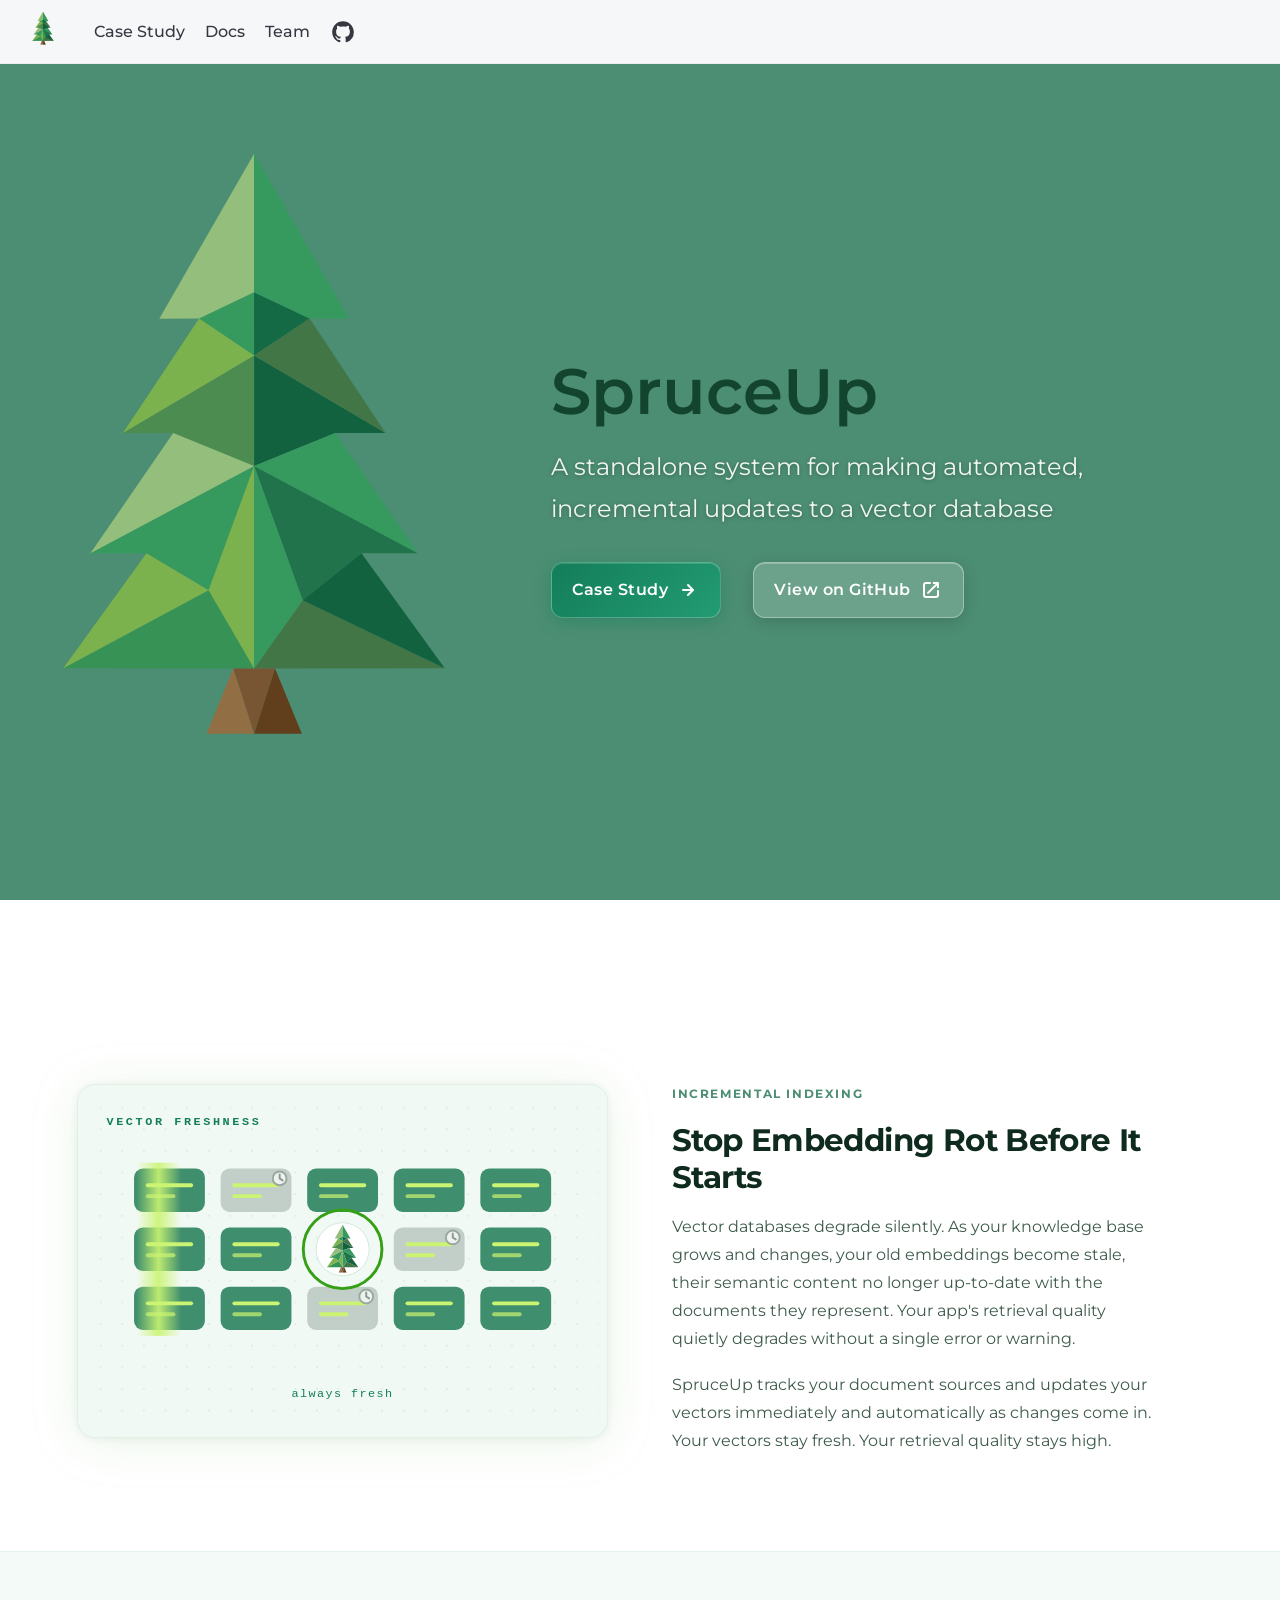
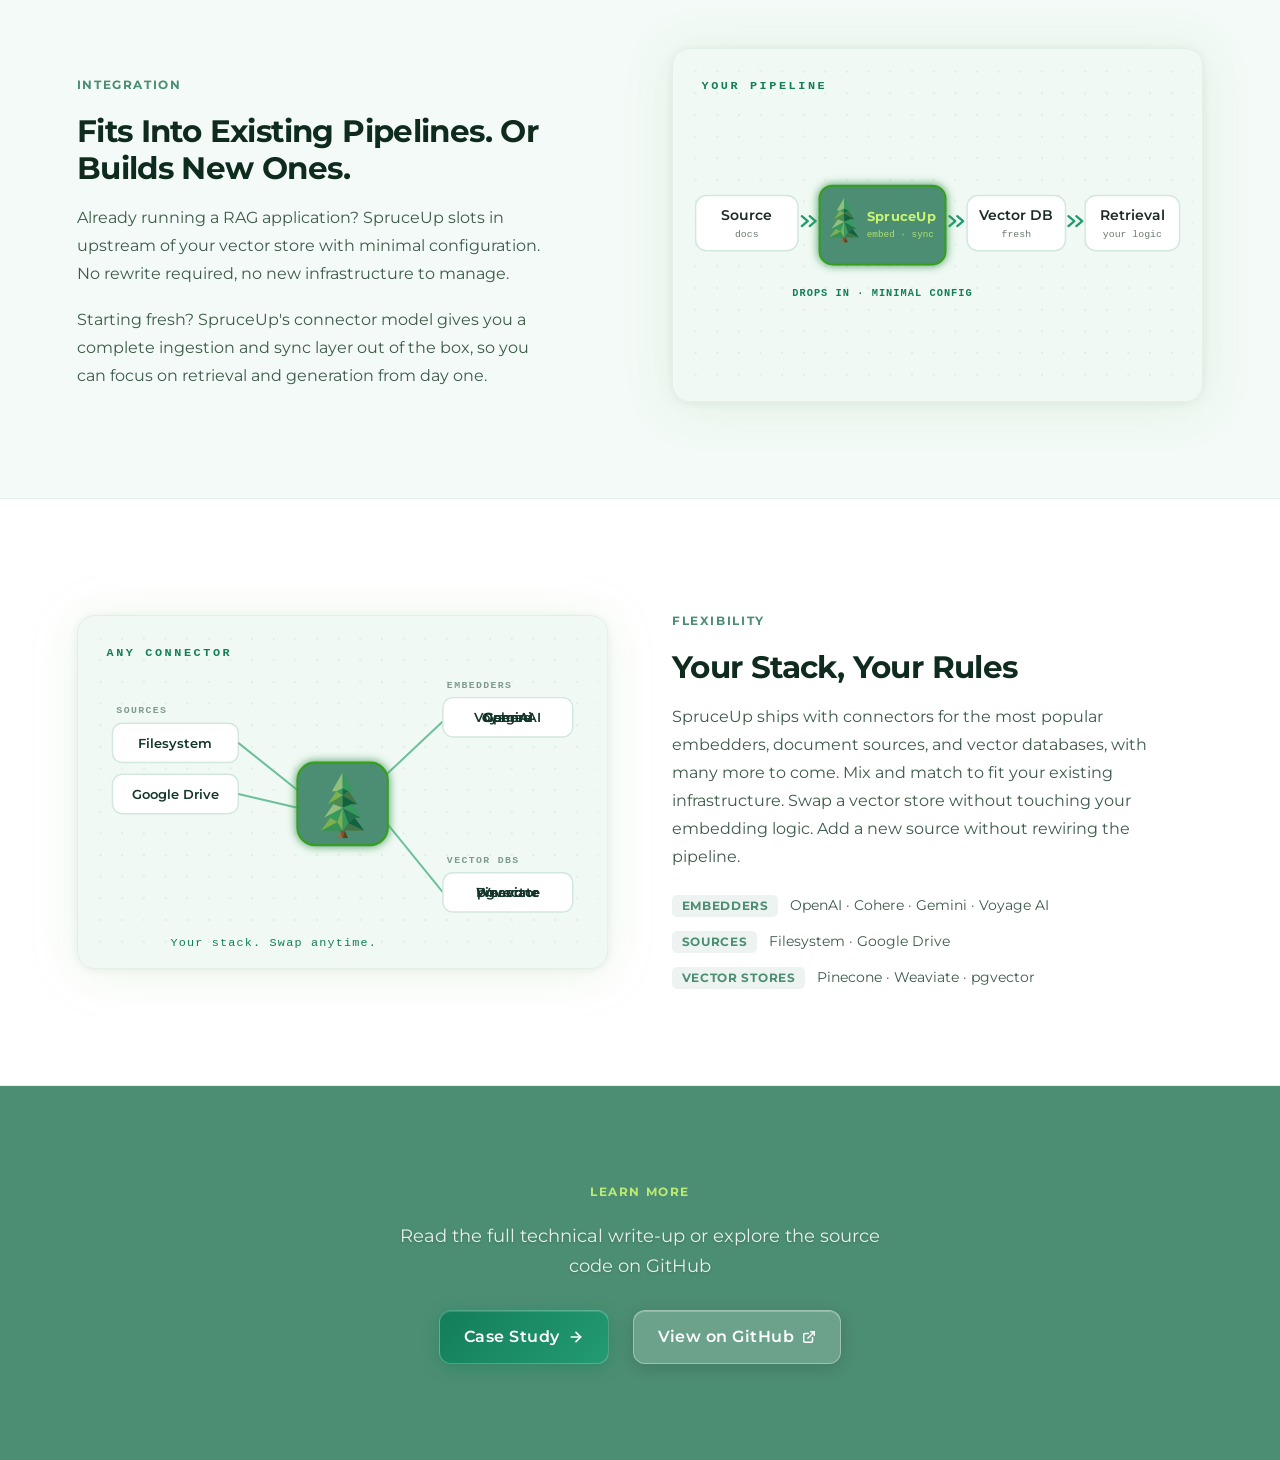
<file: index.html>
<!DOCTYPE html><html lang="en" dir="ltr" data-theme="dark" data-has-hero class="astro-bguv2lll"> <head><meta charset="utf-8"/><meta name="viewport" content="width=device-width, initial-scale=1"/><title>SpruceUp</title><link rel="canonical" href="https://spruceup-ai.github.io/"/><link rel="sitemap" href="/sitemap-index.xml"/><link rel="shortcut icon" href="/spruceup-logo-only-transparent.png" type="image/png"/><meta name="generator" content="Astro v6.4.4"/><meta name="generator" content="Starlight v0.39.3"/><meta property="og:title" content="SpruceUp"/><meta property="og:type" content="article"/><meta property="og:url" content="https://spruceup-ai.github.io/"/><meta property="og:locale" content="en"/><meta property="og:description" content="A standalone system for making automated, incremental updates to a vector database"/><meta property="og:site_name" content="SpruceUp"/><meta name="twitter:card" content="summary_large_image"/><meta name="description" content="A standalone system for making automated, incremental updates to a vector database"/><script>
	document.documentElement.dataset.theme = 'light';
</script><link rel="stylesheet" href="/_astro/print.DNXP8c50.css" media="print"><link rel="stylesheet" href="/_astro/common.BnS0pnOu.css"><script type="module" src="/_astro/page.B_tncCx8.js"></script><link rel="stylesheet" href="/_astro/index.CWJ2dgGS.css"></head> <body class="astro-bguv2lll"> <a href="#_top" class="astro-7q3lir66">Skip to content</a> <div class="page sl-flex astro-vrdttmbt"> <header class="header astro-vrdttmbt"><div class="header astro-3ef6ksr2"> <a href="/" class="logo-link astro-3ef6ksr2" aria-label="SpruceUp home"> <img src="/_astro/spruceup-logo-only-transparent.iL2BIKzi.png" width="1376" height="768" alt="" aria-hidden="true" class="logo-img astro-3ef6ksr2"> </a> <!-- Desktop nav --> <div class="sl-hidden md:sl-flex print:hidden right-group astro-3ef6ksr2"> <nav class="top-nav sl-flex astro-3ef6ksr2" aria-label="Site navigation"> <a href="/case-study/" class="nav-link astro-3ef6ksr2">Case Study</a><a href="/docs/" class="nav-link astro-3ef6ksr2">Docs</a><a href="/team/" class="nav-link astro-3ef6ksr2">Team</a> <a href="https://github.com/SpruceUp-ai/SpruceUp" class="nav-link github-link astro-3ef6ksr2" target="_blank" rel="noopener noreferrer" aria-label="GitHub"> <svg xmlns="http://www.w3.org/2000/svg" width="26" height="26" viewBox="0 0 24 24" fill="currentColor" aria-hidden="true" class="astro-3ef6ksr2"> <path d="M12 2C6.477 2 2 6.484 2 12.017c0 4.425 2.865 8.18 6.839 9.504.5.092.682-.217.682-.483 0-.237-.008-.868-.013-1.703-2.782.605-3.369-1.343-3.369-1.343-.454-1.158-1.11-1.466-1.11-1.466-.908-.62.069-.608.069-.608 1.003.07 1.531 1.032 1.531 1.032.892 1.53 2.341 1.088 2.91.832.092-.647.35-1.088.636-1.338-2.22-.253-4.555-1.113-4.555-4.951 0-1.093.39-1.988 1.029-2.688-.103-.253-.446-1.272.098-2.65 0 0 .84-.27 2.75 1.026A9.564 9.564 0 0112 6.844c.85.004 1.705.115 2.504.337 1.909-1.296 2.747-1.027 2.747-1.027.546 1.379.202 2.398.1 2.651.64.7 1.028 1.595 1.028 2.688 0 3.848-2.339 4.695-4.566 4.943.359.309.678.92.678 1.855 0 1.338-.012 2.419-.012 2.747 0 .268.18.58.688.482A10.019 10.019 0 0022 12.017C22 6.484 17.522 2 12 2z" class="astro-3ef6ksr2"></path> </svg> </a> </nav> </div> <!-- Mobile hamburger --> <details class="mobile-nav md:sl-hidden print:hidden astro-3ef6ksr2"> <summary aria-label="Open navigation menu" class="astro-3ef6ksr2"> <span class="bar astro-3ef6ksr2"></span> <span class="bar astro-3ef6ksr2"></span> <span class="bar astro-3ef6ksr2"></span> </summary> <nav class="mobile-menu astro-3ef6ksr2" aria-label="Mobile navigation"> <a href="/case-study/" class="mobile-nav-link astro-3ef6ksr2">Case Study</a><a href="/docs/" class="mobile-nav-link astro-3ef6ksr2">Docs</a><a href="/team/" class="mobile-nav-link astro-3ef6ksr2">Team</a> <a href="https://github.com/SpruceUp-ai/SpruceUp" class="mobile-nav-link astro-3ef6ksr2" target="_blank" rel="noopener noreferrer"> <svg xmlns="http://www.w3.org/2000/svg" width="18" height="18" viewBox="0 0 24 24" fill="currentColor" aria-hidden="true" class="astro-3ef6ksr2"> <path d="M12 2C6.477 2 2 6.484 2 12.017c0 4.425 2.865 8.18 6.839 9.504.5.092.682-.217.682-.483 0-.237-.008-.868-.013-1.703-2.782.605-3.369-1.343-3.369-1.343-.454-1.158-1.11-1.466-1.11-1.466-.908-.62.069-.608.069-.608 1.003.07 1.531 1.032 1.531 1.032.892 1.53 2.341 1.088 2.91.832.092-.647.35-1.088.636-1.338-2.22-.253-4.555-1.113-4.555-4.951 0-1.093.39-1.988 1.029-2.688-.103-.253-.446-1.272.098-2.65 0 0 .84-.27 2.75 1.026A9.564 9.564 0 0112 6.844c.85.004 1.705.115 2.504.337 1.909-1.296 2.747-1.027 2.747-1.027.546 1.379.202 2.398.1 2.651.64.7 1.028 1.595 1.028 2.688 0 3.848-2.339 4.695-4.566 4.943.359.309.678.92.678 1.855 0 1.338-.012 2.419-.012 2.747 0 .268.18.58.688.482A10.019 10.019 0 0022 12.017C22 6.484 17.522 2 12 2z" class="astro-3ef6ksr2"></path> </svg>
GitHub
</a> </nav> </details> </div> <script type="module">document.addEventListener("click",n=>{const e=document.querySelector(".mobile-nav");e?.open&&!e.contains(n.target)&&(e.open=!1)});</script></header>  <div class="main-frame astro-vrdttmbt">  <script type="module">const a=document.getElementById("starlight__sidebar"),n=a?.querySelector("sl-sidebar-state-persist"),o="sl-sidebar-state",i=()=>{let t=[];const e=n?.dataset.hash||"";try{const s=sessionStorage.getItem(o),r=JSON.parse(s||"{}");Array.isArray(r.open)&&r.hash===e&&(t=r.open)}catch{}return{hash:e,open:t,scroll:a?.scrollTop||0}},c=t=>{try{sessionStorage.setItem(o,JSON.stringify(t))}catch{}},d=()=>c(i()),l=(t,e)=>{const s=i();s.open[e]=t,c(s)};n?.addEventListener("click",t=>{if(!(t.target instanceof Element))return;const e=t.target.closest("summary")?.closest("details");if(!e)return;const s=e.querySelector("sl-sidebar-restore"),r=parseInt(s?.dataset.index||"");isNaN(r)||l(!e.open,r)});addEventListener("visibilitychange",()=>{document.visibilityState==="hidden"&&d()});addEventListener("pageHide",d);</script> <div class="toc-layout astro-2hkjwgzv">  <div class="main-pane astro-2hkjwgzv">  <main data-pagefind-body class="astro-bguv2lll" lang="en" dir="ltr">   <div class="content-panel astro-7nkwcw3z"> <div class="sl-container astro-7nkwcw3z"> <script type="module">"scrollRestoration"in history&&(history.scrollRestoration="manual");window.scrollTo(0,0);</script> <div class="hero astro-bbe6dxrz"> <img src="/_astro/spruceup-logo.BksP7Vha_Z1SMg9h.svg" loading="eager" decoding="async" alt="SpruceUp" width="800" height="800" class="astro-bbe6dxrz">   <div class="sl-flex stack astro-bbe6dxrz"> <div class="sl-flex copy astro-bbe6dxrz"> <h1 id="_top" data-page-title class="astro-bbe6dxrz">SpruceUp</h1>  <div class="tagline astro-bbe6dxrz">A standalone system for making automated, incremental updates to a vector database</div> </div> <div class="sl-flex actions astro-bbe6dxrz"> <a class="sl-link-button not-content primary astro-bbe6dxrz astro-xwgiixxa" href="/case-study/">  Case Study <svg aria-hidden="true" class="astro-xwgiixxa astro-c6vsoqas" width="16" height="16" viewBox="0 0 24 24" fill="currentColor" style="--sl-icon-size: 1.5rem;"><path d="M17.92 11.62a1.001 1.001 0 0 0-.21-.33l-5-5a1.003 1.003 0 1 0-1.42 1.42l3.3 3.29H7a1 1 0 0 0 0 2h7.59l-3.3 3.29a1.002 1.002 0 0 0 .325 1.639 1 1 0 0 0 1.095-.219l5-5a1 1 0 0 0 .21-.33 1 1 0 0 0 0-.76Z"/></svg> </a><a class="sl-link-button not-content minimal astro-bbe6dxrz astro-xwgiixxa" href="https://github.com/SpruceUp-ai/SpruceUp" target="_blank" rel="noopener noreferrer">  View on GitHub <svg aria-hidden="true" class="astro-xwgiixxa astro-c6vsoqas" width="16" height="16" viewBox="0 0 24 24" fill="currentColor" style="--sl-icon-size: 1.5rem;"><path d="M19.33 10.18a1 1 0 0 1-.77 0 1 1 0 0 1-.62-.93l.01-1.83-8.2 8.2a1 1 0 0 1-1.41-1.42l8.2-8.2H14.7a1 1 0 0 1 0-2h4.25a1 1 0 0 1 1 1v4.25a1 1 0 0 1-.62.93Z"/><path d="M11 4a1 1 0 1 1 0 2H7a1 1 0 0 0-1 1v10a1 1 0 0 0 1 1h10a1 1 0 0 0 1-1v-4a1 1 0 1 1 2 0v4a3 3 0 0 1-3 3H7a3 3 0 0 1-3-3V7a3 3 0 0 1 3-3h4Z"/></svg> </a> </div> </div> </div> <div class="sl-markdown-content"> <!-- Shared SVG defs: symbol, pattern, gradient, filter used by all three animations --><svg width="0" height="0" style="position:absolute" aria-hidden="true" class="astro-brwpwakl"> <defs class="astro-brwpwakl"> <symbol id="spruce" viewBox="16.69 7.51 162.17 246.80" class="astro-brwpwakl"> <path d="M 97.776461,66.450208 74.434216,77.68053 97.847257,93.404118 Z" fill="#369a5f" class="astro-brwpwakl"></path> <path d="m 97.776461,66.450208 0.0708,26.95391 23.568579,-15.735991 z" fill="#146a45" class="astro-brwpwakl"></path> <path d="M 97.847257,93.404118 42.036711,126.40469 h 21.398693 l 34.411853,13.98157 z" fill="#4d8c50" class="astro-brwpwakl"></path> <path d="m 97.847257,93.404118 v 46.982142 l 34.444413,-13.98157 h 21.43486 z" fill="#12623f" class="astro-brwpwakl"></path> <path d="M 97.847374,140.38626 28.262082,177.54714 H 52.08375 l 26.372335,15.77706 z" fill="#369a5f" class="astro-brwpwakl"></path> <path d="m 97.847374,140.38626 69.625606,37.16088 H 143.4633 l -25.00354,19.96075 z" fill="#20734a" class="astro-brwpwakl"></path> <path d="M 16.688174,226.49737 78.456085,193.3242 97.837954,226.56437 Z" fill="#369255" class="astro-brwpwakl"></path> <path d="M 178.85887,226.49737 118.45976,197.50789 97.837954,226.56437 Z" fill="#437646" class="astro-brwpwakl"></path> <path d="M 97.837952,226.56437 78.456085,193.3242 97.847374,140.38626 Z" fill="#7cb24d" class="astro-brwpwakl"></path> <path d="M 97.837952,226.56437 118.45976,197.50789 97.847374,140.38626 Z" fill="#369a5f" class="astro-brwpwakl"></path> <path d="M 178.85887,226.49737 143.4633,177.54714 118.45976,197.50789 Z" fill="#12623f" class="astro-brwpwakl"></path> <path d="M 16.688174,226.49737 78.456085,193.3242 52.08375,177.54714 Z" fill="#7cb24d" class="astro-brwpwakl"></path> <path d="M 28.262082,177.54714 97.847374,140.38626 63.435404,126.40469 Z" fill="#94be7b" class="astro-brwpwakl"></path> <path d="M 167.47298,177.54714 132.29167,126.40469 97.847374,140.38626 Z" fill="#369a5f" class="astro-brwpwakl"></path> <path d="M 153.72653,126.40469 121.41587,77.668286 97.847374,93.404017 Z" fill="#437646" class="astro-brwpwakl"></path> <path d="M 42.036711,126.40469 97.847374,93.404017 74.434059,77.680687 Z" fill="#7cb24d" class="astro-brwpwakl"></path> <path d="M 74.434059,77.680687 97.77646,66.450207 97.822577,7.5061232 57.510902,77.766859 Z" fill="#94be7b" class="astro-brwpwakl"></path> <path d="m 121.41584,77.668127 h 16.73619 L 97.822577,7.506123 97.77646,66.450207 Z" fill="#369a5f" class="astro-brwpwakl"></path> <path d="m 77.595025,254.3052 h 20.252346 l -8.86043,-27.74083 z" fill="#926e44" class="astro-brwpwakl"></path> <path d="M 97.847371,254.3052 106.7078,226.56437 H 88.986941 Z" fill="#785633" class="astro-brwpwakl"></path> <path d="m 97.847371,254.3052 8.860429,-27.74083 11.42866,27.74083 z" fill="#623f1c" class="astro-brwpwakl"></path> </symbol> <pattern id="dots" width="22" height="22" patternUnits="userSpaceOnUse" class="astro-brwpwakl"> <circle cx="2" cy="2" r="1.1" fill="#bfe0ce" class="astro-brwpwakl"></circle> </pattern> <linearGradient id="sweepGrad" x1="0" y1="0" x2="1" y2="0" class="astro-brwpwakl"> <stop offset="0" stop-color="#caf471" stop-opacity="0" class="astro-brwpwakl"></stop> <stop offset="0.5" stop-color="#caf471" stop-opacity="0.9" class="astro-brwpwakl"></stop> <stop offset="1" stop-color="#caf471" stop-opacity="0" class="astro-brwpwakl"></stop> </linearGradient> <filter id="softGlow" x="-50%" y="-50%" width="200%" height="200%" class="astro-brwpwakl"> <feGaussianBlur stdDeviation="5" result="b" class="astro-brwpwakl"></feGaussianBlur> <feMerge class="astro-brwpwakl"><feMergeNode in="b" class="astro-brwpwakl"></feMergeNode><feMergeNode in="SourceGraphic" class="astro-brwpwakl"></feMergeNode></feMerge> </filter> </defs> </svg> <div class="features-root astro-brwpwakl"> <!-- ── Section 1: Embedding Rot ─────────────────────────────── --> <section class="fs-section fs-white astro-brwpwakl"> <div class="fs-inner astro-brwpwakl"> <div class="fs-row astro-brwpwakl"> <figure class="fs-visual astro-brwpwakl" aria-hidden="true"> <svg viewBox="0 0 540 360" width="540" height="360" class="ph-img astro-brwpwakl"> <rect width="540" height="360" rx="18" fill="#f1f9f5" class="astro-brwpwakl"></rect> <rect x="10" y="10" width="520" height="340" rx="13" fill="url(#dots)" opacity="0.5" class="astro-brwpwakl"></rect> <rect x="0.5" y="0.5" width="539" height="359" rx="18" fill="none" stroke="#e0efe7" class="astro-brwpwakl"></rect> <text x="30" y="42" style="font-family:'Spline Sans Mono',monospace;font-size:12px;font-weight:600;letter-spacing:.22em;" fill="#137e59" class="astro-brwpwakl">VECTOR FRESHNESS</text> <g class="astro-brwpwakl"> <!-- row 1: stale at col 2 --> <g transform="translate(58,86)" class="astro-brwpwakl"><rect width="72" height="44" rx="9" fill="#3f8f6e" class="astro-brwpwakl"></rect><rect x="12" y="15" width="48" height="4" rx="2" fill="#caf471" class="astro-brwpwakl"></rect><rect x="12" y="26" width="30" height="4" rx="2" fill="#caf471" opacity="0.7" class="astro-brwpwakl"></rect></g> <g transform="translate(146,86)" class="astro-brwpwakl"><rect width="72" height="44" rx="9" fill="#c2cfc8" style="animation:staleCell1 5s ease-in-out infinite" class="astro-brwpwakl"></rect><rect x="12" y="15" width="48" height="4" rx="2" fill="#caf471" style="animation:staleAccent1 5s ease-in-out infinite" class="astro-brwpwakl"></rect><rect x="12" y="26" width="30" height="4" rx="2" fill="#caf471" style="animation:staleAccent1 5s ease-in-out infinite" class="astro-brwpwakl"></rect></g> <g transform="translate(234,86)" class="astro-brwpwakl"><rect width="72" height="44" rx="9" fill="#3f8f6e" class="astro-brwpwakl"></rect><rect x="12" y="15" width="48" height="4" rx="2" fill="#caf471" class="astro-brwpwakl"></rect><rect x="12" y="26" width="30" height="4" rx="2" fill="#caf471" opacity="0.7" class="astro-brwpwakl"></rect></g> <g transform="translate(322,86)" class="astro-brwpwakl"><rect width="72" height="44" rx="9" fill="#3f8f6e" class="astro-brwpwakl"></rect><rect x="12" y="15" width="48" height="4" rx="2" fill="#caf471" class="astro-brwpwakl"></rect><rect x="12" y="26" width="30" height="4" rx="2" fill="#caf471" opacity="0.7" class="astro-brwpwakl"></rect></g> <g transform="translate(410,86)" class="astro-brwpwakl"><rect width="72" height="44" rx="9" fill="#3f8f6e" class="astro-brwpwakl"></rect><rect x="12" y="15" width="48" height="4" rx="2" fill="#caf471" class="astro-brwpwakl"></rect><rect x="12" y="26" width="30" height="4" rx="2" fill="#caf471" opacity="0.7" class="astro-brwpwakl"></rect></g> <!-- row 2: stale at col 4 --> <g transform="translate(58,146)" class="astro-brwpwakl"><rect width="72" height="44" rx="9" fill="#3f8f6e" class="astro-brwpwakl"></rect><rect x="12" y="15" width="48" height="4" rx="2" fill="#caf471" class="astro-brwpwakl"></rect><rect x="12" y="26" width="30" height="4" rx="2" fill="#caf471" opacity="0.7" class="astro-brwpwakl"></rect></g> <g transform="translate(146,146)" class="astro-brwpwakl"><rect width="72" height="44" rx="9" fill="#3f8f6e" class="astro-brwpwakl"></rect><rect x="12" y="15" width="48" height="4" rx="2" fill="#caf471" class="astro-brwpwakl"></rect><rect x="12" y="26" width="30" height="4" rx="2" fill="#caf471" opacity="0.7" class="astro-brwpwakl"></rect></g> <g transform="translate(322,146)" class="astro-brwpwakl"><rect width="72" height="44" rx="9" fill="#c2cfc8" style="animation:staleCell2 5s ease-in-out infinite" class="astro-brwpwakl"></rect><rect x="12" y="15" width="48" height="4" rx="2" fill="#caf471" style="animation:staleAccent2 5s ease-in-out infinite" class="astro-brwpwakl"></rect><rect x="12" y="26" width="30" height="4" rx="2" fill="#caf471" style="animation:staleAccent2 5s ease-in-out infinite" class="astro-brwpwakl"></rect></g> <g transform="translate(410,146)" class="astro-brwpwakl"><rect width="72" height="44" rx="9" fill="#3f8f6e" class="astro-brwpwakl"></rect><rect x="12" y="15" width="48" height="4" rx="2" fill="#caf471" class="astro-brwpwakl"></rect><rect x="12" y="26" width="30" height="4" rx="2" fill="#caf471" opacity="0.7" class="astro-brwpwakl"></rect></g> <!-- row 3: stale at col 3 --> <g transform="translate(58,206)" class="astro-brwpwakl"><rect width="72" height="44" rx="9" fill="#3f8f6e" class="astro-brwpwakl"></rect><rect x="12" y="15" width="48" height="4" rx="2" fill="#caf471" class="astro-brwpwakl"></rect><rect x="12" y="26" width="30" height="4" rx="2" fill="#caf471" opacity="0.7" class="astro-brwpwakl"></rect></g> <g transform="translate(146,206)" class="astro-brwpwakl"><rect width="72" height="44" rx="9" fill="#3f8f6e" class="astro-brwpwakl"></rect><rect x="12" y="15" width="48" height="4" rx="2" fill="#caf471" class="astro-brwpwakl"></rect><rect x="12" y="26" width="30" height="4" rx="2" fill="#caf471" opacity="0.7" class="astro-brwpwakl"></rect></g> <g transform="translate(234,206)" class="astro-brwpwakl"><rect width="72" height="44" rx="9" fill="#c2cfc8" style="animation:staleCell3 5s ease-in-out infinite" class="astro-brwpwakl"></rect><rect x="12" y="15" width="48" height="4" rx="2" fill="#caf471" style="animation:staleAccent3 5s ease-in-out infinite" class="astro-brwpwakl"></rect><rect x="12" y="26" width="30" height="4" rx="2" fill="#caf471" style="animation:staleAccent3 5s ease-in-out infinite" class="astro-brwpwakl"></rect></g> <g transform="translate(322,206)" class="astro-brwpwakl"><rect width="72" height="44" rx="9" fill="#3f8f6e" class="astro-brwpwakl"></rect><rect x="12" y="15" width="48" height="4" rx="2" fill="#caf471" class="astro-brwpwakl"></rect><rect x="12" y="26" width="30" height="4" rx="2" fill="#caf471" opacity="0.7" class="astro-brwpwakl"></rect></g> <g transform="translate(410,206)" class="astro-brwpwakl"><rect width="72" height="44" rx="9" fill="#3f8f6e" class="astro-brwpwakl"></rect><rect x="12" y="15" width="48" height="4" rx="2" fill="#caf471" class="astro-brwpwakl"></rect><rect x="12" y="26" width="30" height="4" rx="2" fill="#caf471" opacity="0.7" class="astro-brwpwakl"></rect></g> </g> <!-- stale clock badges --> <g style="animation:staleClock1 5s ease-in-out infinite" fill="none" stroke="#8a9a90" stroke-width="2" stroke-linecap="round" class="astro-brwpwakl"> <g transform="translate(206,96)" class="astro-brwpwakl"><circle r="7" fill="#eef2ef" stroke="#9aa89f" class="astro-brwpwakl"></circle><path d="M0,-4 L0,0 L3,2" class="astro-brwpwakl"></path></g> </g> <g style="animation:staleClock2 5s ease-in-out infinite" fill="none" stroke="#8a9a90" stroke-width="2" stroke-linecap="round" class="astro-brwpwakl"> <g transform="translate(382,156)" class="astro-brwpwakl"><circle r="7" fill="#eef2ef" stroke="#9aa89f" class="astro-brwpwakl"></circle><path d="M0,-4 L0,0 L3,2" class="astro-brwpwakl"></path></g> </g> <g style="animation:staleClock3 5s ease-in-out infinite" fill="none" stroke="#8a9a90" stroke-width="2" stroke-linecap="round" class="astro-brwpwakl"> <g transform="translate(294,216)" class="astro-brwpwakl"><circle r="7" fill="#eef2ef" stroke="#9aa89f" class="astro-brwpwakl"></circle><path d="M0,-4 L0,0 L3,2" class="astro-brwpwakl"></path></g> </g> <!-- lime refresh sweep --> <rect x="60" y="80" width="46" height="176" fill="url(#sweepGrad)" style="animation:sweepX 5s ease-in-out infinite" class="astro-brwpwakl"></rect> <!-- SpruceUp hub + refresh ring --> <circle cx="270" cy="168" r="40" fill="none" stroke="#35a016" stroke-width="3" style="transform-box:fill-box;transform-origin:center;animation:ring 5s ease-in-out infinite" class="astro-brwpwakl"></circle> <circle cx="270" cy="168" r="27" fill="#ffffff" stroke="#d3e8dd" class="astro-brwpwakl"></circle> <g style="transform-box:fill-box;transform-origin:center;animation:logoPulse 5s ease-in-out infinite" class="astro-brwpwakl"><use href="#spruce" x="254" y="143" width="32" height="49" class="astro-brwpwakl"></use></g> <text x="270" y="318" text-anchor="middle" style="font-family:'Spline Sans Mono',monospace;font-size:12px;font-weight:500;letter-spacing:.12em;" fill="#137e59" class="astro-brwpwakl">always fresh</text> </svg> </figure> <div class="fs-copy astro-brwpwakl"> <p class="fs-eyebrow astro-brwpwakl">Incremental Indexing</p> <h2 class="fs-heading astro-brwpwakl">Stop Embedding Rot Before It Starts</h2> <p class="fs-body astro-brwpwakl">
Vector databases degrade silently. As your knowledge base grows and changes, your old embeddings become
            stale, their semantic content no longer up-to-date with the documents they represent. Your app's retrieval quality quietly degrades without a single error or warning.
</p> <p class="fs-body astro-brwpwakl">
SpruceUp tracks your document sources and updates your vectors immediately and automatically as changes come in. Your vectors stay fresh. Your retrieval quality stays high.
</p> </div> </div> </div> </section> <!-- ── Section 2: RAG Integration ───────────────────────────── --> <section class="fs-section fs-tint astro-brwpwakl"> <div class="fs-inner astro-brwpwakl"> <div class="fs-row fs-row--flip astro-brwpwakl"> <figure class="fs-visual astro-brwpwakl" aria-hidden="true"> <svg viewBox="0 0 540 360" width="540" height="360" class="ph-img astro-brwpwakl"> <rect width="540" height="360" rx="18" fill="#f1f9f5" class="astro-brwpwakl"></rect> <rect x="10" y="10" width="520" height="340" rx="13" fill="url(#dots)" opacity="0.5" class="astro-brwpwakl"></rect> <rect x="0.5" y="0.5" width="539" height="359" rx="18" fill="none" stroke="#e0efe7" class="astro-brwpwakl"></rect> <text x="30" y="42" style="font-family:'Spline Sans Mono',monospace;font-size:12px;font-weight:600;letter-spacing:.22em;" fill="#137e59" class="astro-brwpwakl">YOUR PIPELINE</text> <g style="font-family:'Montserrat',sans-serif" class="astro-brwpwakl"> <rect x="24" y="150" width="104" height="56" rx="11" fill="#ffffff" stroke="#d3e8dd" stroke-width="1.5" class="astro-brwpwakl"></rect> <text x="76" y="175" text-anchor="middle" font-size="14" font-weight="600" fill="#1b2b22" class="astro-brwpwakl">Source</text> <text x="76" y="192" text-anchor="middle" style="font-family:'Spline Sans Mono',monospace" font-size="10" fill="#6a7a70" class="astro-brwpwakl">docs</text> <rect x="300" y="150" width="100" height="56" rx="11" fill="#ffffff" stroke="#d3e8dd" stroke-width="1.5" class="astro-brwpwakl"></rect> <text x="350" y="175" text-anchor="middle" font-size="14" font-weight="600" fill="#1b2b22" class="astro-brwpwakl">Vector DB</text> <text x="350" y="192" text-anchor="middle" style="font-family:'Spline Sans Mono',monospace" font-size="10" fill="#6a7a70" class="astro-brwpwakl">fresh</text> <rect x="420" y="150" width="96" height="56" rx="11" fill="#ffffff" stroke="#d3e8dd" stroke-width="1.5" class="astro-brwpwakl"></rect> <text x="468" y="175" text-anchor="middle" font-size="14" font-weight="600" fill="#1b2b22" class="astro-brwpwakl">Retrieval</text> <text x="468" y="192" text-anchor="middle" style="font-family:'Spline Sans Mono',monospace" font-size="10" fill="#6a7a70" class="astro-brwpwakl">your logic</text> </g> <rect x="150" y="140" width="128" height="80" rx="13" fill="#eaf6ef" stroke="#35a016" stroke-width="1.6" stroke-dasharray="5 5" opacity="0.8" class="astro-brwpwakl"></rect> <polyline points="132,171 138,176 132,181" fill="none" stroke="#239b72" stroke-width="2.4" stroke-linecap="round" stroke-linejoin="round" style="animation:tick 1.2s linear infinite;animation-delay:-0.6s" class="astro-brwpwakl"></polyline> <polyline points="140,171 146,176 140,181" fill="none" stroke="#239b72" stroke-width="2.4" stroke-linecap="round" stroke-linejoin="round" style="animation:tick 1.2s linear infinite;animation-delay:-0.3s" class="astro-brwpwakl"></polyline> <polyline points="282,171 288,176 282,181" fill="none" stroke="#239b72" stroke-width="2.4" stroke-linecap="round" stroke-linejoin="round" style="animation:tick 1.2s linear infinite;animation-delay:-0.6s" class="astro-brwpwakl"></polyline> <polyline points="290,171 296,176 290,181" fill="none" stroke="#239b72" stroke-width="2.4" stroke-linecap="round" stroke-linejoin="round" style="animation:tick 1.2s linear infinite;animation-delay:-0.3s" class="astro-brwpwakl"></polyline> <polyline points="403,171 409,176 403,181" fill="none" stroke="#239b72" stroke-width="2.4" stroke-linecap="round" stroke-linejoin="round" style="animation:tick 1.2s linear infinite;animation-delay:-0.6s" class="astro-brwpwakl"></polyline> <polyline points="411,171 417,176 411,181" fill="none" stroke="#239b72" stroke-width="2.4" stroke-linecap="round" stroke-linejoin="round" style="animation:tick 1.2s linear infinite;animation-delay:-0.3s" class="astro-brwpwakl"></polyline> <g style="transform-box:fill-box;transform-origin:center;animation:dropIn 5.5s ease-in-out infinite" class="astro-brwpwakl"> <rect x="150" y="140" width="128" height="80" rx="13" fill="#4c8e73" stroke="#35a016" stroke-width="2" filter="url(#softGlow)" class="astro-brwpwakl"></rect> <use href="#spruce" x="160" y="152" width="30" height="46" class="astro-brwpwakl"></use> <text x="198" y="176" font-size="13" font-weight="700" style="font-family:'Montserrat',sans-serif" letter-spacing="0.02em" fill="#caf471" class="astro-brwpwakl">SpruceUp</text> <text x="198" y="192" font-size="9.5" style="font-family:'Spline Sans Mono',monospace" fill="#caf471" opacity="0.8" class="astro-brwpwakl">embed · sync</text> </g> <text x="214" y="252" text-anchor="middle" style="font-family:'Spline Sans Mono',monospace;font-size:10.5px;font-weight:600;letter-spacing:.1em;" fill="#137e59" class="astro-brwpwakl">DROPS IN · MINIMAL CONFIG</text> </svg> </figure> <div class="fs-copy astro-brwpwakl"> <p class="fs-eyebrow astro-brwpwakl">Integration</p> <h2 class="fs-heading astro-brwpwakl">Fits Into Existing Pipelines. Or Builds New Ones.</h2> <p class="fs-body astro-brwpwakl">
Already running a RAG application? SpruceUp slots in upstream of your vector store with
            minimal configuration. No rewrite required, no new infrastructure to manage.
</p> <p class="fs-body astro-brwpwakl">
Starting fresh? SpruceUp's connector model gives you a complete
            ingestion and sync layer out of the box, so you can focus on retrieval and generation
            from day one.
</p> </div> </div> </div> </section> <!-- ── Section 3: Ecosystem-Agnostic ────────────────────────── --> <section class="fs-section fs-white astro-brwpwakl"> <div class="fs-inner astro-brwpwakl"> <div class="fs-row astro-brwpwakl"> <figure class="fs-visual astro-brwpwakl" aria-hidden="true"> <svg viewBox="0 0 540 360" width="540" height="360" class="ph-img astro-brwpwakl"> <rect width="540" height="360" rx="18" fill="#f1f9f5" class="astro-brwpwakl"></rect> <rect x="10" y="10" width="520" height="340" rx="13" fill="url(#dots)" opacity="0.5" class="astro-brwpwakl"></rect> <rect x="0.5" y="0.5" width="539" height="359" rx="18" fill="none" stroke="#e0efe7" class="astro-brwpwakl"></rect> <text x="30" y="42" style="font-family:'Spline Sans Mono',monospace;font-size:12px;font-weight:600;letter-spacing:.22em;" fill="#137e59" class="astro-brwpwakl">ANY CONNECTOR</text> <!-- SOURCES --> <text x="40" y="100" style="font-family:'Spline Sans Mono',monospace;font-size:10px;font-weight:600;letter-spacing:.14em;" fill="#7f9b8d" class="astro-brwpwakl">SOURCES</text> <rect x="36" y="110" width="128" height="40" rx="10" fill="#ffffff" stroke="#d3e8dd" stroke-width="1.5" class="astro-brwpwakl"></rect> <text x="100" y="135" text-anchor="middle" font-size="13" font-weight="600" style="font-family:'Montserrat',sans-serif" fill="#14352a" class="astro-brwpwakl">Filesystem</text> <!-- second source appears mid-loop --> <g style="animation:src2Appear 6s ease-in-out infinite" class="astro-brwpwakl"> <rect x="36" y="162" width="128" height="40" rx="10" fill="#ffffff" stroke="#d3e8dd" stroke-width="1.5" class="astro-brwpwakl"></rect> <text x="100" y="187" text-anchor="middle" font-size="13" font-weight="600" style="font-family:'Montserrat',sans-serif" fill="#14352a" class="astro-brwpwakl">Google Drive</text> <line x1="164" y1="182" x2="224" y2="196" stroke="#6cc09a" stroke-width="2" class="astro-brwpwakl"></line> </g> <!-- connection lines --> <line x1="164" y1="130" x2="224" y2="178" stroke="#6cc09a" stroke-width="2" style="animation:linePulse 2.2s ease-in-out infinite" class="astro-brwpwakl"></line> <line x1="372" y1="108" x2="304" y2="172" stroke="#6cc09a" stroke-width="2" style="animation:linePulse 2.2s ease-in-out infinite;animation-delay:-0.7s" class="astro-brwpwakl"></line> <line x1="372" y1="282" x2="312" y2="208" stroke="#6cc09a" stroke-width="2" style="animation:linePulse 2.2s ease-in-out infinite;animation-delay:-1.4s" class="astro-brwpwakl"></line> <!-- hub --> <g style="transform-box:fill-box;transform-origin:center;animation:logoPulse 6s ease-in-out infinite" class="astro-brwpwakl"> <rect x="224" y="150" width="92" height="84" rx="18" fill="#4c8e73" stroke="#35a016" stroke-width="2" filter="url(#softGlow)" class="astro-brwpwakl"></rect> <use href="#spruce" x="248" y="160" width="44" height="67" class="astro-brwpwakl"></use> </g> <!-- EMBEDDERS --> <text x="376" y="74" style="font-family:'Spline Sans Mono',monospace;font-size:10px;font-weight:600;letter-spacing:.14em;" fill="#7f9b8d" class="astro-brwpwakl">EMBEDDERS</text> <rect x="372" y="84" width="132" height="40" rx="10" fill="#ffffff" stroke="#d3e8dd" stroke-width="1.5" class="astro-brwpwakl"></rect> <g style="font-family:'Montserrat',sans-serif;font-size:13px;font-weight:600" fill="#14352a" text-anchor="middle" class="astro-brwpwakl"> <text x="438" y="109" style="animation:swap4 6s ease-in-out infinite" class="astro-brwpwakl">OpenAI</text> <text x="438" y="109" style="animation:swap4 6s ease-in-out infinite;animation-delay:-1.5s" class="astro-brwpwakl">Cohere</text> <text x="438" y="109" style="animation:swap4 6s ease-in-out infinite;animation-delay:-3s" class="astro-brwpwakl">Gemini</text> <text x="438" y="109" style="animation:swap4 6s ease-in-out infinite;animation-delay:-4.5s" class="astro-brwpwakl">Voyage AI</text> </g> <!-- VECTOR DBS --> <text x="376" y="252" style="font-family:'Spline Sans Mono',monospace;font-size:10px;font-weight:600;letter-spacing:.14em;" fill="#7f9b8d" class="astro-brwpwakl">VECTOR DBS</text> <rect x="372" y="262" width="132" height="40" rx="10" fill="#ffffff" stroke="#d3e8dd" stroke-width="1.5" class="astro-brwpwakl"></rect> <g style="font-family:'Montserrat',sans-serif;font-size:13px;font-weight:600" fill="#14352a" text-anchor="middle" class="astro-brwpwakl"> <text x="438" y="287" style="animation:swap3 6s ease-in-out infinite" class="astro-brwpwakl">Pinecone</text> <text x="438" y="287" style="animation:swap3 6s ease-in-out infinite;animation-delay:-2s" class="astro-brwpwakl">Weaviate</text> <text x="438" y="287" style="animation:swap3 6s ease-in-out infinite;animation-delay:-4s" class="astro-brwpwakl">pgvector</text> </g> <text x="200" y="336" text-anchor="middle" style="font-family:'Spline Sans Mono',monospace;font-size:12px;font-weight:500;letter-spacing:.1em;" fill="#137e59" class="astro-brwpwakl">Your stack. Swap anytime.</text> </svg> </figure> <div class="fs-copy astro-brwpwakl"> <p class="fs-eyebrow astro-brwpwakl">Flexibility</p> <h2 class="fs-heading astro-brwpwakl">Your Stack, Your Rules</h2> <p class="fs-body astro-brwpwakl">
SpruceUp ships with connectors for the most popular embedders, document sources, and vector
            databases, with many more to come. Mix and match to fit your existing infrastructure. Swap a vector store
            without touching your embedding logic. Add a new source without rewiring the pipeline.
</p> <ul class="fs-connector-list astro-brwpwakl"> <li class="astro-brwpwakl"> <span class="cl-label astro-brwpwakl">Embedders</span>
OpenAI · Cohere · Gemini · Voyage AI
</li> <li class="astro-brwpwakl"> <span class="cl-label astro-brwpwakl">Sources</span>
Filesystem · Google Drive
</li> <li class="astro-brwpwakl"> <span class="cl-label astro-brwpwakl">Vector Stores</span>
Pinecone · Weaviate · pgvector
</li> </ul> </div> </div> </div> </section> </div>
<div class="cta-root astro-frbqrhml"> <section class="cta-section astro-frbqrhml"> <div class="cta-inner astro-frbqrhml"> <p class="cta-eyebrow astro-frbqrhml">Learn More</p> <p class="cta-body astro-frbqrhml">
Read the full technical write-up or explore the source code on GitHub
</p> <div class="cta-actions astro-frbqrhml"> <a href="/case-study/" class="cta-btn cta-btn--primary astro-frbqrhml">
Case Study
<svg xmlns="http://www.w3.org/2000/svg" width="16" height="16" viewBox="0 0 24 24" fill="none" stroke="currentColor" stroke-width="2.5" stroke-linecap="round" stroke-linejoin="round" aria-hidden="true" class="astro-frbqrhml"><line x1="5" y1="12" x2="19" y2="12" class="astro-frbqrhml"></line><polyline points="12 5 19 12 12 19" class="astro-frbqrhml"></polyline></svg> </a> <a href="https://github.com/SpruceUp-ai/SpruceUp" class="cta-btn cta-btn--ghost astro-frbqrhml" target="_blank" rel="noopener noreferrer">
View on GitHub
<svg xmlns="http://www.w3.org/2000/svg" width="14" height="14" viewBox="0 0 24 24" fill="none" stroke="currentColor" stroke-width="2.5" stroke-linecap="round" stroke-linejoin="round" aria-hidden="true" class="astro-frbqrhml"><path d="M18 13v6a2 2 0 0 1-2 2H5a2 2 0 0 1-2-2V8a2 2 0 0 1 2-2h6" class="astro-frbqrhml"></path><polyline points="15 3 21 3 21 9" class="astro-frbqrhml"></polyline><line x1="10" y1="14" x2="21" y2="3" class="astro-frbqrhml"></line></svg> </a> </div> </div> </section> </div>  <script type="module">const e=document.querySelector(".cta-inner");if(e){const n=new IntersectionObserver(([s])=>{s.isIntersecting&&(e.classList.add("in-view"),n.disconnect())},{threshold:.25});n.observe(e)}</script> </div>  </div> </div> </main> </div> </div> </div> </div> </body></html>
</file>
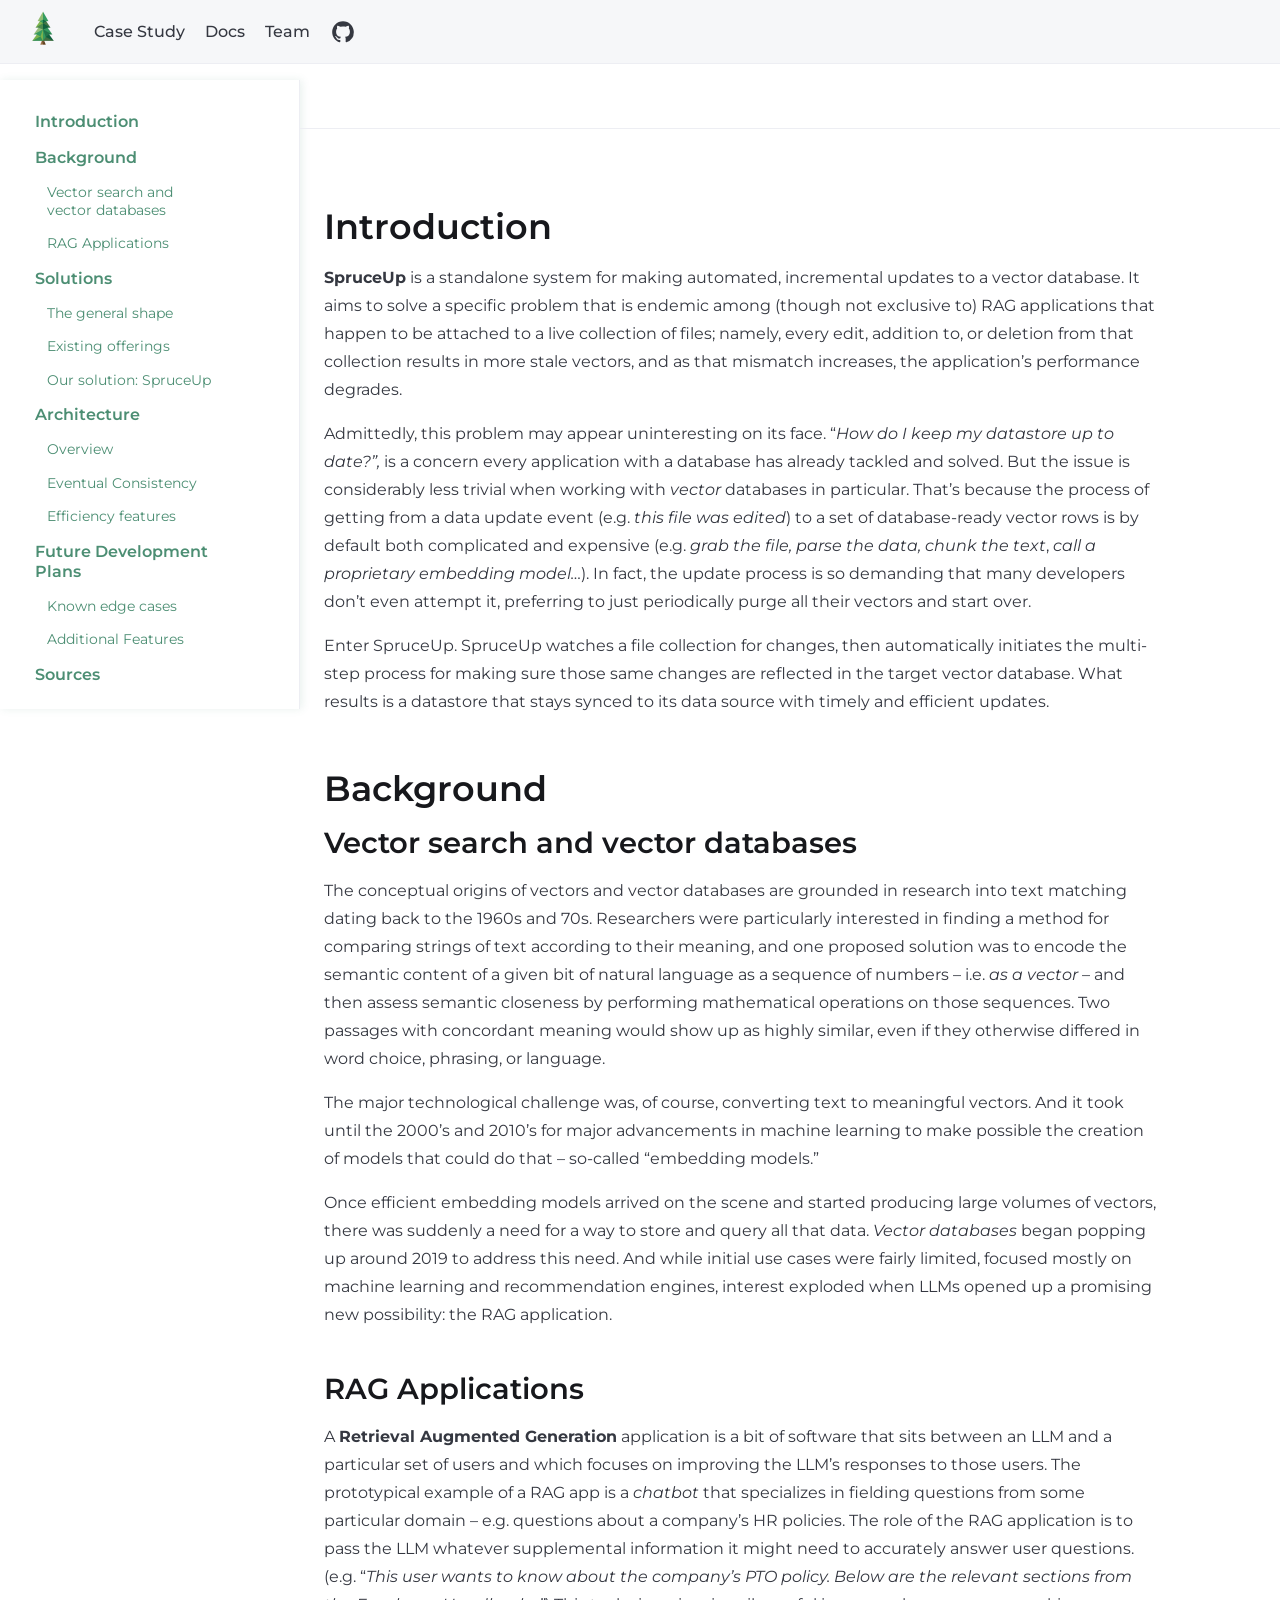
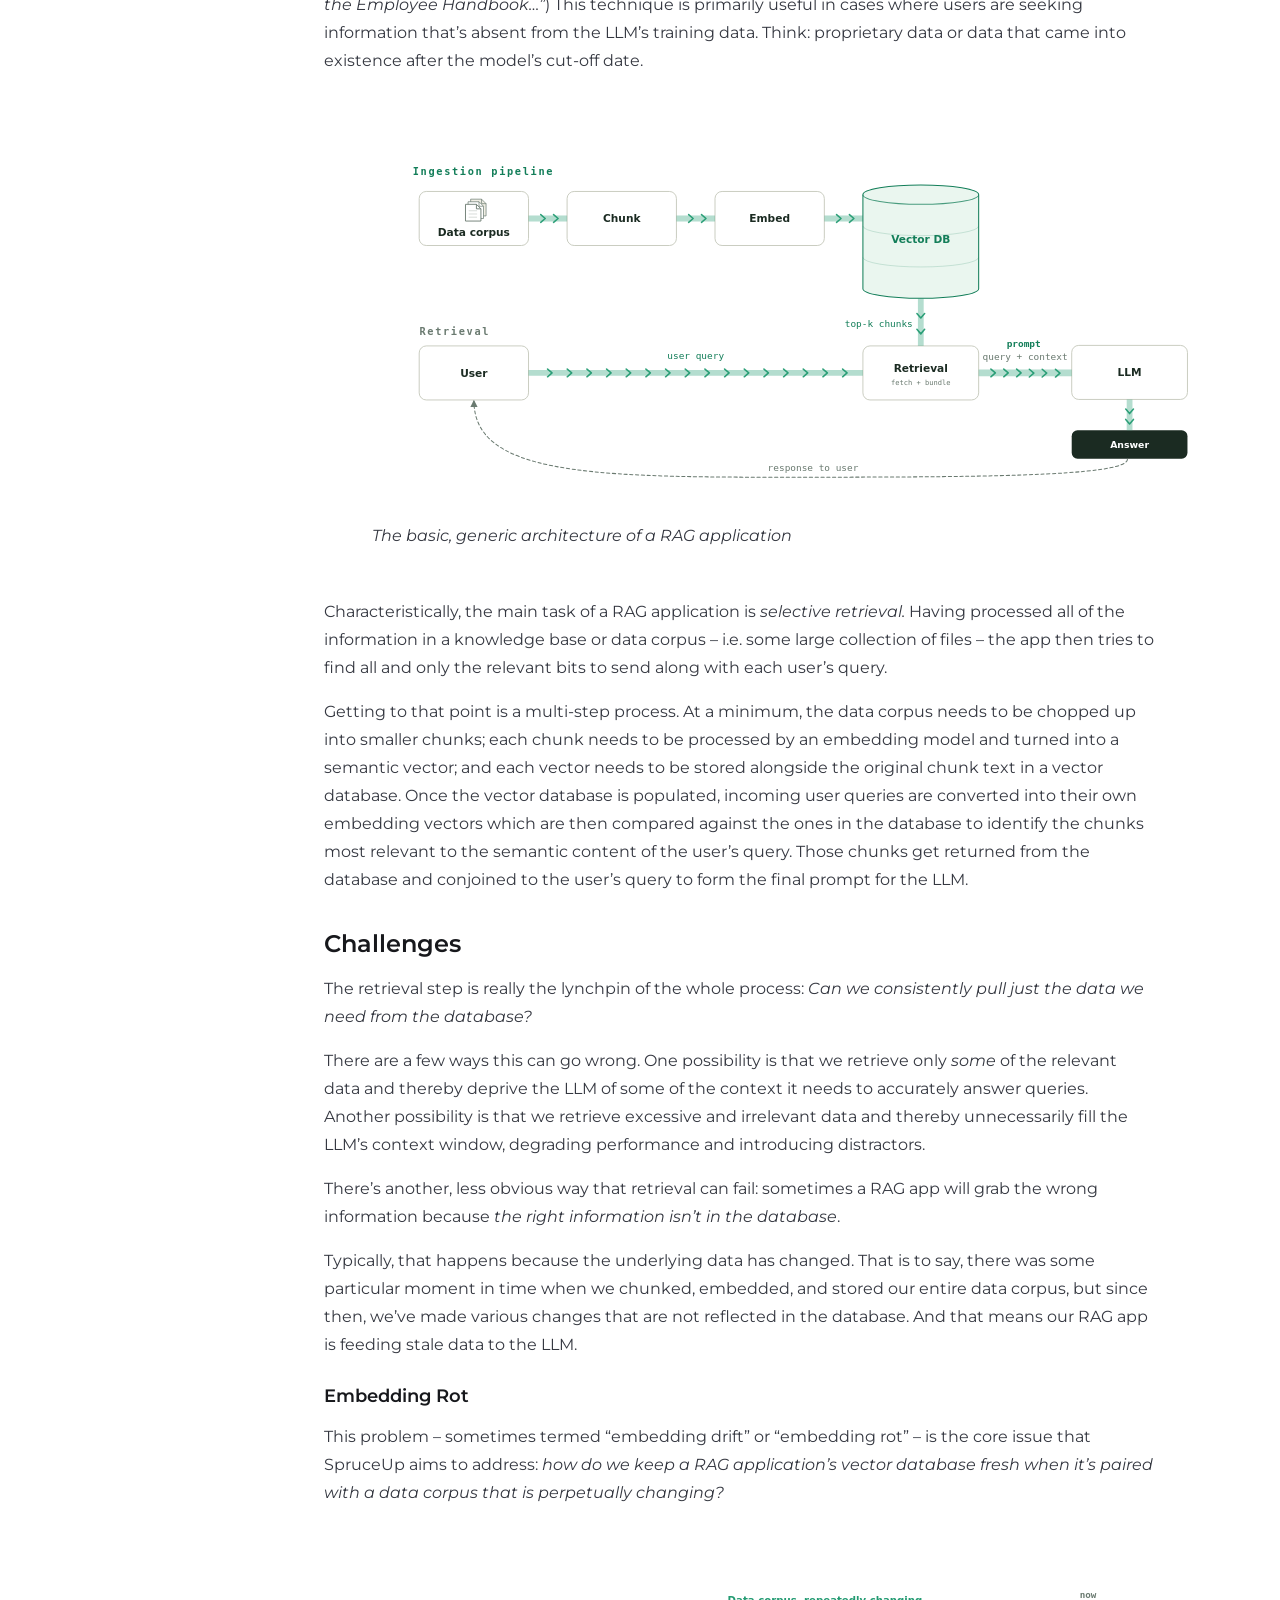
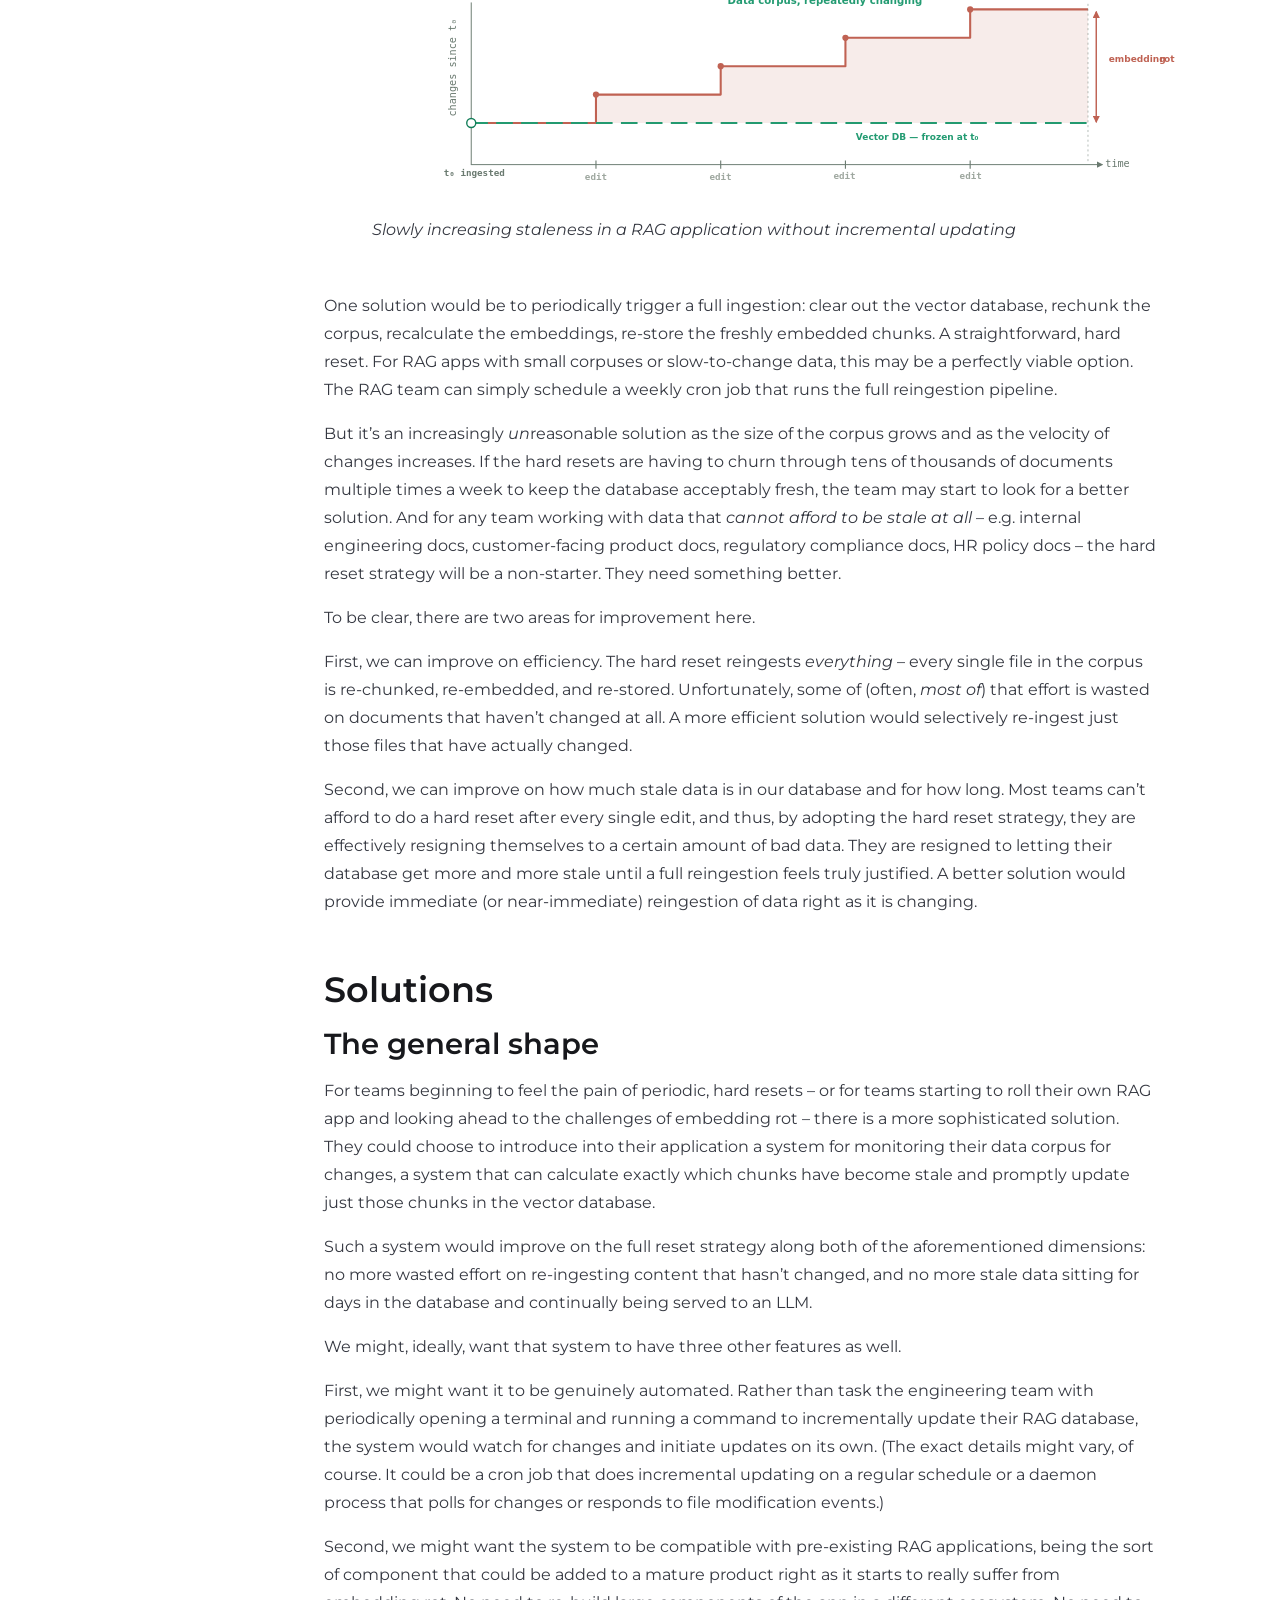
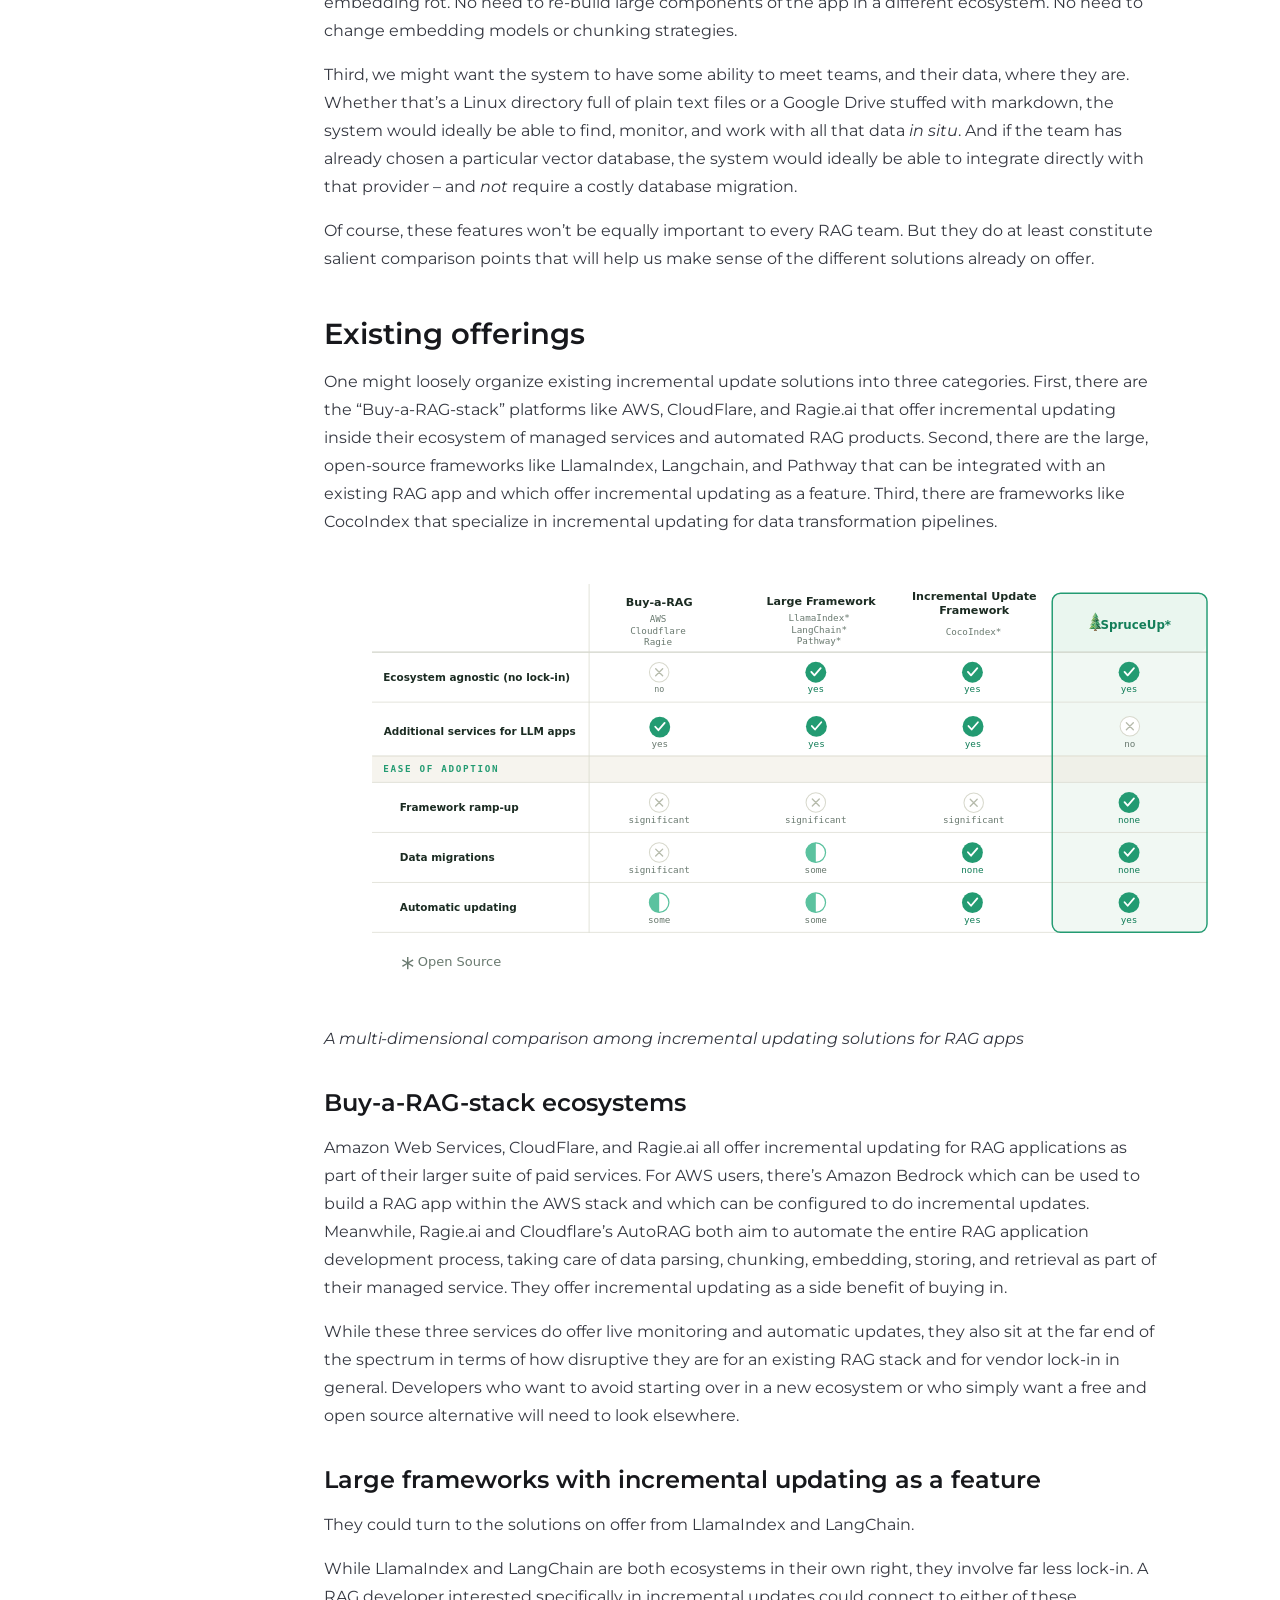
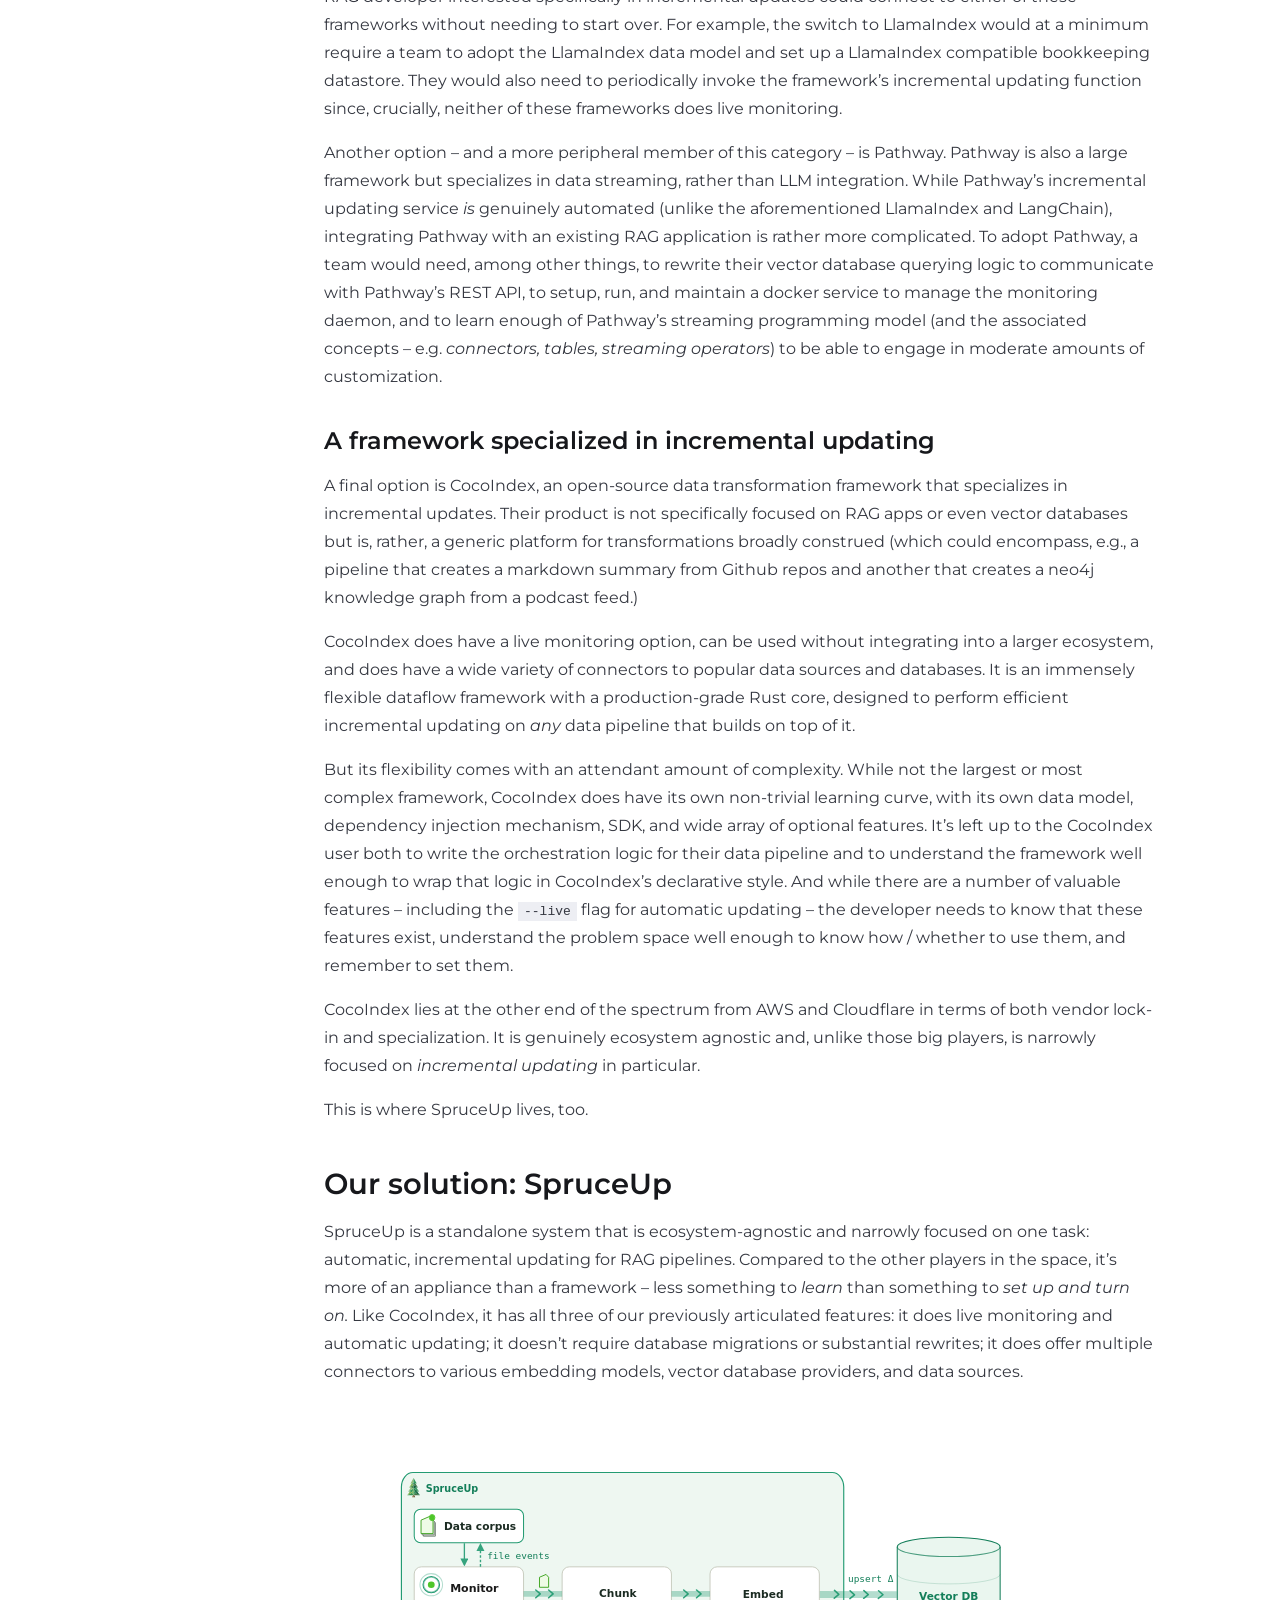
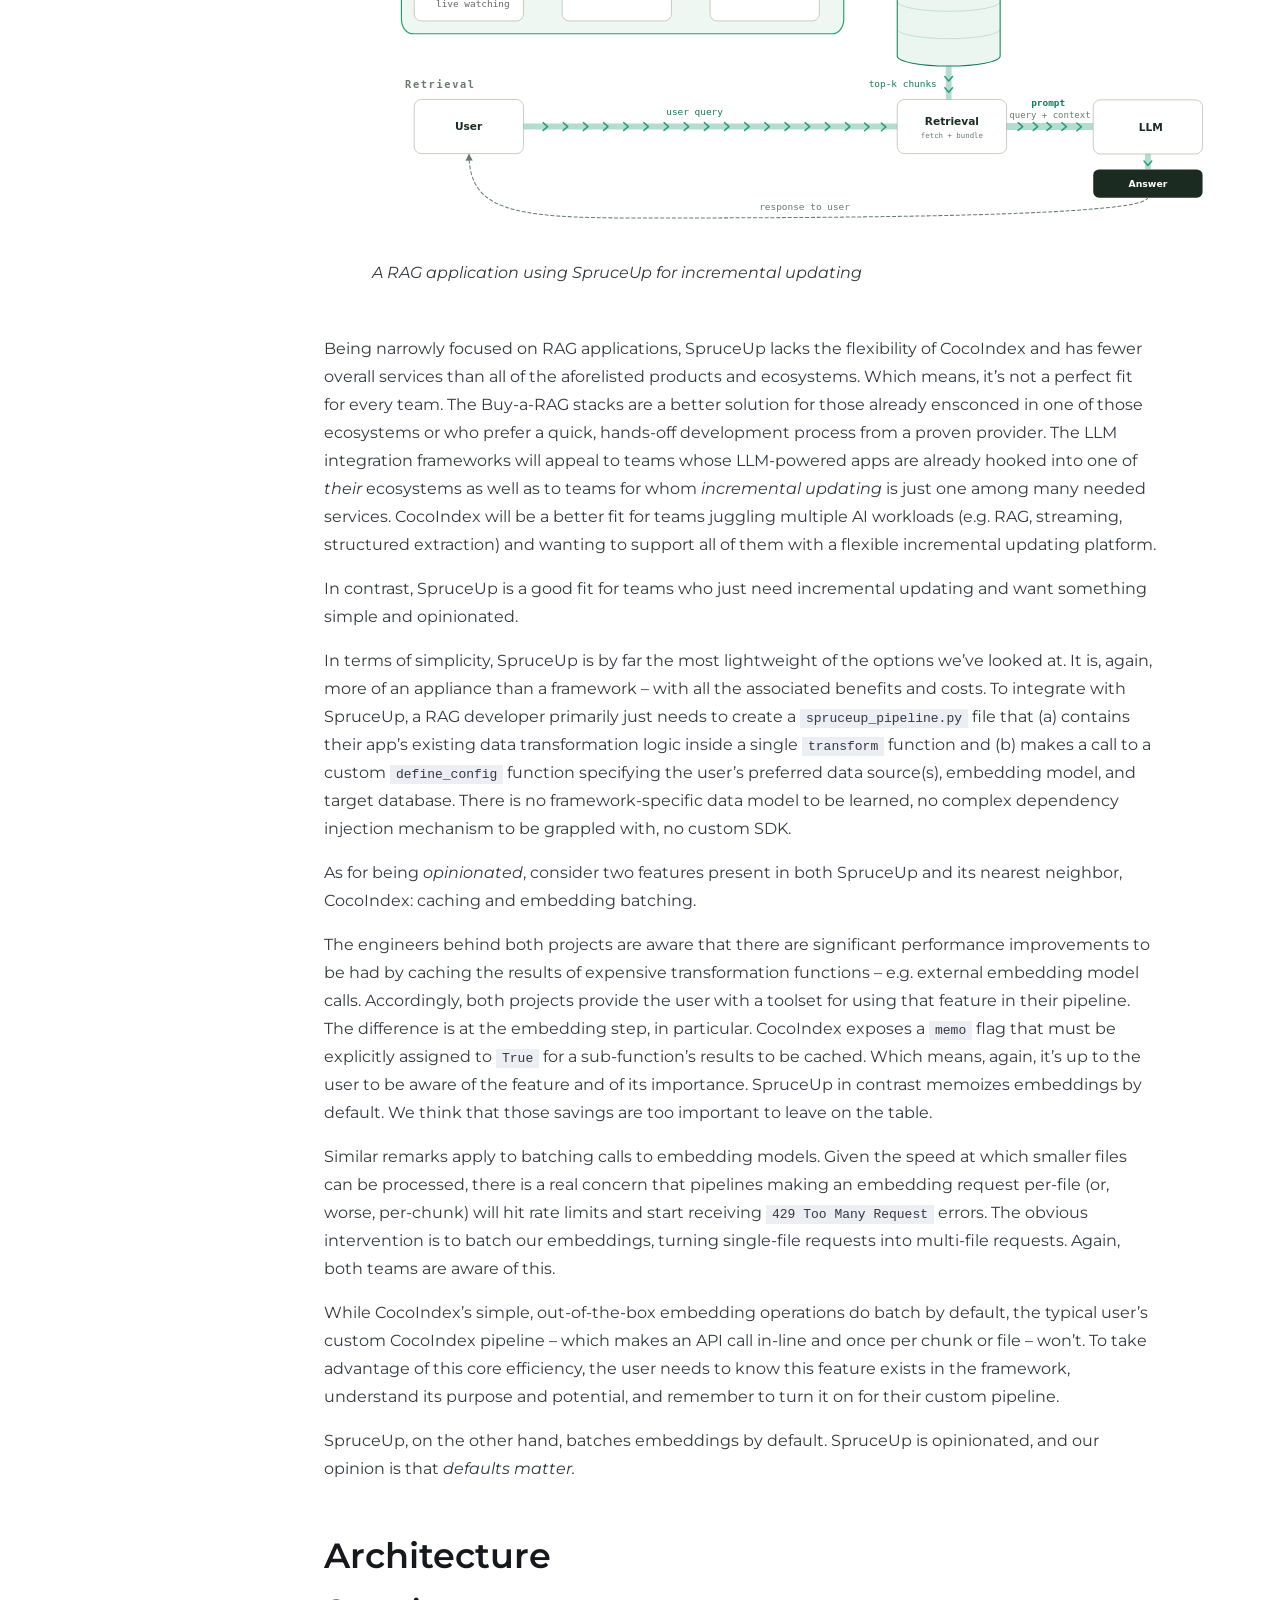
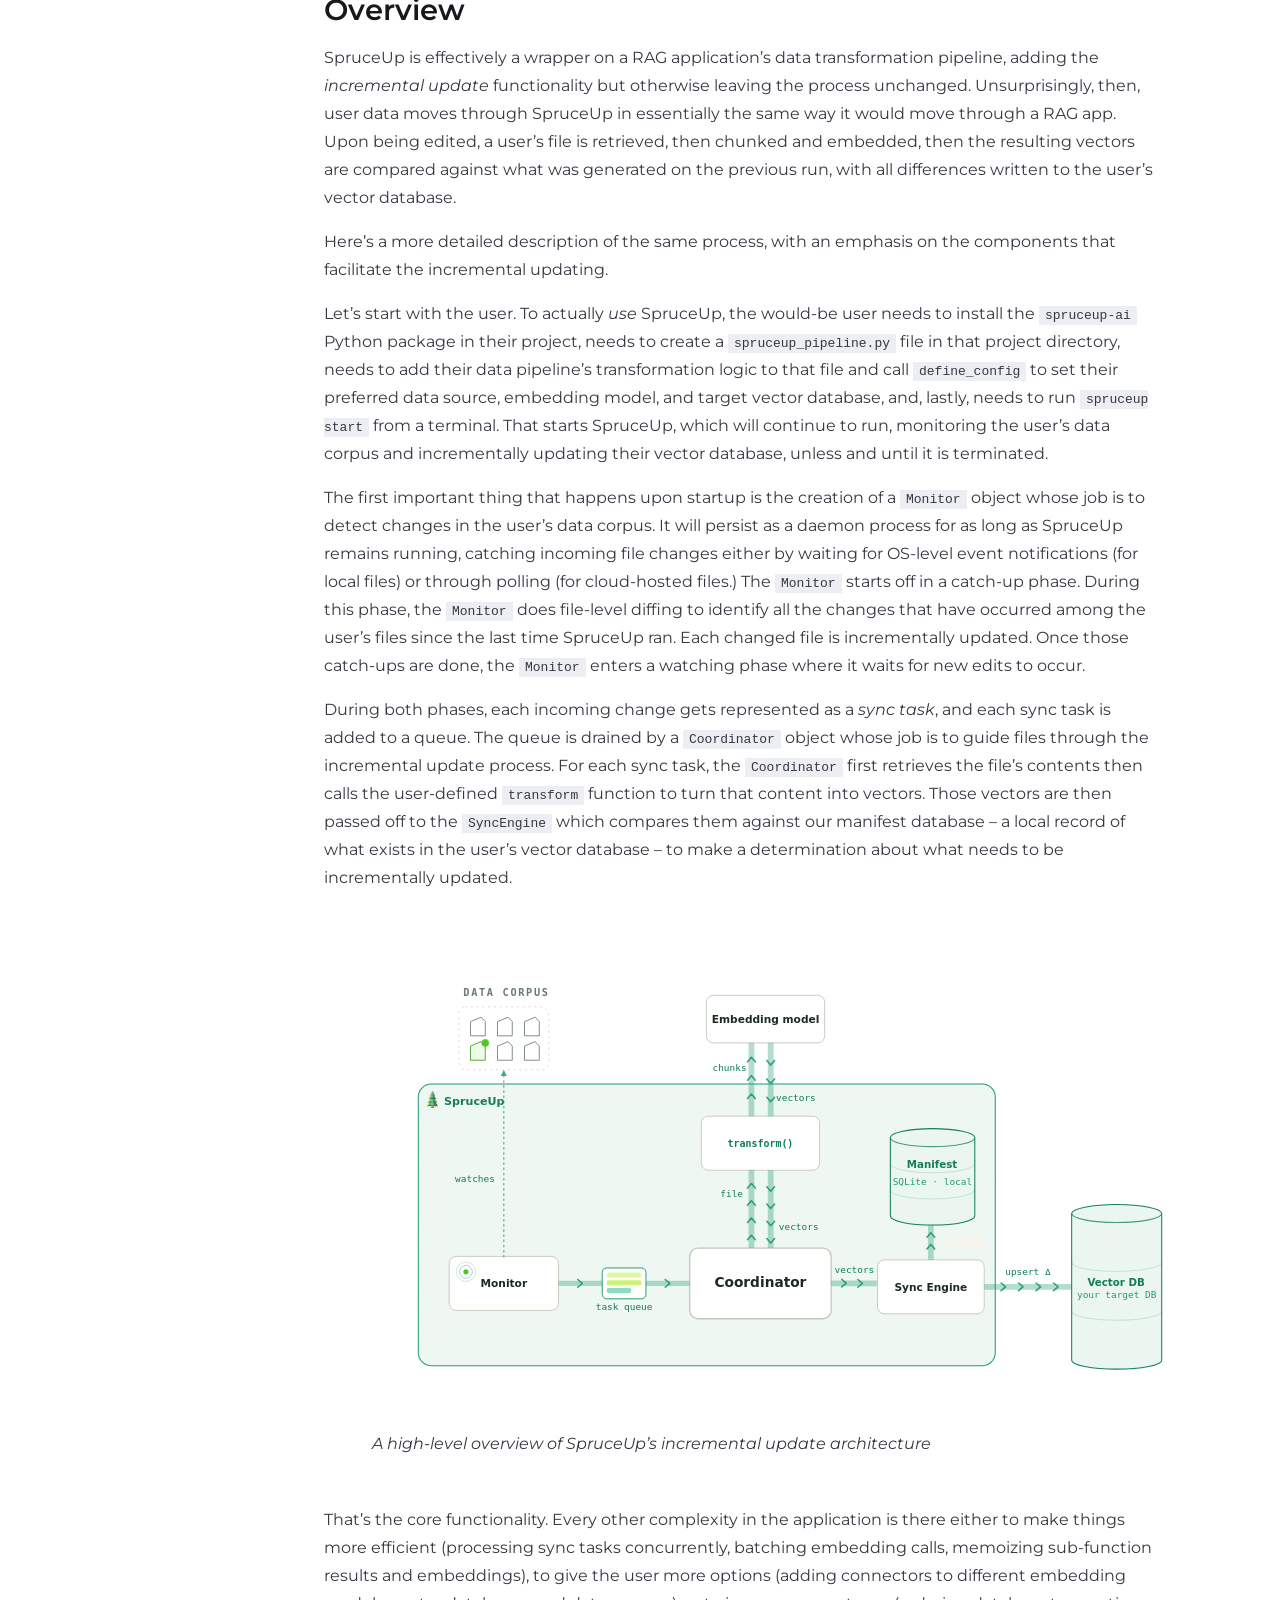
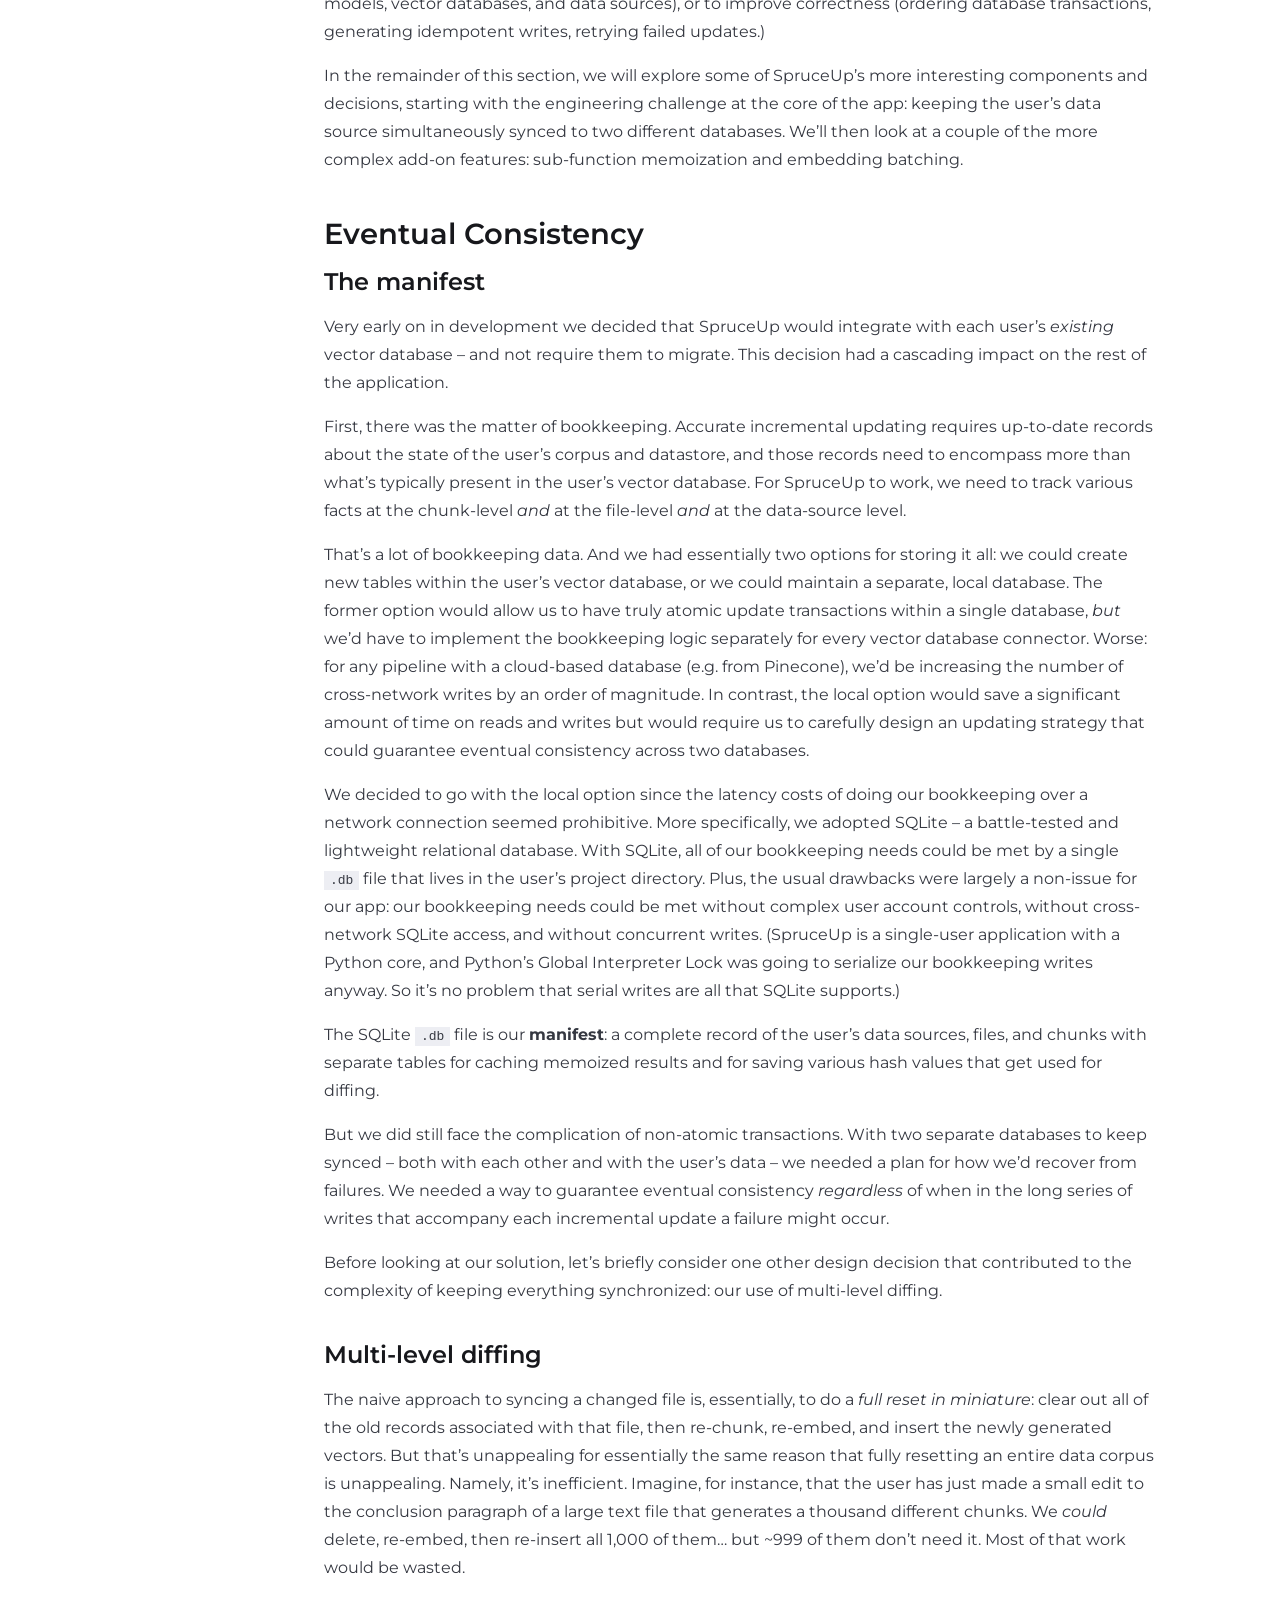
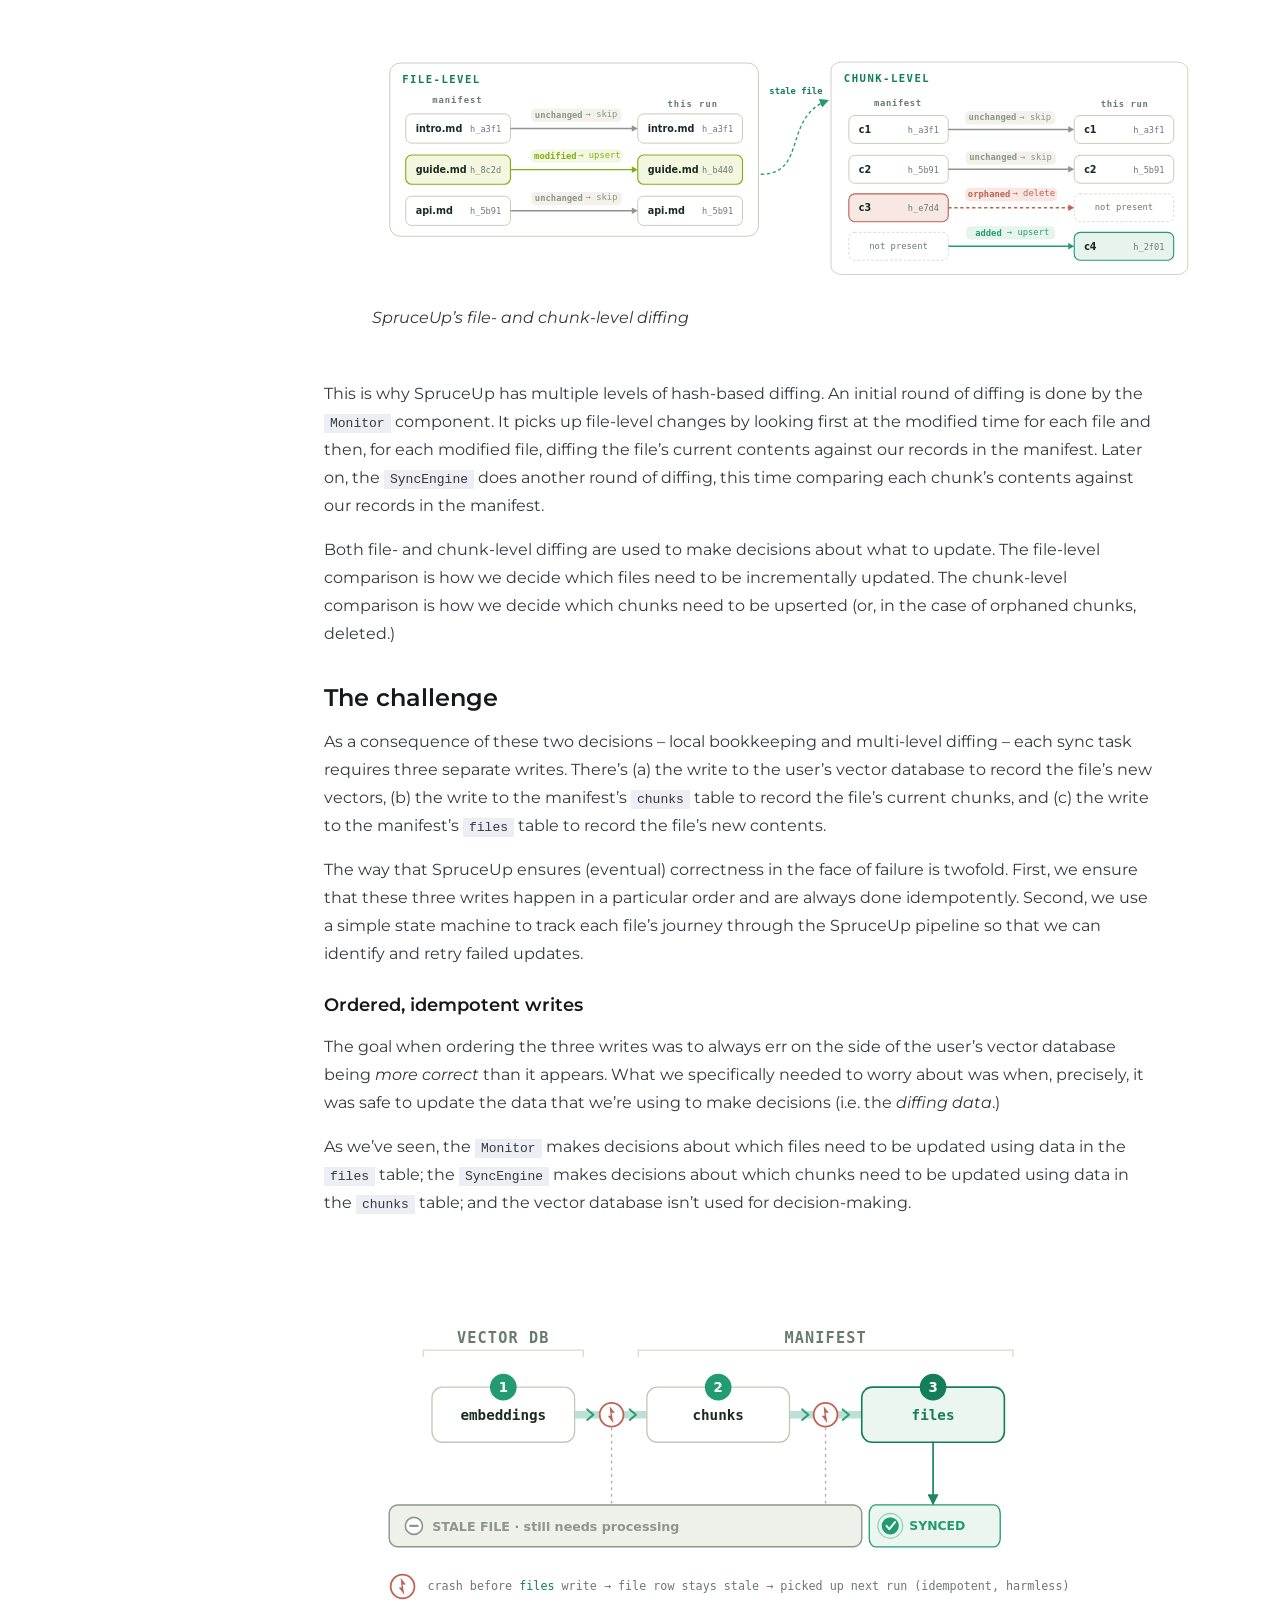
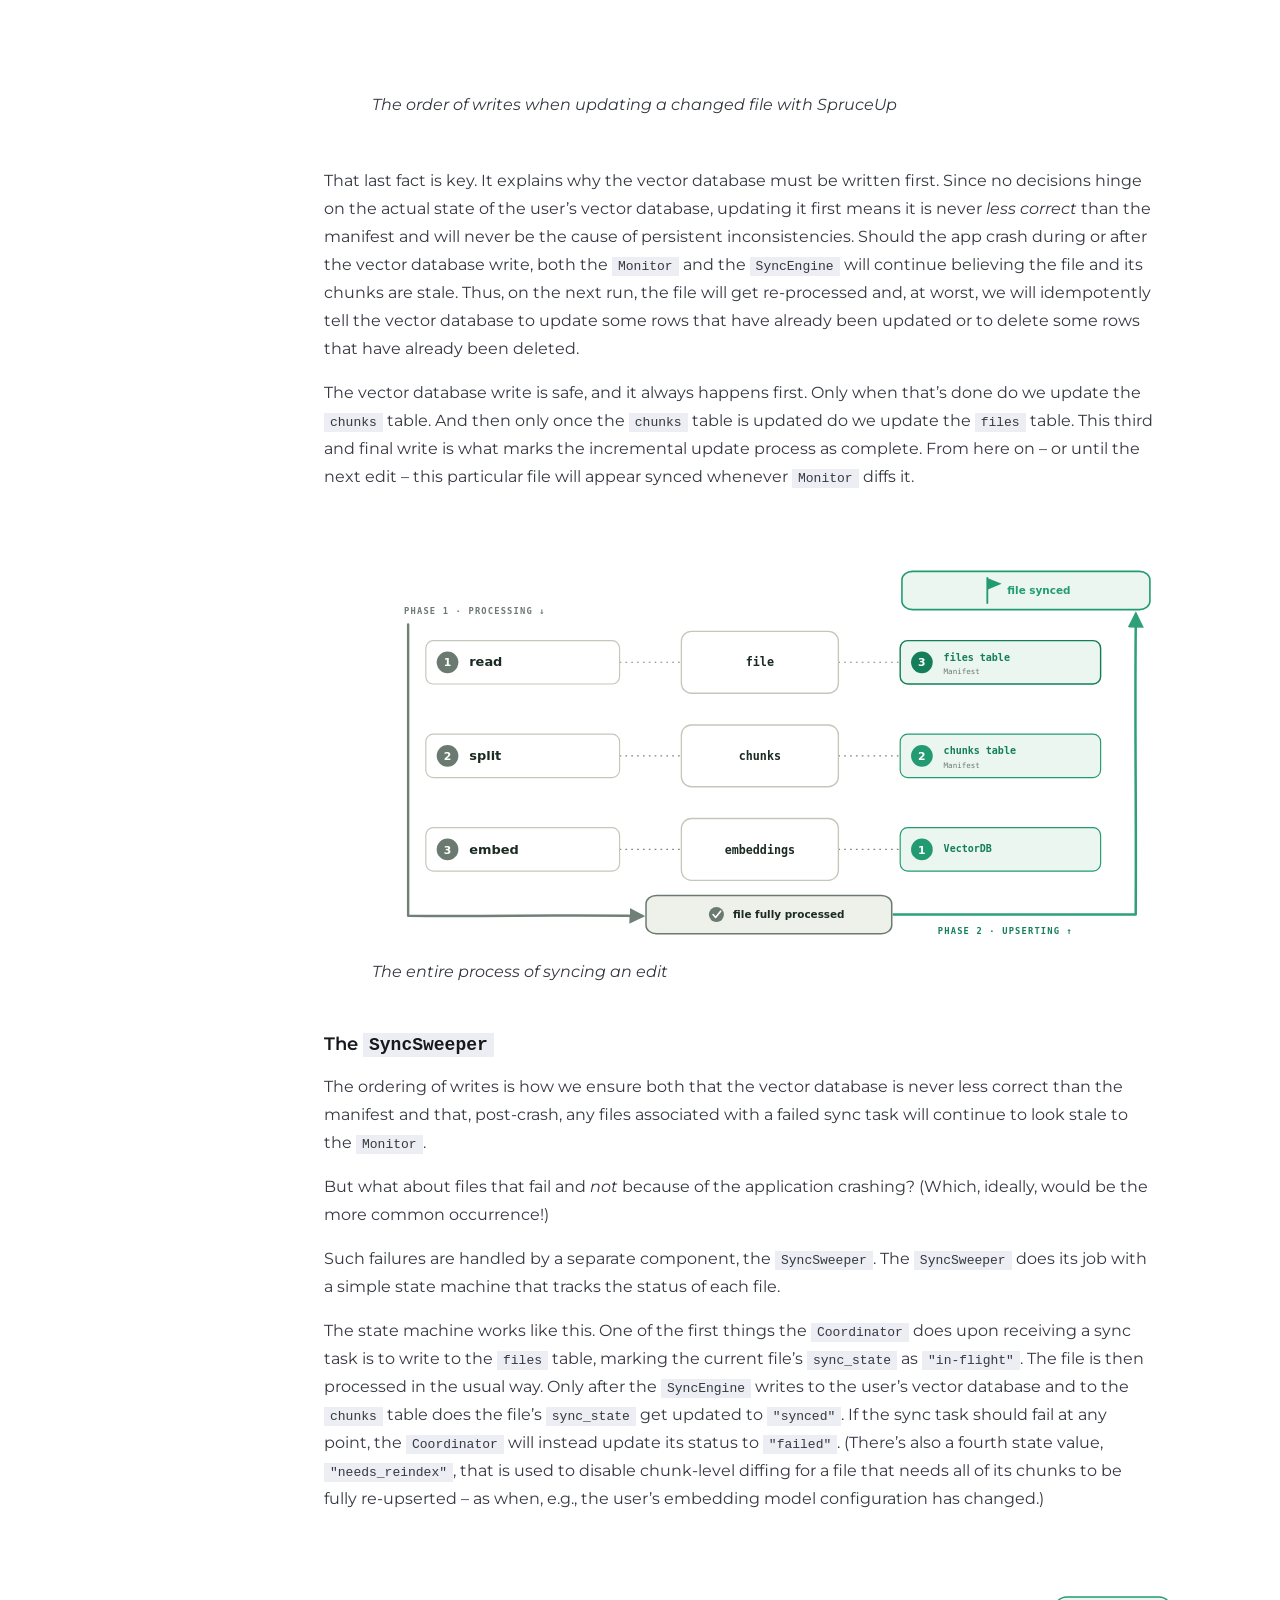
<file: case-study/index.html>
<!DOCTYPE html><html lang="en" dir="ltr" data-theme="dark" data-has-toc data-has-sidebar class="astro-bguv2lll"> <head><meta charset="utf-8"/><meta name="viewport" content="width=device-width, initial-scale=1"/><title>Case Study | SpruceUp</title><link rel="canonical" href="https://spruceup-ai.github.io/case-study/"/><link rel="sitemap" href="/sitemap-index.xml"/><link rel="shortcut icon" href="/spruceup-logo-only-transparent.png" type="image/png"/><meta name="generator" content="Astro v6.4.4"/><meta name="generator" content="Starlight v0.39.3"/><meta property="og:title" content="Case Study"/><meta property="og:type" content="article"/><meta property="og:url" content="https://spruceup-ai.github.io/case-study/"/><meta property="og:locale" content="en"/><meta property="og:site_name" content="SpruceUp"/><meta name="twitter:card" content="summary_large_image"/><script>
	document.documentElement.dataset.theme = 'light';
</script><link rel="stylesheet" href="/_astro/print.DNXP8c50.css" media="print"><link rel="stylesheet" href="/_astro/common.BnS0pnOu.css"><script type="module" src="/_astro/page.B_tncCx8.js"></script><style>figcaption:where(.astro-ibaejvhb){font-style:italic}
</style></head> <body class="astro-bguv2lll"> <a href="#_top" class="astro-7q3lir66">Skip to content</a> <div class="page sl-flex astro-vrdttmbt"> <header class="header astro-vrdttmbt"><div class="header astro-3ef6ksr2"> <a href="/" class="logo-link astro-3ef6ksr2" aria-label="SpruceUp home"> <img src="/_astro/spruceup-logo-only-transparent.iL2BIKzi.png" width="1376" height="768" alt="" aria-hidden="true" class="logo-img astro-3ef6ksr2"> </a> <!-- Desktop nav --> <div class="sl-hidden md:sl-flex print:hidden right-group astro-3ef6ksr2"> <nav class="top-nav sl-flex astro-3ef6ksr2" aria-label="Site navigation"> <a href="/case-study/" class="nav-link astro-3ef6ksr2">Case Study</a><a href="/docs/" class="nav-link astro-3ef6ksr2">Docs</a><a href="/team/" class="nav-link astro-3ef6ksr2">Team</a> <a href="https://github.com/SpruceUp-ai/SpruceUp" class="nav-link github-link astro-3ef6ksr2" target="_blank" rel="noopener noreferrer" aria-label="GitHub"> <svg xmlns="http://www.w3.org/2000/svg" width="26" height="26" viewBox="0 0 24 24" fill="currentColor" aria-hidden="true" class="astro-3ef6ksr2"> <path d="M12 2C6.477 2 2 6.484 2 12.017c0 4.425 2.865 8.18 6.839 9.504.5.092.682-.217.682-.483 0-.237-.008-.868-.013-1.703-2.782.605-3.369-1.343-3.369-1.343-.454-1.158-1.11-1.466-1.11-1.466-.908-.62.069-.608.069-.608 1.003.07 1.531 1.032 1.531 1.032.892 1.53 2.341 1.088 2.91.832.092-.647.35-1.088.636-1.338-2.22-.253-4.555-1.113-4.555-4.951 0-1.093.39-1.988 1.029-2.688-.103-.253-.446-1.272.098-2.65 0 0 .84-.27 2.75 1.026A9.564 9.564 0 0112 6.844c.85.004 1.705.115 2.504.337 1.909-1.296 2.747-1.027 2.747-1.027.546 1.379.202 2.398.1 2.651.64.7 1.028 1.595 1.028 2.688 0 3.848-2.339 4.695-4.566 4.943.359.309.678.92.678 1.855 0 1.338-.012 2.419-.012 2.747 0 .268.18.58.688.482A10.019 10.019 0 0022 12.017C22 6.484 17.522 2 12 2z" class="astro-3ef6ksr2"></path> </svg> </a> </nav> </div> <!-- Mobile hamburger --> <details class="mobile-nav md:sl-hidden print:hidden astro-3ef6ksr2"> <summary aria-label="Open navigation menu" class="astro-3ef6ksr2"> <span class="bar astro-3ef6ksr2"></span> <span class="bar astro-3ef6ksr2"></span> <span class="bar astro-3ef6ksr2"></span> </summary> <nav class="mobile-menu astro-3ef6ksr2" aria-label="Mobile navigation"> <a href="/case-study/" class="mobile-nav-link astro-3ef6ksr2">Case Study</a><a href="/docs/" class="mobile-nav-link astro-3ef6ksr2">Docs</a><a href="/team/" class="mobile-nav-link astro-3ef6ksr2">Team</a> <a href="https://github.com/SpruceUp-ai/SpruceUp" class="mobile-nav-link astro-3ef6ksr2" target="_blank" rel="noopener noreferrer"> <svg xmlns="http://www.w3.org/2000/svg" width="18" height="18" viewBox="0 0 24 24" fill="currentColor" aria-hidden="true" class="astro-3ef6ksr2"> <path d="M12 2C6.477 2 2 6.484 2 12.017c0 4.425 2.865 8.18 6.839 9.504.5.092.682-.217.682-.483 0-.237-.008-.868-.013-1.703-2.782.605-3.369-1.343-3.369-1.343-.454-1.158-1.11-1.466-1.11-1.466-.908-.62.069-.608.069-.608 1.003.07 1.531 1.032 1.531 1.032.892 1.53 2.341 1.088 2.91.832.092-.647.35-1.088.636-1.338-2.22-.253-4.555-1.113-4.555-4.951 0-1.093.39-1.988 1.029-2.688-.103-.253-.446-1.272.098-2.65 0 0 .84-.27 2.75 1.026A9.564 9.564 0 0112 6.844c.85.004 1.705.115 2.504.337 1.909-1.296 2.747-1.027 2.747-1.027.546 1.379.202 2.398.1 2.651.64.7 1.028 1.595 1.028 2.688 0 3.848-2.339 4.695-4.566 4.943.359.309.678.92.678 1.855 0 1.338-.012 2.419-.012 2.747 0 .268.18.58.688.482A10.019 10.019 0 0022 12.017C22 6.484 17.522 2 12 2z" class="astro-3ef6ksr2"></path> </svg>
GitHub
</a> </nav> </details> </div> <script type="module">document.addEventListener("click",n=>{const e=document.querySelector(".mobile-nav");e?.open&&!e.contains(n.target)&&(e.open=!1)});</script></header> <nav class="sidebar print:hidden astro-vrdttmbt" aria-label="Main">  <div id="starlight__sidebar" class="sidebar-pane astro-vrdttmbt"> <div class="sidebar-content sl-flex astro-vrdttmbt"> <sl-sidebar-state-persist data-hash="0000000" class="astro-kku4brbg"> <script aria-hidden="true">
		(() => {
			try {
				if (!matchMedia('(min-width: 50em)').matches) return;
				/** @type {HTMLElement | null} */
				const target = document.querySelector('sl-sidebar-state-persist');
				const state = JSON.parse(sessionStorage.getItem('sl-sidebar-state') || '0');
				if (!target || !state || target.dataset.hash !== state.hash) return;
				window._starlightScrollRestore = state.scroll;
				customElements.define(
					'sl-sidebar-restore',
					class SidebarRestore extends HTMLElement {
						connectedCallback() {
							try {
								const idx = parseInt(this.dataset.index || '');
								const details = this.closest('details');
								if (details && typeof state.open[idx] === 'boolean') details.open = state.open[idx];
							} catch {}
						}
					}
				);
			} catch {}
		})();
	</script>  <ul class="top-level astro-3ii7xxms">  </ul>  <script aria-hidden="true">
		(() => {
			const scroller = document.getElementById('starlight__sidebar');
			if (!window._starlightScrollRestore || !scroller) return;
			scroller.scrollTop = window._starlightScrollRestore;
			delete window._starlightScrollRestore;
		})();
	</script> </sl-sidebar-state-persist> <div class="md:sl-hidden"> <div class="mobile-preferences sl-flex astro-wu23bvmt"> <div class="social-icons astro-wu23bvmt">  </div>  <script type="module">class s extends HTMLElement{constructor(){super();const e=this.querySelector("select");e&&(e.addEventListener("change",t=>{t.currentTarget instanceof HTMLSelectElement&&(window.location.pathname=t.currentTarget.value)}),window.addEventListener("pageshow",t=>{if(!t.persisted)return;const n=e.querySelector("option[selected]")?.index;n!==e.selectedIndex&&(e.selectedIndex=n??0)}))}}customElements.define("starlight-lang-select",s);</script> </div> </div> </div> </div> </nav> <div class="main-frame astro-vrdttmbt">  <script type="module">const a=document.getElementById("starlight__sidebar"),n=a?.querySelector("sl-sidebar-state-persist"),o="sl-sidebar-state",i=()=>{let t=[];const e=n?.dataset.hash||"";try{const s=sessionStorage.getItem(o),r=JSON.parse(s||"{}");Array.isArray(r.open)&&r.hash===e&&(t=r.open)}catch{}return{hash:e,open:t,scroll:a?.scrollTop||0}},c=t=>{try{sessionStorage.setItem(o,JSON.stringify(t))}catch{}},d=()=>c(i()),l=(t,e)=>{const s=i();s.open[e]=t,c(s)};n?.addEventListener("click",t=>{if(!(t.target instanceof Element))return;const e=t.target.closest("summary")?.closest("details");if(!e)return;const s=e.querySelector("sl-sidebar-restore"),r=parseInt(s?.dataset.index||"");isNaN(r)||l(!e.open,r)});addEventListener("visibilitychange",()=>{document.visibilityState==="hidden"&&d()});addEventListener("pageHide",d);</script> <div class="toc-layout astro-2hkjwgzv"> <aside class="toc-sidebar-container print:hidden astro-2hkjwgzv"> <div class="toc-sidebar astro-2hkjwgzv"> <div class="lg:sl-hidden astro-pb3aqygn"></div><div class="right-sidebar-panel sl-hidden lg:sl-block astro-pb3aqygn"><div class="sl-container astro-pb3aqygn"><starlight-toc data-min-h="2" data-max-h="3"><nav aria-labelledby="starlight__on-this-page"><h2 id="starlight__on-this-page">On this page</h2><ul class="astro-gnoq344e" style="--depth: 0;"> <li class="astro-gnoq344e" style="--depth: 0;"> <a href="#_top" class="astro-gnoq344e" style="--depth: 0;"> <span class="astro-gnoq344e" style="--depth: 0;">Overview</span> </a>  </li><li class="astro-gnoq344e" style="--depth: 0;"> <a href="#introduction" class="astro-gnoq344e" style="--depth: 0;"> <span class="astro-gnoq344e" style="--depth: 0;">Introduction</span> </a>  </li><li class="astro-gnoq344e" style="--depth: 0;"> <a href="#background" class="astro-gnoq344e" style="--depth: 0;"> <span class="astro-gnoq344e" style="--depth: 0;">Background</span> </a> <ul class="astro-gnoq344e" style="--depth: 1;"> <li class="astro-gnoq344e" style="--depth: 1;"> <a href="#vector-search-and-vector-databases" class="astro-gnoq344e" style="--depth: 1;"> <span class="astro-gnoq344e" style="--depth: 1;">Vector search and vector databases</span> </a>  </li><li class="astro-gnoq344e" style="--depth: 1;"> <a href="#rag-applications" class="astro-gnoq344e" style="--depth: 1;"> <span class="astro-gnoq344e" style="--depth: 1;">RAG Applications</span> </a>  </li> </ul> </li><li class="astro-gnoq344e" style="--depth: 0;"> <a href="#solutions" class="astro-gnoq344e" style="--depth: 0;"> <span class="astro-gnoq344e" style="--depth: 0;">Solutions</span> </a> <ul class="astro-gnoq344e" style="--depth: 1;"> <li class="astro-gnoq344e" style="--depth: 1;"> <a href="#the-general-shape" class="astro-gnoq344e" style="--depth: 1;"> <span class="astro-gnoq344e" style="--depth: 1;">The general shape</span> </a>  </li><li class="astro-gnoq344e" style="--depth: 1;"> <a href="#existing-offerings" class="astro-gnoq344e" style="--depth: 1;"> <span class="astro-gnoq344e" style="--depth: 1;">Existing offerings</span> </a>  </li><li class="astro-gnoq344e" style="--depth: 1;"> <a href="#our-solution-spruceup" class="astro-gnoq344e" style="--depth: 1;"> <span class="astro-gnoq344e" style="--depth: 1;">Our solution: SpruceUp</span> </a>  </li> </ul> </li><li class="astro-gnoq344e" style="--depth: 0;"> <a href="#architecture" class="astro-gnoq344e" style="--depth: 0;"> <span class="astro-gnoq344e" style="--depth: 0;">Architecture</span> </a> <ul class="astro-gnoq344e" style="--depth: 1;"> <li class="astro-gnoq344e" style="--depth: 1;"> <a href="#overview" class="astro-gnoq344e" style="--depth: 1;"> <span class="astro-gnoq344e" style="--depth: 1;">Overview</span> </a>  </li><li class="astro-gnoq344e" style="--depth: 1;"> <a href="#eventual-consistency" class="astro-gnoq344e" style="--depth: 1;"> <span class="astro-gnoq344e" style="--depth: 1;">Eventual Consistency</span> </a>  </li><li class="astro-gnoq344e" style="--depth: 1;"> <a href="#efficiency-features" class="astro-gnoq344e" style="--depth: 1;"> <span class="astro-gnoq344e" style="--depth: 1;">Efficiency features</span> </a>  </li> </ul> </li><li class="astro-gnoq344e" style="--depth: 0;"> <a href="#future-development-plans" class="astro-gnoq344e" style="--depth: 0;"> <span class="astro-gnoq344e" style="--depth: 0;">Future Development Plans</span> </a> <ul class="astro-gnoq344e" style="--depth: 1;"> <li class="astro-gnoq344e" style="--depth: 1;"> <a href="#known-edge-cases" class="astro-gnoq344e" style="--depth: 1;"> <span class="astro-gnoq344e" style="--depth: 1;">Known edge cases</span> </a>  </li><li class="astro-gnoq344e" style="--depth: 1;"> <a href="#additional-features" class="astro-gnoq344e" style="--depth: 1;"> <span class="astro-gnoq344e" style="--depth: 1;">Additional Features</span> </a>  </li> </ul> </li><li class="astro-gnoq344e" style="--depth: 0;"> <a href="#sources" class="astro-gnoq344e" style="--depth: 0;"> <span class="astro-gnoq344e" style="--depth: 0;">Sources</span> </a>  </li> </ul></nav></starlight-toc><script type="module">const m="_top";class H extends HTMLElement{constructor(){super(),this._current=this.querySelector('a[aria-current="true"]'),this.minH=parseInt(this.dataset.minH||"2",10),this.maxH=parseInt(this.dataset.maxH||"3",10),this.tocHeadingSelector=`h1#${m},:where(${[...Array.from({length:1+this.maxH-this.minH}).map((e,n)=>`h${this.minH+n}`)].join()})[id]`,this.onIdle=e=>(window.requestIdleCallback||(n=>setTimeout(n,1)))(e),this.init=()=>{const e=[...this.querySelectorAll("a")],n=t=>t.matches(this.tocHeadingSelector),i=t=>{if(!t)return null;const h=t;for(;t;){if(t.matches(".sl-markdown-content, main > *"))return document.getElementById(m);if(n(t))return t;const s=t.querySelector(this.tocHeadingSelector);if(s)return s;for(t=t.previousElementSibling;t?.lastElementChild;)t=t.lastElementChild;const o=i(t);if(o)return o}return i(h.parentElement)},c=t=>{for(const{isIntersecting:h,target:s}of t){if(!h)continue;const o=i(s);if(!o)continue;const l=e.find(g=>g.hash==="#"+encodeURIComponent(o.id));if(l){this.current=l;break}}},a=document.querySelectorAll([`main :where(${this.tocHeadingSelector})`,`main :where(${this.tocHeadingSelector}, .sl-heading-wrapper) ~ *:not(:has(${this.tocHeadingSelector}))`,`main .sl-markdown-content > *:not(:has(${this.tocHeadingSelector}))`,`main > *:not(:has(${this.tocHeadingSelector}))`].join());let r;const u=()=>{r||(r=new IntersectionObserver(c,{rootMargin:this.getRootMargin()}),a.forEach(t=>r.observe(t)))};u();let d;window.addEventListener("resize",()=>{r&&(r.disconnect(),r=void 0),clearTimeout(d),d=setTimeout(()=>this.onIdle(u),200)})},this.onIdle(()=>this.init())}set current(e){e!==this._current&&(this._current&&this._current.removeAttribute("aria-current"),e.setAttribute("aria-current","true"),this._current=e)}getRootMargin(){const e=document.querySelector("header")?.getBoundingClientRect().height||0,n=this.querySelector("summary")?.getBoundingClientRect().height||0,i=e+n+32,c=i+53,a=document.documentElement.clientHeight;return`-${i}px 0% ${c-a}px`}}customElements.define("starlight-toc",H);</script></div></div> </div> </aside> <div class="main-pane astro-2hkjwgzv">  <main data-pagefind-body class="astro-bguv2lll" lang="en" dir="ltr">    <div class="content-panel astro-7nkwcw3z"> <div class="sl-container astro-7nkwcw3z">  </div> </div> <div class="content-panel astro-7nkwcw3z"> <div class="sl-container astro-7nkwcw3z"> <div class="sl-markdown-content"> <div class="case-study-page"></div>
<div class="sl-heading-wrapper level-h2"><h2 id="introduction">Introduction</h2><a class="sl-anchor-link" href="#introduction"><span aria-hidden="true" class="sl-anchor-icon"><svg width="16" height="16" viewBox="0 0 24 24"><path fill="currentcolor" d="m12.11 15.39-3.88 3.88a2.52 2.52 0 0 1-3.5 0 2.47 2.47 0 0 1 0-3.5l3.88-3.88a1 1 0 0 0-1.42-1.42l-3.88 3.89a4.48 4.48 0 0 0 6.33 6.33l3.89-3.88a1 1 0 1 0-1.42-1.42Zm8.58-12.08a4.49 4.49 0 0 0-6.33 0l-3.89 3.88a1 1 0 0 0 1.42 1.42l3.88-3.88a2.52 2.52 0 0 1 3.5 0 2.47 2.47 0 0 1 0 3.5l-3.88 3.88a1 1 0 1 0 1.42 1.42l3.88-3.89a4.49 4.49 0 0 0 0-6.33ZM8.83 15.17a1 1 0 0 0 1.1.22 1 1 0 0 0 .32-.22l4.92-4.92a1 1 0 0 0-1.42-1.42l-4.92 4.92a1 1 0 0 0 0 1.42Z"></path></svg></span><span class="sr-only" data-pagefind-ignore>Section titled “Introduction”</span></a></div>
<p><strong>SpruceUp</strong> is a standalone system for making automated, incremental updates to a vector database. It aims to solve a specific problem that is endemic among (though not exclusive to) RAG applications that happen to be attached to a live collection of files; namely, every edit, addition to, or deletion from that collection results in more stale vectors, and as that mismatch increases, the application’s performance degrades.</p>
<p>Admittedly, this problem may appear uninteresting on its face. “<em>How do I keep my datastore up to date?”,</em> is a concern every application with a database has already tackled and solved. But the issue is considerably less trivial when working with <em>vector</em> databases in particular. That’s because the process of getting from a data update event (e.g. <em>this file was edited</em>) to a set of database-ready vector rows is by default both complicated and expensive (e.g. <em>grab the file, parse the data, chunk the text</em>, <em>call a proprietary embedding model…</em>). In fact, the update process is so demanding that many developers don’t even attempt it, preferring to just periodically purge all their vectors and start over.</p>
<p>Enter SpruceUp. SpruceUp watches a file collection for changes, then automatically initiates the multi-step process for making sure those same changes are reflected in the target vector database. What results is a datastore that stays synced to its data source with timely and efficient updates.</p>
<div class="sl-heading-wrapper level-h2"><h2 id="background">Background</h2><a class="sl-anchor-link" href="#background"><span aria-hidden="true" class="sl-anchor-icon"><svg width="16" height="16" viewBox="0 0 24 24"><path fill="currentcolor" d="m12.11 15.39-3.88 3.88a2.52 2.52 0 0 1-3.5 0 2.47 2.47 0 0 1 0-3.5l3.88-3.88a1 1 0 0 0-1.42-1.42l-3.88 3.89a4.48 4.48 0 0 0 6.33 6.33l3.89-3.88a1 1 0 1 0-1.42-1.42Zm8.58-12.08a4.49 4.49 0 0 0-6.33 0l-3.89 3.88a1 1 0 0 0 1.42 1.42l3.88-3.88a2.52 2.52 0 0 1 3.5 0 2.47 2.47 0 0 1 0 3.5l-3.88 3.88a1 1 0 1 0 1.42 1.42l3.88-3.89a4.49 4.49 0 0 0 0-6.33ZM8.83 15.17a1 1 0 0 0 1.1.22 1 1 0 0 0 .32-.22l4.92-4.92a1 1 0 0 0-1.42-1.42l-4.92 4.92a1 1 0 0 0 0 1.42Z"></path></svg></span><span class="sr-only" data-pagefind-ignore>Section titled “Background”</span></a></div>
<div class="sl-heading-wrapper level-h3"><h3 id="vector-search-and-vector-databases">Vector search and vector databases</h3><a class="sl-anchor-link" href="#vector-search-and-vector-databases"><span aria-hidden="true" class="sl-anchor-icon"><svg width="16" height="16" viewBox="0 0 24 24"><path fill="currentcolor" d="m12.11 15.39-3.88 3.88a2.52 2.52 0 0 1-3.5 0 2.47 2.47 0 0 1 0-3.5l3.88-3.88a1 1 0 0 0-1.42-1.42l-3.88 3.89a4.48 4.48 0 0 0 6.33 6.33l3.89-3.88a1 1 0 1 0-1.42-1.42Zm8.58-12.08a4.49 4.49 0 0 0-6.33 0l-3.89 3.88a1 1 0 0 0 1.42 1.42l3.88-3.88a2.52 2.52 0 0 1 3.5 0 2.47 2.47 0 0 1 0 3.5l-3.88 3.88a1 1 0 1 0 1.42 1.42l3.88-3.89a4.49 4.49 0 0 0 0-6.33ZM8.83 15.17a1 1 0 0 0 1.1.22 1 1 0 0 0 .32-.22l4.92-4.92a1 1 0 0 0-1.42-1.42l-4.92 4.92a1 1 0 0 0 0 1.42Z"></path></svg></span><span class="sr-only" data-pagefind-ignore>Section titled “Vector search and vector databases”</span></a></div>
<p>The conceptual origins of vectors and vector databases are grounded in research into text matching dating back to the 1960s and 70s. Researchers were particularly interested in finding a method for comparing strings of text according to their meaning, and one proposed solution was to encode the semantic content of a given bit of natural language as a sequence of numbers – i.e. <em>as a vector</em> – and then assess semantic closeness by performing mathematical operations on those sequences. Two passages with concordant meaning would show up as highly similar, even if they otherwise differed in word choice, phrasing, or language.</p>
<p>The major technological challenge was, of course, converting text to meaningful vectors. And it took until the 2000’s and 2010’s for major advancements in machine learning to make possible the creation of models that could do that – so-called “embedding models.”</p>
<p>Once efficient embedding models arrived on the scene and started producing large volumes of vectors, there was suddenly a need for a way to store and query all that data. <em>Vector databases</em> began popping up around 2019 to address this need. And while initial use cases were fairly limited, focused mostly on machine learning and recommendation engines, interest exploded when LLMs opened up a promising new possibility: the RAG application.</p>
<div class="sl-heading-wrapper level-h3"><h3 id="rag-applications">RAG Applications</h3><a class="sl-anchor-link" href="#rag-applications"><span aria-hidden="true" class="sl-anchor-icon"><svg width="16" height="16" viewBox="0 0 24 24"><path fill="currentcolor" d="m12.11 15.39-3.88 3.88a2.52 2.52 0 0 1-3.5 0 2.47 2.47 0 0 1 0-3.5l3.88-3.88a1 1 0 0 0-1.42-1.42l-3.88 3.89a4.48 4.48 0 0 0 6.33 6.33l3.89-3.88a1 1 0 1 0-1.42-1.42Zm8.58-12.08a4.49 4.49 0 0 0-6.33 0l-3.89 3.88a1 1 0 0 0 1.42 1.42l3.88-3.88a2.52 2.52 0 0 1 3.5 0 2.47 2.47 0 0 1 0 3.5l-3.88 3.88a1 1 0 1 0 1.42 1.42l3.88-3.89a4.49 4.49 0 0 0 0-6.33ZM8.83 15.17a1 1 0 0 0 1.1.22 1 1 0 0 0 .32-.22l4.92-4.92a1 1 0 0 0-1.42-1.42l-4.92 4.92a1 1 0 0 0 0 1.42Z"></path></svg></span><span class="sr-only" data-pagefind-ignore>Section titled “RAG Applications”</span></a></div>
<p>A <strong>Retrieval Augmented Generation</strong> application is a bit of software that sits between an LLM and a particular set of users and which focuses on improving the LLM’s responses to those users. The prototypical example of a RAG app is a <em>chatbot</em> that specializes in fielding questions from some particular domain – e.g. questions about a company’s HR policies. The role of the RAG application is to pass the LLM whatever supplemental information it might need to accurately answer user questions. (e.g. “<em>This user wants to know about the company’s PTO policy. Below are the relevant sections from the Employee Handbook…”</em>) This technique is primarily useful in cases where users are seeking information that’s absent from the LLM’s training data. Think: proprietary data or data that came into existence after the model’s cut-off date.</p>
<p><img src="/_astro/i-RAG_Basics.j089_Phg_EdM2y.svg" alt="alt text" loading="lazy" decoding="async" width="1300" height="620">
<em>The basic, generic architecture of a RAG application</em></p>
<p>Characteristically, the main task of a RAG application is <em>selective retrieval.</em> Having processed all of the information in a knowledge base or data corpus – i.e. some large collection of files – the app then tries to find all and only the relevant bits to send along with each user’s query.</p>
<p>Getting to that point is a multi-step process. At a minimum, the data corpus needs to be chopped up into smaller chunks; each chunk needs to be processed by an embedding model and turned into a semantic vector; and each vector needs to be stored alongside the original chunk text in a vector database. Once the vector database is populated, incoming user queries are converted into their own embedding vectors which are then compared against the ones in the database to identify the chunks most relevant to the semantic content of the user’s query. Those chunks get returned from the database and conjoined to the user’s query to form the final prompt for the LLM.</p>
<div class="sl-heading-wrapper level-h4"><h4 id="challenges">Challenges</h4><a class="sl-anchor-link" href="#challenges"><span aria-hidden="true" class="sl-anchor-icon"><svg width="16" height="16" viewBox="0 0 24 24"><path fill="currentcolor" d="m12.11 15.39-3.88 3.88a2.52 2.52 0 0 1-3.5 0 2.47 2.47 0 0 1 0-3.5l3.88-3.88a1 1 0 0 0-1.42-1.42l-3.88 3.89a4.48 4.48 0 0 0 6.33 6.33l3.89-3.88a1 1 0 1 0-1.42-1.42Zm8.58-12.08a4.49 4.49 0 0 0-6.33 0l-3.89 3.88a1 1 0 0 0 1.42 1.42l3.88-3.88a2.52 2.52 0 0 1 3.5 0 2.47 2.47 0 0 1 0 3.5l-3.88 3.88a1 1 0 1 0 1.42 1.42l3.88-3.89a4.49 4.49 0 0 0 0-6.33ZM8.83 15.17a1 1 0 0 0 1.1.22 1 1 0 0 0 .32-.22l4.92-4.92a1 1 0 0 0-1.42-1.42l-4.92 4.92a1 1 0 0 0 0 1.42Z"></path></svg></span><span class="sr-only" data-pagefind-ignore>Section titled “Challenges”</span></a></div>
<p>The retrieval step is really the lynchpin of the whole process: <em>Can we consistently pull just the data we need from the database?</em></p>
<p>There are a few ways this can go wrong. One possibility is that we retrieve only <em>some</em> of the relevant data and thereby deprive the LLM of some of the context it needs to accurately answer queries. Another possibility is that we retrieve excessive and irrelevant data and thereby unnecessarily fill the LLM’s context window, degrading performance and introducing distractors.</p>
<p>There’s another, less obvious way that retrieval can fail: sometimes a RAG app will grab the wrong information because <em>the right information</em> <em>isn’t in the database</em>.</p>
<p>Typically, that happens because the underlying data has changed. That is to say, there was some particular moment in time when we chunked, embedded, and stored our entire data corpus, but since then, we’ve made various changes that are not reflected in the database. And that means our RAG app is feeding stale data to the LLM.</p>
<div class="sl-heading-wrapper level-h5"><h5 id="embedding-rot">Embedding Rot</h5><a class="sl-anchor-link" href="#embedding-rot"><span aria-hidden="true" class="sl-anchor-icon"><svg width="16" height="16" viewBox="0 0 24 24"><path fill="currentcolor" d="m12.11 15.39-3.88 3.88a2.52 2.52 0 0 1-3.5 0 2.47 2.47 0 0 1 0-3.5l3.88-3.88a1 1 0 0 0-1.42-1.42l-3.88 3.89a4.48 4.48 0 0 0 6.33 6.33l3.89-3.88a1 1 0 1 0-1.42-1.42Zm8.58-12.08a4.49 4.49 0 0 0-6.33 0l-3.89 3.88a1 1 0 0 0 1.42 1.42l3.88-3.88a2.52 2.52 0 0 1 3.5 0 2.47 2.47 0 0 1 0 3.5l-3.88 3.88a1 1 0 1 0 1.42 1.42l3.88-3.89a4.49 4.49 0 0 0 0-6.33ZM8.83 15.17a1 1 0 0 0 1.1.22 1 1 0 0 0 .32-.22l4.92-4.92a1 1 0 0 0-1.42-1.42l-4.92 4.92a1 1 0 0 0 0 1.42Z"></path></svg></span><span class="sr-only" data-pagefind-ignore>Section titled “Embedding Rot”</span></a></div>
<p>This problem – sometimes termed “embedding drift” or “embedding rot” – is the core issue that SpruceUp aims to address: <em>how do we keep a RAG application’s vector database fresh when it’s paired with a data corpus that is perpetually changing?</em></p>
<p><img src="/_astro/x-Embedding_Rot.Dst97DMc_kXs04.svg" alt="alt text" loading="lazy" decoding="async" width="1206" height="377">
<em>Slowly increasing staleness in a RAG application without incremental updating</em></p>
<p>One solution would be to periodically trigger a full ingestion: clear out the vector database, rechunk the corpus, recalculate the embeddings, re-store the freshly embedded chunks. A straightforward, hard reset. For RAG apps with small corpuses or slow-to-change data, this may be a perfectly viable option. The RAG team can simply schedule a weekly cron job that runs the full reingestion pipeline.</p>
<p>But it’s an increasingly <em>un</em>reasonable solution as the size of the corpus grows and as the velocity of changes increases. If the hard resets are having to churn through tens of thousands of documents multiple times a week to keep the database acceptably fresh, the team may start to look for a better solution. And for any team working with data that <em>cannot afford to be stale at all</em> – e.g. internal engineering docs, customer-facing product docs, regulatory compliance docs, HR policy docs – the hard reset strategy will be a non-starter. They need something better.</p>
<p>To be clear, there are two areas for improvement here.</p>
<p>First, we can improve on efficiency. The hard reset reingests <em>everything</em> – every single file in the corpus is re-chunked, re-embedded, and re-stored. Unfortunately, some of (often, <em>most of</em>) that effort is wasted on documents that haven’t changed at all. A more efficient solution would selectively re-ingest just those files that have actually changed.</p>
<p>Second, we can improve on how much stale data is in our database and for how long. Most teams can’t afford to do a hard reset after every single edit, and thus, by adopting the hard reset strategy, they are effectively resigning themselves to a certain amount of bad data. They are resigned to letting their database get more and more stale until a full reingestion feels truly justified. A better solution would provide immediate (or near-immediate) reingestion of data right as it is changing.</p>
<div class="sl-heading-wrapper level-h2"><h2 id="solutions">Solutions</h2><a class="sl-anchor-link" href="#solutions"><span aria-hidden="true" class="sl-anchor-icon"><svg width="16" height="16" viewBox="0 0 24 24"><path fill="currentcolor" d="m12.11 15.39-3.88 3.88a2.52 2.52 0 0 1-3.5 0 2.47 2.47 0 0 1 0-3.5l3.88-3.88a1 1 0 0 0-1.42-1.42l-3.88 3.89a4.48 4.48 0 0 0 6.33 6.33l3.89-3.88a1 1 0 1 0-1.42-1.42Zm8.58-12.08a4.49 4.49 0 0 0-6.33 0l-3.89 3.88a1 1 0 0 0 1.42 1.42l3.88-3.88a2.52 2.52 0 0 1 3.5 0 2.47 2.47 0 0 1 0 3.5l-3.88 3.88a1 1 0 1 0 1.42 1.42l3.88-3.89a4.49 4.49 0 0 0 0-6.33ZM8.83 15.17a1 1 0 0 0 1.1.22 1 1 0 0 0 .32-.22l4.92-4.92a1 1 0 0 0-1.42-1.42l-4.92 4.92a1 1 0 0 0 0 1.42Z"></path></svg></span><span class="sr-only" data-pagefind-ignore>Section titled “Solutions”</span></a></div>
<div class="sl-heading-wrapper level-h3"><h3 id="the-general-shape">The general shape</h3><a class="sl-anchor-link" href="#the-general-shape"><span aria-hidden="true" class="sl-anchor-icon"><svg width="16" height="16" viewBox="0 0 24 24"><path fill="currentcolor" d="m12.11 15.39-3.88 3.88a2.52 2.52 0 0 1-3.5 0 2.47 2.47 0 0 1 0-3.5l3.88-3.88a1 1 0 0 0-1.42-1.42l-3.88 3.89a4.48 4.48 0 0 0 6.33 6.33l3.89-3.88a1 1 0 1 0-1.42-1.42Zm8.58-12.08a4.49 4.49 0 0 0-6.33 0l-3.89 3.88a1 1 0 0 0 1.42 1.42l3.88-3.88a2.52 2.52 0 0 1 3.5 0 2.47 2.47 0 0 1 0 3.5l-3.88 3.88a1 1 0 1 0 1.42 1.42l3.88-3.89a4.49 4.49 0 0 0 0-6.33ZM8.83 15.17a1 1 0 0 0 1.1.22 1 1 0 0 0 .32-.22l4.92-4.92a1 1 0 0 0-1.42-1.42l-4.92 4.92a1 1 0 0 0 0 1.42Z"></path></svg></span><span class="sr-only" data-pagefind-ignore>Section titled “The general shape”</span></a></div>
<p>For teams beginning to feel the pain of periodic, hard resets – or for teams starting to roll their own RAG app and looking ahead to the challenges of embedding rot – there is a more sophisticated solution. They could choose to introduce into their application a system for monitoring their data corpus for changes, a system that can calculate exactly which chunks have become stale and promptly update just those chunks in the vector database.</p>
<p>Such a system would improve on the full reset strategy along both of the aforementioned dimensions: no more wasted effort on re-ingesting content that hasn’t changed, and no more stale data sitting for days in the database and continually being served to an LLM.</p>
<p>We might, ideally, want that system to have three other features as well.</p>
<p>First, we might want it to be genuinely automated. Rather than task the engineering team with periodically opening a terminal and running a command to incrementally update their RAG database, the system would watch for changes and initiate updates on its own. (The exact details might vary, of course. It could be a cron job that does incremental updating on a regular schedule or a daemon process that polls for changes or responds to file modification events.)</p>
<p>Second, we might want the system to be compatible with pre-existing RAG applications, being the sort of component that could be added to a mature product right as it starts to really suffer from embedding rot. No need to re-build large components of the app in a different ecosystem. No need to change embedding models or chunking strategies.</p>
<p>Third, we might want the system to have some ability to meet teams, and their data, where they are. Whether that’s a Linux directory full of plain text files or a Google Drive stuffed with markdown, the system would ideally be able to find, monitor, and work with all that data <em>in situ</em>. And if the team has already chosen a particular vector database, the system would ideally be able to integrate directly with that provider – and <em>not</em> require a costly database migration.</p>
<p>Of course, these features won’t be equally important to every RAG team. But they do at least constitute salient comparison points that will help us make sense of the different solutions already on offer.</p>
<div class="sl-heading-wrapper level-h3"><h3 id="existing-offerings">Existing offerings</h3><a class="sl-anchor-link" href="#existing-offerings"><span aria-hidden="true" class="sl-anchor-icon"><svg width="16" height="16" viewBox="0 0 24 24"><path fill="currentcolor" d="m12.11 15.39-3.88 3.88a2.52 2.52 0 0 1-3.5 0 2.47 2.47 0 0 1 0-3.5l3.88-3.88a1 1 0 0 0-1.42-1.42l-3.88 3.89a4.48 4.48 0 0 0 6.33 6.33l3.89-3.88a1 1 0 1 0-1.42-1.42Zm8.58-12.08a4.49 4.49 0 0 0-6.33 0l-3.89 3.88a1 1 0 0 0 1.42 1.42l3.88-3.88a2.52 2.52 0 0 1 3.5 0 2.47 2.47 0 0 1 0 3.5l-3.88 3.88a1 1 0 1 0 1.42 1.42l3.88-3.89a4.49 4.49 0 0 0 0-6.33ZM8.83 15.17a1 1 0 0 0 1.1.22 1 1 0 0 0 .32-.22l4.92-4.92a1 1 0 0 0-1.42-1.42l-4.92 4.92a1 1 0 0 0 0 1.42Z"></path></svg></span><span class="sr-only" data-pagefind-ignore>Section titled “Existing offerings”</span></a></div>
<p>One might loosely organize existing incremental update solutions into three categories. First, there are the “Buy-a-RAG-stack” platforms like AWS, CloudFlare, and Ragie.ai that offer incremental updating inside their ecosystem of managed services and automated RAG products. Second, there are the large, open-source frameworks like LlamaIndex, Langchain, and Pathway that can be integrated with an existing RAG app and which offer incremental updating as a feature. Third, there are frameworks like CocoIndex that specialize in incremental updating for data transformation pipelines.</p>
<p><img src="/_astro/iii-Comparison_Table.B6af70xy_1jJeDq.svg" alt="alt text" loading="lazy" decoding="async" width="1201" height="566"></p>
<p><em>A multi-dimensional comparison among incremental updating solutions for RAG apps</em></p>
<div class="sl-heading-wrapper level-h4"><h4 id="buy-a-rag-stack-ecosystems">Buy-a-RAG-stack ecosystems</h4><a class="sl-anchor-link" href="#buy-a-rag-stack-ecosystems"><span aria-hidden="true" class="sl-anchor-icon"><svg width="16" height="16" viewBox="0 0 24 24"><path fill="currentcolor" d="m12.11 15.39-3.88 3.88a2.52 2.52 0 0 1-3.5 0 2.47 2.47 0 0 1 0-3.5l3.88-3.88a1 1 0 0 0-1.42-1.42l-3.88 3.89a4.48 4.48 0 0 0 6.33 6.33l3.89-3.88a1 1 0 1 0-1.42-1.42Zm8.58-12.08a4.49 4.49 0 0 0-6.33 0l-3.89 3.88a1 1 0 0 0 1.42 1.42l3.88-3.88a2.52 2.52 0 0 1 3.5 0 2.47 2.47 0 0 1 0 3.5l-3.88 3.88a1 1 0 1 0 1.42 1.42l3.88-3.89a4.49 4.49 0 0 0 0-6.33ZM8.83 15.17a1 1 0 0 0 1.1.22 1 1 0 0 0 .32-.22l4.92-4.92a1 1 0 0 0-1.42-1.42l-4.92 4.92a1 1 0 0 0 0 1.42Z"></path></svg></span><span class="sr-only" data-pagefind-ignore>Section titled “Buy-a-RAG-stack ecosystems”</span></a></div>
<p>Amazon Web Services, CloudFlare, and Ragie.ai all offer incremental updating for RAG applications as part of their larger suite of paid services. For AWS users, there’s Amazon Bedrock which can be used to build a RAG app within the AWS stack and which can be configured to do incremental updates. Meanwhile, Ragie.ai and Cloudflare’s AutoRAG both aim to automate the entire RAG application development process, taking care of data parsing, chunking, embedding, storing, and retrieval as part of their managed service. They offer incremental updating as a side benefit of buying in.</p>
<p>While these three services do offer live monitoring and automatic updates, they also sit at the far end of the spectrum in terms of how disruptive they are for an existing RAG stack and for vendor lock-in in general. Developers who want to avoid starting over in a new ecosystem or who simply want a free and open source alternative will need to look elsewhere.</p>
<div class="sl-heading-wrapper level-h4"><h4 id="large-frameworks-with-incremental-updating-as-a-feature">Large frameworks with incremental updating as a feature</h4><a class="sl-anchor-link" href="#large-frameworks-with-incremental-updating-as-a-feature"><span aria-hidden="true" class="sl-anchor-icon"><svg width="16" height="16" viewBox="0 0 24 24"><path fill="currentcolor" d="m12.11 15.39-3.88 3.88a2.52 2.52 0 0 1-3.5 0 2.47 2.47 0 0 1 0-3.5l3.88-3.88a1 1 0 0 0-1.42-1.42l-3.88 3.89a4.48 4.48 0 0 0 6.33 6.33l3.89-3.88a1 1 0 1 0-1.42-1.42Zm8.58-12.08a4.49 4.49 0 0 0-6.33 0l-3.89 3.88a1 1 0 0 0 1.42 1.42l3.88-3.88a2.52 2.52 0 0 1 3.5 0 2.47 2.47 0 0 1 0 3.5l-3.88 3.88a1 1 0 1 0 1.42 1.42l3.88-3.89a4.49 4.49 0 0 0 0-6.33ZM8.83 15.17a1 1 0 0 0 1.1.22 1 1 0 0 0 .32-.22l4.92-4.92a1 1 0 0 0-1.42-1.42l-4.92 4.92a1 1 0 0 0 0 1.42Z"></path></svg></span><span class="sr-only" data-pagefind-ignore>Section titled “Large frameworks with incremental updating as a feature”</span></a></div>
<p>They could turn to the solutions on offer from LlamaIndex and LangChain.</p>
<p>While LlamaIndex and LangChain are both ecosystems in their own right, they involve far less lock-in. A RAG developer interested specifically in incremental updates could connect to either of these frameworks without needing to start over. For example, the switch to LlamaIndex would at a minimum require a team to adopt the LlamaIndex data model and set up a LlamaIndex compatible bookkeeping datastore. They would also need to periodically invoke the framework’s incremental updating function since, crucially, neither of these frameworks does live monitoring.</p>
<p>Another option – and a more peripheral member of this category – is Pathway. Pathway is also a large framework but specializes in data streaming, rather than LLM integration. While Pathway’s incremental updating service <em>is</em> genuinely automated (unlike the aforementioned LlamaIndex and LangChain), integrating Pathway with an existing RAG application is rather more complicated. To adopt Pathway, a team would need, among other things, to rewrite their vector database querying logic to communicate with Pathway’s REST API, to setup, run, and maintain a docker service to manage the monitoring daemon, and to learn enough of Pathway’s streaming programming model (and the associated concepts – e.g. <em>connectors, tables, streaming operators</em>) to be able to engage in moderate amounts of customization.</p>
<div class="sl-heading-wrapper level-h4"><h4 id="a-framework-specialized-in-incremental-updating">A framework specialized in incremental updating</h4><a class="sl-anchor-link" href="#a-framework-specialized-in-incremental-updating"><span aria-hidden="true" class="sl-anchor-icon"><svg width="16" height="16" viewBox="0 0 24 24"><path fill="currentcolor" d="m12.11 15.39-3.88 3.88a2.52 2.52 0 0 1-3.5 0 2.47 2.47 0 0 1 0-3.5l3.88-3.88a1 1 0 0 0-1.42-1.42l-3.88 3.89a4.48 4.48 0 0 0 6.33 6.33l3.89-3.88a1 1 0 1 0-1.42-1.42Zm8.58-12.08a4.49 4.49 0 0 0-6.33 0l-3.89 3.88a1 1 0 0 0 1.42 1.42l3.88-3.88a2.52 2.52 0 0 1 3.5 0 2.47 2.47 0 0 1 0 3.5l-3.88 3.88a1 1 0 1 0 1.42 1.42l3.88-3.89a4.49 4.49 0 0 0 0-6.33ZM8.83 15.17a1 1 0 0 0 1.1.22 1 1 0 0 0 .32-.22l4.92-4.92a1 1 0 0 0-1.42-1.42l-4.92 4.92a1 1 0 0 0 0 1.42Z"></path></svg></span><span class="sr-only" data-pagefind-ignore>Section titled “A framework specialized in incremental updating”</span></a></div>
<p>A final option is CocoIndex, an open-source data transformation framework that specializes in incremental updates. Their product is not specifically focused on RAG apps or even vector databases but is, rather, a generic platform for transformations broadly construed (which could encompass, e.g., a pipeline that creates a markdown summary from Github repos and another that creates a neo4j knowledge graph from a podcast feed.)</p>
<p>CocoIndex does have a live monitoring option, can be used without integrating into a larger ecosystem, and does have a wide variety of connectors to popular data sources and databases. It is an immensely flexible dataflow framework with a production-grade Rust core, designed to perform efficient incremental updating on <em>any</em> data pipeline that builds on top of it.</p>
<p>But its flexibility comes with an attendant amount of complexity. While not the largest or most complex framework, CocoIndex does have its own non-trivial learning curve, with its own data model, dependency injection mechanism, SDK, and wide array of optional features. It’s left up to the CocoIndex user both to write the orchestration logic for their data pipeline and to understand the framework well enough to wrap that logic in CocoIndex’s declarative style. And while there are a number of valuable features – including the <code dir="auto">--live</code> flag for automatic updating – the developer needs to know that these features exist, understand the problem space well enough to know how / whether to use them, and remember to set them.</p>
<p>CocoIndex lies at the other end of the spectrum from AWS and Cloudflare in terms of both vendor lock-in and specialization. It is genuinely ecosystem agnostic and, unlike those big players, is narrowly focused on <em>incremental updating</em> in particular.</p>
<p>This is where SpruceUp lives, too.</p>
<div class="sl-heading-wrapper level-h3"><h3 id="our-solution-spruceup">Our solution: SpruceUp</h3><a class="sl-anchor-link" href="#our-solution-spruceup"><span aria-hidden="true" class="sl-anchor-icon"><svg width="16" height="16" viewBox="0 0 24 24"><path fill="currentcolor" d="m12.11 15.39-3.88 3.88a2.52 2.52 0 0 1-3.5 0 2.47 2.47 0 0 1 0-3.5l3.88-3.88a1 1 0 0 0-1.42-1.42l-3.88 3.89a4.48 4.48 0 0 0 6.33 6.33l3.89-3.88a1 1 0 1 0-1.42-1.42Zm8.58-12.08a4.49 4.49 0 0 0-6.33 0l-3.89 3.88a1 1 0 0 0 1.42 1.42l3.88-3.88a2.52 2.52 0 0 1 3.5 0 2.47 2.47 0 0 1 0 3.5l-3.88 3.88a1 1 0 1 0 1.42 1.42l3.88-3.89a4.49 4.49 0 0 0 0-6.33ZM8.83 15.17a1 1 0 0 0 1.1.22 1 1 0 0 0 .32-.22l4.92-4.92a1 1 0 0 0-1.42-1.42l-4.92 4.92a1 1 0 0 0 0 1.42Z"></path></svg></span><span class="sr-only" data-pagefind-ignore>Section titled “Our solution: SpruceUp”</span></a></div>
<p>SpruceUp is a standalone system that is ecosystem-agnostic and narrowly focused on one task: automatic, incremental updating for RAG pipelines. Compared to the other players in the space, it’s more of an appliance than a framework – less something to <em>learn</em> than something to <em>set up and turn on.</em> Like CocoIndex, it has all three of our previously articulated features: it does live monitoring and automatic updating; it doesn’t require database migrations or substantial rewrites; it does offer multiple connectors to various embedding models, vector database providers, and data sources.</p>
<p><img src="/_astro/ii-RAG_with_SpruceUp.XgKOIiMC_1me6oy.svg" alt="alt text" loading="lazy" decoding="async" width="1300" height="660">
<em>A RAG application using SpruceUp for incremental updating</em></p>
<p>Being narrowly focused on RAG applications, SpruceUp lacks the flexibility of CocoIndex and has fewer overall services than all of the aforelisted products and ecosystems. Which means, it’s not a perfect fit for every team. The Buy-a-RAG stacks are a better solution for those already ensconced in one of those ecosystems or who prefer a quick, hands-off development process from a proven provider. The LLM integration frameworks will appeal to teams whose LLM-powered apps are already hooked into one of <em>their</em> ecosystems as well as to teams for whom <em>incremental updating</em> is just one among many needed services. CocoIndex will be a better fit for teams juggling multiple AI workloads (e.g. RAG, streaming, structured extraction) and wanting to support all of them with a flexible incremental updating platform.</p>
<p>In contrast, SpruceUp is a good fit for teams who just need incremental updating and want something simple and opinionated.</p>
<p>In terms of simplicity, SpruceUp is by far the most lightweight of the options we’ve looked at. It is, again, more of an appliance than a framework – with all the associated benefits and costs. To integrate with SpruceUp, a RAG developer primarily just needs to create a <code dir="auto">spruceup_pipeline.py</code> file that (a) contains their app’s existing data transformation logic inside a single <code dir="auto">transform</code> function and (b) makes a call to a custom <code dir="auto">define_config</code> function specifying the user’s preferred data source(s), embedding model, and target database. There is no framework-specific data model to be learned, no complex dependency injection mechanism to be grappled with, no custom SDK.</p>
<p>As for being <em>opinionated</em>, consider two features present in both SpruceUp and its nearest neighbor, CocoIndex: caching and embedding batching.</p>
<p>The engineers behind both projects are aware that there are significant performance improvements to be had by caching the results of expensive transformation functions – e.g. external embedding model calls. Accordingly, both projects provide the user with a toolset for using that feature in their pipeline. The difference is at the embedding step, in particular. CocoIndex exposes a <code dir="auto">memo</code> flag that must be explicitly assigned to <code dir="auto">True</code> for a sub-function’s results to be cached. Which means, again, it’s up to the user to be aware of the feature and of its importance. SpruceUp in contrast memoizes embeddings by default. We think that those savings are too important to leave on the table.</p>
<p>Similar remarks apply to batching calls to embedding models. Given the speed at which smaller files can be processed, there is a real concern that pipelines making an embedding request per-file (or, worse, per-chunk) will hit rate limits and start receiving <code dir="auto">429 Too Many Request</code> errors. The obvious intervention is to batch our embeddings, turning single-file requests into multi-file requests. Again, both teams are aware of this.</p>
<p>While CocoIndex’s simple, out-of-the-box embedding operations do batch by default, the typical user’s custom CocoIndex pipeline – which makes an API call in-line and once per chunk or file – won’t. To take advantage of this core efficiency, the user needs to know this feature exists in the framework, understand its purpose and potential, and remember to turn it on for their custom pipeline.</p>
<p>SpruceUp, on the other hand, batches embeddings by default. SpruceUp is opinionated, and our opinion is that <em>defaults matter.</em></p>
<div class="sl-heading-wrapper level-h2"><h2 id="architecture">Architecture</h2><a class="sl-anchor-link" href="#architecture"><span aria-hidden="true" class="sl-anchor-icon"><svg width="16" height="16" viewBox="0 0 24 24"><path fill="currentcolor" d="m12.11 15.39-3.88 3.88a2.52 2.52 0 0 1-3.5 0 2.47 2.47 0 0 1 0-3.5l3.88-3.88a1 1 0 0 0-1.42-1.42l-3.88 3.89a4.48 4.48 0 0 0 6.33 6.33l3.89-3.88a1 1 0 1 0-1.42-1.42Zm8.58-12.08a4.49 4.49 0 0 0-6.33 0l-3.89 3.88a1 1 0 0 0 1.42 1.42l3.88-3.88a2.52 2.52 0 0 1 3.5 0 2.47 2.47 0 0 1 0 3.5l-3.88 3.88a1 1 0 1 0 1.42 1.42l3.88-3.89a4.49 4.49 0 0 0 0-6.33ZM8.83 15.17a1 1 0 0 0 1.1.22 1 1 0 0 0 .32-.22l4.92-4.92a1 1 0 0 0-1.42-1.42l-4.92 4.92a1 1 0 0 0 0 1.42Z"></path></svg></span><span class="sr-only" data-pagefind-ignore>Section titled “Architecture”</span></a></div>
<div class="sl-heading-wrapper level-h3"><h3 id="overview">Overview</h3><a class="sl-anchor-link" href="#overview"><span aria-hidden="true" class="sl-anchor-icon"><svg width="16" height="16" viewBox="0 0 24 24"><path fill="currentcolor" d="m12.11 15.39-3.88 3.88a2.52 2.52 0 0 1-3.5 0 2.47 2.47 0 0 1 0-3.5l3.88-3.88a1 1 0 0 0-1.42-1.42l-3.88 3.89a4.48 4.48 0 0 0 6.33 6.33l3.89-3.88a1 1 0 1 0-1.42-1.42Zm8.58-12.08a4.49 4.49 0 0 0-6.33 0l-3.89 3.88a1 1 0 0 0 1.42 1.42l3.88-3.88a2.52 2.52 0 0 1 3.5 0 2.47 2.47 0 0 1 0 3.5l-3.88 3.88a1 1 0 1 0 1.42 1.42l3.88-3.89a4.49 4.49 0 0 0 0-6.33ZM8.83 15.17a1 1 0 0 0 1.1.22 1 1 0 0 0 .32-.22l4.92-4.92a1 1 0 0 0-1.42-1.42l-4.92 4.92a1 1 0 0 0 0 1.42Z"></path></svg></span><span class="sr-only" data-pagefind-ignore>Section titled “Overview”</span></a></div>
<p>SpruceUp is effectively a wrapper on a RAG application’s data transformation pipeline, adding the <em>incremental update</em> functionality but otherwise leaving the process unchanged. Unsurprisingly, then, user data moves through SpruceUp in essentially the same way it would move through a RAG app. Upon being edited, a user’s file is retrieved, then chunked and embedded, then the resulting vectors are compared against what was generated on the previous run, with all differences written to the user’s vector database.</p>
<p>Here’s a more detailed description of the same process, with an emphasis on the components that facilitate the incremental updating.</p>
<p>Let’s start with the user. To actually <em>use</em> SpruceUp, the would-be user needs to install the <code dir="auto">spruceup-ai</code> Python package in their project, needs to create a <code dir="auto">spruceup_pipeline.py</code> file in that project directory, needs to add their data pipeline’s transformation logic to that file and call <code dir="auto">define_config</code> to set their preferred data source, embedding model, and target vector database, and, lastly, needs to run <code dir="auto">spruceup start</code> from a terminal. That starts SpruceUp, which will continue to run, monitoring the user’s data corpus and incrementally updating their vector database, unless and until it is terminated.</p>
<p>The first important thing that happens upon startup is the creation of a <code dir="auto">Monitor</code> object whose job is to detect changes in the user’s data corpus. It will persist as a daemon process for as long as SpruceUp remains running, catching incoming file changes either by waiting for OS-level event notifications (for local files) or through polling (for cloud-hosted files.) The <code dir="auto">Monitor</code> starts off in a catch-up phase. During this phase, the <code dir="auto">Monitor</code> does file-level diffing to identify all the changes that have occurred among the user’s files since the last time SpruceUp ran. Each changed file is incrementally updated. Once those catch-ups are done, the <code dir="auto">Monitor</code> enters a watching phase where it waits for new edits to occur.</p>
<p>During both phases, each incoming change gets represented as a <em>sync task</em>, and each sync task is added to a queue. The queue is drained by a <code dir="auto">Coordinator</code> object whose job is to guide files through the incremental update process. For each sync task, the <code dir="auto">Coordinator</code> first retrieves the file’s contents then calls the user-defined <code dir="auto">transform</code> function to turn that content into vectors. Those vectors are then passed off to the <code dir="auto">SyncEngine</code> which compares them against our manifest database – a local record of what exists in the user’s vector database – to make a determination about what needs to be incrementally updated.</p>
<p><img src="/_astro/iv-Architecture_Overview.DU2DUw--_2cwy6g.svg" alt="alt text" loading="lazy" decoding="async" width="1300" height="762">
<em>A high-level overview of SpruceUp’s incremental update architecture</em></p>
<p>That’s the core functionality. Every other complexity in the application is there either to make things more efficient (processing sync tasks concurrently, batching embedding calls, memoizing sub-function results and embeddings), to give the user more options (adding connectors to different embedding models, vector databases, and data sources), or to improve correctness (ordering database transactions, generating idempotent writes, retrying failed updates.)</p>
<p>In the remainder of this section, we will explore some of SpruceUp’s more interesting components and decisions, starting with the engineering challenge at the core of the app: keeping the user’s data source simultaneously synced to two different databases. We’ll then look at a couple of the more complex add-on features: sub-function memoization and embedding batching.</p>
<div class="sl-heading-wrapper level-h3"><h3 id="eventual-consistency">Eventual Consistency</h3><a class="sl-anchor-link" href="#eventual-consistency"><span aria-hidden="true" class="sl-anchor-icon"><svg width="16" height="16" viewBox="0 0 24 24"><path fill="currentcolor" d="m12.11 15.39-3.88 3.88a2.52 2.52 0 0 1-3.5 0 2.47 2.47 0 0 1 0-3.5l3.88-3.88a1 1 0 0 0-1.42-1.42l-3.88 3.89a4.48 4.48 0 0 0 6.33 6.33l3.89-3.88a1 1 0 1 0-1.42-1.42Zm8.58-12.08a4.49 4.49 0 0 0-6.33 0l-3.89 3.88a1 1 0 0 0 1.42 1.42l3.88-3.88a2.52 2.52 0 0 1 3.5 0 2.47 2.47 0 0 1 0 3.5l-3.88 3.88a1 1 0 1 0 1.42 1.42l3.88-3.89a4.49 4.49 0 0 0 0-6.33ZM8.83 15.17a1 1 0 0 0 1.1.22 1 1 0 0 0 .32-.22l4.92-4.92a1 1 0 0 0-1.42-1.42l-4.92 4.92a1 1 0 0 0 0 1.42Z"></path></svg></span><span class="sr-only" data-pagefind-ignore>Section titled “Eventual Consistency”</span></a></div>
<div class="sl-heading-wrapper level-h4"><h4 id="the-manifest">The manifest</h4><a class="sl-anchor-link" href="#the-manifest"><span aria-hidden="true" class="sl-anchor-icon"><svg width="16" height="16" viewBox="0 0 24 24"><path fill="currentcolor" d="m12.11 15.39-3.88 3.88a2.52 2.52 0 0 1-3.5 0 2.47 2.47 0 0 1 0-3.5l3.88-3.88a1 1 0 0 0-1.42-1.42l-3.88 3.89a4.48 4.48 0 0 0 6.33 6.33l3.89-3.88a1 1 0 1 0-1.42-1.42Zm8.58-12.08a4.49 4.49 0 0 0-6.33 0l-3.89 3.88a1 1 0 0 0 1.42 1.42l3.88-3.88a2.52 2.52 0 0 1 3.5 0 2.47 2.47 0 0 1 0 3.5l-3.88 3.88a1 1 0 1 0 1.42 1.42l3.88-3.89a4.49 4.49 0 0 0 0-6.33ZM8.83 15.17a1 1 0 0 0 1.1.22 1 1 0 0 0 .32-.22l4.92-4.92a1 1 0 0 0-1.42-1.42l-4.92 4.92a1 1 0 0 0 0 1.42Z"></path></svg></span><span class="sr-only" data-pagefind-ignore>Section titled “The manifest”</span></a></div>
<p>Very early on in development we decided that SpruceUp would integrate with each user’s <em>existing</em> vector database – and not require them to migrate. This decision had a cascading impact on the rest of the application.</p>
<p>First, there was the matter of bookkeeping. Accurate incremental updating requires up-to-date records about the state of the user’s corpus and datastore, and those records need to encompass more than what’s typically present in the user’s vector database. For SpruceUp to work, we need to track various facts at the chunk-level <em>and</em> at the file-level <em>and</em> at the data-source level.</p>
<p>That’s a lot of bookkeeping data. And we had essentially two options for storing it all: we could create new tables within the user’s vector database, or we could maintain a separate, local database. The former option would allow us to have truly atomic update transactions within a single database, <em>but</em> we’d have to implement the bookkeeping logic separately for every vector database connector. Worse: for any pipeline with a cloud-based database (e.g. from Pinecone), we’d be increasing the number of cross-network writes by an order of magnitude. In contrast, the local option would save a significant amount of time on reads and writes but would require us to carefully design an updating strategy that could guarantee eventual consistency across two databases.</p>
<p>We decided to go with the local option since the latency costs of doing our bookkeeping over a network connection seemed prohibitive. More specifically, we adopted SQLite – a battle-tested and lightweight relational database. With SQLite, all of our bookkeeping needs could be met by a single <code dir="auto">.db</code> file that lives in the user’s project directory. Plus, the usual drawbacks were largely a non-issue for our app: our bookkeeping needs could be met without complex user account controls, without cross-network SQLite access, and without concurrent writes. (SpruceUp is a single-user application with a Python core, and Python’s Global Interpreter Lock was going to serialize our bookkeeping writes anyway. So it’s no problem that serial writes are all that SQLite supports.)</p>
<p>The SQLite <code dir="auto">.db</code> file is our <strong>manifest</strong>: a complete record of the user’s data sources, files, and chunks with separate tables for caching memoized results and for saving various hash values that get used for diffing.</p>
<p>But we did still face the complication of non-atomic transactions. With two separate databases to keep synced – both with each other and with the user’s data – we needed a plan for how we’d recover from failures. We needed a way to guarantee eventual consistency <em>regardless</em> of when in the long series of writes that accompany each incremental update a failure might occur.</p>
<p>Before looking at our solution, let’s briefly consider one other design decision that contributed to the complexity of keeping everything synchronized: our use of multi-level diffing.</p>
<div class="sl-heading-wrapper level-h4"><h4 id="multi-level-diffing">Multi-level diffing</h4><a class="sl-anchor-link" href="#multi-level-diffing"><span aria-hidden="true" class="sl-anchor-icon"><svg width="16" height="16" viewBox="0 0 24 24"><path fill="currentcolor" d="m12.11 15.39-3.88 3.88a2.52 2.52 0 0 1-3.5 0 2.47 2.47 0 0 1 0-3.5l3.88-3.88a1 1 0 0 0-1.42-1.42l-3.88 3.89a4.48 4.48 0 0 0 6.33 6.33l3.89-3.88a1 1 0 1 0-1.42-1.42Zm8.58-12.08a4.49 4.49 0 0 0-6.33 0l-3.89 3.88a1 1 0 0 0 1.42 1.42l3.88-3.88a2.52 2.52 0 0 1 3.5 0 2.47 2.47 0 0 1 0 3.5l-3.88 3.88a1 1 0 1 0 1.42 1.42l3.88-3.89a4.49 4.49 0 0 0 0-6.33ZM8.83 15.17a1 1 0 0 0 1.1.22 1 1 0 0 0 .32-.22l4.92-4.92a1 1 0 0 0-1.42-1.42l-4.92 4.92a1 1 0 0 0 0 1.42Z"></path></svg></span><span class="sr-only" data-pagefind-ignore>Section titled “Multi-level diffing”</span></a></div>
<p>The naive approach to syncing a changed file is, essentially, to do a <em>full reset in miniature</em>: clear out all of the old records associated with that file, then re-chunk, re-embed, and insert the newly generated vectors. But that’s unappealing for essentially the same reason that fully resetting an entire data corpus is unappealing. Namely, it’s inefficient. Imagine, for instance, that the user has just made a small edit to the conclusion paragraph of a large text file that generates a thousand different chunks. We <em>could</em> delete, re-embed, then re-insert all 1,000 of them… but ~999 of them don’t need it. Most of that work would be wasted.</p>
<p><img src="/_astro/v-Multilevel_Diffing.I80MGOEC_Z2kkOwv.svg" alt="alt text" loading="lazy" decoding="async" width="1261" height="413">
<em>SpruceUp’s file- and chunk-level diffing</em></p>
<p>This is why SpruceUp has multiple levels of hash-based diffing. An initial round of diffing is done by the <code dir="auto">Monitor</code> component. It picks up file-level changes by looking first at the modified time for each file and then, for each modified file, diffing the file’s current contents against our records in the manifest. Later on, the <code dir="auto">SyncEngine</code> does another round of diffing, this time comparing each chunk’s contents against our records in the manifest.</p>
<p>Both file- and chunk-level diffing are used to make decisions about what to update. The file-level comparison is how we decide which files need to be incrementally updated. The chunk-level comparison is how we decide which chunks need to be upserted (or, in the case of orphaned chunks, deleted.)</p>
<div class="sl-heading-wrapper level-h4"><h4 id="the-challenge">The challenge</h4><a class="sl-anchor-link" href="#the-challenge"><span aria-hidden="true" class="sl-anchor-icon"><svg width="16" height="16" viewBox="0 0 24 24"><path fill="currentcolor" d="m12.11 15.39-3.88 3.88a2.52 2.52 0 0 1-3.5 0 2.47 2.47 0 0 1 0-3.5l3.88-3.88a1 1 0 0 0-1.42-1.42l-3.88 3.89a4.48 4.48 0 0 0 6.33 6.33l3.89-3.88a1 1 0 1 0-1.42-1.42Zm8.58-12.08a4.49 4.49 0 0 0-6.33 0l-3.89 3.88a1 1 0 0 0 1.42 1.42l3.88-3.88a2.52 2.52 0 0 1 3.5 0 2.47 2.47 0 0 1 0 3.5l-3.88 3.88a1 1 0 1 0 1.42 1.42l3.88-3.89a4.49 4.49 0 0 0 0-6.33ZM8.83 15.17a1 1 0 0 0 1.1.22 1 1 0 0 0 .32-.22l4.92-4.92a1 1 0 0 0-1.42-1.42l-4.92 4.92a1 1 0 0 0 0 1.42Z"></path></svg></span><span class="sr-only" data-pagefind-ignore>Section titled “The challenge”</span></a></div>
<p>As a consequence of these two decisions – local bookkeeping and multi-level diffing – each sync task requires three separate writes. There’s (a) the write to the user’s vector database to record the file’s new vectors, (b) the write to the manifest’s <code dir="auto">chunks</code> table to record the file’s current chunks, and (c) the write to the manifest’s <code dir="auto">files</code> table to record the file’s new contents.</p>
<p>The way that SpruceUp ensures (eventual) correctness in the face of failure is twofold. First, we ensure that these three writes happen in a particular order and are always done idempotently. Second, we use a simple state machine to track each file’s journey through the SpruceUp pipeline so that we can identify and retry failed updates.</p>
<div class="sl-heading-wrapper level-h5"><h5 id="ordered-idempotent-writes">Ordered, idempotent writes</h5><a class="sl-anchor-link" href="#ordered-idempotent-writes"><span aria-hidden="true" class="sl-anchor-icon"><svg width="16" height="16" viewBox="0 0 24 24"><path fill="currentcolor" d="m12.11 15.39-3.88 3.88a2.52 2.52 0 0 1-3.5 0 2.47 2.47 0 0 1 0-3.5l3.88-3.88a1 1 0 0 0-1.42-1.42l-3.88 3.89a4.48 4.48 0 0 0 6.33 6.33l3.89-3.88a1 1 0 1 0-1.42-1.42Zm8.58-12.08a4.49 4.49 0 0 0-6.33 0l-3.89 3.88a1 1 0 0 0 1.42 1.42l3.88-3.88a2.52 2.52 0 0 1 3.5 0 2.47 2.47 0 0 1 0 3.5l-3.88 3.88a1 1 0 1 0 1.42 1.42l3.88-3.89a4.49 4.49 0 0 0 0-6.33ZM8.83 15.17a1 1 0 0 0 1.1.22 1 1 0 0 0 .32-.22l4.92-4.92a1 1 0 0 0-1.42-1.42l-4.92 4.92a1 1 0 0 0 0 1.42Z"></path></svg></span><span class="sr-only" data-pagefind-ignore>Section titled “Ordered, idempotent writes”</span></a></div>
<p>The goal when ordering the three writes was to always err on the side of the user’s vector database being <em>more correct</em> than it appears. What we specifically needed to worry about was when, precisely, it was safe to update the data that we’re using to make decisions (i.e. the <em>diffing data</em>.)</p>
<p>As we’ve seen, the <code dir="auto">Monitor</code> makes decisions about which files need to be updated using data in the <code dir="auto">files</code> table; the <code dir="auto">SyncEngine</code> makes decisions about which chunks need to be updated using data in the <code dir="auto">chunks</code> table; and the vector database isn’t used for decision-making.</p>
<p><img src="/_astro/vi-Ordered_Idempotent_Writes.CpfxoZ5c_FpF15.svg" alt="alt text" loading="lazy" decoding="async" width="879" height="448">
<em>The order of writes when updating a changed file with SpruceUp</em></p>
<p>That last fact is key. It explains why the vector database must be written first. Since no decisions hinge on the actual state of the user’s vector database, updating it first means it is never <em>less correct</em> than the manifest and will never be the cause of persistent inconsistencies. Should the app crash during or after the vector database write, both the <code dir="auto">Monitor</code> and the <code dir="auto">SyncEngine</code> will continue believing the file and its chunks are stale. Thus, on the next run, the file will get re-processed and, at worst, we will idempotently tell the vector database to update some rows that have already been updated or to delete some rows that have already been deleted.</p>
<p>The vector database write is safe, and it always happens first. Only when that’s done do we update the <code dir="auto">chunks</code> table. And then only once the <code dir="auto">chunks</code> table is updated do we update the <code dir="auto">files</code> table. This third and final write is what marks the incremental update process as complete. From here on – or until the next edit – this particular file will appear synced whenever <code dir="auto">Monitor</code> diffs it.</p>
<p><img src="/_astro/xii-Sync_Cycle.PcNq62tn_2jNybJ.svg" alt="alt text" loading="lazy" decoding="async" width="1001" height="502">
<em>The entire process of syncing an edit</em></p>
<div class="sl-heading-wrapper level-h5"><h5 id="the-syncsweeper">The <code dir="auto">SyncSweeper</code></h5><a class="sl-anchor-link" href="#the-syncsweeper"><span aria-hidden="true" class="sl-anchor-icon"><svg width="16" height="16" viewBox="0 0 24 24"><path fill="currentcolor" d="m12.11 15.39-3.88 3.88a2.52 2.52 0 0 1-3.5 0 2.47 2.47 0 0 1 0-3.5l3.88-3.88a1 1 0 0 0-1.42-1.42l-3.88 3.89a4.48 4.48 0 0 0 6.33 6.33l3.89-3.88a1 1 0 1 0-1.42-1.42Zm8.58-12.08a4.49 4.49 0 0 0-6.33 0l-3.89 3.88a1 1 0 0 0 1.42 1.42l3.88-3.88a2.52 2.52 0 0 1 3.5 0 2.47 2.47 0 0 1 0 3.5l-3.88 3.88a1 1 0 1 0 1.42 1.42l3.88-3.89a4.49 4.49 0 0 0 0-6.33ZM8.83 15.17a1 1 0 0 0 1.1.22 1 1 0 0 0 .32-.22l4.92-4.92a1 1 0 0 0-1.42-1.42l-4.92 4.92a1 1 0 0 0 0 1.42Z"></path></svg></span><span class="sr-only" data-pagefind-ignore>Section titled “The SyncSweeper”</span></a></div>
<p>The ordering of writes is how we ensure both that the vector database is never less correct than the manifest and that, post-crash, any files associated with a failed sync task will continue to look stale to the <code dir="auto">Monitor</code>.</p>
<p>But what about files that fail and <em>not</em> because of the application crashing? (Which, ideally, would be the more common occurrence!)</p>
<p>Such failures are handled by a separate component, the <code dir="auto">SyncSweeper</code>. The <code dir="auto">SyncSweeper</code> does its job with a simple state machine that tracks the status of each file.</p>
<p>The state machine works like this. One of the first things the <code dir="auto">Coordinator</code> does upon receiving a sync task is to write to the <code dir="auto">files</code> table, marking the current file’s <code dir="auto">sync_state</code> as <code dir="auto">"in-flight"</code>. The file is then processed in the usual way. Only after the <code dir="auto">SyncEngine</code> writes to the user’s vector database and to the <code dir="auto">chunks</code> table does the file’s <code dir="auto">sync_state</code> get updated to <code dir="auto">"synced"</code>. If the sync task should fail at any point, the <code dir="auto">Coordinator</code> will instead update its status to <code dir="auto">"failed"</code>. (There’s also a fourth state value, <code dir="auto">"needs_reindex"</code>, that is used to disable chunk-level diffing for a file that needs all of its chunks to be fully re-upserted – as when, e.g., the user’s embedding model configuration has changed.)</p>
<p><img src="/_astro/xiii-SyncSweeper.C3UGNJtg_1vo1Gu.svg" alt="alt text" loading="lazy" decoding="async" width="1300" height="590">
<em>The SyncSweeper’s state machine</em></p>
<p>It’s the <code dir="auto">SyncSweeper</code>’s job to handle those <code dir="auto">"failed"</code> files. It’s set to wake up once a minute as well as every time the task queue drains. The <code dir="auto">SyncSweeper</code> scans the state machine for failures then pushes any it finds back into the task queue to be retried. This mechanism ensures that transient, non-terminal failures are quickly addressed and don’t cause the databases to drift apart from the actual data corpus.</p>
<p>After a <em>terminal</em> failure, of course, any files that were in the midst of being processed when SpruceUp crashed will still be marked as <code dir="auto">"in-flight"</code>. To address this, SpruceUp’s main application logic includes a startup sweep that changes all <code dir="auto">"in-flight"</code> files to <code dir="auto">"failed"</code>.</p>
<div class="sl-heading-wrapper level-h5"><h5 id="the-catch-up-phase-buffer">The catch-up phase buffer</h5><a class="sl-anchor-link" href="#the-catch-up-phase-buffer"><span aria-hidden="true" class="sl-anchor-icon"><svg width="16" height="16" viewBox="0 0 24 24"><path fill="currentcolor" d="m12.11 15.39-3.88 3.88a2.52 2.52 0 0 1-3.5 0 2.47 2.47 0 0 1 0-3.5l3.88-3.88a1 1 0 0 0-1.42-1.42l-3.88 3.89a4.48 4.48 0 0 0 6.33 6.33l3.89-3.88a1 1 0 1 0-1.42-1.42Zm8.58-12.08a4.49 4.49 0 0 0-6.33 0l-3.89 3.88a1 1 0 0 0 1.42 1.42l3.88-3.88a2.52 2.52 0 0 1 3.5 0 2.47 2.47 0 0 1 0 3.5l-3.88 3.88a1 1 0 1 0 1.42 1.42l3.88-3.89a4.49 4.49 0 0 0 0-6.33ZM8.83 15.17a1 1 0 0 0 1.1.22 1 1 0 0 0 .32-.22l4.92-4.92a1 1 0 0 0-1.42-1.42l-4.92 4.92a1 1 0 0 0 0 1.42Z"></path></svg></span><span class="sr-only" data-pagefind-ignore>Section titled “The catch-up phase buffer”</span></a></div>
<p>There is one final consistency detail worth mentioning.</p>
<p>As previously discussed, SpruceUp’s execution has two phases: a catch-up phase where edits made since the last run are applied and a live monitoring phase. But this design creates two interconnected issues. First, how do we ensure that we are properly detecting edits while the catch-up phase is running? And, second, supposing we <em>are</em> detecting those edits, how do we prevent a race condition? (e.g. imagine two incoming edits to <code dir="auto">README.md</code>: one done while SpruceUp was down and another done during catch up. How do we ensure that those two sync tasks complete in the order in which the edits occurred?)</p>
<figure class="astro-ibaejvhb"> <?xml version="1.0" encoding="UTF-8" standalone="no"?>
<svg
   viewBox="0 0 1100 440"
   width="1100"
   height="440"
   font-family="'Montserrat',system-ui,sans-serif"
   version="1.1"
   id="svg29"
   sodipodi:docname="xv-Buffer_flush_animated.svg"
   inkscape:version="1.4.4 (dcaf3e7d9e, 2026-05-05)"
   xmlns:inkscape="http://www.inkscape.org/namespaces/inkscape"
   xmlns:sodipodi="http://sodipodi.sourceforge.net/DTD/sodipodi-0.dtd"
   xmlns="http://www.w3.org/2000/svg"
   xmlns:svg="http://www.w3.org/2000/svg">
  <sodipodi:namedview
     id="namedview29"
     pagecolor="#505050"
     bordercolor="#eeeeee"
     borderopacity="1"
     inkscape:showpageshadow="0"
     inkscape:pageopacity="0"
     inkscape:pagecheckerboard="0"
     inkscape:deskcolor="#505050"
     inkscape:zoom="1.0638743"
     inkscape:cx="798.02661"
     inkscape:cy="196.45178"
     inkscape:window-width="1854"
     inkscape:window-height="1011"
     inkscape:window-x="0"
     inkscape:window-y="0"
     inkscape:window-maximized="1"
     inkscape:current-layer="svg29" />
  <defs
     id="defs4">
    <pattern
       id="kgrid"
       width="28"
       height="28"
       patternUnits="userSpaceOnUse">
      <path
         d="M28 0H0V28"
         fill="none"
         stroke="#1b2b22"
         stroke-width="1"
         opacity="0.035"
         id="path1" />
    </pattern>
    <marker
       id="mD"
       viewBox="0 0 10 10"
       refX="8"
       refY="5"
       markerWidth="6.5"
       markerHeight="6.5"
       orient="auto-start-reverse">
      <path
         d="M0,0 L10,5 L0,10 z"
         fill="#137e59"
         id="path2" />
    </marker>
    <marker
       id="mE"
       viewBox="0 0 10 10"
       refX="8"
       refY="5"
       markerWidth="6.5"
       markerHeight="6.5"
       orient="auto-start-reverse">
      <path
         d="M0,0 L10,5 L0,10 z"
         fill="#2f74c0"
         id="path3" />
    </marker>
    <marker
       id="mI"
       viewBox="0 0 10 10"
       refX="8"
       refY="5"
       markerWidth="6.5"
       markerHeight="6.5"
       orient="auto-start-reverse">
      <path
         d="M0,0 L10,5 L0,10 z"
         fill="#6a7a70"
         id="path4" />
    </marker>
  </defs>
  <rect
     x="0"
     y="0"
     width="1100"
     height="440"
     rx="0"
     ry="0"
     fill="#f5f3ec"
     id="rect4"
     style="display:none" />
  <rect
     x="0"
     y="0"
     width="1100"
     height="440"
     fill="url(#kgrid)"
     id="rect5"
     style="display:none" />
  <text
     x="188"
     y="260"
     font-size="11"
     font-weight="600"
     fill="#137e59"
     text-anchor="start"
     font-family="'Spline Sans Mono',ui-monospace,monospace"
     letter-spacing="1.4"
     id="text5">QUEUE · main task queue, drains to the right →</text>
  <rect
     x="180"
     y="272"
     width="680"
     height="56"
     rx="12"
     ry="12"
     fill="#fff"
     stroke="#239b72"
     stroke-width="1.8"
     id="rect6" />
  <rect
     x="890"
     y="272"
     width="150"
     height="56"
     rx="10"
     ry="10"
     fill="#ffffff"
     stroke="#c4c8ba"
     stroke-width="1.4"
     id="rect7" />
  <text
     x="965"
     y="298"
     font-size="15"
     font-weight="700"
     fill="#1b2b22"
     text-anchor="middle"
     id="text7">Coordinator</text>
  <text
     x="965"
     y="316"
     font-size="10"
     font-weight="400"
     fill="#6a7a70"
     text-anchor="middle"
     font-family="'Spline Sans Mono',ui-monospace,monospace"
     id="text8">consumes tasks</text>
  <path
     d="M862,300 L888,300"
     fill="none"
     stroke="#137e59"
     stroke-width="1.8"
     stroke-linecap="round"
     stroke-linejoin="round"
     marker-end="url(#mD)"
     opacity="0.95"
     id="path8" />
  <text
     x="206"
     y="108"
     font-size="11"
     font-weight="600"
     fill="#2f74c0"
     text-anchor="start"
     font-family="'Spline Sans Mono',ui-monospace,monospace"
     letter-spacing="1.4"
     id="text9">BUFFER · secondary queue</text>
  <rect
     x="200"
     y="116"
     width="320"
     height="52"
     rx="12"
     ry="12"
     fill="#e7eff8"
     stroke="#2f74c0"
     stroke-width="1.6"
     id="rect9" />
  <circle
     cx="612"
     cy="54"
     r="13"
     fill="none"
     stroke="#2f74c0"
     stroke-width="1.6"
     opacity="0.5"
     id="circle9">
    <animate
       attributeName="opacity"
       dur="13s"
       repeatCount="indefinite"
       calcMode="linear"
       keyTimes="0;0.5;1"
       values="0.5;0.1;0.5" />
  </circle>
  <circle
     cx="612"
     cy="54"
     r="6"
     fill="#2f74c0"
     id="circle10" />
  <circle
     cx="612"
     cy="54"
     r="2.3"
     fill="#fff"
     id="circle11" />
  <text
     x="612"
     y="30"
     font-size="10.5"
     font-weight="600"
     fill="#2f74c0"
     text-anchor="middle"
     font-family="'Spline Sans Mono',ui-monospace,monospace"
     id="text11">live edits</text>
  <path
     d="M600,62 L420,116"
     fill="none"
     stroke="#2f74c0"
     stroke-width="1.5"
     stroke-dasharray="3 4"
     stroke-linecap="round"
     stroke-linejoin="round"
     marker-end="url(#mE)"
     opacity="0.6"
     id="path11" />
  <g
     id="g12">
    <rect
       x="403.89999"
       y="81"
       width="164.2"
       height="18"
       rx="6"
       fill="#f5f3ec"
       opacity="0.94"
       id="rect11"
       style="display:none" />
    <text
       x="486"
       y="93.5"
       font-size="10.5"
       font-weight="500"
       fill="#2f74c0"
       text-anchor="middle"
       font-family="'Spline Sans Mono',ui-monospace,monospace"
       id="text12">during catch-up → buffer</text>
  </g>
  <path
     d="M622,62 L622,272"
     fill="none"
     stroke="#2f74c0"
     stroke-width="1.5"
     stroke-dasharray="3 4"
     stroke-linecap="round"
     stroke-linejoin="round"
     marker-end="url(#mE)"
     opacity="0.6"
     id="path12" />
  <g
     id="g13">
    <rect
       x="555.59998"
       y="141"
       width="132.7"
       height="18"
       rx="6"
       fill="#f5f3ec"
       opacity="0.94"
       id="rect12"
       style="display:none" />
    <text
       x="622"
       y="153.5"
       font-size="10.5"
       font-weight="500"
       fill="#2f74c0"
       text-anchor="middle"
       font-family="'Spline Sans Mono',ui-monospace,monospace"
       id="text13">during live → Queue</text>
  </g>
  <g
     transform="translate(800,300)"
     opacity="1"
     id="g14">
    <animateTransform
       attributeName="transform"
       type="translate"
       dur="13s"
       repeatCount="indefinite"
       calcMode="linear"
       keyTimes="0;0.06;0.11;0.12;0.95;0.96;1"
       values="800 300;800 300;872 300;872 300;872 300;800 300;800 300" />
    <animate
       attributeName="opacity"
       dur="13s"
       repeatCount="indefinite"
       calcMode="linear"
       keyTimes="0;0.06;0.11;0.12;0.95;0.96;1"
       values="1;1;1;0;0;0;1" />
    <rect
       x="-13"
       y="-13"
       width="26"
       height="26"
       rx="6"
       fill="#eaf6ef"
       stroke="#239b72"
       stroke-width="1.7"
       id="rect13" />
  </g>
  <g
     transform="translate(720,300)"
     opacity="1"
     id="g15">
    <animateTransform
       attributeName="transform"
       type="translate"
       dur="13s"
       repeatCount="indefinite"
       calcMode="linear"
       keyTimes="0;0.14;0.19;0.2;0.95;0.96;1"
       values="720 300;720 300;872 300;872 300;872 300;720 300;720 300" />
    <animate
       attributeName="opacity"
       dur="13s"
       repeatCount="indefinite"
       calcMode="linear"
       keyTimes="0;0.14;0.19;0.2;0.95;0.96;1"
       values="1;1;1;0;0;0;1" />
    <rect
       x="-13"
       y="-13"
       width="26"
       height="26"
       rx="6"
       fill="#eaf6ef"
       stroke="#239b72"
       stroke-width="1.7"
       id="rect14" />
  </g>
  <g
     transform="translate(640,300)"
     opacity="1"
     id="g16">
    <animateTransform
       attributeName="transform"
       type="translate"
       dur="13s"
       repeatCount="indefinite"
       calcMode="linear"
       keyTimes="0;0.22;0.27;0.28;0.95;0.96;1"
       values="640 300;640 300;872 300;872 300;872 300;640 300;640 300" />
    <animate
       attributeName="opacity"
       dur="13s"
       repeatCount="indefinite"
       calcMode="linear"
       keyTimes="0;0.22;0.27;0.28;0.95;0.96;1"
       values="1;1;1;0;0;0;1" />
    <rect
       x="-13"
       y="-13"
       width="26"
       height="26"
       rx="6"
       fill="#eaf6ef"
       stroke="#239b72"
       stroke-width="1.7"
       id="rect15" />
  </g>
  <g
     transform="translate(560,300)"
     opacity="1"
     id="g17">
    <animateTransform
       attributeName="transform"
       type="translate"
       dur="13s"
       repeatCount="indefinite"
       calcMode="linear"
       keyTimes="0;0.3;0.35;0.36;0.95;0.96;1"
       values="560 300;560 300;872 300;872 300;872 300;560 300;560 300" />
    <animate
       attributeName="opacity"
       dur="13s"
       repeatCount="indefinite"
       calcMode="linear"
       keyTimes="0;0.3;0.35;0.36;0.95;0.96;1"
       values="1;1;1;0;0;0;1" />
    <rect
       x="-13"
       y="-13"
       width="26"
       height="26"
       rx="6"
       fill="#eaf6ef"
       stroke="#239b72"
       stroke-width="1.7"
       id="rect16" />
  </g>
  <g
     transform="translate(612,54)"
     opacity="0"
     id="g18">
    <animateTransform
       attributeName="transform"
       type="translate"
       dur="13s"
       repeatCount="indefinite"
       calcMode="linear"
       keyTimes="0;0.07;0.09;0.16;0.39;0.46;0.56;0.62;0.63;0.99;1"
       values="612 54;612 54;612 54;300 142;300 142;360 300;360 300;872 300;872 300;872 300;612 54" />
    <animate
       attributeName="opacity"
       dur="13s"
       repeatCount="indefinite"
       calcMode="linear"
       keyTimes="0;0.07;0.09;0.16;0.39;0.46;0.56;0.62;0.63;0.99;1"
       values="0;0;1;1;1;1;1;1;0;0;0" />
    <rect
       x="-13"
       y="-13"
       width="26"
       height="26"
       rx="6"
       fill="#e7eff8"
       stroke="#2f74c0"
       stroke-width="1.7"
       id="rect17" />
  </g>
  <g
     transform="translate(612,54)"
     opacity="0"
     id="g19">
    <animateTransform
       attributeName="transform"
       type="translate"
       dur="13s"
       repeatCount="indefinite"
       calcMode="linear"
       keyTimes="0;0.12;0.14;0.21;0.41;0.49;0.59;0.67;0.68;0.99;1"
       values="612 54;612 54;612 54;400 142;400 142;460 300;460 300;872 300;872 300;872 300;612 54" />
    <animate
       attributeName="opacity"
       dur="13s"
       repeatCount="indefinite"
       calcMode="linear"
       keyTimes="0;0.12;0.14;0.21;0.41;0.49;0.59;0.67;0.68;0.99;1"
       values="0;0;1;1;1;1;1;1;0;0;0" />
    <rect
       x="-13"
       y="-13"
       width="26"
       height="26"
       rx="6"
       fill="#e7eff8"
       stroke="#2f74c0"
       stroke-width="1.7"
       id="rect18" />
  </g>
  <g
     transform="translate(612,54)"
     opacity="0"
     id="g20">
    <animateTransform
       attributeName="transform"
       type="translate"
       dur="13s"
       repeatCount="indefinite"
       calcMode="linear"
       keyTimes="0;0.55;0.57;0.64;0.73;0.8;0.81;1"
       values="612 54;612 54;612 54;622 300;622 300;872 300;872 300;612 54" />
    <animate
       attributeName="opacity"
       dur="13s"
       repeatCount="indefinite"
       calcMode="linear"
       keyTimes="0;0.55;0.57;0.64;0.73;0.8;0.81;1"
       values="0;0;1;1;1;1;0;0" />
    <rect
       x="-13"
       y="-13"
       width="26"
       height="26"
       rx="6"
       fill="#e7eff8"
       stroke="#2f74c0"
       stroke-width="1.7"
       id="rect19" />
  </g>
  <g
     transform="translate(612,54)"
     opacity="0"
     id="g21">
    <animateTransform
       attributeName="transform"
       type="translate"
       dur="13s"
       repeatCount="indefinite"
       calcMode="linear"
       keyTimes="0;0.66;0.68;0.75;0.85;0.92;0.93;1"
       values="612 54;612 54;612 54;545 300;545 300;872 300;872 300;612 54" />
    <animate
       attributeName="opacity"
       dur="13s"
       repeatCount="indefinite"
       calcMode="linear"
       keyTimes="0;0.66;0.68;0.75;0.85;0.92;0.93;1"
       values="0;0;1;1;1;1;0;0" />
    <rect
       x="-13"
       y="-13"
       width="26"
       height="26"
       rx="6"
       fill="#e7eff8"
       stroke="#2f74c0"
       stroke-width="1.7"
       id="rect20" />
  </g>
  <rect
     x="60"
     y="375"
     width="372.4"
     height="18"
     rx="5"
     ry="5"
     fill="#eef0ea"
     stroke="#d8d9cd"
     stroke-width="1"
     id="rect21" />
  <rect
     x="432.4"
     y="375"
     width="137.20000000000005"
     height="18"
     rx="5"
     ry="5"
     fill="#eef0ea"
     stroke="#d8d9cd"
     stroke-width="1"
     id="rect22" />
  <rect
     x="569.6"
     y="375"
     width="470.4"
     height="18"
     rx="5"
     ry="5"
     fill="#eef0ea"
     stroke="#d8d9cd"
     stroke-width="1"
     id="rect23" />
  <rect
     x="60"
     y="375"
     width="372.4"
     height="18"
     rx="5"
     ry="5"
     fill="#5bc29f"
     opacity="0.5"
     id="rect24">
    <animate
       attributeName="opacity"
       dur="13s"
       repeatCount="indefinite"
       calcMode="linear"
       keyTimes="0;0.05;0.36;0.4;0.99;1"
       values="0.5;0.22;0.22;0;0;0.5" />
  </rect>
  <rect
     x="432.4"
     y="375"
     width="137.20000000000005"
     height="18"
     rx="5"
     ry="5"
     fill="#239b72"
     opacity="0"
     id="rect25">
    <animate
       attributeName="opacity"
       dur="13s"
       repeatCount="indefinite"
       calcMode="linear"
       keyTimes="0;0.36;0.38;0.43;0.5;0.54;1"
       values="0;0;0.62;0.32;0.32;0;0" />
  </rect>
  <rect
     x="569.6"
     y="375"
     width="470.4"
     height="18"
     rx="5"
     ry="5"
     fill="#2f74c0"
     opacity="0"
     id="rect26">
    <animate
       attributeName="opacity"
       dur="13s"
       repeatCount="indefinite"
       calcMode="linear"
       keyTimes="0;0.5;0.52;0.57;0.95;0.98;1"
       values="0;0;0.55;0.26;0.26;0;0" />
  </rect>
  <text
     x="246.2"
     y="412"
     font-size="10"
     font-weight="600"
     fill="#6a7a70"
     text-anchor="middle"
     font-family="'Spline Sans Mono',ui-monospace,monospace"
     id="text26">CATCH-UP · drain backlog, fill buffer</text>
  <text
     x="501"
     y="412"
     font-size="10"
     font-weight="700"
     fill="#137e59"
     text-anchor="middle"
     font-family="'Spline Sans Mono',ui-monospace,monospace"
     id="text27">FLUSH</text>
  <text
     x="804.8"
     y="412"
     font-size="10"
     font-weight="600"
     fill="#2f74c0"
     text-anchor="middle"
     font-family="'Spline Sans Mono',ui-monospace,monospace"
     id="text28">LIVE · edits straight to the Queue</text>
  <line
     x1="432.4"
     y1="338"
     x2="432.4"
     y2="358"
     stroke="#137e59"
     stroke-width="2"
     stroke-linecap="round"
     id="line28" />
  <path
     d="M432.4,339 L446.4,343.5 L432.4,348 Z"
     fill="#137e59"
     id="path28" />
  <line
     x1="432.4"
     y1="372"
     x2="432.4"
     y2="396"
     stroke="#137e59"
     stroke-width="1.4"
     stroke-dasharray="3 3"
     id="line29" />
  <text
     x="452.4"
     y="352"
     font-size="10"
     font-weight="700"
     fill="#137e59"
     text-anchor="start"
     font-family="'Spline Sans Mono',ui-monospace,monospace"
     id="text29">catch-up complete</text>
</svg>
 <figcaption class="astro-ibaejvhb">Buffer queue captures live edits until catch-up completes</figcaption></figure>
<p>Our solution is to launch the <code dir="auto">Monitor</code> and set it to tracking edits <em>immediately</em> on startup. During catch-up, it writes incoming sync tasks to a secondary buffer queue. Only after the phase transition does the buffer get flushed into the main task queue.</p>
<div class="sl-heading-wrapper level-h3"><h3 id="efficiency-features">Efficiency features</h3><a class="sl-anchor-link" href="#efficiency-features"><span aria-hidden="true" class="sl-anchor-icon"><svg width="16" height="16" viewBox="0 0 24 24"><path fill="currentcolor" d="m12.11 15.39-3.88 3.88a2.52 2.52 0 0 1-3.5 0 2.47 2.47 0 0 1 0-3.5l3.88-3.88a1 1 0 0 0-1.42-1.42l-3.88 3.89a4.48 4.48 0 0 0 6.33 6.33l3.89-3.88a1 1 0 1 0-1.42-1.42Zm8.58-12.08a4.49 4.49 0 0 0-6.33 0l-3.89 3.88a1 1 0 0 0 1.42 1.42l3.88-3.88a2.52 2.52 0 0 1 3.5 0 2.47 2.47 0 0 1 0 3.5l-3.88 3.88a1 1 0 1 0 1.42 1.42l3.88-3.89a4.49 4.49 0 0 0 0-6.33ZM8.83 15.17a1 1 0 0 0 1.1.22 1 1 0 0 0 .32-.22l4.92-4.92a1 1 0 0 0-1.42-1.42l-4.92 4.92a1 1 0 0 0 0 1.42Z"></path></svg></span><span class="sr-only" data-pagefind-ignore>Section titled “Efficiency features”</span></a></div>
<p>Besides freshness, the other major motivation for creating an incremental updating system is <em>efficiency</em>. And that remained an important consideration when deciding how to build SpruceUp; indeed, a number of its more complex sub-systems were added solely in the name of efficiency. We address two of those systems below: caching and embedding batching.</p>
<div class="sl-heading-wrapper level-h4"><h4 id="caching">Caching</h4><a class="sl-anchor-link" href="#caching"><span aria-hidden="true" class="sl-anchor-icon"><svg width="16" height="16" viewBox="0 0 24 24"><path fill="currentcolor" d="m12.11 15.39-3.88 3.88a2.52 2.52 0 0 1-3.5 0 2.47 2.47 0 0 1 0-3.5l3.88-3.88a1 1 0 0 0-1.42-1.42l-3.88 3.89a4.48 4.48 0 0 0 6.33 6.33l3.89-3.88a1 1 0 1 0-1.42-1.42Zm8.58-12.08a4.49 4.49 0 0 0-6.33 0l-3.89 3.88a1 1 0 0 0 1.42 1.42l3.88-3.88a2.52 2.52 0 0 1 3.5 0 2.47 2.47 0 0 1 0 3.5l-3.88 3.88a1 1 0 1 0 1.42 1.42l3.88-3.89a4.49 4.49 0 0 0 0-6.33ZM8.83 15.17a1 1 0 0 0 1.1.22 1 1 0 0 0 .32-.22l4.92-4.92a1 1 0 0 0-1.42-1.42l-4.92 4.92a1 1 0 0 0 0 1.42Z"></path></svg></span><span class="sr-only" data-pagefind-ignore>Section titled “Caching”</span></a></div>
<p>Unsurprisingly, the locations we identified as the most likely targets for efficiency gains were the steps with the highest latency (and monetary) costs: file retrieval, embedding generation, and user-defined cross-network transformations.</p>
<p>Embedding generation and file retrieval are non-negotiable RAG steps. Every pipeline needs them, and both are potentially expensive. Every embedding step and many file retrieval steps – the ones for cloud-hosted files – will incur the full latency cost of a roundtrip network request, in addition to the actual monetary cost associated with calling an embedding model. Beyond those non-negotiables, a user can also introduce any number of other custom transformation steps with their own significant costs. (Imagine, for instance, a pipeline that asks an LLM to generate a short summary for each file.)</p>
<p>A bare-bones incremental updating system would leave those per-file costs in place. Each edited file would need to be re-downloaded, re-embedded, and re-transformed. Every time, every edit. Yet much of that work would often end up being unnecessary.</p>
<p>SpruceUp is designed to avoid redundant per-file work by means of <em>caching</em>, which happens in three separate layers. There’s a <code dir="auto">@memoize</code> decorator layer that lets the user decide what to cache. There’s a layer that automatically saves embeddings. And there’s an optional layer that can store each file’s contents in the manifest.</p>
<div class="sl-heading-wrapper level-h5"><h5 id="the-memoize-decorator">The <code dir="auto">@memoize</code> decorator</h5><a class="sl-anchor-link" href="#the-memoize-decorator"><span aria-hidden="true" class="sl-anchor-icon"><svg width="16" height="16" viewBox="0 0 24 24"><path fill="currentcolor" d="m12.11 15.39-3.88 3.88a2.52 2.52 0 0 1-3.5 0 2.47 2.47 0 0 1 0-3.5l3.88-3.88a1 1 0 0 0-1.42-1.42l-3.88 3.89a4.48 4.48 0 0 0 6.33 6.33l3.89-3.88a1 1 0 1 0-1.42-1.42Zm8.58-12.08a4.49 4.49 0 0 0-6.33 0l-3.89 3.88a1 1 0 0 0 1.42 1.42l3.88-3.88a2.52 2.52 0 0 1 3.5 0 2.47 2.47 0 0 1 0 3.5l-3.88 3.88a1 1 0 1 0 1.42 1.42l3.88-3.89a4.49 4.49 0 0 0 0-6.33ZM8.83 15.17a1 1 0 0 0 1.1.22 1 1 0 0 0 .32-.22l4.92-4.92a1 1 0 0 0-1.42-1.42l-4.92 4.92a1 1 0 0 0 0 1.42Z"></path></svg></span><span class="sr-only" data-pagefind-ignore>Section titled “The @memoize decorator”</span></a></div>
<p>The first caching layer is user-facing and optional.</p>
<p><img src="/_astro/xiv-Memoize_Code.Cfc_qOSt_Z1TGV2j.svg" alt="alt text" loading="lazy" decoding="async" width="745" height="629">
<em>Example of a memoized sub-function</em></p>
<p>Each user’s custom transformation function can include any number of data manipulation steps, including high-latency network requests, computationally expensive conversions, or pricey LLM calls. We can’t anticipate each user’s needs nor pre-determine which parts of their pipeline are expensive and slow. Instead, we turn that decision over to the user, exposing an optional <code dir="auto">@memoize</code> decorator that they can deploy as-needed to turn on caching. To use it, a user needs to extract each expensive step into a separate helper function and then wrap that function in the decorator. SpruceUp will then take charge of caching the function’s results, saving them in SQLite, and serving them back on subsequent runs, as appropriate. (It’s <em>appropriate</em> to return the cached results for a memoized sub-function when and only when the same file is being re-processed and the same sub-function is being re-invoked with the same arguments.)</p>
<div class="sl-heading-wrapper level-h5"><h5 id="embedding-caching">Embedding caching</h5><a class="sl-anchor-link" href="#embedding-caching"><span aria-hidden="true" class="sl-anchor-icon"><svg width="16" height="16" viewBox="0 0 24 24"><path fill="currentcolor" d="m12.11 15.39-3.88 3.88a2.52 2.52 0 0 1-3.5 0 2.47 2.47 0 0 1 0-3.5l3.88-3.88a1 1 0 0 0-1.42-1.42l-3.88 3.89a4.48 4.48 0 0 0 6.33 6.33l3.89-3.88a1 1 0 1 0-1.42-1.42Zm8.58-12.08a4.49 4.49 0 0 0-6.33 0l-3.89 3.88a1 1 0 0 0 1.42 1.42l3.88-3.88a2.52 2.52 0 0 1 3.5 0 2.47 2.47 0 0 1 0 3.5l-3.88 3.88a1 1 0 1 0 1.42 1.42l3.88-3.89a4.49 4.49 0 0 0 0-6.33ZM8.83 15.17a1 1 0 0 0 1.1.22 1 1 0 0 0 .32-.22l4.92-4.92a1 1 0 0 0-1.42-1.42l-4.92 4.92a1 1 0 0 0 0 1.42Z"></path></svg></span><span class="sr-only" data-pagefind-ignore>Section titled “Embedding caching”</span></a></div>
<p>SpruceUp also caches embeddings.</p>
<p>In our testing, the embedding step could sometimes occupy as much as 85% of the wall-clock time when doing an initial ingestion on a simple user pipeline. (That percentage declines if the user’s files are mostly cloud-hosted, if the user’s vector database is non-local, or if there are other expensive steps present in the user’s transformation function, but it remains significant – often in the 40-50% range.)</p>
<p>Accordingly, this is likely the most important caching efficiency in a typical RAG app, and we don’t expose it as a user-facing toggle. Rather, SpruceUp simply checks the embedding cache every time the embedder gets called during a transform. If there’s a hit  – i.e. if the chunk belongs to a file with the same <code dir="auto">file_id</code>, and has exactly the same content hash as before – we return the previous embedding and skip the expensive network call.</p>
<p><img src="/_astro/ix-Transform_Caching_Checkpoints.BjqJ48mF_Z1NWWYB.svg" alt="alt text" loading="lazy" decoding="async" width="1300" height="466">
<em>Caching for the both user sub-function transforms and embeddings</em></p>
<p>One complication that arises for embeddings in particular is that seemingly minor changes in the user’s pipeline can spoil both the cache and vector database. If a user changes their embedding model or even alters the exact number of dimensions per vector, all of their existing embeddings are invalidated. That’s because vectors from different models as well as vectors of different sizes are fundamentally incompatible with one another. They should not be co-present in a vector database.</p>
<p>To address this possibility, SpruceUp does a check on each startup to see whether the user has changed models or dimensions. Either change will trip the <code dir="auto">force_reindex</code> flag, which causes both the cache and the vector database to be cleaned out, followed by a re-run of the entire pipeline from scratch.</p>
<div class="sl-heading-wrapper level-h5"><h5 id="file-content-caching">File content caching</h5><a class="sl-anchor-link" href="#file-content-caching"><span aria-hidden="true" class="sl-anchor-icon"><svg width="16" height="16" viewBox="0 0 24 24"><path fill="currentcolor" d="m12.11 15.39-3.88 3.88a2.52 2.52 0 0 1-3.5 0 2.47 2.47 0 0 1 0-3.5l3.88-3.88a1 1 0 0 0-1.42-1.42l-3.88 3.89a4.48 4.48 0 0 0 6.33 6.33l3.89-3.88a1 1 0 1 0-1.42-1.42Zm8.58-12.08a4.49 4.49 0 0 0-6.33 0l-3.89 3.88a1 1 0 0 0 1.42 1.42l3.88-3.88a2.52 2.52 0 0 1 3.5 0 2.47 2.47 0 0 1 0 3.5l-3.88 3.88a1 1 0 1 0 1.42 1.42l3.88-3.89a4.49 4.49 0 0 0 0-6.33ZM8.83 15.17a1 1 0 0 0 1.1.22 1 1 0 0 0 .32-.22l4.92-4.92a1 1 0 0 0-1.42-1.42l-4.92 4.92a1 1 0 0 0 0 1.42Z"></path></svg></span><span class="sr-only" data-pagefind-ignore>Section titled “File content caching”</span></a></div>
<p>Those are not the only two events that can trigger a full reset. The <code dir="auto">force_reindex</code> flag can also be thrown should the user change their vector database configuration (including the provider or table schema) or edit their <code dir="auto">transform</code> function (including any memoized sub-functions.) Any of these changes must be treated as invalidating the user’s existing vector database and should cause a full reset.</p>
<p>Full resets are, however, the most expensive operation SpruceUp can perform. This is where our third layer of caching comes in.</p>
<p>To avoid the need to retrieve <em>everything</em> from disk during a force reindex, a user can also cache the raw bytes for each file. This cache has no effect on incremental updates – since, by definition, an incremental task is working on an altered file – but it does help with full resets. For a large corpus on a cloud-mounted volume, having a local cache of each file’s contents can double the speed of a full reindex.</p>
<p>That said, the obvious downside is that file caching duplicates the user’s data corpus inside of the manifest. A large corpus means a large manifest, and a large manifest can start to press against the upper bounds of SQLite’s high-performance region. At some point, the efficiency gains from faster reindexing may not offset the efficiency losses (to say nothing of other reasons for wanting to preserve disk space.) Moreover, users with primarily local files as well as those who tend to leave their <code dir="auto">transform</code> alone (thus, never triggering a full reindex) will receive no benefit at all. For this reason, file caching is off by default but can easily be turned with the optional <code dir="auto">cache_files=True</code> argument in a user’s <code dir="auto">define_config</code> function.</p>
<div class="sl-heading-wrapper level-h4"><h4 id="concurrent-co-routines-and-embedding-batching">Concurrent co-routines and embedding batching</h4><a class="sl-anchor-link" href="#concurrent-co-routines-and-embedding-batching"><span aria-hidden="true" class="sl-anchor-icon"><svg width="16" height="16" viewBox="0 0 24 24"><path fill="currentcolor" d="m12.11 15.39-3.88 3.88a2.52 2.52 0 0 1-3.5 0 2.47 2.47 0 0 1 0-3.5l3.88-3.88a1 1 0 0 0-1.42-1.42l-3.88 3.89a4.48 4.48 0 0 0 6.33 6.33l3.89-3.88a1 1 0 1 0-1.42-1.42Zm8.58-12.08a4.49 4.49 0 0 0-6.33 0l-3.89 3.88a1 1 0 0 0 1.42 1.42l3.88-3.88a2.52 2.52 0 0 1 3.5 0 2.47 2.47 0 0 1 0 3.5l-3.88 3.88a1 1 0 1 0 1.42 1.42l3.88-3.89a4.49 4.49 0 0 0 0-6.33ZM8.83 15.17a1 1 0 0 0 1.1.22 1 1 0 0 0 .32-.22l4.92-4.92a1 1 0 0 0-1.42-1.42l-4.92 4.92a1 1 0 0 0 0 1.42Z"></path></svg></span><span class="sr-only" data-pagefind-ignore>Section titled “Concurrent co-routines and embedding batching”</span></a></div>
<p>Beyond caching, the most significant efficiency features in SpruceUp are embedding batching and concurrent processing of sync tasks. Both were implemented to reduce the latency generated by the embedding step – which is the largest source of lag in the typical user pipeline.</p>
<p>Rather than let SpruceUp sit idle while waiting for responses to come in from the model provider, we organize our sync tasks as concurrent co-routines, using Python’s <code dir="auto">asyncio</code> library, which allows the app to efficiently task-switch. With <code dir="auto">asyncio</code>, the <code dir="auto">Coordinator</code> can have multiple sync tasks in-progress at the same time and can seamlessly move the main execution thread between them as individual routines hit a stopping point (like, for instance, <code dir="auto">await</code>-ing a response from an embedding model.) Even without true multiprocessing, SpruceUp’s <code dir="auto">async</code> concurrency is a huge efficiency bump – our load testing suggests the application runs roughly ten times faster with concurrency turned on.</p>
<p>The other efficiency feature that was added to address the high latency of embedding calls is embedding batching.</p>
<p>The typical RAG pipeline is going to make a call to an embedding model either once per chunk or once per file – either of which is much too frequent to avoid rate limiting from embedding model providers. Thus, instead of letting the user call an embedding model directly, we expose an <code dir="auto">embed</code> method that <em>appears</em> to call the model once per file but actually routes the request to an <code dir="auto">EmbeddingBatcher</code> object. That object first checks the embedding cache, and upon a cache miss, it pools together all of the incoming chunks – often from multiple files – before sending them off in large batches to the embedding model.</p>
<p><img src="/_astro/viii-Embedding_Batching.OOk1ejQ0_Z2uHKcd.svg" alt="alt text" loading="lazy" decoding="async" width="1261" height="427">
<em>Cross-file embedding batching</em></p>
<p>The entire process works like this. The user’s transform function receives as input both the raw data from a given file and the aforementioned <code dir="auto">embed</code> method. Once they’ve turned their file into a list of chunks, they pass those chunks into an <code dir="auto">embed</code> call and <code dir="auto">await</code> the embeddings. Under the hood, the <code dir="auto">embed</code> call is actually an alias for a <code dir="auto">process_chunks</code> method defined on the <code dir="auto">EmbeddingBatcher</code>. It first checks the embedding cache for each of the passed-in chunks, and on a cache miss does three additional things.</p>
<p>First, it creates an in-memory <code dir="auto">future</code> – i.e. a promise to attempt to complete some work at a later point in time – for each pending chunk. In this case, the promise is that the <code dir="auto">EmbeddingBatcher</code> will retrieve an embedding for that chunk. Second, the <code dir="auto">EmbeddingBatcher</code> adds the current file’s chunks to a common pool, which is, essentially, a waiting room for chunks that still need embeddings. Third, the <code dir="auto">EmbeddingBatcher</code> wakes up an event-driven flusher process to check on the pool of waiting chunks. If the pool has grown large enough <em>or</em> if enough time (100 ms) has passed, the flusher splits the pool into large batches and sends each batch off to the embedding model. (The pool is “large enough” when it contains at least as many chunks as the <code dir="auto">max_batch_size</code> allowed by the user’s embedding model provider.) The flusher then goes back to sleep and execution passes to some other co-routine.</p>
<p>When the embeddings finally come back from the provider, the <code dir="auto">EmbeddingBatcher</code> distributes them back out to the individual chunks, thereby resolving each chunk’s <code dir="auto">future</code>. A list of embeddings are passed back to the user when (and only when) every <code dir="auto">future</code> for every chunk in a particular file has been resolved. At that point, the sync task for that file unfreezes and can continue processing the user’s <code dir="auto">transform</code> function, embeddings in hand.</p>
<p>If, on the other hand, any steps taken inside of the <code dir="auto">EmbeddingBatcher</code> fail, all affected files have their <code dir="auto">sync_state</code> set to <code dir="auto">"failed"</code> and all affected chunks have their <code dir="auto">future</code>s marked as <em>done</em> and set with an exception.</p>
<div class="sl-heading-wrapper level-h2"><h2 id="future-development-plans">Future Development Plans</h2><a class="sl-anchor-link" href="#future-development-plans"><span aria-hidden="true" class="sl-anchor-icon"><svg width="16" height="16" viewBox="0 0 24 24"><path fill="currentcolor" d="m12.11 15.39-3.88 3.88a2.52 2.52 0 0 1-3.5 0 2.47 2.47 0 0 1 0-3.5l3.88-3.88a1 1 0 0 0-1.42-1.42l-3.88 3.89a4.48 4.48 0 0 0 6.33 6.33l3.89-3.88a1 1 0 1 0-1.42-1.42Zm8.58-12.08a4.49 4.49 0 0 0-6.33 0l-3.89 3.88a1 1 0 0 0 1.42 1.42l3.88-3.88a2.52 2.52 0 0 1 3.5 0 2.47 2.47 0 0 1 0 3.5l-3.88 3.88a1 1 0 1 0 1.42 1.42l3.88-3.89a4.49 4.49 0 0 0 0-6.33ZM8.83 15.17a1 1 0 0 0 1.1.22 1 1 0 0 0 .32-.22l4.92-4.92a1 1 0 0 0-1.42-1.42l-4.92 4.92a1 1 0 0 0 0 1.42Z"></path></svg></span><span class="sr-only" data-pagefind-ignore>Section titled “Future Development Plans”</span></a></div>
<p>Our future plans to build-out SpruceUp encompass fixing a few tough edge cases and adding a handful of valuable features.</p>
<div class="sl-heading-wrapper level-h3"><h3 id="known-edge-cases">Known edge cases</h3><a class="sl-anchor-link" href="#known-edge-cases"><span aria-hidden="true" class="sl-anchor-icon"><svg width="16" height="16" viewBox="0 0 24 24"><path fill="currentcolor" d="m12.11 15.39-3.88 3.88a2.52 2.52 0 0 1-3.5 0 2.47 2.47 0 0 1 0-3.5l3.88-3.88a1 1 0 0 0-1.42-1.42l-3.88 3.89a4.48 4.48 0 0 0 6.33 6.33l3.89-3.88a1 1 0 1 0-1.42-1.42Zm8.58-12.08a4.49 4.49 0 0 0-6.33 0l-3.89 3.88a1 1 0 0 0 1.42 1.42l3.88-3.88a2.52 2.52 0 0 1 3.5 0 2.47 2.47 0 0 1 0 3.5l-3.88 3.88a1 1 0 1 0 1.42 1.42l3.88-3.89a4.49 4.49 0 0 0 0-6.33ZM8.83 15.17a1 1 0 0 0 1.1.22 1 1 0 0 0 .32-.22l4.92-4.92a1 1 0 0 0-1.42-1.42l-4.92 4.92a1 1 0 0 0 0 1.42Z"></path></svg></span><span class="sr-only" data-pagefind-ignore>Section titled “Known edge cases”</span></a></div>
<p>One existing edge case that we’d like to tackle more gracefully is failure handling for updates on corrupted files. Currently, every attempt to update a corrupted file results in the associated sync task being marked as <code dir="auto">failed</code>, logged to the console, and then picked up by the <code dir="auto">SyncSweeper</code> to be re-added to the task queue. (At which point it fails again, logs again, and so on.) We’d like to implement some dead letter state tracking for corrupted files to prevent this sort of infinite retry loop.</p>
<p>A second known edge case involves a specific race condition that can occur for certain pipeline set-ups with more than one data source of a particular type. Suppose a user has pointed SpruceUp at two separate Google Drive directories and both are synced to their database. Then the user moves a file from one directory to the other, generating two separate sync tasks: a deletion from source A and an upsert to source B. Currently, the two tasks may end up racing. Depending on a series of timings, things could either turn out fine, data could go missing, or data could be duplicated. Fixing this will require adjustments both to our manifest schema and to the debounce logic in our task queue.</p>
<div class="sl-heading-wrapper level-h3"><h3 id="additional-features">Additional Features</h3><a class="sl-anchor-link" href="#additional-features"><span aria-hidden="true" class="sl-anchor-icon"><svg width="16" height="16" viewBox="0 0 24 24"><path fill="currentcolor" d="m12.11 15.39-3.88 3.88a2.52 2.52 0 0 1-3.5 0 2.47 2.47 0 0 1 0-3.5l3.88-3.88a1 1 0 0 0-1.42-1.42l-3.88 3.89a4.48 4.48 0 0 0 6.33 6.33l3.89-3.88a1 1 0 1 0-1.42-1.42Zm8.58-12.08a4.49 4.49 0 0 0-6.33 0l-3.89 3.88a1 1 0 0 0 1.42 1.42l3.88-3.88a2.52 2.52 0 0 1 3.5 0 2.47 2.47 0 0 1 0 3.5l-3.88 3.88a1 1 0 1 0 1.42 1.42l3.88-3.89a4.49 4.49 0 0 0 0-6.33ZM8.83 15.17a1 1 0 0 0 1.1.22 1 1 0 0 0 .32-.22l4.92-4.92a1 1 0 0 0-1.42-1.42l-4.92 4.92a1 1 0 0 0 0 1.42Z"></path></svg></span><span class="sr-only" data-pagefind-ignore>Section titled “Additional Features”</span></a></div>
<p>The top priority for feature development is adding more connectors – to more embedding model providers, to more vector databases, to more data sources.</p>
<p>We currently have connectors to four different embedding providers (OpenAI, Voyage, Cohere, Gemini); however, all of these providers are remote and proprietary, meaning we have no way to support a RAG application that generates its embeddings from a self-hosted, open-source model. That’s the next priority for this connector type.</p>
<p>We currently have connectors for three different vector databases (<code dir="auto">pgvector</code>, Pinecone, and Weaviate), but there are a number of other large players in the space like Qdrant and Milvus that we’d like to support.</p>
<p>Most critically, we currently have connectors for only two different data sources (local drives and Google Drive). And while source connectors are the hardest to build, they also add the most value to our connector library. At a minimum, we’d like to add connectors for Notion, Github, Dropbox, and OneDrive.</p>
<p>Another direction for future development is adding support for RAG applications that use hybrid-search across both sparse and dense vectors. (In this context, “dense vector” is just a more specific name for the same data structure we’ve been talking about this whole time: a list of numbers that represents the semantic content of a bit of natural language. A <em>sparse vector,</em> in contrast, is a list of numbers that represents the <em>lexical</em> content of a bit of language, capturing the particular words present and their individual frequencies.) While the current version of SpruceUp was designed with only dense vectors in mind, hybrid search is becoming more popular and is increasingly regarded as a best practice for RAG apps.</p>
<p>Finally, we’d like to add some out-of-the-box transformation functions that a SpruceUp user could drag and drop into their <code dir="auto">transform</code>, as an accessibility feature. (Think, e.g., functions that implement basic parsing and chunking strategies.) That’s a lower-priority addition, but it would help us lean into SpruceUp’s positioning as the <em>lightweight option</em> in the incremental update space.</p>
<div class="sl-heading-wrapper level-h2"><h2 id="sources">Sources</h2><a class="sl-anchor-link" href="#sources"><span aria-hidden="true" class="sl-anchor-icon"><svg width="16" height="16" viewBox="0 0 24 24"><path fill="currentcolor" d="m12.11 15.39-3.88 3.88a2.52 2.52 0 0 1-3.5 0 2.47 2.47 0 0 1 0-3.5l3.88-3.88a1 1 0 0 0-1.42-1.42l-3.88 3.89a4.48 4.48 0 0 0 6.33 6.33l3.89-3.88a1 1 0 1 0-1.42-1.42Zm8.58-12.08a4.49 4.49 0 0 0-6.33 0l-3.89 3.88a1 1 0 0 0 1.42 1.42l3.88-3.88a2.52 2.52 0 0 1 3.5 0 2.47 2.47 0 0 1 0 3.5l-3.88 3.88a1 1 0 1 0 1.42 1.42l3.88-3.89a4.49 4.49 0 0 0 0-6.33ZM8.83 15.17a1 1 0 0 0 1.1.22 1 1 0 0 0 .32-.22l4.92-4.92a1 1 0 0 0-1.42-1.42l-4.92 4.92a1 1 0 0 0 0 1.42Z"></path></svg></span><span class="sr-only" data-pagefind-ignore>Section titled “Sources”</span></a></div>
<ul>
<li>
<p>On the history of vector dbs: <a href="https://mnemonic.ai/research/learn/vector-databases/">https://mnemonic.ai/research/learn/vector-databases/</a></p>
</li>
<li>
<p>More history of vector dbs: <a href="https://sw2.beehiiv.com/p/search-history-vector-database">https://sw2.beehiiv.com/p/search-history-vector-database</a></p>
</li>
<li>
<p>Ragie.ai — <a href="https://www.ragie.ai">https://www.ragie.ai /</a> <a href="https://docs.ragie.ai/docs/connections">https://docs.ragie.ai/docs/connections</a></p>
</li>
<li>
<p>LangChain Indexing API: <a href="https://python.langchain.com/docs/how_to/indexing/">https://python.langchain.com/docs/how_to/indexing/</a></p>
</li>
<li>
<p>LlamaIndex Ingestion Pipeline: <a href="https://docs.llamaindex.ai/en/stable/module_guides/loading/ingestion_pipeline/">https://docs.llamaindex.ai/en/stable/module_guides/loading/ingestion_pipeline/</a></p>
</li>
<li>
<p>Pathway LLM App:  <a href="https://github.com/pathwaycom/llm-app">https://github.com/pathwaycom/llm-app</a></p>
</li>
<li>
<p>CocoIndex: <a href="https://cocoindex.io/docs/getting_started/overview/">https://cocoindex.io/docs/getting_started/overview/</a></p>
</li>
<li>
<p>On hybrid RAG search: <a href="https://arxiv.org/pdf/2503.23013">https://arxiv.org/pdf/2503.23013</a></p>
</li>
</ul> </div>  </div> </div>  </main> </div> </div> </div> </div> </body></html>
</file>
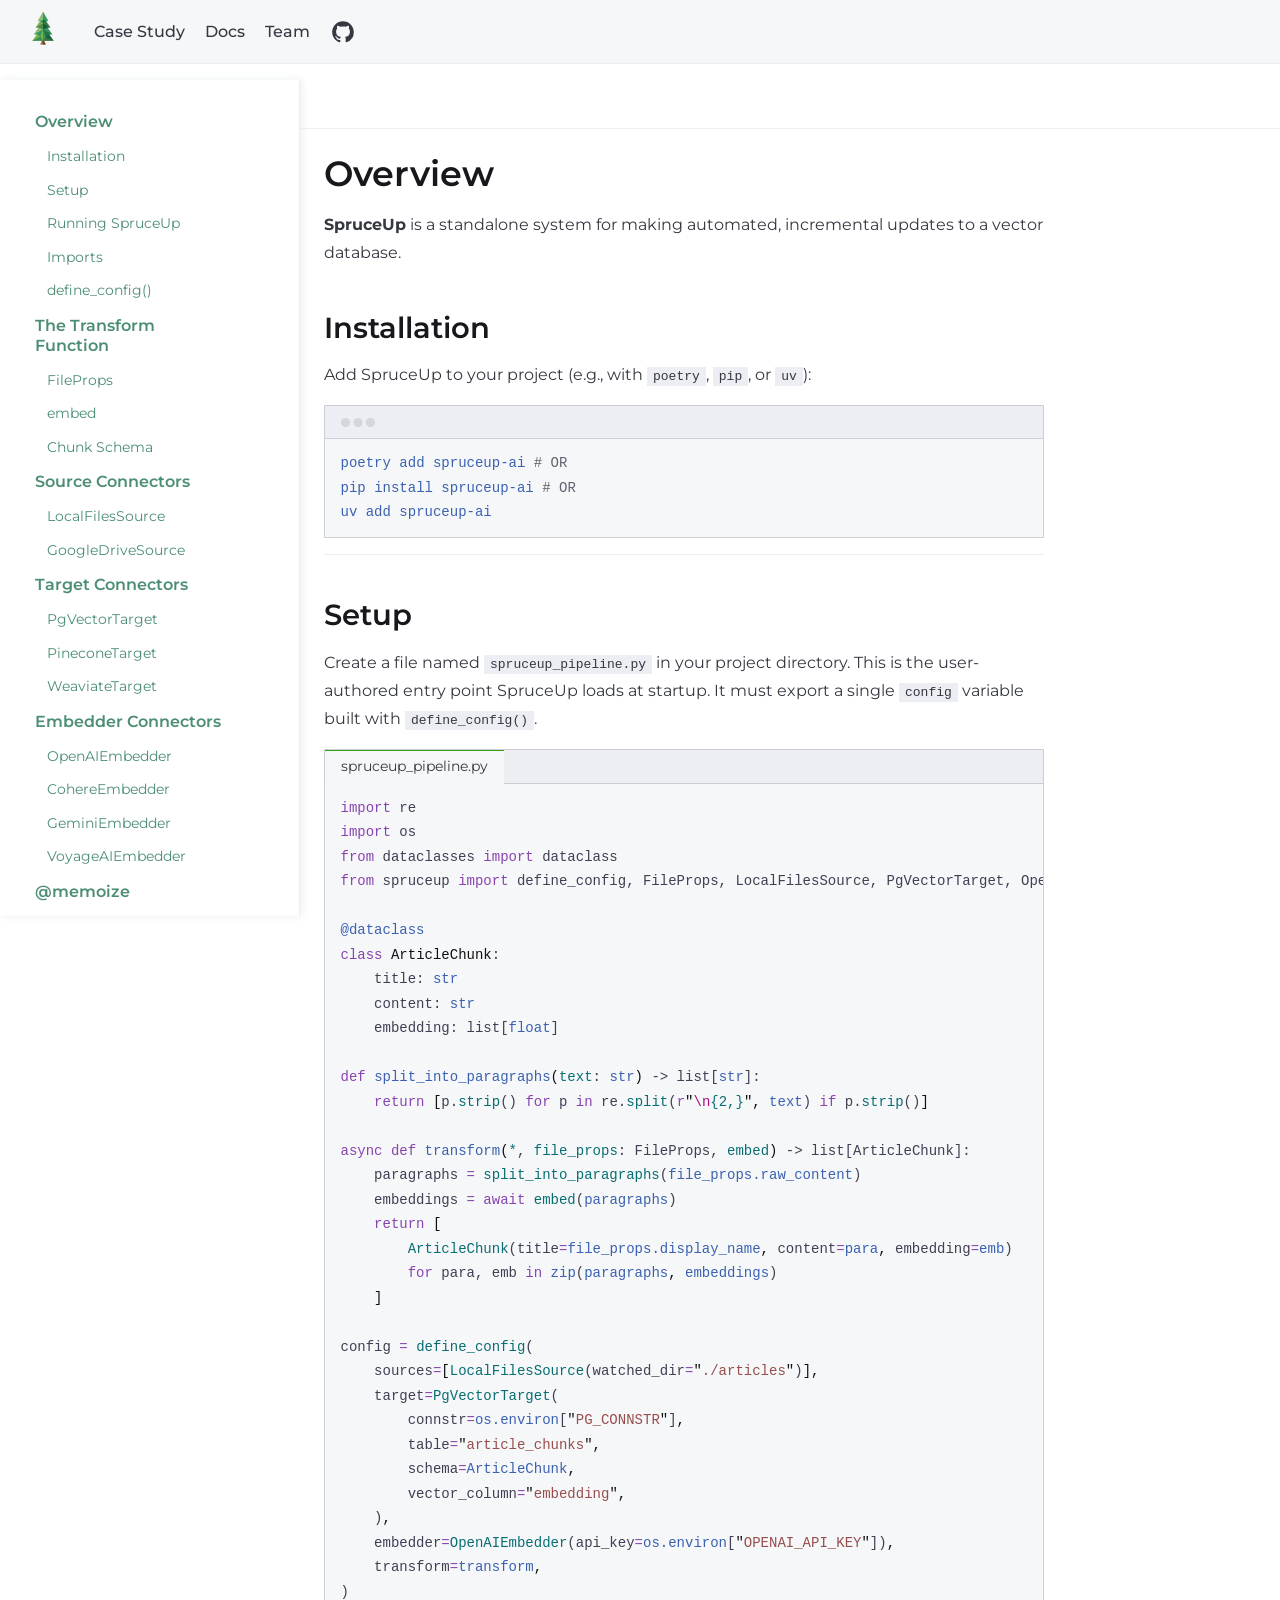
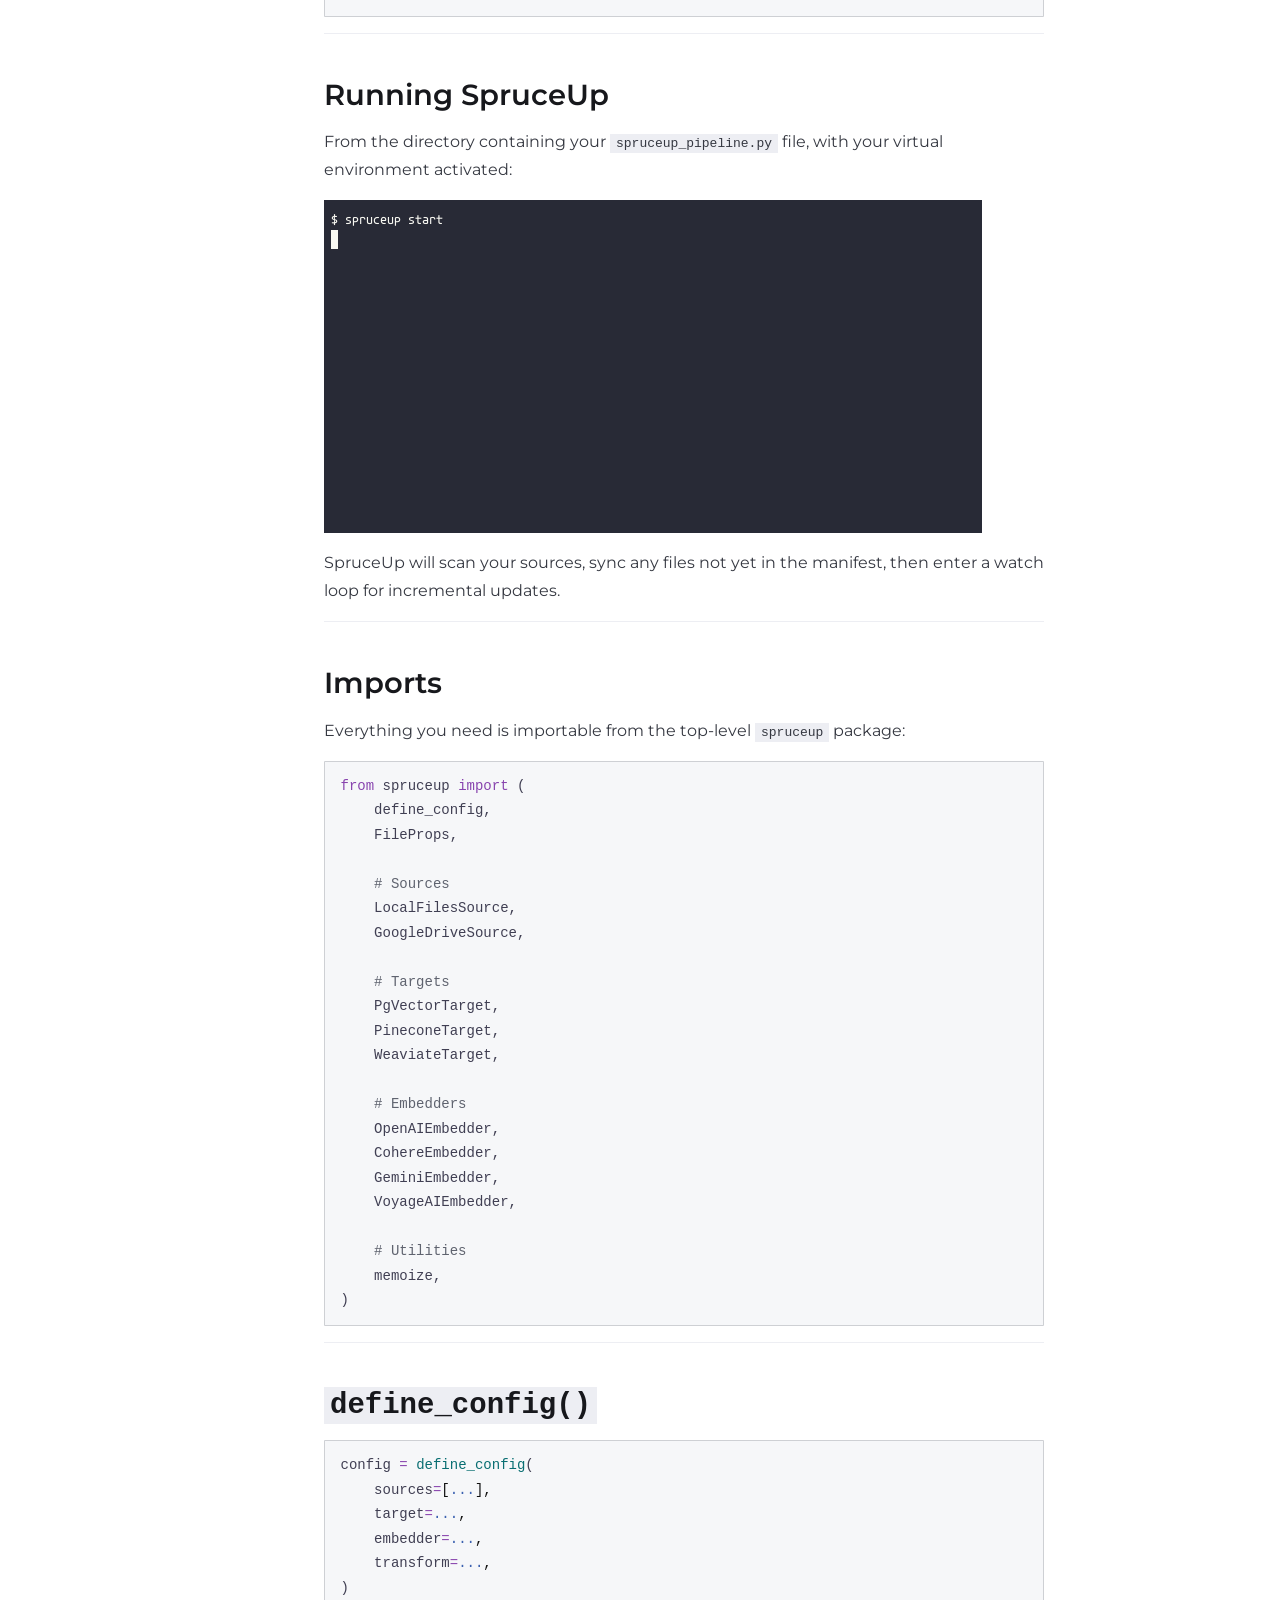
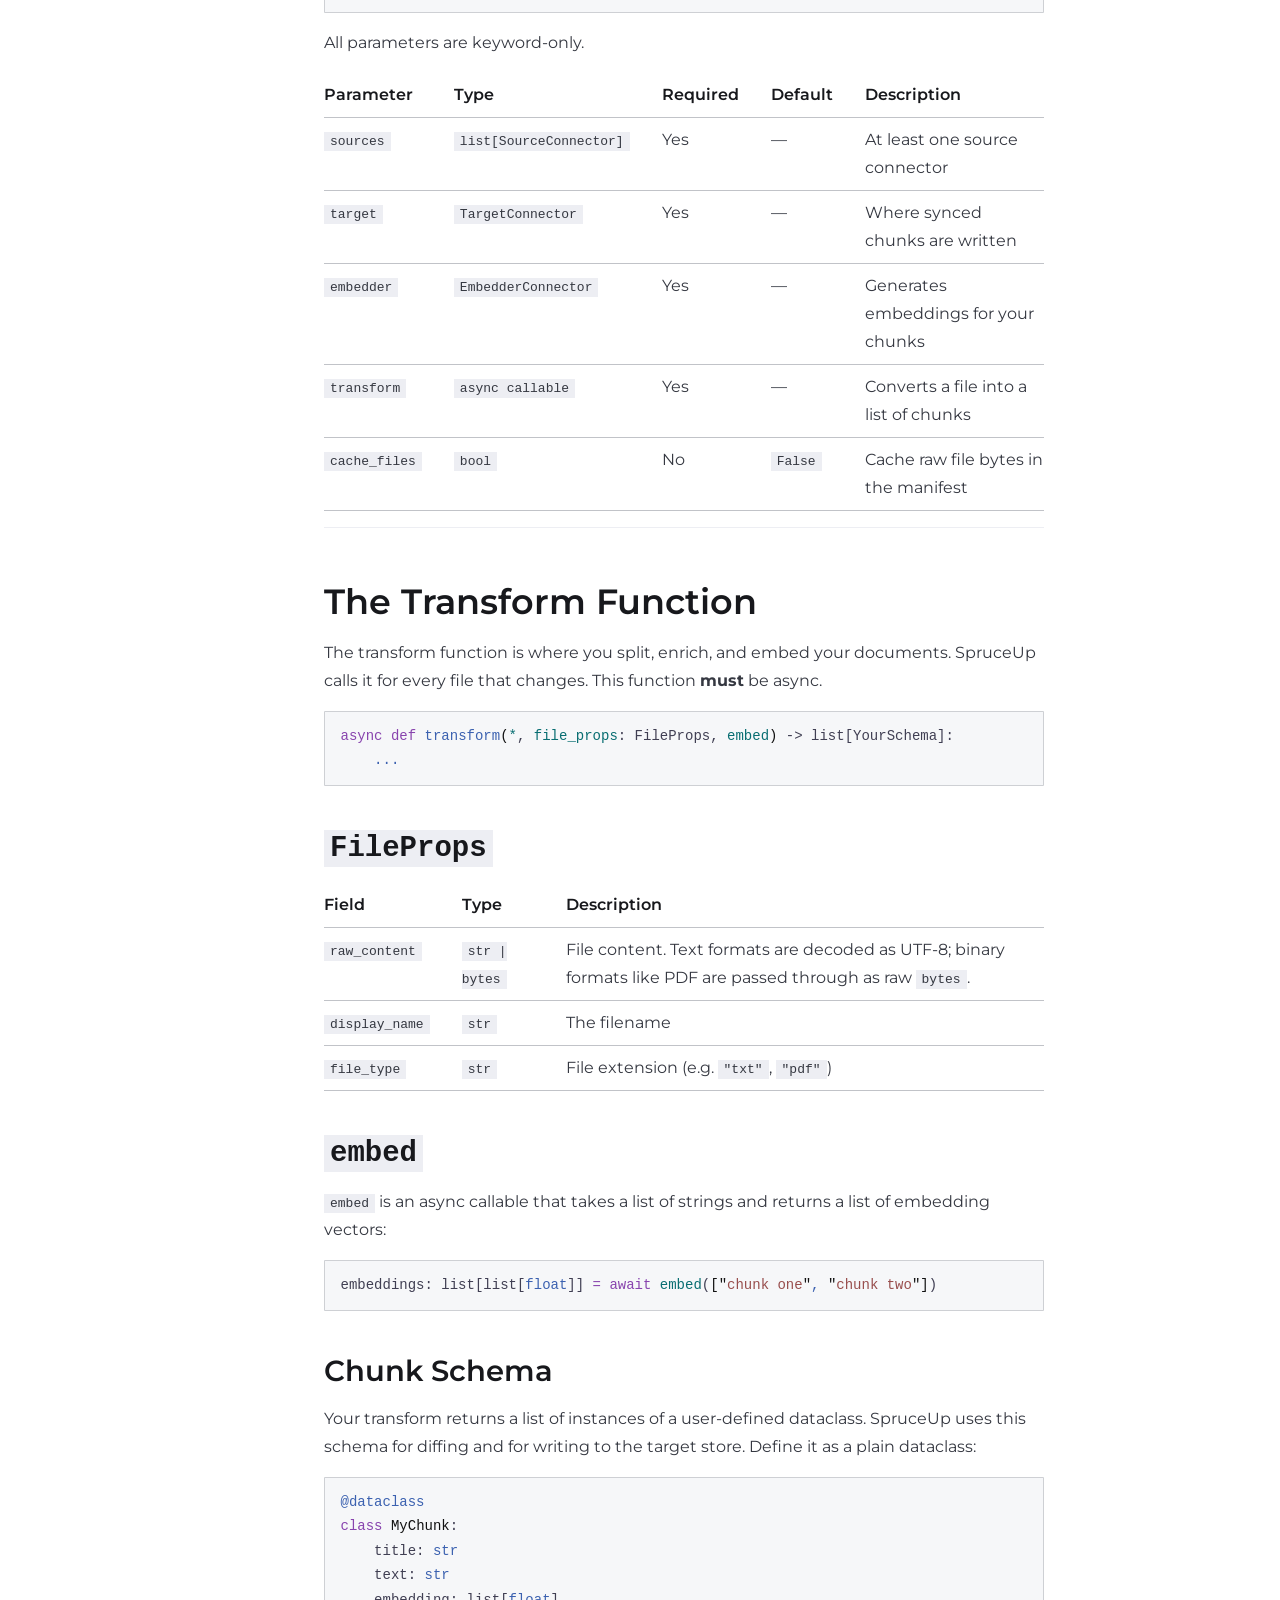
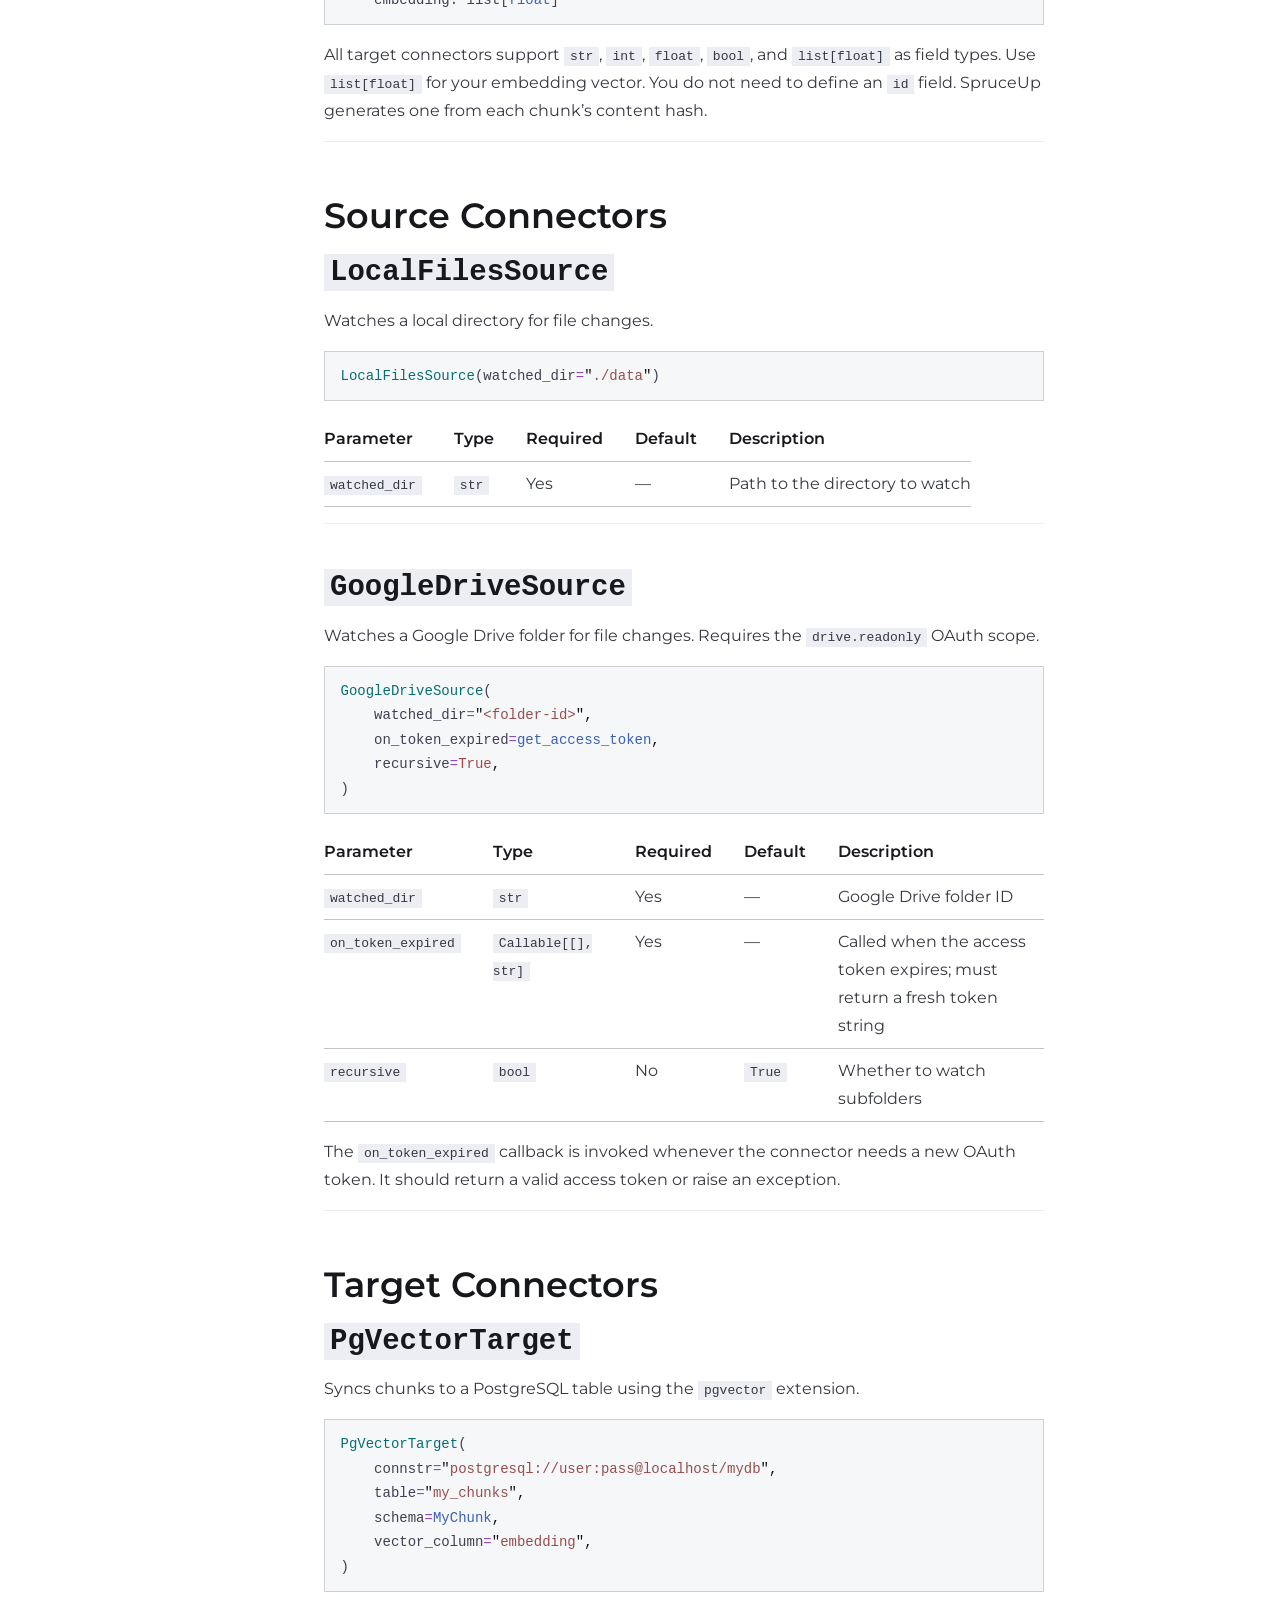
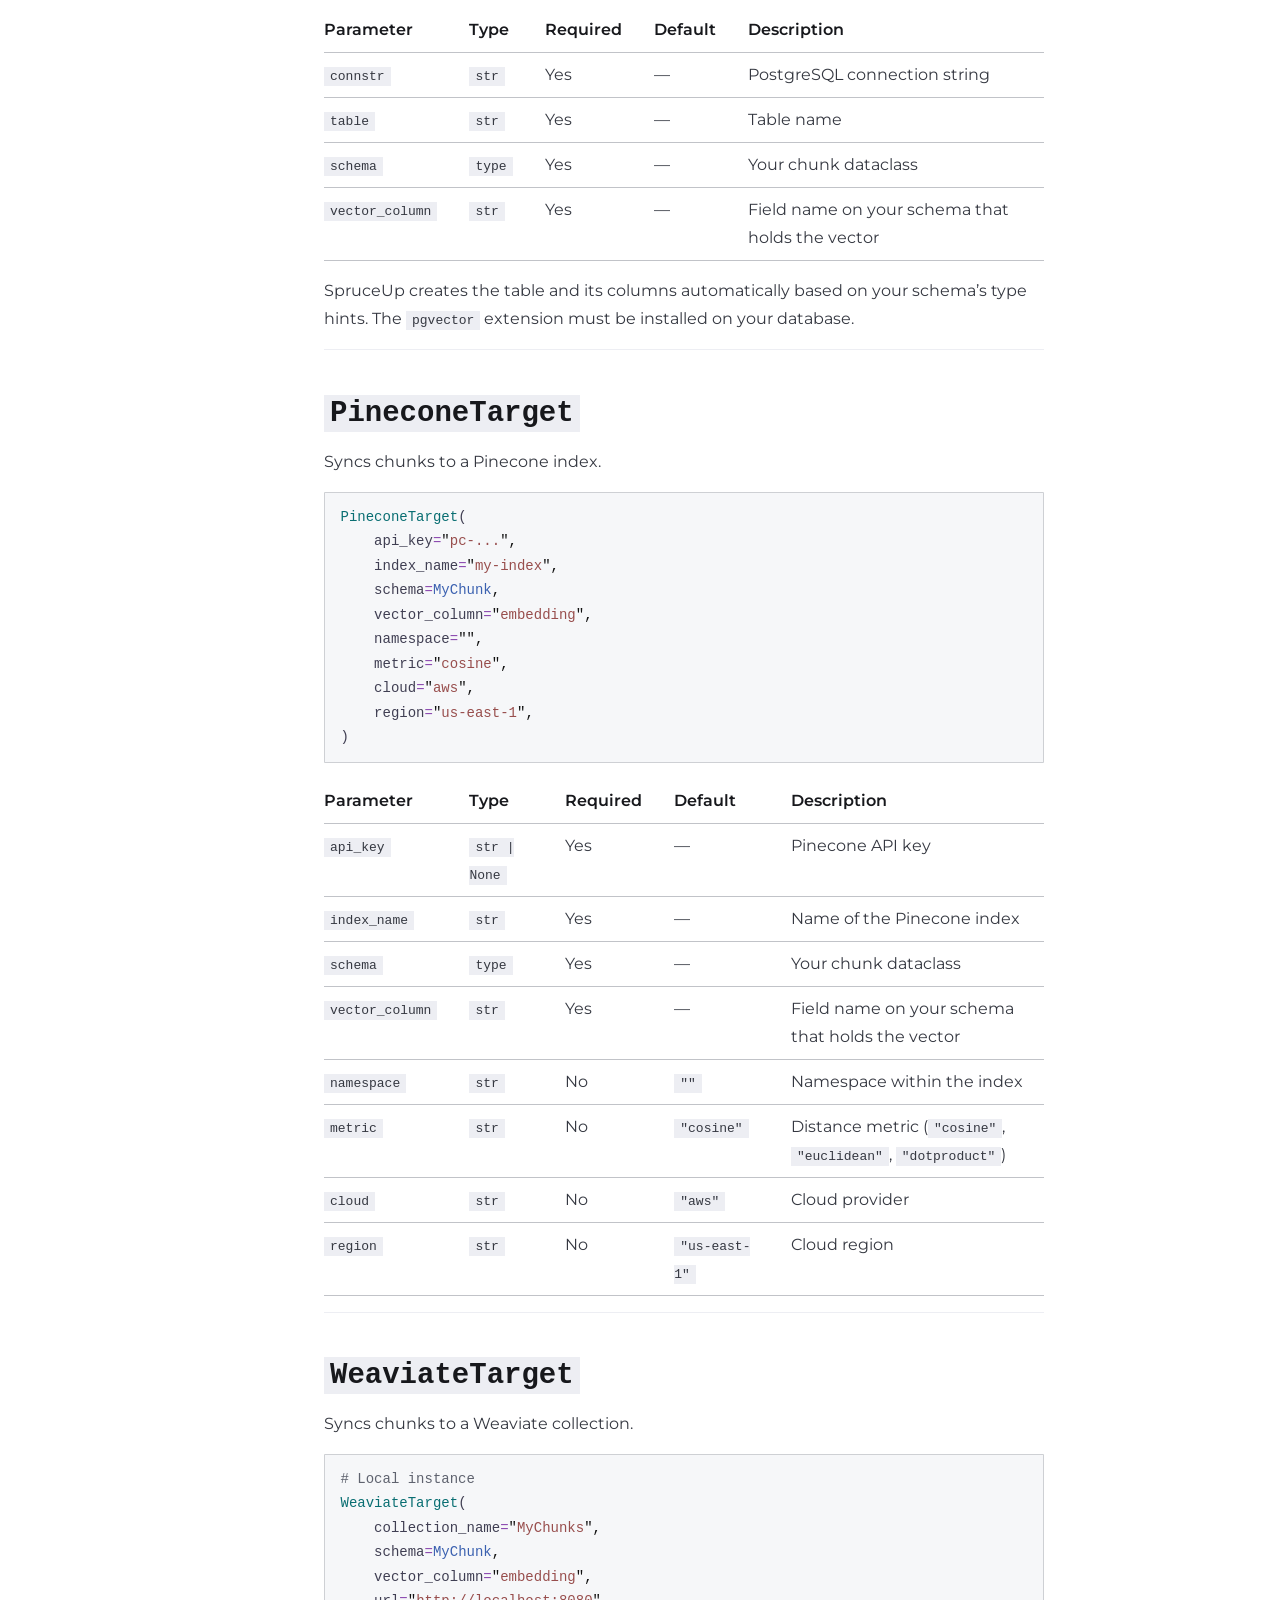
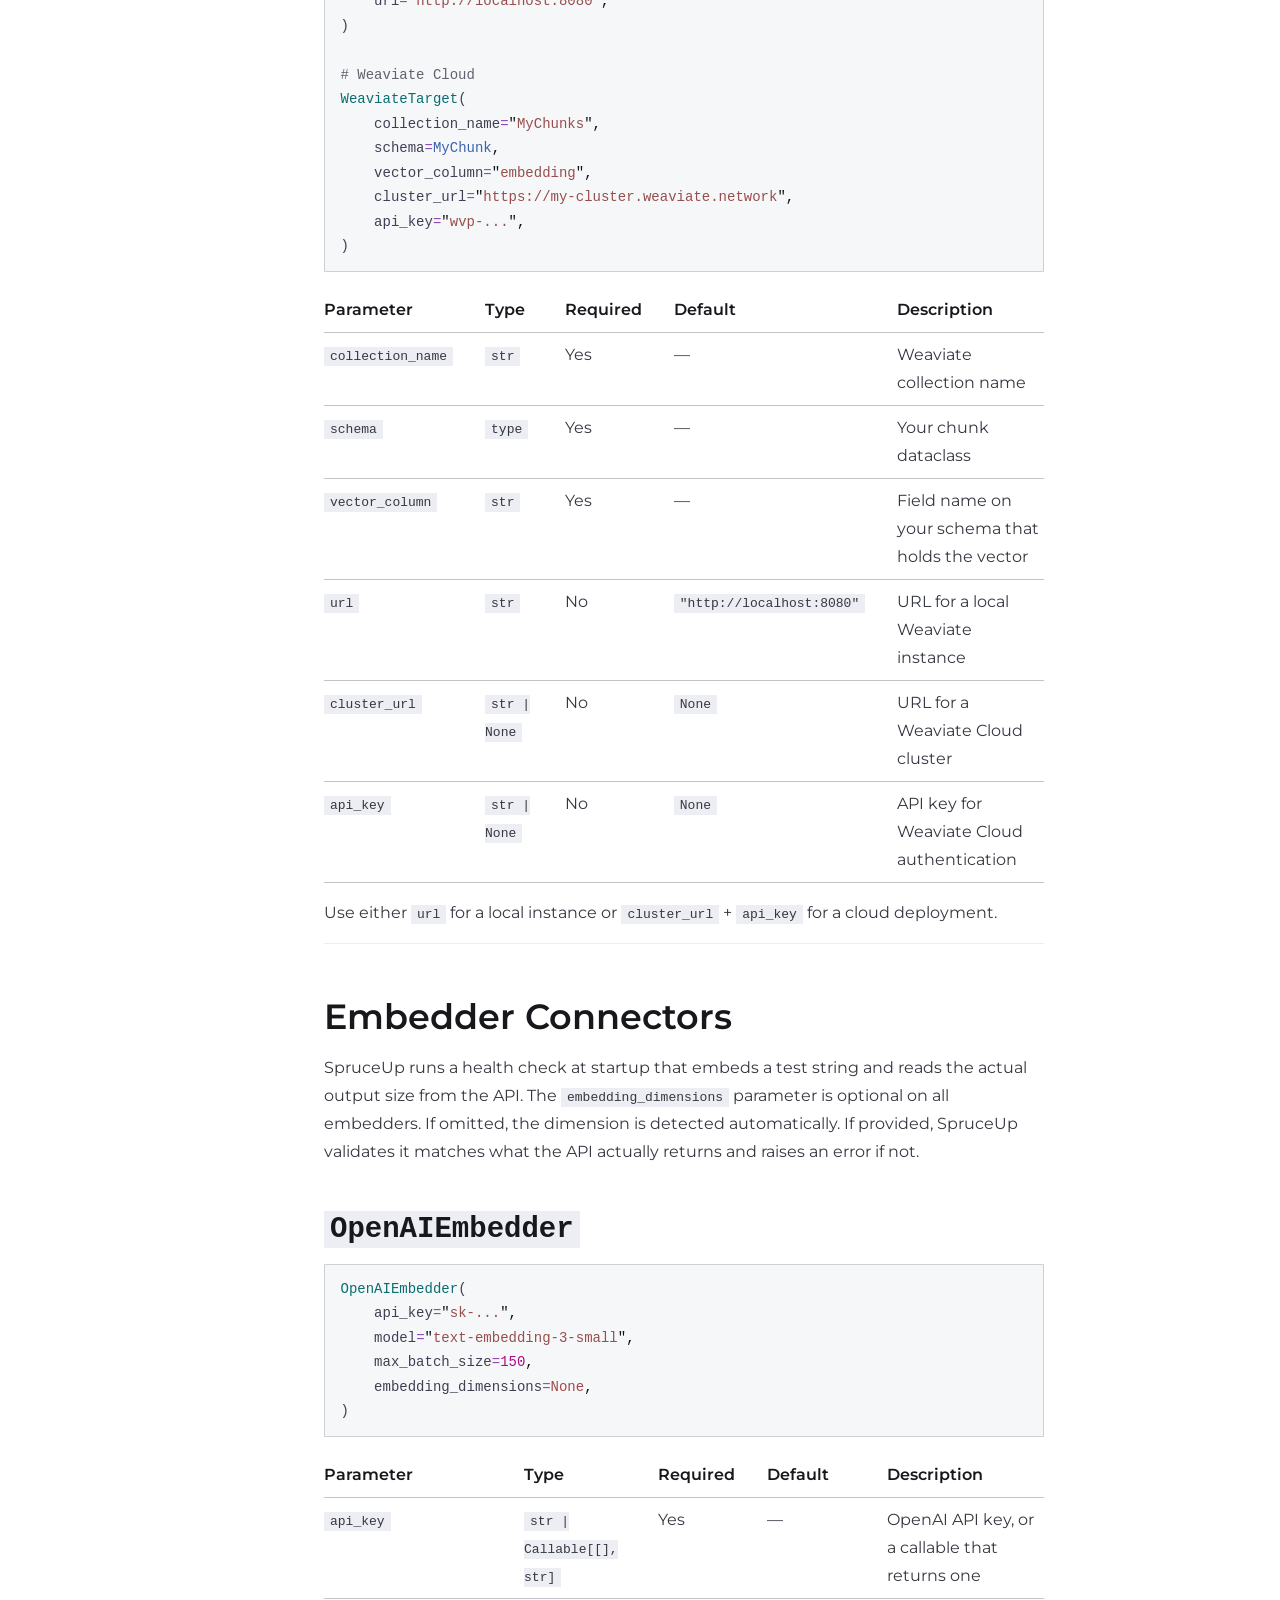
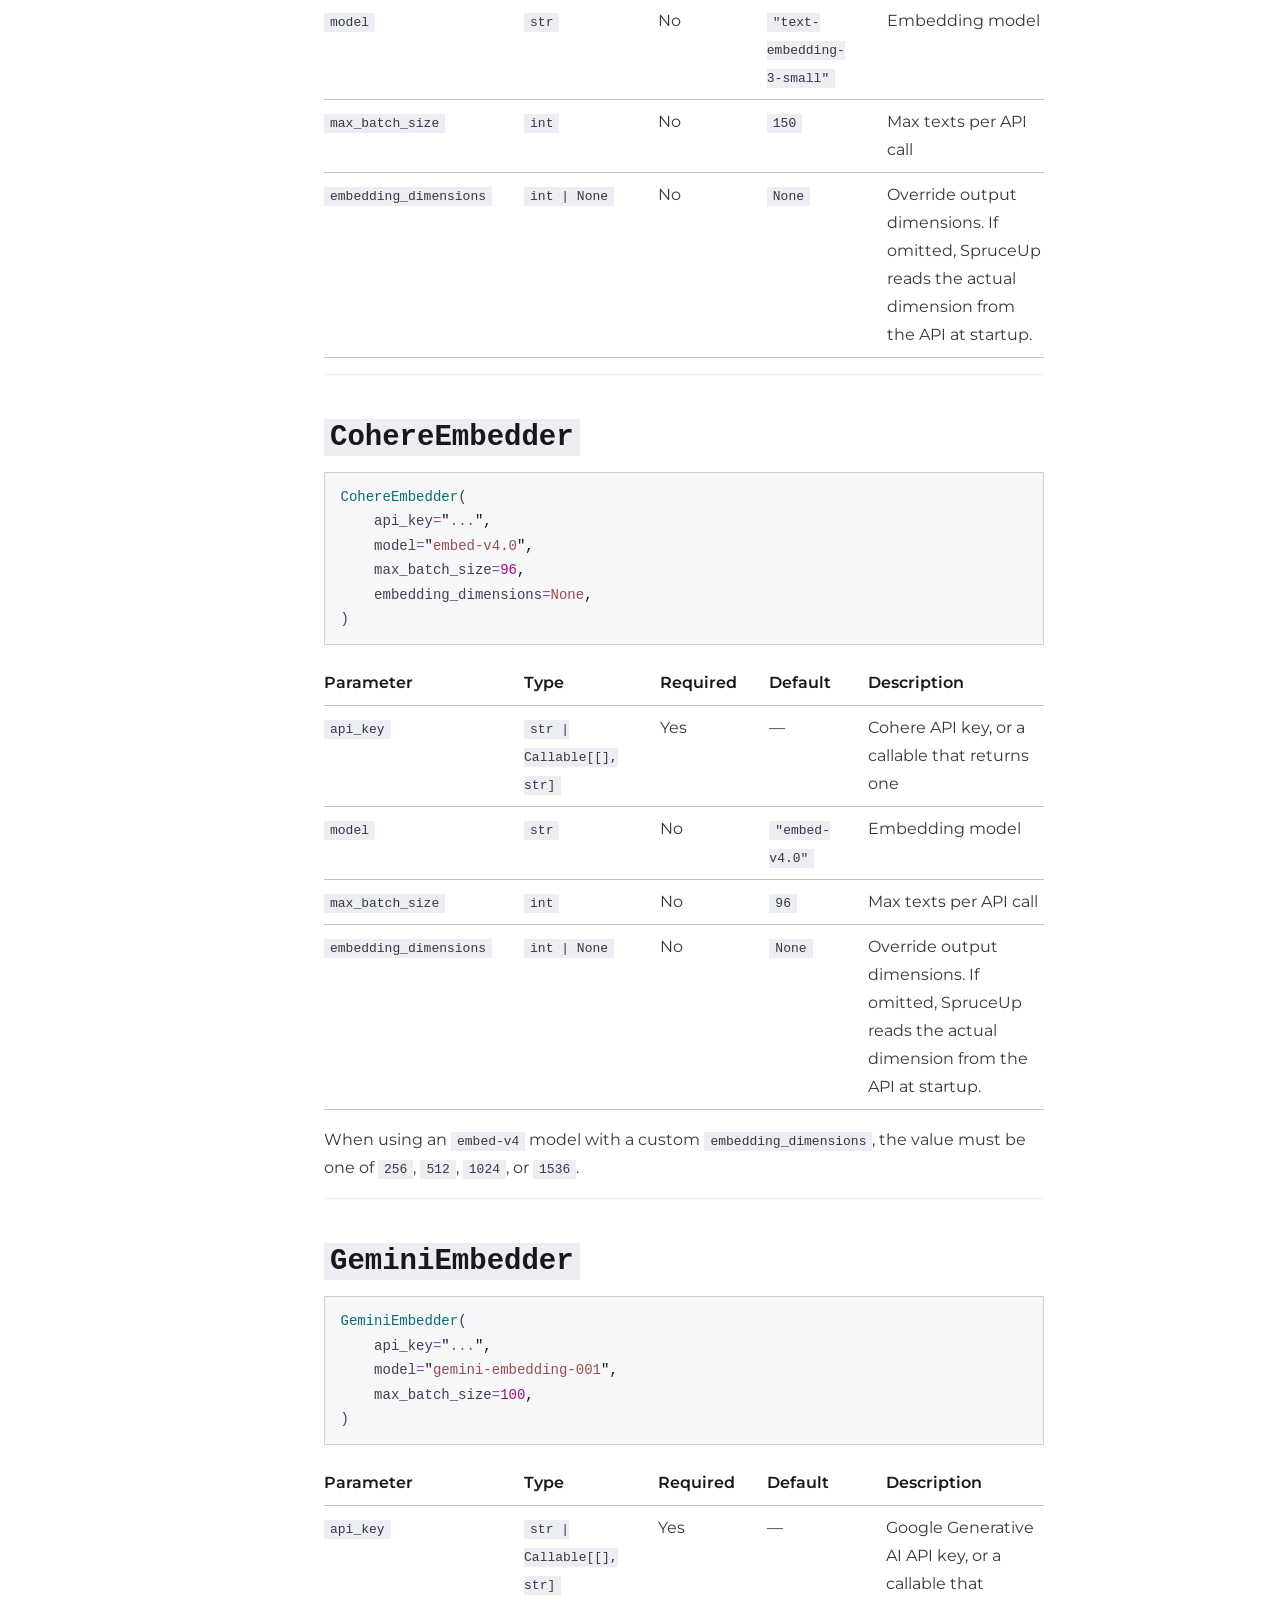
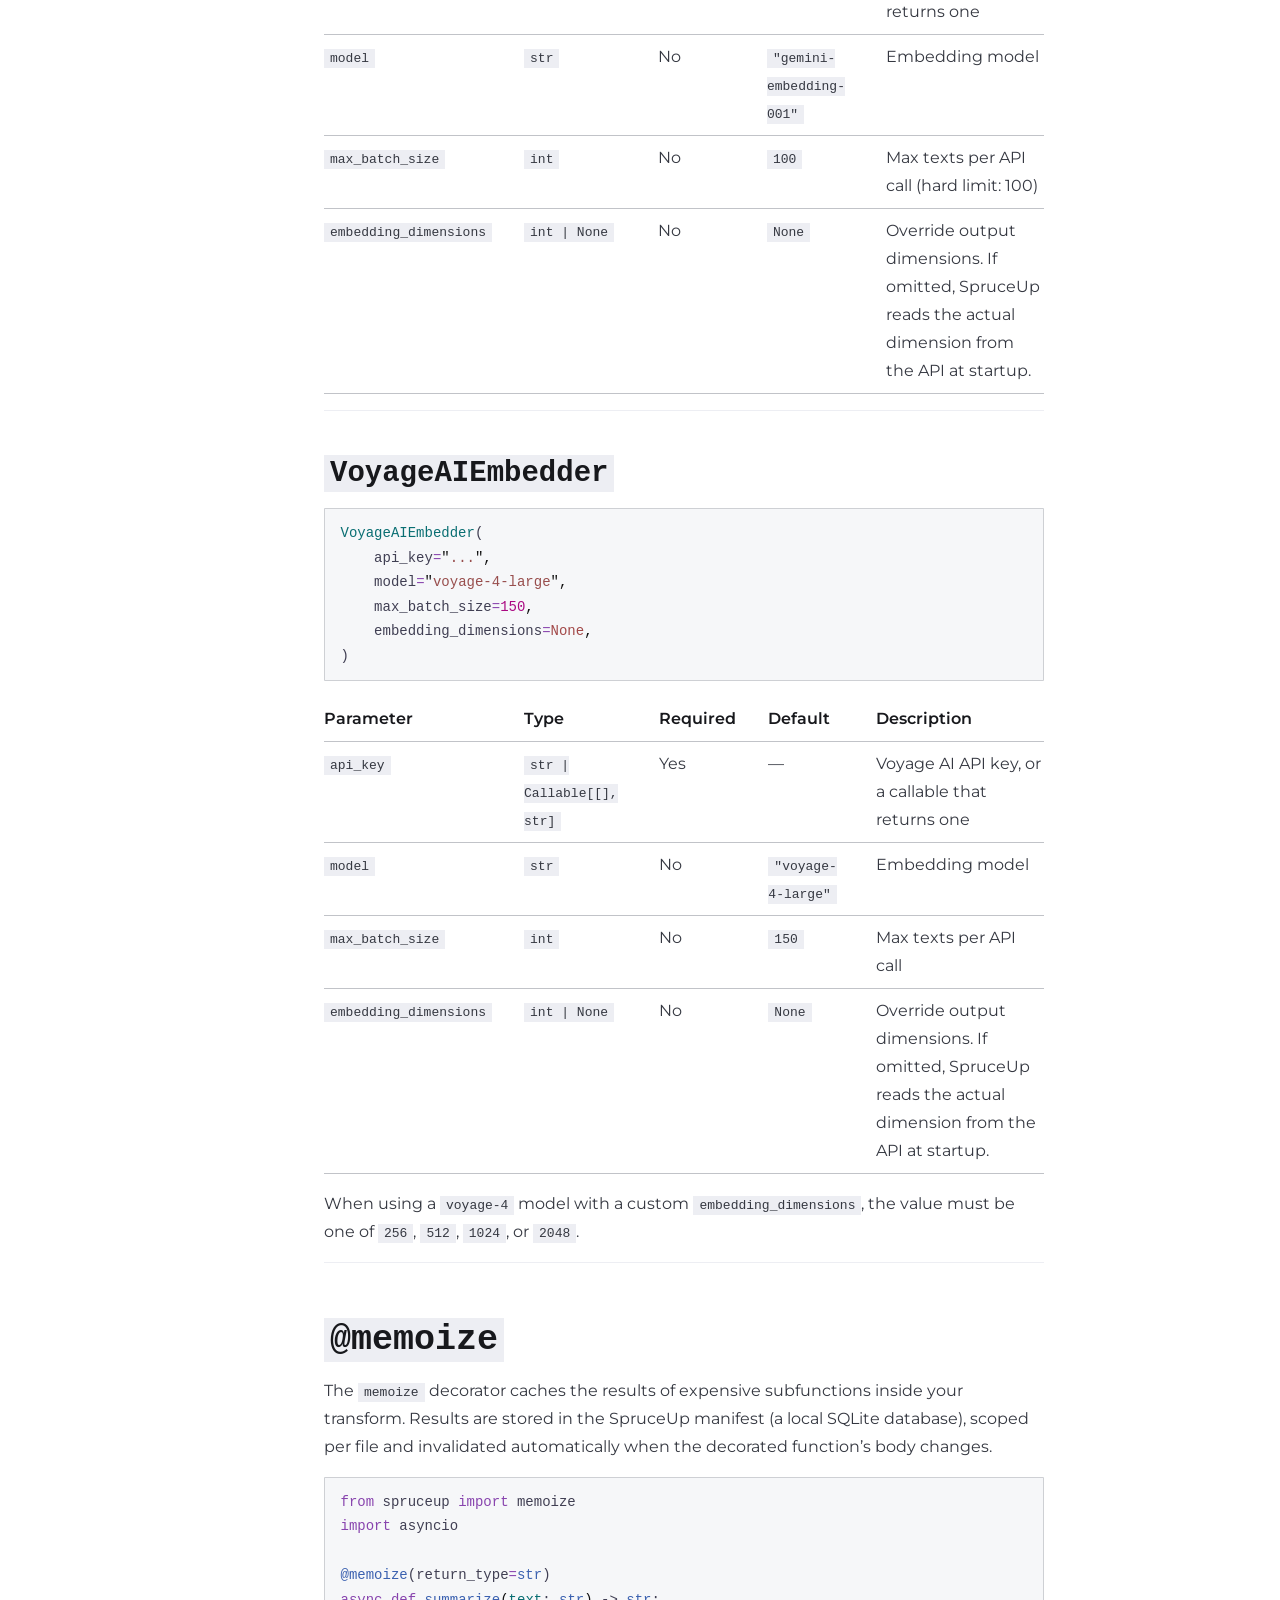
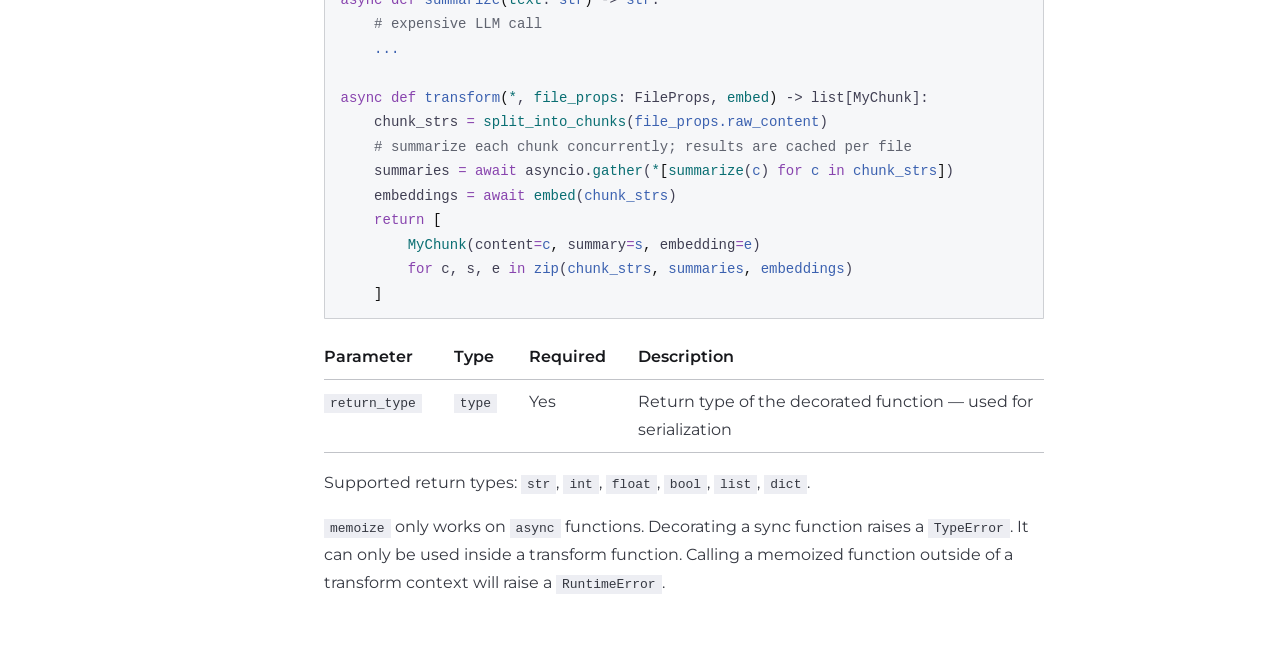
<file: docs/index.html>
<!DOCTYPE html><html lang="en" dir="ltr" data-theme="dark" data-has-toc data-has-sidebar class="astro-bguv2lll"> <head><meta charset="utf-8"/><meta name="viewport" content="width=device-width, initial-scale=1"/><title>Docs | SpruceUp</title><link rel="canonical" href="https://spruceup-ai.github.io/docs/"/><link rel="sitemap" href="/sitemap-index.xml"/><link rel="shortcut icon" href="/spruceup-logo-only-transparent.png" type="image/png"/><meta name="generator" content="Astro v6.4.4"/><meta name="generator" content="Starlight v0.39.3"/><meta property="og:title" content="Docs"/><meta property="og:type" content="article"/><meta property="og:url" content="https://spruceup-ai.github.io/docs/"/><meta property="og:locale" content="en"/><meta property="og:description" content="SpruceUp technical documentation and guides."/><meta property="og:site_name" content="SpruceUp"/><meta name="twitter:card" content="summary_large_image"/><meta name="description" content="SpruceUp technical documentation and guides."/><script>
	document.documentElement.dataset.theme = 'light';
</script><link rel="stylesheet" href="/_astro/print.DNXP8c50.css" media="print"><link rel="stylesheet" href="/_astro/common.BnS0pnOu.css"><script type="module" src="/_astro/page.B_tncCx8.js"></script></head> <body class="astro-bguv2lll"> <a href="#_top" class="astro-7q3lir66">Skip to content</a> <div class="page sl-flex astro-vrdttmbt"> <header class="header astro-vrdttmbt"><div class="header astro-3ef6ksr2"> <a href="/" class="logo-link astro-3ef6ksr2" aria-label="SpruceUp home"> <img src="/_astro/spruceup-logo-only-transparent.iL2BIKzi.png" width="1376" height="768" alt="" aria-hidden="true" class="logo-img astro-3ef6ksr2"> </a> <!-- Desktop nav --> <div class="sl-hidden md:sl-flex print:hidden right-group astro-3ef6ksr2"> <nav class="top-nav sl-flex astro-3ef6ksr2" aria-label="Site navigation"> <a href="/case-study/" class="nav-link astro-3ef6ksr2">Case Study</a><a href="/docs/" class="nav-link astro-3ef6ksr2">Docs</a><a href="/team/" class="nav-link astro-3ef6ksr2">Team</a> <a href="https://github.com/SpruceUp-ai/SpruceUp" class="nav-link github-link astro-3ef6ksr2" target="_blank" rel="noopener noreferrer" aria-label="GitHub"> <svg xmlns="http://www.w3.org/2000/svg" width="26" height="26" viewBox="0 0 24 24" fill="currentColor" aria-hidden="true" class="astro-3ef6ksr2"> <path d="M12 2C6.477 2 2 6.484 2 12.017c0 4.425 2.865 8.18 6.839 9.504.5.092.682-.217.682-.483 0-.237-.008-.868-.013-1.703-2.782.605-3.369-1.343-3.369-1.343-.454-1.158-1.11-1.466-1.11-1.466-.908-.62.069-.608.069-.608 1.003.07 1.531 1.032 1.531 1.032.892 1.53 2.341 1.088 2.91.832.092-.647.35-1.088.636-1.338-2.22-.253-4.555-1.113-4.555-4.951 0-1.093.39-1.988 1.029-2.688-.103-.253-.446-1.272.098-2.65 0 0 .84-.27 2.75 1.026A9.564 9.564 0 0112 6.844c.85.004 1.705.115 2.504.337 1.909-1.296 2.747-1.027 2.747-1.027.546 1.379.202 2.398.1 2.651.64.7 1.028 1.595 1.028 2.688 0 3.848-2.339 4.695-4.566 4.943.359.309.678.92.678 1.855 0 1.338-.012 2.419-.012 2.747 0 .268.18.58.688.482A10.019 10.019 0 0022 12.017C22 6.484 17.522 2 12 2z" class="astro-3ef6ksr2"></path> </svg> </a> </nav> </div> <!-- Mobile hamburger --> <details class="mobile-nav md:sl-hidden print:hidden astro-3ef6ksr2"> <summary aria-label="Open navigation menu" class="astro-3ef6ksr2"> <span class="bar astro-3ef6ksr2"></span> <span class="bar astro-3ef6ksr2"></span> <span class="bar astro-3ef6ksr2"></span> </summary> <nav class="mobile-menu astro-3ef6ksr2" aria-label="Mobile navigation"> <a href="/case-study/" class="mobile-nav-link astro-3ef6ksr2">Case Study</a><a href="/docs/" class="mobile-nav-link astro-3ef6ksr2">Docs</a><a href="/team/" class="mobile-nav-link astro-3ef6ksr2">Team</a> <a href="https://github.com/SpruceUp-ai/SpruceUp" class="mobile-nav-link astro-3ef6ksr2" target="_blank" rel="noopener noreferrer"> <svg xmlns="http://www.w3.org/2000/svg" width="18" height="18" viewBox="0 0 24 24" fill="currentColor" aria-hidden="true" class="astro-3ef6ksr2"> <path d="M12 2C6.477 2 2 6.484 2 12.017c0 4.425 2.865 8.18 6.839 9.504.5.092.682-.217.682-.483 0-.237-.008-.868-.013-1.703-2.782.605-3.369-1.343-3.369-1.343-.454-1.158-1.11-1.466-1.11-1.466-.908-.62.069-.608.069-.608 1.003.07 1.531 1.032 1.531 1.032.892 1.53 2.341 1.088 2.91.832.092-.647.35-1.088.636-1.338-2.22-.253-4.555-1.113-4.555-4.951 0-1.093.39-1.988 1.029-2.688-.103-.253-.446-1.272.098-2.65 0 0 .84-.27 2.75 1.026A9.564 9.564 0 0112 6.844c.85.004 1.705.115 2.504.337 1.909-1.296 2.747-1.027 2.747-1.027.546 1.379.202 2.398.1 2.651.64.7 1.028 1.595 1.028 2.688 0 3.848-2.339 4.695-4.566 4.943.359.309.678.92.678 1.855 0 1.338-.012 2.419-.012 2.747 0 .268.18.58.688.482A10.019 10.019 0 0022 12.017C22 6.484 17.522 2 12 2z" class="astro-3ef6ksr2"></path> </svg>
GitHub
</a> </nav> </details> </div> <script type="module">document.addEventListener("click",n=>{const e=document.querySelector(".mobile-nav");e?.open&&!e.contains(n.target)&&(e.open=!1)});</script></header> <nav class="sidebar print:hidden astro-vrdttmbt" aria-label="Main">  <div id="starlight__sidebar" class="sidebar-pane astro-vrdttmbt"> <div class="sidebar-content sl-flex astro-vrdttmbt"> <sl-sidebar-state-persist data-hash="0000000" class="astro-kku4brbg"> <script aria-hidden="true">
		(() => {
			try {
				if (!matchMedia('(min-width: 50em)').matches) return;
				/** @type {HTMLElement | null} */
				const target = document.querySelector('sl-sidebar-state-persist');
				const state = JSON.parse(sessionStorage.getItem('sl-sidebar-state') || '0');
				if (!target || !state || target.dataset.hash !== state.hash) return;
				window._starlightScrollRestore = state.scroll;
				customElements.define(
					'sl-sidebar-restore',
					class SidebarRestore extends HTMLElement {
						connectedCallback() {
							try {
								const idx = parseInt(this.dataset.index || '');
								const details = this.closest('details');
								if (details && typeof state.open[idx] === 'boolean') details.open = state.open[idx];
							} catch {}
						}
					}
				);
			} catch {}
		})();
	</script>  <ul class="top-level astro-3ii7xxms">  </ul>  <script aria-hidden="true">
		(() => {
			const scroller = document.getElementById('starlight__sidebar');
			if (!window._starlightScrollRestore || !scroller) return;
			scroller.scrollTop = window._starlightScrollRestore;
			delete window._starlightScrollRestore;
		})();
	</script> </sl-sidebar-state-persist> <div class="md:sl-hidden"> <div class="mobile-preferences sl-flex astro-wu23bvmt"> <div class="social-icons astro-wu23bvmt">  </div>  <script type="module">class s extends HTMLElement{constructor(){super();const e=this.querySelector("select");e&&(e.addEventListener("change",t=>{t.currentTarget instanceof HTMLSelectElement&&(window.location.pathname=t.currentTarget.value)}),window.addEventListener("pageshow",t=>{if(!t.persisted)return;const n=e.querySelector("option[selected]")?.index;n!==e.selectedIndex&&(e.selectedIndex=n??0)}))}}customElements.define("starlight-lang-select",s);</script> </div> </div> </div> </div> </nav> <div class="main-frame astro-vrdttmbt">  <script type="module">const a=document.getElementById("starlight__sidebar"),n=a?.querySelector("sl-sidebar-state-persist"),o="sl-sidebar-state",i=()=>{let t=[];const e=n?.dataset.hash||"";try{const s=sessionStorage.getItem(o),r=JSON.parse(s||"{}");Array.isArray(r.open)&&r.hash===e&&(t=r.open)}catch{}return{hash:e,open:t,scroll:a?.scrollTop||0}},c=t=>{try{sessionStorage.setItem(o,JSON.stringify(t))}catch{}},d=()=>c(i()),l=(t,e)=>{const s=i();s.open[e]=t,c(s)};n?.addEventListener("click",t=>{if(!(t.target instanceof Element))return;const e=t.target.closest("summary")?.closest("details");if(!e)return;const s=e.querySelector("sl-sidebar-restore"),r=parseInt(s?.dataset.index||"");isNaN(r)||l(!e.open,r)});addEventListener("visibilitychange",()=>{document.visibilityState==="hidden"&&d()});addEventListener("pageHide",d);</script> <div class="toc-layout astro-2hkjwgzv"> <aside class="toc-sidebar-container print:hidden astro-2hkjwgzv"> <div class="toc-sidebar astro-2hkjwgzv"> <div class="lg:sl-hidden astro-pb3aqygn"></div><div class="right-sidebar-panel sl-hidden lg:sl-block astro-pb3aqygn"><div class="sl-container astro-pb3aqygn"><starlight-toc data-min-h="2" data-max-h="3"><nav aria-labelledby="starlight__on-this-page"><h2 id="starlight__on-this-page">On this page</h2><ul class="astro-gnoq344e" style="--depth: 0;"> <li class="astro-gnoq344e" style="--depth: 0;"> <a href="#_top" class="astro-gnoq344e" style="--depth: 0;"> <span class="astro-gnoq344e" style="--depth: 0;">Overview</span> </a>  </li><li class="astro-gnoq344e" style="--depth: 0;"> <a href="#overview" class="astro-gnoq344e" style="--depth: 0;"> <span class="astro-gnoq344e" style="--depth: 0;">Overview</span> </a> <ul class="astro-gnoq344e" style="--depth: 1;"> <li class="astro-gnoq344e" style="--depth: 1;"> <a href="#installation" class="astro-gnoq344e" style="--depth: 1;"> <span class="astro-gnoq344e" style="--depth: 1;">Installation</span> </a>  </li><li class="astro-gnoq344e" style="--depth: 1;"> <a href="#setup" class="astro-gnoq344e" style="--depth: 1;"> <span class="astro-gnoq344e" style="--depth: 1;">Setup</span> </a>  </li><li class="astro-gnoq344e" style="--depth: 1;"> <a href="#running-spruceup" class="astro-gnoq344e" style="--depth: 1;"> <span class="astro-gnoq344e" style="--depth: 1;">Running SpruceUp</span> </a>  </li><li class="astro-gnoq344e" style="--depth: 1;"> <a href="#imports" class="astro-gnoq344e" style="--depth: 1;"> <span class="astro-gnoq344e" style="--depth: 1;">Imports</span> </a>  </li><li class="astro-gnoq344e" style="--depth: 1;"> <a href="#define_config" class="astro-gnoq344e" style="--depth: 1;"> <span class="astro-gnoq344e" style="--depth: 1;">define_config()</span> </a>  </li> </ul> </li><li class="astro-gnoq344e" style="--depth: 0;"> <a href="#the-transform-function" class="astro-gnoq344e" style="--depth: 0;"> <span class="astro-gnoq344e" style="--depth: 0;">The Transform Function</span> </a> <ul class="astro-gnoq344e" style="--depth: 1;"> <li class="astro-gnoq344e" style="--depth: 1;"> <a href="#fileprops" class="astro-gnoq344e" style="--depth: 1;"> <span class="astro-gnoq344e" style="--depth: 1;">FileProps</span> </a>  </li><li class="astro-gnoq344e" style="--depth: 1;"> <a href="#embed" class="astro-gnoq344e" style="--depth: 1;"> <span class="astro-gnoq344e" style="--depth: 1;">embed</span> </a>  </li><li class="astro-gnoq344e" style="--depth: 1;"> <a href="#chunk-schema" class="astro-gnoq344e" style="--depth: 1;"> <span class="astro-gnoq344e" style="--depth: 1;">Chunk Schema</span> </a>  </li> </ul> </li><li class="astro-gnoq344e" style="--depth: 0;"> <a href="#source-connectors" class="astro-gnoq344e" style="--depth: 0;"> <span class="astro-gnoq344e" style="--depth: 0;">Source Connectors</span> </a> <ul class="astro-gnoq344e" style="--depth: 1;"> <li class="astro-gnoq344e" style="--depth: 1;"> <a href="#localfilessource" class="astro-gnoq344e" style="--depth: 1;"> <span class="astro-gnoq344e" style="--depth: 1;">LocalFilesSource</span> </a>  </li><li class="astro-gnoq344e" style="--depth: 1;"> <a href="#googledrivesource" class="astro-gnoq344e" style="--depth: 1;"> <span class="astro-gnoq344e" style="--depth: 1;">GoogleDriveSource</span> </a>  </li> </ul> </li><li class="astro-gnoq344e" style="--depth: 0;"> <a href="#target-connectors" class="astro-gnoq344e" style="--depth: 0;"> <span class="astro-gnoq344e" style="--depth: 0;">Target Connectors</span> </a> <ul class="astro-gnoq344e" style="--depth: 1;"> <li class="astro-gnoq344e" style="--depth: 1;"> <a href="#pgvectortarget" class="astro-gnoq344e" style="--depth: 1;"> <span class="astro-gnoq344e" style="--depth: 1;">PgVectorTarget</span> </a>  </li><li class="astro-gnoq344e" style="--depth: 1;"> <a href="#pineconetarget" class="astro-gnoq344e" style="--depth: 1;"> <span class="astro-gnoq344e" style="--depth: 1;">PineconeTarget</span> </a>  </li><li class="astro-gnoq344e" style="--depth: 1;"> <a href="#weaviatetarget" class="astro-gnoq344e" style="--depth: 1;"> <span class="astro-gnoq344e" style="--depth: 1;">WeaviateTarget</span> </a>  </li> </ul> </li><li class="astro-gnoq344e" style="--depth: 0;"> <a href="#embedder-connectors" class="astro-gnoq344e" style="--depth: 0;"> <span class="astro-gnoq344e" style="--depth: 0;">Embedder Connectors</span> </a> <ul class="astro-gnoq344e" style="--depth: 1;"> <li class="astro-gnoq344e" style="--depth: 1;"> <a href="#openaiembedder" class="astro-gnoq344e" style="--depth: 1;"> <span class="astro-gnoq344e" style="--depth: 1;">OpenAIEmbedder</span> </a>  </li><li class="astro-gnoq344e" style="--depth: 1;"> <a href="#cohereembedder" class="astro-gnoq344e" style="--depth: 1;"> <span class="astro-gnoq344e" style="--depth: 1;">CohereEmbedder</span> </a>  </li><li class="astro-gnoq344e" style="--depth: 1;"> <a href="#geminiembedder" class="astro-gnoq344e" style="--depth: 1;"> <span class="astro-gnoq344e" style="--depth: 1;">GeminiEmbedder</span> </a>  </li><li class="astro-gnoq344e" style="--depth: 1;"> <a href="#voyageaiembedder" class="astro-gnoq344e" style="--depth: 1;"> <span class="astro-gnoq344e" style="--depth: 1;">VoyageAIEmbedder</span> </a>  </li> </ul> </li><li class="astro-gnoq344e" style="--depth: 0;"> <a href="#memoize" class="astro-gnoq344e" style="--depth: 0;"> <span class="astro-gnoq344e" style="--depth: 0;">@memoize</span> </a>  </li> </ul></nav></starlight-toc><script type="module">const m="_top";class H extends HTMLElement{constructor(){super(),this._current=this.querySelector('a[aria-current="true"]'),this.minH=parseInt(this.dataset.minH||"2",10),this.maxH=parseInt(this.dataset.maxH||"3",10),this.tocHeadingSelector=`h1#${m},:where(${[...Array.from({length:1+this.maxH-this.minH}).map((e,n)=>`h${this.minH+n}`)].join()})[id]`,this.onIdle=e=>(window.requestIdleCallback||(n=>setTimeout(n,1)))(e),this.init=()=>{const e=[...this.querySelectorAll("a")],n=t=>t.matches(this.tocHeadingSelector),i=t=>{if(!t)return null;const h=t;for(;t;){if(t.matches(".sl-markdown-content, main > *"))return document.getElementById(m);if(n(t))return t;const s=t.querySelector(this.tocHeadingSelector);if(s)return s;for(t=t.previousElementSibling;t?.lastElementChild;)t=t.lastElementChild;const o=i(t);if(o)return o}return i(h.parentElement)},c=t=>{for(const{isIntersecting:h,target:s}of t){if(!h)continue;const o=i(s);if(!o)continue;const l=e.find(g=>g.hash==="#"+encodeURIComponent(o.id));if(l){this.current=l;break}}},a=document.querySelectorAll([`main :where(${this.tocHeadingSelector})`,`main :where(${this.tocHeadingSelector}, .sl-heading-wrapper) ~ *:not(:has(${this.tocHeadingSelector}))`,`main .sl-markdown-content > *:not(:has(${this.tocHeadingSelector}))`,`main > *:not(:has(${this.tocHeadingSelector}))`].join());let r;const u=()=>{r||(r=new IntersectionObserver(c,{rootMargin:this.getRootMargin()}),a.forEach(t=>r.observe(t)))};u();let d;window.addEventListener("resize",()=>{r&&(r.disconnect(),r=void 0),clearTimeout(d),d=setTimeout(()=>this.onIdle(u),200)})},this.onIdle(()=>this.init())}set current(e){e!==this._current&&(this._current&&this._current.removeAttribute("aria-current"),e.setAttribute("aria-current","true"),this._current=e)}getRootMargin(){const e=document.querySelector("header")?.getBoundingClientRect().height||0,n=this.querySelector("summary")?.getBoundingClientRect().height||0,i=e+n+32,c=i+53,a=document.documentElement.clientHeight;return`-${i}px 0% ${c-a}px`}}customElements.define("starlight-toc",H);</script></div></div> </div> </aside> <div class="main-pane astro-2hkjwgzv">  <main data-pagefind-body class="astro-bguv2lll" lang="en" dir="ltr">    <div class="content-panel astro-7nkwcw3z"> <div class="sl-container astro-7nkwcw3z">  </div> </div> <div class="content-panel astro-7nkwcw3z"> <div class="sl-container astro-7nkwcw3z"> <div class="sl-markdown-content"> <div class="sl-heading-wrapper level-h2"><h2 id="overview">Overview</h2><a class="sl-anchor-link" href="#overview"><span aria-hidden="true" class="sl-anchor-icon"><svg width="16" height="16" viewBox="0 0 24 24"><path fill="currentcolor" d="m12.11 15.39-3.88 3.88a2.52 2.52 0 0 1-3.5 0 2.47 2.47 0 0 1 0-3.5l3.88-3.88a1 1 0 0 0-1.42-1.42l-3.88 3.89a4.48 4.48 0 0 0 6.33 6.33l3.89-3.88a1 1 0 1 0-1.42-1.42Zm8.58-12.08a4.49 4.49 0 0 0-6.33 0l-3.89 3.88a1 1 0 0 0 1.42 1.42l3.88-3.88a2.52 2.52 0 0 1 3.5 0 2.47 2.47 0 0 1 0 3.5l-3.88 3.88a1 1 0 1 0 1.42 1.42l3.88-3.89a4.49 4.49 0 0 0 0-6.33ZM8.83 15.17a1 1 0 0 0 1.1.22 1 1 0 0 0 .32-.22l4.92-4.92a1 1 0 0 0-1.42-1.42l-4.92 4.92a1 1 0 0 0 0 1.42Z"></path></svg></span><span class="sr-only" data-pagefind-ignore="">Section titled “Overview”</span></a></div>
<p><strong>SpruceUp</strong> is a standalone system for making automated, incremental updates to a vector database.</p>
<div class="sl-heading-wrapper level-h3"><h3 id="installation">Installation</h3><a class="sl-anchor-link" href="#installation"><span aria-hidden="true" class="sl-anchor-icon"><svg width="16" height="16" viewBox="0 0 24 24"><path fill="currentcolor" d="m12.11 15.39-3.88 3.88a2.52 2.52 0 0 1-3.5 0 2.47 2.47 0 0 1 0-3.5l3.88-3.88a1 1 0 0 0-1.42-1.42l-3.88 3.89a4.48 4.48 0 0 0 6.33 6.33l3.89-3.88a1 1 0 1 0-1.42-1.42Zm8.58-12.08a4.49 4.49 0 0 0-6.33 0l-3.89 3.88a1 1 0 0 0 1.42 1.42l3.88-3.88a2.52 2.52 0 0 1 3.5 0 2.47 2.47 0 0 1 0 3.5l-3.88 3.88a1 1 0 1 0 1.42 1.42l3.88-3.89a4.49 4.49 0 0 0 0-6.33ZM8.83 15.17a1 1 0 0 0 1.1.22 1 1 0 0 0 .32-.22l4.92-4.92a1 1 0 0 0-1.42-1.42l-4.92 4.92a1 1 0 0 0 0 1.42Z"></path></svg></span><span class="sr-only" data-pagefind-ignore="">Section titled “Installation”</span></a></div>
<p>Add SpruceUp to your project (e.g., with <code dir="auto">poetry</code>, <code dir="auto">pip</code>, or <code dir="auto">uv</code>):</p>
<div class="expressive-code"><link rel="stylesheet" href="/_astro/ec.v4551.css"><script type="module" src="/_astro/ec.0vx5m.js"></script><figure class="frame is-terminal not-content"><figcaption class="header"><span class="title"></span><span class="sr-only">Terminal window</span></figcaption><pre data-language="bash"><code><div class="ec-line"><div class="code"><span style="--0:#82AAFF;--1:#3B61B0">poetry</span><span style="--0:#D6DEEB;--1:#403F53"> </span><span style="--0:#ECC48D;--1:#3B61B0">add</span><span style="--0:#D6DEEB;--1:#403F53"> </span><span style="--0:#ECC48D;--1:#3B61B0">spruceup-ai</span><span style="--0:#D6DEEB;--1:#403F53"> </span><span style="--0:#919F9F;--1:#5F636F"># OR</span></div></div><div class="ec-line"><div class="code"><span style="--0:#82AAFF;--1:#3B61B0">pip</span><span style="--0:#D6DEEB;--1:#403F53"> </span><span style="--0:#ECC48D;--1:#3B61B0">install</span><span style="--0:#D6DEEB;--1:#403F53"> </span><span style="--0:#ECC48D;--1:#3B61B0">spruceup-ai</span><span style="--0:#D6DEEB;--1:#403F53"> </span><span style="--0:#919F9F;--1:#5F636F"># OR</span></div></div><div class="ec-line"><div class="code"><span style="--0:#82AAFF;--1:#3B61B0">uv</span><span style="--0:#D6DEEB;--1:#403F53"> </span><span style="--0:#ECC48D;--1:#3B61B0">add</span><span style="--0:#D6DEEB;--1:#403F53"> </span><span style="--0:#ECC48D;--1:#3B61B0">spruceup-ai</span></div></div></code></pre><div class="copy"><div aria-live="polite"></div><button title="Copy to clipboard" data-copied="Copied!" data-code="poetry add spruceup-ai # ORpip install spruceup-ai # ORuv add spruceup-ai"><div></div></button></div></figure></div>
<hr>
<div class="sl-heading-wrapper level-h3"><h3 id="setup">Setup</h3><a class="sl-anchor-link" href="#setup"><span aria-hidden="true" class="sl-anchor-icon"><svg width="16" height="16" viewBox="0 0 24 24"><path fill="currentcolor" d="m12.11 15.39-3.88 3.88a2.52 2.52 0 0 1-3.5 0 2.47 2.47 0 0 1 0-3.5l3.88-3.88a1 1 0 0 0-1.42-1.42l-3.88 3.89a4.48 4.48 0 0 0 6.33 6.33l3.89-3.88a1 1 0 1 0-1.42-1.42Zm8.58-12.08a4.49 4.49 0 0 0-6.33 0l-3.89 3.88a1 1 0 0 0 1.42 1.42l3.88-3.88a2.52 2.52 0 0 1 3.5 0 2.47 2.47 0 0 1 0 3.5l-3.88 3.88a1 1 0 1 0 1.42 1.42l3.88-3.89a4.49 4.49 0 0 0 0-6.33ZM8.83 15.17a1 1 0 0 0 1.1.22 1 1 0 0 0 .32-.22l4.92-4.92a1 1 0 0 0-1.42-1.42l-4.92 4.92a1 1 0 0 0 0 1.42Z"></path></svg></span><span class="sr-only" data-pagefind-ignore="">Section titled “Setup”</span></a></div>
<p>Create a file named <code dir="auto">spruceup_pipeline.py</code> in your project directory. This is the user-authored entry point SpruceUp loads at startup. It must export a single <code dir="auto">config</code> variable built with <code dir="auto">define_config()</code>.</p>
<div class="expressive-code"><figure class="frame has-title not-content"><figcaption class="header"><span class="title">spruceup_pipeline.py</span></figcaption><pre data-language="python"><code><div class="ec-line"><div class="code"><span style="--0:#C792EA;--1:#8844AE">import</span><span style="--0:#D6DEEB;--1:#403F53"> re</span></div></div><div class="ec-line"><div class="code"><span style="--0:#C792EA;--1:#8844AE">import</span><span style="--0:#D6DEEB;--1:#403F53"> os</span></div></div><div class="ec-line"><div class="code"><span style="--0:#C792EA;--1:#8844AE">from</span><span style="--0:#D6DEEB;--1:#403F53"> dataclasses </span><span style="--0:#C792EA;--1:#8844AE">import</span><span style="--0:#D6DEEB;--1:#403F53"> dataclass</span></div></div><div class="ec-line"><div class="code"><span style="--0:#C792EA;--1:#8844AE">from</span><span style="--0:#D6DEEB;--1:#403F53"> spruceup </span><span style="--0:#C792EA;--1:#8844AE">import</span><span style="--0:#D6DEEB;--1:#403F53"> define_config, FileProps, LocalFilesSource, PgVectorTarget, OpenAIEmbedder</span></div></div><div class="ec-line"><div class="code">
</div></div><div class="ec-line"><div class="code"><span style="--0:#C5E478;--1:#3B61B0">@dataclass</span></div></div><div class="ec-line"><div class="code"><span style="--0:#C792EA;--1:#8844AE">class</span><span style="--0:#D6DEEB;--1:#403F53"> </span><span style="--0:#FFCB8B;--1:#111111">ArticleChunk</span><span style="--0:#D6DEEB;--1:#403F53">:</span></div></div><div class="ec-line"><div class="code"><span class="indent"><span style="--0:#D6DEEB;--1:#403F53">    </span></span><span style="--0:#D6DEEB;--1:#403F53">title: </span><span style="--0:#C5E478;--1:#3B61B0">str</span></div></div><div class="ec-line"><div class="code"><span class="indent"><span style="--0:#D6DEEB;--1:#403F53">    </span></span><span style="--0:#D6DEEB;--1:#403F53">content: </span><span style="--0:#C5E478;--1:#3B61B0">str</span></div></div><div class="ec-line"><div class="code"><span class="indent"><span style="--0:#D6DEEB;--1:#403F53">    </span></span><span style="--0:#D6DEEB;--1:#403F53">embedding: list[</span><span style="--0:#C5E478;--1:#3B61B0">float</span><span style="--0:#D6DEEB;--1:#403F53">]</span></div></div><div class="ec-line"><div class="code">
</div></div><div class="ec-line"><div class="code"><span style="--0:#C792EA;--1:#8844AE">def</span><span style="--0:#D6DEEB;--1:#403F53"> </span><span style="--0:#82AAFF;--1:#3B61B0">split_into_paragraphs</span><span style="--0:#D9F5DD;--1:#111111">(</span><span style="--0:#7FDBCA;--1:#096E72">text</span><span style="--0:#D6DEEB;--1:#403F53">: </span><span style="--0:#C5E478;--1:#3B61B0">str</span><span style="--0:#D9F5DD;--1:#111111">)</span><span style="--0:#D6DEEB;--1:#403F53"> -> list[</span><span style="--0:#C5E478;--1:#3B61B0">str</span><span style="--0:#D6DEEB;--1:#403F53">]:</span></div></div><div class="ec-line"><div class="code"><span class="indent">    </span><span style="--0:#C792EA;--1:#8844AE">return</span><span style="--0:#D6DEEB;--1:#403F53"> </span><span style="--0:#D9F5DD;--1:#111111">[</span><span style="--0:#D6DEEB;--1:#403F53">p.</span><span style="--0:#B2CCD6;--1:#096E72">strip</span><span style="--0:#D6DEEB;--1:#403F53">() </span><span style="--0:#C792EA;--1:#8844AE">for</span><span style="--0:#D6DEEB;--1:#403F53"> p </span><span style="--0:#C792EA;--1:#8844AE">in</span><span style="--0:#D6DEEB;--1:#403F53"> re.</span><span style="--0:#B2CCD6;--1:#096E72">split</span><span style="--0:#D6DEEB;--1:#403F53">(</span><span style="--0:#C792EA;--1:#8844AE">r</span><span style="--0:#D9F5DD;--1:#111111">"</span><span style="--0:#F78C6C;--1:#AA0982">\n</span><span style="--0:#7FDBCA;--1:#096E72">{2,}</span><span style="--0:#D9F5DD;--1:#111111">"</span><span style="--0:#D9F5DD;--1:#111111">,</span><span style="--0:#82AAFF;--1:#3B61B0"> text</span><span style="--0:#D6DEEB;--1:#403F53">) </span><span style="--0:#C792EA;--1:#8844AE">if</span><span style="--0:#D6DEEB;--1:#403F53"> p.</span><span style="--0:#B2CCD6;--1:#096E72">strip</span><span style="--0:#D6DEEB;--1:#403F53">()</span><span style="--0:#D9F5DD;--1:#111111">]</span></div></div><div class="ec-line"><div class="code">
</div></div><div class="ec-line"><div class="code"><span style="--0:#C792EA;--1:#8844AE">async</span><span style="--0:#D6DEEB;--1:#403F53"> </span><span style="--0:#C792EA;--1:#8844AE">def</span><span style="--0:#D6DEEB;--1:#403F53"> </span><span style="--0:#82AAFF;--1:#3B61B0">transform</span><span style="--0:#D9F5DD;--1:#111111">(</span><span style="--0:#7FDBCA;--1:#096E72">*</span><span style="--0:#D6DEEB;--1:#403F53">, </span><span style="--0:#7FDBCA;--1:#096E72">file_props</span><span style="--0:#D6DEEB;--1:#403F53">: FileProps, </span><span style="--0:#7FDBCA;--1:#096E72">embed</span><span style="--0:#D9F5DD;--1:#111111">)</span><span style="--0:#D6DEEB;--1:#403F53"> -> list[ArticleChunk]:</span></div></div><div class="ec-line"><div class="code"><span class="indent"><span style="--0:#D6DEEB;--1:#403F53">    </span></span><span style="--0:#D6DEEB;--1:#403F53">paragraphs </span><span style="--0:#C792EA;--1:#8844AE">=</span><span style="--0:#D6DEEB;--1:#403F53"> </span><span style="--0:#B2CCD6;--1:#096E72">split_into_paragraphs</span><span style="--0:#D6DEEB;--1:#403F53">(</span><span style="--0:#82AAFF;--1:#3B61B0">file_props.raw_content</span><span style="--0:#D6DEEB;--1:#403F53">)</span></div></div><div class="ec-line"><div class="code"><span class="indent"><span style="--0:#D6DEEB;--1:#403F53">    </span></span><span style="--0:#D6DEEB;--1:#403F53">embeddings </span><span style="--0:#C792EA;--1:#8844AE">=</span><span style="--0:#D6DEEB;--1:#403F53"> </span><span style="--0:#C792EA;--1:#8844AE">await</span><span style="--0:#D6DEEB;--1:#403F53"> </span><span style="--0:#B2CCD6;--1:#096E72">embed</span><span style="--0:#D6DEEB;--1:#403F53">(</span><span style="--0:#82AAFF;--1:#3B61B0">paragraphs</span><span style="--0:#D6DEEB;--1:#403F53">)</span></div></div><div class="ec-line"><div class="code"><span class="indent">    </span><span style="--0:#C792EA;--1:#8844AE">return</span><span style="--0:#D6DEEB;--1:#403F53"> </span><span style="--0:#D9F5DD;--1:#111111">[</span></div></div><div class="ec-line"><div class="code"><span class="indent">        </span><span style="--0:#B2CCD6;--1:#096E72">ArticleChunk</span><span style="--1:#403F53"><span style="--0:#D6DEEB">(</span><span style="--0:#D7DBE0">title</span></span><span style="--0:#C792EA;--1:#8844AE">=</span><span style="--0:#82AAFF;--1:#3B61B0">file_props.display_name</span><span style="--0:#D9F5DD;--1:#111111">,</span><span style="--0:#82AAFF;--1:#3B61B0"> </span><span style="--0:#D7DBE0;--1:#403F53">content</span><span style="--0:#C792EA;--1:#8844AE">=</span><span style="--0:#82AAFF;--1:#3B61B0">para</span><span style="--0:#D9F5DD;--1:#111111">,</span><span style="--0:#82AAFF;--1:#3B61B0"> </span><span style="--0:#D7DBE0;--1:#403F53">embedding</span><span style="--0:#C792EA;--1:#8844AE">=</span><span style="--0:#82AAFF;--1:#3B61B0">emb</span><span style="--0:#D6DEEB;--1:#403F53">)</span></div></div><div class="ec-line"><div class="code"><span class="indent">        </span><span style="--0:#C792EA;--1:#8844AE">for</span><span style="--0:#D6DEEB;--1:#403F53"> para, emb </span><span style="--0:#C792EA;--1:#8844AE">in</span><span style="--0:#D6DEEB;--1:#403F53"> </span><span style="--0:#C5E478;--1:#3B61B0">zip</span><span style="--0:#D6DEEB;--1:#403F53">(</span><span style="--0:#82AAFF;--1:#3B61B0">paragraphs</span><span style="--0:#D9F5DD;--1:#111111">,</span><span style="--0:#82AAFF;--1:#3B61B0"> embeddings</span><span style="--0:#D6DEEB;--1:#403F53">)</span></div></div><div class="ec-line"><div class="code"><span class="indent">    </span><span style="--0:#D9F5DD;--1:#111111">]</span></div></div><div class="ec-line"><div class="code">
</div></div><div class="ec-line"><div class="code"><span style="--0:#D6DEEB;--1:#403F53">config </span><span style="--0:#C792EA;--1:#8844AE">=</span><span style="--0:#D6DEEB;--1:#403F53"> </span><span style="--0:#B2CCD6;--1:#096E72">define_config</span><span style="--0:#D6DEEB;--1:#403F53">(</span></div></div><div class="ec-line"><div class="code"><span class="indent">    </span><span style="--0:#D7DBE0;--1:#403F53">sources</span><span style="--0:#C792EA;--1:#8844AE">=</span><span style="--0:#D9F5DD;--1:#111111">[</span><span style="--0:#B2CCD6;--1:#096E72">LocalFilesSource</span><span style="--1:#403F53"><span style="--0:#D6DEEB">(</span><span style="--0:#D7DBE0">watched_dir</span></span><span style="--0:#C792EA;--1:#8844AE">=</span><span style="--0:#D9F5DD;--1:#111111">"</span><span style="--0:#ECC48D;--1:#984E4D">./articles</span><span style="--0:#D9F5DD;--1:#111111">"</span><span style="--0:#D6DEEB;--1:#403F53">)</span><span style="--0:#D9F5DD;--1:#111111">],</span></div></div><div class="ec-line"><div class="code"><span class="indent">    </span><span style="--0:#D7DBE0;--1:#403F53">target</span><span style="--0:#C792EA;--1:#8844AE">=</span><span style="--0:#B2CCD6;--1:#096E72">PgVectorTarget</span><span style="--0:#D6DEEB;--1:#403F53">(</span></div></div><div class="ec-line"><div class="code"><span class="indent">        </span><span style="--0:#D7DBE0;--1:#403F53">connstr</span><span style="--0:#C792EA;--1:#8844AE">=</span><span style="--0:#82AAFF;--1:#3B61B0">os.environ</span><span style="--0:#D6DEEB;--1:#403F53">[</span><span style="--0:#D9F5DD;--1:#111111">"</span><span style="--0:#ECC48D;--1:#984E4D">PG_CONNSTR</span><span style="--0:#D9F5DD;--1:#111111">"</span><span style="--0:#D6DEEB;--1:#403F53">]</span><span style="--0:#D9F5DD;--1:#111111">,</span></div></div><div class="ec-line"><div class="code"><span class="indent">        </span><span style="--0:#D7DBE0;--1:#403F53">table</span><span style="--0:#C792EA;--1:#8844AE">=</span><span style="--0:#D9F5DD;--1:#111111">"</span><span style="--0:#ECC48D;--1:#984E4D">article_chunks</span><span style="--0:#D9F5DD;--1:#111111">"</span><span style="--0:#D9F5DD;--1:#111111">,</span></div></div><div class="ec-line"><div class="code"><span class="indent">        </span><span style="--0:#D7DBE0;--1:#403F53">schema</span><span style="--0:#C792EA;--1:#8844AE">=</span><span style="--0:#82AAFF;--1:#3B61B0">ArticleChunk</span><span style="--0:#D9F5DD;--1:#111111">,</span></div></div><div class="ec-line"><div class="code"><span class="indent">        </span><span style="--0:#D7DBE0;--1:#403F53">vector_column</span><span style="--0:#C792EA;--1:#8844AE">=</span><span style="--0:#D9F5DD;--1:#111111">"</span><span style="--0:#ECC48D;--1:#984E4D">embedding</span><span style="--0:#D9F5DD;--1:#111111">"</span><span style="--0:#D9F5DD;--1:#111111">,</span></div></div><div class="ec-line"><div class="code"><span class="indent">    </span><span style="--0:#D6DEEB;--1:#403F53">)</span><span style="--0:#D9F5DD;--1:#111111">,</span></div></div><div class="ec-line"><div class="code"><span class="indent">    </span><span style="--0:#D7DBE0;--1:#403F53">embedder</span><span style="--0:#C792EA;--1:#8844AE">=</span><span style="--0:#B2CCD6;--1:#096E72">OpenAIEmbedder</span><span style="--1:#403F53"><span style="--0:#D6DEEB">(</span><span style="--0:#D7DBE0">api_key</span></span><span style="--0:#C792EA;--1:#8844AE">=</span><span style="--0:#82AAFF;--1:#3B61B0">os.environ</span><span style="--0:#D6DEEB;--1:#403F53">[</span><span style="--0:#D9F5DD;--1:#111111">"</span><span style="--0:#ECC48D;--1:#984E4D">OPENAI_API_KEY</span><span style="--0:#D9F5DD;--1:#111111">"</span><span style="--0:#D6DEEB;--1:#403F53">])</span><span style="--0:#D9F5DD;--1:#111111">,</span></div></div><div class="ec-line"><div class="code"><span class="indent">    </span><span style="--0:#D7DBE0;--1:#403F53">transform</span><span style="--0:#C792EA;--1:#8844AE">=</span><span style="--0:#82AAFF;--1:#3B61B0">transform</span><span style="--0:#D9F5DD;--1:#111111">,</span></div></div><div class="ec-line"><div class="code"><span style="--0:#D6DEEB;--1:#403F53">)</span></div></div></code></pre><div class="copy"><div aria-live="polite"></div><button title="Copy to clipboard" data-copied="Copied!" data-code="import reimport osfrom dataclasses import dataclassfrom spruceup import define_config, FileProps, LocalFilesSource, PgVectorTarget, OpenAIEmbedder@dataclassclass ArticleChunk:    title: str    content: str    embedding: list[float]def split_into_paragraphs(text: str) -> list[str]:    return [p.strip() for p in re.split(r&#x22;\n{2,}&#x22;, text) if p.strip()]async def transform(*, file_props: FileProps, embed) -> list[ArticleChunk]:    paragraphs = split_into_paragraphs(file_props.raw_content)    embeddings = await embed(paragraphs)    return [        ArticleChunk(title=file_props.display_name, content=para, embedding=emb)        for para, emb in zip(paragraphs, embeddings)    ]config = define_config(    sources=[LocalFilesSource(watched_dir=&#x22;./articles&#x22;)],    target=PgVectorTarget(        connstr=os.environ[&#x22;PG_CONNSTR&#x22;],        table=&#x22;article_chunks&#x22;,        schema=ArticleChunk,        vector_column=&#x22;embedding&#x22;,    ),    embedder=OpenAIEmbedder(api_key=os.environ[&#x22;OPENAI_API_KEY&#x22;]),    transform=transform,)"><div></div></button></div></figure></div>
<hr>
<div class="sl-heading-wrapper level-h3"><h3 id="running-spruceup">Running SpruceUp</h3><a class="sl-anchor-link" href="#running-spruceup"><span aria-hidden="true" class="sl-anchor-icon"><svg width="16" height="16" viewBox="0 0 24 24"><path fill="currentcolor" d="m12.11 15.39-3.88 3.88a2.52 2.52 0 0 1-3.5 0 2.47 2.47 0 0 1 0-3.5l3.88-3.88a1 1 0 0 0-1.42-1.42l-3.88 3.89a4.48 4.48 0 0 0 6.33 6.33l3.89-3.88a1 1 0 1 0-1.42-1.42Zm8.58-12.08a4.49 4.49 0 0 0-6.33 0l-3.89 3.88a1 1 0 0 0 1.42 1.42l3.88-3.88a2.52 2.52 0 0 1 3.5 0 2.47 2.47 0 0 1 0 3.5l-3.88 3.88a1 1 0 1 0 1.42 1.42l3.88-3.89a4.49 4.49 0 0 0 0-6.33ZM8.83 15.17a1 1 0 0 0 1.1.22 1 1 0 0 0 .32-.22l4.92-4.92a1 1 0 0 0-1.42-1.42l-4.92 4.92a1 1 0 0 0 0 1.42Z"></path></svg></span><span class="sr-only" data-pagefind-ignore="">Section titled “Running SpruceUp”</span></a></div>
<p>From the directory containing your <code dir="auto">spruceup_pipeline.py</code> file, with your virtual environment activated:</p>
<p><img src="/spruceup.gif" alt="Running SpruceUp"></p>
<p>SpruceUp will scan your sources, sync any files not yet in the manifest, then enter a watch loop for incremental updates.</p>
<hr>
<div class="sl-heading-wrapper level-h3"><h3 id="imports">Imports</h3><a class="sl-anchor-link" href="#imports"><span aria-hidden="true" class="sl-anchor-icon"><svg width="16" height="16" viewBox="0 0 24 24"><path fill="currentcolor" d="m12.11 15.39-3.88 3.88a2.52 2.52 0 0 1-3.5 0 2.47 2.47 0 0 1 0-3.5l3.88-3.88a1 1 0 0 0-1.42-1.42l-3.88 3.89a4.48 4.48 0 0 0 6.33 6.33l3.89-3.88a1 1 0 1 0-1.42-1.42Zm8.58-12.08a4.49 4.49 0 0 0-6.33 0l-3.89 3.88a1 1 0 0 0 1.42 1.42l3.88-3.88a2.52 2.52 0 0 1 3.5 0 2.47 2.47 0 0 1 0 3.5l-3.88 3.88a1 1 0 1 0 1.42 1.42l3.88-3.89a4.49 4.49 0 0 0 0-6.33ZM8.83 15.17a1 1 0 0 0 1.1.22 1 1 0 0 0 .32-.22l4.92-4.92a1 1 0 0 0-1.42-1.42l-4.92 4.92a1 1 0 0 0 0 1.42Z"></path></svg></span><span class="sr-only" data-pagefind-ignore="">Section titled “Imports”</span></a></div>
<p>Everything you need is importable from the top-level <code dir="auto">spruceup</code> package:</p>
<div class="expressive-code"><figure class="frame not-content"><figcaption class="header"></figcaption><pre data-language="python"><code><div class="ec-line"><div class="code"><span style="--0:#C792EA;--1:#8844AE">from</span><span style="--0:#D6DEEB;--1:#403F53"> spruceup </span><span style="--0:#C792EA;--1:#8844AE">import</span><span style="--0:#D6DEEB;--1:#403F53"> (</span></div></div><div class="ec-line"><div class="code"><span class="indent"><span style="--0:#D6DEEB;--1:#403F53">    </span></span><span style="--0:#D6DEEB;--1:#403F53">define_config,</span></div></div><div class="ec-line"><div class="code"><span class="indent"><span style="--0:#D6DEEB;--1:#403F53">    </span></span><span style="--0:#D6DEEB;--1:#403F53">FileProps,</span></div></div><div class="ec-line"><div class="code">
</div></div><div class="ec-line"><div class="code"><span class="indent">    </span><span style="--0:#919F9F;--1:#5F636F"># Sources</span></div></div><div class="ec-line"><div class="code"><span class="indent"><span style="--0:#D6DEEB;--1:#403F53">    </span></span><span style="--0:#D6DEEB;--1:#403F53">LocalFilesSource,</span></div></div><div class="ec-line"><div class="code"><span class="indent"><span style="--0:#D6DEEB;--1:#403F53">    </span></span><span style="--0:#D6DEEB;--1:#403F53">GoogleDriveSource,</span></div></div><div class="ec-line"><div class="code">
</div></div><div class="ec-line"><div class="code"><span class="indent">    </span><span style="--0:#919F9F;--1:#5F636F"># Targets</span></div></div><div class="ec-line"><div class="code"><span class="indent"><span style="--0:#D6DEEB;--1:#403F53">    </span></span><span style="--0:#D6DEEB;--1:#403F53">PgVectorTarget,</span></div></div><div class="ec-line"><div class="code"><span class="indent"><span style="--0:#D6DEEB;--1:#403F53">    </span></span><span style="--0:#D6DEEB;--1:#403F53">PineconeTarget,</span></div></div><div class="ec-line"><div class="code"><span class="indent"><span style="--0:#D6DEEB;--1:#403F53">    </span></span><span style="--0:#D6DEEB;--1:#403F53">WeaviateTarget,</span></div></div><div class="ec-line"><div class="code">
</div></div><div class="ec-line"><div class="code"><span class="indent">    </span><span style="--0:#919F9F;--1:#5F636F"># Embedders</span></div></div><div class="ec-line"><div class="code"><span class="indent"><span style="--0:#D6DEEB;--1:#403F53">    </span></span><span style="--0:#D6DEEB;--1:#403F53">OpenAIEmbedder,</span></div></div><div class="ec-line"><div class="code"><span class="indent"><span style="--0:#D6DEEB;--1:#403F53">    </span></span><span style="--0:#D6DEEB;--1:#403F53">CohereEmbedder,</span></div></div><div class="ec-line"><div class="code"><span class="indent"><span style="--0:#D6DEEB;--1:#403F53">    </span></span><span style="--0:#D6DEEB;--1:#403F53">GeminiEmbedder,</span></div></div><div class="ec-line"><div class="code"><span class="indent"><span style="--0:#D6DEEB;--1:#403F53">    </span></span><span style="--0:#D6DEEB;--1:#403F53">VoyageAIEmbedder,</span></div></div><div class="ec-line"><div class="code">
</div></div><div class="ec-line"><div class="code"><span class="indent">    </span><span style="--0:#919F9F;--1:#5F636F"># Utilities</span></div></div><div class="ec-line"><div class="code"><span class="indent"><span style="--0:#D6DEEB;--1:#403F53">    </span></span><span style="--0:#D6DEEB;--1:#403F53">memoize,</span></div></div><div class="ec-line"><div class="code"><span style="--0:#D6DEEB;--1:#403F53">)</span></div></div></code></pre><div class="copy"><div aria-live="polite"></div><button title="Copy to clipboard" data-copied="Copied!" data-code="from spruceup import (    define_config,    FileProps,    # Sources    LocalFilesSource,    GoogleDriveSource,    # Targets    PgVectorTarget,    PineconeTarget,    WeaviateTarget,    # Embedders    OpenAIEmbedder,    CohereEmbedder,    GeminiEmbedder,    VoyageAIEmbedder,    # Utilities    memoize,)"><div></div></button></div></figure></div>
<hr>
<div class="sl-heading-wrapper level-h3"><h3 id="define_config"><code dir="auto">define_config()</code></h3><a class="sl-anchor-link" href="#define_config"><span aria-hidden="true" class="sl-anchor-icon"><svg width="16" height="16" viewBox="0 0 24 24"><path fill="currentcolor" d="m12.11 15.39-3.88 3.88a2.52 2.52 0 0 1-3.5 0 2.47 2.47 0 0 1 0-3.5l3.88-3.88a1 1 0 0 0-1.42-1.42l-3.88 3.89a4.48 4.48 0 0 0 6.33 6.33l3.89-3.88a1 1 0 1 0-1.42-1.42Zm8.58-12.08a4.49 4.49 0 0 0-6.33 0l-3.89 3.88a1 1 0 0 0 1.42 1.42l3.88-3.88a2.52 2.52 0 0 1 3.5 0 2.47 2.47 0 0 1 0 3.5l-3.88 3.88a1 1 0 1 0 1.42 1.42l3.88-3.89a4.49 4.49 0 0 0 0-6.33ZM8.83 15.17a1 1 0 0 0 1.1.22 1 1 0 0 0 .32-.22l4.92-4.92a1 1 0 0 0-1.42-1.42l-4.92 4.92a1 1 0 0 0 0 1.42Z"></path></svg></span><span class="sr-only" data-pagefind-ignore="">Section titled “define_config()”</span></a></div>
<div class="expressive-code"><figure class="frame not-content"><figcaption class="header"></figcaption><pre data-language="python"><code><div class="ec-line"><div class="code"><span style="--0:#D6DEEB;--1:#403F53">config </span><span style="--0:#C792EA;--1:#8844AE">=</span><span style="--0:#D6DEEB;--1:#403F53"> </span><span style="--0:#B2CCD6;--1:#096E72">define_config</span><span style="--0:#D6DEEB;--1:#403F53">(</span></div></div><div class="ec-line"><div class="code"><span class="indent">    </span><span style="--0:#D7DBE0;--1:#403F53">sources</span><span style="--0:#C792EA;--1:#8844AE">=</span><span style="--0:#D9F5DD;--1:#111111">[</span><span style="--0:#82AAFF;--1:#3B61B0">...</span><span style="--0:#D9F5DD;--1:#111111">],</span></div></div><div class="ec-line"><div class="code"><span class="indent">    </span><span style="--0:#D7DBE0;--1:#403F53">target</span><span style="--0:#C792EA;--1:#8844AE">=</span><span style="--0:#82AAFF;--1:#3B61B0">...</span><span style="--0:#D9F5DD;--1:#111111">,</span></div></div><div class="ec-line"><div class="code"><span class="indent">    </span><span style="--0:#D7DBE0;--1:#403F53">embedder</span><span style="--0:#C792EA;--1:#8844AE">=</span><span style="--0:#82AAFF;--1:#3B61B0">...</span><span style="--0:#D9F5DD;--1:#111111">,</span></div></div><div class="ec-line"><div class="code"><span class="indent">    </span><span style="--0:#D7DBE0;--1:#403F53">transform</span><span style="--0:#C792EA;--1:#8844AE">=</span><span style="--0:#82AAFF;--1:#3B61B0">...</span><span style="--0:#D9F5DD;--1:#111111">,</span></div></div><div class="ec-line"><div class="code"><span style="--0:#D6DEEB;--1:#403F53">)</span></div></div></code></pre><div class="copy"><div aria-live="polite"></div><button title="Copy to clipboard" data-copied="Copied!" data-code="config = define_config(    sources=[...],    target=...,    embedder=...,    transform=...,)"><div></div></button></div></figure></div>
<p>All parameters are keyword-only.</p>















































<table><thead><tr><th>Parameter</th><th>Type</th><th>Required</th><th>Default</th><th>Description</th></tr></thead><tbody><tr><td><code dir="auto">sources</code></td><td><code dir="auto">list[SourceConnector]</code></td><td>Yes</td><td>—</td><td>At least one source connector</td></tr><tr><td><code dir="auto">target</code></td><td><code dir="auto">TargetConnector</code></td><td>Yes</td><td>—</td><td>Where synced chunks are written</td></tr><tr><td><code dir="auto">embedder</code></td><td><code dir="auto">EmbedderConnector</code></td><td>Yes</td><td>—</td><td>Generates embeddings for your chunks</td></tr><tr><td><code dir="auto">transform</code></td><td><code dir="auto">async callable</code></td><td>Yes</td><td>—</td><td>Converts a file into a list of chunks</td></tr><tr><td><code dir="auto">cache_files</code></td><td><code dir="auto">bool</code></td><td>No</td><td><code dir="auto">False</code></td><td>Cache raw file bytes in the manifest</td></tr></tbody></table>
<hr>
<div class="sl-heading-wrapper level-h2"><h2 id="the-transform-function">The Transform Function</h2><a class="sl-anchor-link" href="#the-transform-function"><span aria-hidden="true" class="sl-anchor-icon"><svg width="16" height="16" viewBox="0 0 24 24"><path fill="currentcolor" d="m12.11 15.39-3.88 3.88a2.52 2.52 0 0 1-3.5 0 2.47 2.47 0 0 1 0-3.5l3.88-3.88a1 1 0 0 0-1.42-1.42l-3.88 3.89a4.48 4.48 0 0 0 6.33 6.33l3.89-3.88a1 1 0 1 0-1.42-1.42Zm8.58-12.08a4.49 4.49 0 0 0-6.33 0l-3.89 3.88a1 1 0 0 0 1.42 1.42l3.88-3.88a2.52 2.52 0 0 1 3.5 0 2.47 2.47 0 0 1 0 3.5l-3.88 3.88a1 1 0 1 0 1.42 1.42l3.88-3.89a4.49 4.49 0 0 0 0-6.33ZM8.83 15.17a1 1 0 0 0 1.1.22 1 1 0 0 0 .32-.22l4.92-4.92a1 1 0 0 0-1.42-1.42l-4.92 4.92a1 1 0 0 0 0 1.42Z"></path></svg></span><span class="sr-only" data-pagefind-ignore="">Section titled “The Transform Function”</span></a></div>
<p>The transform function is where you split, enrich, and embed your documents. SpruceUp calls it for every file that changes. This function <strong>must</strong> be async.</p>
<div class="expressive-code"><figure class="frame not-content"><figcaption class="header"></figcaption><pre data-language="python"><code><div class="ec-line"><div class="code"><span style="--0:#C792EA;--1:#8844AE">async</span><span style="--0:#D6DEEB;--1:#403F53"> </span><span style="--0:#C792EA;--1:#8844AE">def</span><span style="--0:#D6DEEB;--1:#403F53"> </span><span style="--0:#82AAFF;--1:#3B61B0">transform</span><span style="--0:#D9F5DD;--1:#111111">(</span><span style="--0:#7FDBCA;--1:#096E72">*</span><span style="--0:#D6DEEB;--1:#403F53">, </span><span style="--0:#7FDBCA;--1:#096E72">file_props</span><span style="--0:#D6DEEB;--1:#403F53">: FileProps, </span><span style="--0:#7FDBCA;--1:#096E72">embed</span><span style="--0:#D9F5DD;--1:#111111">)</span><span style="--0:#D6DEEB;--1:#403F53"> -> list[YourSchema]:</span></div></div><div class="ec-line"><div class="code"><span class="indent">    </span><span style="--0:#82AAFF;--1:#3B61B0">...</span></div></div></code></pre><div class="copy"><div aria-live="polite"></div><button title="Copy to clipboard" data-copied="Copied!" data-code="async def transform(*, file_props: FileProps, embed) -> list[YourSchema]:    ..."><div></div></button></div></figure></div>
<div class="sl-heading-wrapper level-h3"><h3 id="fileprops"><code dir="auto">FileProps</code></h3><a class="sl-anchor-link" href="#fileprops"><span aria-hidden="true" class="sl-anchor-icon"><svg width="16" height="16" viewBox="0 0 24 24"><path fill="currentcolor" d="m12.11 15.39-3.88 3.88a2.52 2.52 0 0 1-3.5 0 2.47 2.47 0 0 1 0-3.5l3.88-3.88a1 1 0 0 0-1.42-1.42l-3.88 3.89a4.48 4.48 0 0 0 6.33 6.33l3.89-3.88a1 1 0 1 0-1.42-1.42Zm8.58-12.08a4.49 4.49 0 0 0-6.33 0l-3.89 3.88a1 1 0 0 0 1.42 1.42l3.88-3.88a2.52 2.52 0 0 1 3.5 0 2.47 2.47 0 0 1 0 3.5l-3.88 3.88a1 1 0 1 0 1.42 1.42l3.88-3.89a4.49 4.49 0 0 0 0-6.33ZM8.83 15.17a1 1 0 0 0 1.1.22 1 1 0 0 0 .32-.22l4.92-4.92a1 1 0 0 0-1.42-1.42l-4.92 4.92a1 1 0 0 0 0 1.42Z"></path></svg></span><span class="sr-only" data-pagefind-ignore="">Section titled “FileProps”</span></a></div>

























<table><thead><tr><th>Field</th><th>Type</th><th>Description</th></tr></thead><tbody><tr><td><code dir="auto">raw_content</code></td><td><code dir="auto">str | bytes</code></td><td>File content. Text formats are decoded as UTF-8; binary formats like PDF are passed through as raw <code dir="auto">bytes</code>.</td></tr><tr><td><code dir="auto">display_name</code></td><td><code dir="auto">str</code></td><td>The filename</td></tr><tr><td><code dir="auto">file_type</code></td><td><code dir="auto">str</code></td><td>File extension (e.g. <code dir="auto">"txt"</code>, <code dir="auto">"pdf"</code>)</td></tr></tbody></table>
<div class="sl-heading-wrapper level-h3"><h3 id="embed"><code dir="auto">embed</code></h3><a class="sl-anchor-link" href="#embed"><span aria-hidden="true" class="sl-anchor-icon"><svg width="16" height="16" viewBox="0 0 24 24"><path fill="currentcolor" d="m12.11 15.39-3.88 3.88a2.52 2.52 0 0 1-3.5 0 2.47 2.47 0 0 1 0-3.5l3.88-3.88a1 1 0 0 0-1.42-1.42l-3.88 3.89a4.48 4.48 0 0 0 6.33 6.33l3.89-3.88a1 1 0 1 0-1.42-1.42Zm8.58-12.08a4.49 4.49 0 0 0-6.33 0l-3.89 3.88a1 1 0 0 0 1.42 1.42l3.88-3.88a2.52 2.52 0 0 1 3.5 0 2.47 2.47 0 0 1 0 3.5l-3.88 3.88a1 1 0 1 0 1.42 1.42l3.88-3.89a4.49 4.49 0 0 0 0-6.33ZM8.83 15.17a1 1 0 0 0 1.1.22 1 1 0 0 0 .32-.22l4.92-4.92a1 1 0 0 0-1.42-1.42l-4.92 4.92a1 1 0 0 0 0 1.42Z"></path></svg></span><span class="sr-only" data-pagefind-ignore="">Section titled “embed”</span></a></div>
<p><code dir="auto">embed</code> is an async callable that takes a list of strings and returns a list of embedding vectors:</p>
<div class="expressive-code"><figure class="frame not-content"><figcaption class="header"></figcaption><pre data-language="python"><code><div class="ec-line"><div class="code"><span style="--0:#D6DEEB;--1:#403F53">embeddings: list[list[</span><span style="--0:#C5E478;--1:#3B61B0">float</span><span style="--0:#D6DEEB;--1:#403F53">]] </span><span style="--0:#C792EA;--1:#8844AE">=</span><span style="--0:#D6DEEB;--1:#403F53"> </span><span style="--0:#C792EA;--1:#8844AE">await</span><span style="--0:#D6DEEB;--1:#403F53"> </span><span style="--0:#B2CCD6;--1:#096E72">embed</span><span style="--0:#D6DEEB;--1:#403F53">(</span><span style="--0:#D9F5DD;--1:#111111">[</span><span style="--0:#D9F5DD;--1:#111111">"</span><span style="--0:#ECC48D;--1:#984E4D">chunk one</span><span style="--0:#D9F5DD;--1:#111111">"</span><span style="--0:#82AAFF;--1:#3B61B0">, </span><span style="--0:#D9F5DD;--1:#111111">"</span><span style="--0:#ECC48D;--1:#984E4D">chunk two</span><span style="--0:#D9F5DD;--1:#111111">"</span><span style="--0:#D9F5DD;--1:#111111">]</span><span style="--0:#D6DEEB;--1:#403F53">)</span></div></div></code></pre><div class="copy"><div aria-live="polite"></div><button title="Copy to clipboard" data-copied="Copied!" data-code="embeddings: list[list[float]] = await embed([&#x22;chunk one&#x22;, &#x22;chunk two&#x22;])"><div></div></button></div></figure></div>
<div class="sl-heading-wrapper level-h3"><h3 id="chunk-schema">Chunk Schema</h3><a class="sl-anchor-link" href="#chunk-schema"><span aria-hidden="true" class="sl-anchor-icon"><svg width="16" height="16" viewBox="0 0 24 24"><path fill="currentcolor" d="m12.11 15.39-3.88 3.88a2.52 2.52 0 0 1-3.5 0 2.47 2.47 0 0 1 0-3.5l3.88-3.88a1 1 0 0 0-1.42-1.42l-3.88 3.89a4.48 4.48 0 0 0 6.33 6.33l3.89-3.88a1 1 0 1 0-1.42-1.42Zm8.58-12.08a4.49 4.49 0 0 0-6.33 0l-3.89 3.88a1 1 0 0 0 1.42 1.42l3.88-3.88a2.52 2.52 0 0 1 3.5 0 2.47 2.47 0 0 1 0 3.5l-3.88 3.88a1 1 0 1 0 1.42 1.42l3.88-3.89a4.49 4.49 0 0 0 0-6.33ZM8.83 15.17a1 1 0 0 0 1.1.22 1 1 0 0 0 .32-.22l4.92-4.92a1 1 0 0 0-1.42-1.42l-4.92 4.92a1 1 0 0 0 0 1.42Z"></path></svg></span><span class="sr-only" data-pagefind-ignore="">Section titled “Chunk Schema”</span></a></div>
<p>Your transform returns a list of instances of a user-defined dataclass. SpruceUp uses this schema for diffing and for writing to the target store. Define it as a plain dataclass:</p>
<div class="expressive-code"><figure class="frame not-content"><figcaption class="header"></figcaption><pre data-language="python"><code><div class="ec-line"><div class="code"><span style="--0:#C5E478;--1:#3B61B0">@dataclass</span></div></div><div class="ec-line"><div class="code"><span style="--0:#C792EA;--1:#8844AE">class</span><span style="--0:#D6DEEB;--1:#403F53"> </span><span style="--0:#FFCB8B;--1:#111111">MyChunk</span><span style="--0:#D6DEEB;--1:#403F53">:</span></div></div><div class="ec-line"><div class="code"><span class="indent"><span style="--0:#D6DEEB;--1:#403F53">    </span></span><span style="--0:#D6DEEB;--1:#403F53">title: </span><span style="--0:#C5E478;--1:#3B61B0">str</span></div></div><div class="ec-line"><div class="code"><span class="indent"><span style="--0:#D6DEEB;--1:#403F53">    </span></span><span style="--0:#D6DEEB;--1:#403F53">text: </span><span style="--0:#C5E478;--1:#3B61B0">str</span></div></div><div class="ec-line"><div class="code"><span class="indent"><span style="--0:#D6DEEB;--1:#403F53">    </span></span><span style="--0:#D6DEEB;--1:#403F53">embedding: list[</span><span style="--0:#C5E478;--1:#3B61B0">float</span><span style="--0:#D6DEEB;--1:#403F53">]</span></div></div></code></pre><div class="copy"><div aria-live="polite"></div><button title="Copy to clipboard" data-copied="Copied!" data-code="@dataclassclass MyChunk:    title: str    text: str    embedding: list[float]"><div></div></button></div></figure></div>
<p>All target connectors support <code dir="auto">str</code>, <code dir="auto">int</code>, <code dir="auto">float</code>, <code dir="auto">bool</code>, and <code dir="auto">list[float]</code> as field types. Use <code dir="auto">list[float]</code> for your embedding vector. You do not need to define an <code dir="auto">id</code> field. SpruceUp generates one from each chunk’s content hash.</p>
<hr>
<div class="sl-heading-wrapper level-h2"><h2 id="source-connectors">Source Connectors</h2><a class="sl-anchor-link" href="#source-connectors"><span aria-hidden="true" class="sl-anchor-icon"><svg width="16" height="16" viewBox="0 0 24 24"><path fill="currentcolor" d="m12.11 15.39-3.88 3.88a2.52 2.52 0 0 1-3.5 0 2.47 2.47 0 0 1 0-3.5l3.88-3.88a1 1 0 0 0-1.42-1.42l-3.88 3.89a4.48 4.48 0 0 0 6.33 6.33l3.89-3.88a1 1 0 1 0-1.42-1.42Zm8.58-12.08a4.49 4.49 0 0 0-6.33 0l-3.89 3.88a1 1 0 0 0 1.42 1.42l3.88-3.88a2.52 2.52 0 0 1 3.5 0 2.47 2.47 0 0 1 0 3.5l-3.88 3.88a1 1 0 1 0 1.42 1.42l3.88-3.89a4.49 4.49 0 0 0 0-6.33ZM8.83 15.17a1 1 0 0 0 1.1.22 1 1 0 0 0 .32-.22l4.92-4.92a1 1 0 0 0-1.42-1.42l-4.92 4.92a1 1 0 0 0 0 1.42Z"></path></svg></span><span class="sr-only" data-pagefind-ignore="">Section titled “Source Connectors”</span></a></div>
<div class="sl-heading-wrapper level-h3"><h3 id="localfilessource"><code dir="auto">LocalFilesSource</code></h3><a class="sl-anchor-link" href="#localfilessource"><span aria-hidden="true" class="sl-anchor-icon"><svg width="16" height="16" viewBox="0 0 24 24"><path fill="currentcolor" d="m12.11 15.39-3.88 3.88a2.52 2.52 0 0 1-3.5 0 2.47 2.47 0 0 1 0-3.5l3.88-3.88a1 1 0 0 0-1.42-1.42l-3.88 3.89a4.48 4.48 0 0 0 6.33 6.33l3.89-3.88a1 1 0 1 0-1.42-1.42Zm8.58-12.08a4.49 4.49 0 0 0-6.33 0l-3.89 3.88a1 1 0 0 0 1.42 1.42l3.88-3.88a2.52 2.52 0 0 1 3.5 0 2.47 2.47 0 0 1 0 3.5l-3.88 3.88a1 1 0 1 0 1.42 1.42l3.88-3.89a4.49 4.49 0 0 0 0-6.33ZM8.83 15.17a1 1 0 0 0 1.1.22 1 1 0 0 0 .32-.22l4.92-4.92a1 1 0 0 0-1.42-1.42l-4.92 4.92a1 1 0 0 0 0 1.42Z"></path></svg></span><span class="sr-only" data-pagefind-ignore="">Section titled “LocalFilesSource”</span></a></div>
<p>Watches a local directory for file changes.</p>
<div class="expressive-code"><figure class="frame not-content"><figcaption class="header"></figcaption><pre data-language="python"><code><div class="ec-line"><div class="code"><span style="--0:#B2CCD6;--1:#096E72">LocalFilesSource</span><span style="--1:#403F53"><span style="--0:#D6DEEB">(</span><span style="--0:#D7DBE0">watched_dir</span></span><span style="--0:#C792EA;--1:#8844AE">=</span><span style="--0:#D9F5DD;--1:#111111">"</span><span style="--0:#ECC48D;--1:#984E4D">./data</span><span style="--0:#D9F5DD;--1:#111111">"</span><span style="--0:#D6DEEB;--1:#403F53">)</span></div></div></code></pre><div class="copy"><div aria-live="polite"></div><button title="Copy to clipboard" data-copied="Copied!" data-code="LocalFilesSource(watched_dir=&#x22;./data&#x22;)"><div></div></button></div></figure></div>



















<table><thead><tr><th>Parameter</th><th>Type</th><th>Required</th><th>Default</th><th>Description</th></tr></thead><tbody><tr><td><code dir="auto">watched_dir</code></td><td><code dir="auto">str</code></td><td>Yes</td><td>—</td><td>Path to the directory to watch</td></tr></tbody></table>
<hr>
<div class="sl-heading-wrapper level-h3"><h3 id="googledrivesource"><code dir="auto">GoogleDriveSource</code></h3><a class="sl-anchor-link" href="#googledrivesource"><span aria-hidden="true" class="sl-anchor-icon"><svg width="16" height="16" viewBox="0 0 24 24"><path fill="currentcolor" d="m12.11 15.39-3.88 3.88a2.52 2.52 0 0 1-3.5 0 2.47 2.47 0 0 1 0-3.5l3.88-3.88a1 1 0 0 0-1.42-1.42l-3.88 3.89a4.48 4.48 0 0 0 6.33 6.33l3.89-3.88a1 1 0 1 0-1.42-1.42Zm8.58-12.08a4.49 4.49 0 0 0-6.33 0l-3.89 3.88a1 1 0 0 0 1.42 1.42l3.88-3.88a2.52 2.52 0 0 1 3.5 0 2.47 2.47 0 0 1 0 3.5l-3.88 3.88a1 1 0 1 0 1.42 1.42l3.88-3.89a4.49 4.49 0 0 0 0-6.33ZM8.83 15.17a1 1 0 0 0 1.1.22 1 1 0 0 0 .32-.22l4.92-4.92a1 1 0 0 0-1.42-1.42l-4.92 4.92a1 1 0 0 0 0 1.42Z"></path></svg></span><span class="sr-only" data-pagefind-ignore="">Section titled “GoogleDriveSource”</span></a></div>
<p>Watches a Google Drive folder for file changes. Requires the <code dir="auto">drive.readonly</code> OAuth scope.</p>
<div class="expressive-code"><figure class="frame not-content"><figcaption class="header"></figcaption><pre data-language="python"><code><div class="ec-line"><div class="code"><span style="--0:#B2CCD6;--1:#096E72">GoogleDriveSource</span><span style="--0:#D6DEEB;--1:#403F53">(</span></div></div><div class="ec-line"><div class="code"><span class="indent">    </span><span style="--0:#D7DBE0;--1:#403F53">watched_dir</span><span style="--0:#C792EA;--1:#8844AE">=</span><span style="--0:#D9F5DD;--1:#111111">"</span><span style="--0:#ECC48D;--1:#984E4D">&#x3C;folder-id></span><span style="--0:#D9F5DD;--1:#111111">"</span><span style="--0:#D9F5DD;--1:#111111">,</span></div></div><div class="ec-line"><div class="code"><span class="indent">    </span><span style="--0:#D7DBE0;--1:#403F53">on_token_expired</span><span style="--0:#C792EA;--1:#8844AE">=</span><span style="--0:#82AAFF;--1:#3B61B0">get_access_token</span><span style="--0:#D9F5DD;--1:#111111">,</span></div></div><div class="ec-line"><div class="code"><span class="indent">    </span><span style="--0:#D7DBE0;--1:#403F53">recursive</span><span style="--0:#C792EA;--1:#8844AE">=</span><span style="--0:#FF6A83;--1:#A24848">True</span><span style="--0:#D9F5DD;--1:#111111">,</span></div></div><div class="ec-line"><div class="code"><span style="--0:#D6DEEB;--1:#403F53">)</span></div></div></code></pre><div class="copy"><div aria-live="polite"></div><button title="Copy to clipboard" data-copied="Copied!" data-code="GoogleDriveSource(    watched_dir=&#x22;<folder-id>&#x22;,    on_token_expired=get_access_token,    recursive=True,)"><div></div></button></div></figure></div>

































<table><thead><tr><th>Parameter</th><th>Type</th><th>Required</th><th>Default</th><th>Description</th></tr></thead><tbody><tr><td><code dir="auto">watched_dir</code></td><td><code dir="auto">str</code></td><td>Yes</td><td>—</td><td>Google Drive folder ID</td></tr><tr><td><code dir="auto">on_token_expired</code></td><td><code dir="auto">Callable[[], str]</code></td><td>Yes</td><td>—</td><td>Called when the access token expires; must return a fresh token string</td></tr><tr><td><code dir="auto">recursive</code></td><td><code dir="auto">bool</code></td><td>No</td><td><code dir="auto">True</code></td><td>Whether to watch subfolders</td></tr></tbody></table>
<p>The <code dir="auto">on_token_expired</code> callback is invoked whenever the connector needs a new OAuth token. It should return a valid access token or raise an exception.</p>
<hr>
<div class="sl-heading-wrapper level-h2"><h2 id="target-connectors">Target Connectors</h2><a class="sl-anchor-link" href="#target-connectors"><span aria-hidden="true" class="sl-anchor-icon"><svg width="16" height="16" viewBox="0 0 24 24"><path fill="currentcolor" d="m12.11 15.39-3.88 3.88a2.52 2.52 0 0 1-3.5 0 2.47 2.47 0 0 1 0-3.5l3.88-3.88a1 1 0 0 0-1.42-1.42l-3.88 3.89a4.48 4.48 0 0 0 6.33 6.33l3.89-3.88a1 1 0 1 0-1.42-1.42Zm8.58-12.08a4.49 4.49 0 0 0-6.33 0l-3.89 3.88a1 1 0 0 0 1.42 1.42l3.88-3.88a2.52 2.52 0 0 1 3.5 0 2.47 2.47 0 0 1 0 3.5l-3.88 3.88a1 1 0 1 0 1.42 1.42l3.88-3.89a4.49 4.49 0 0 0 0-6.33ZM8.83 15.17a1 1 0 0 0 1.1.22 1 1 0 0 0 .32-.22l4.92-4.92a1 1 0 0 0-1.42-1.42l-4.92 4.92a1 1 0 0 0 0 1.42Z"></path></svg></span><span class="sr-only" data-pagefind-ignore="">Section titled “Target Connectors”</span></a></div>
<div class="sl-heading-wrapper level-h3"><h3 id="pgvectortarget"><code dir="auto">PgVectorTarget</code></h3><a class="sl-anchor-link" href="#pgvectortarget"><span aria-hidden="true" class="sl-anchor-icon"><svg width="16" height="16" viewBox="0 0 24 24"><path fill="currentcolor" d="m12.11 15.39-3.88 3.88a2.52 2.52 0 0 1-3.5 0 2.47 2.47 0 0 1 0-3.5l3.88-3.88a1 1 0 0 0-1.42-1.42l-3.88 3.89a4.48 4.48 0 0 0 6.33 6.33l3.89-3.88a1 1 0 1 0-1.42-1.42Zm8.58-12.08a4.49 4.49 0 0 0-6.33 0l-3.89 3.88a1 1 0 0 0 1.42 1.42l3.88-3.88a2.52 2.52 0 0 1 3.5 0 2.47 2.47 0 0 1 0 3.5l-3.88 3.88a1 1 0 1 0 1.42 1.42l3.88-3.89a4.49 4.49 0 0 0 0-6.33ZM8.83 15.17a1 1 0 0 0 1.1.22 1 1 0 0 0 .32-.22l4.92-4.92a1 1 0 0 0-1.42-1.42l-4.92 4.92a1 1 0 0 0 0 1.42Z"></path></svg></span><span class="sr-only" data-pagefind-ignore="">Section titled “PgVectorTarget”</span></a></div>
<p>Syncs chunks to a PostgreSQL table using the <code dir="auto">pgvector</code> extension.</p>
<div class="expressive-code"><figure class="frame not-content"><figcaption class="header"></figcaption><pre data-language="python"><code><div class="ec-line"><div class="code"><span style="--0:#B2CCD6;--1:#096E72">PgVectorTarget</span><span style="--0:#D6DEEB;--1:#403F53">(</span></div></div><div class="ec-line"><div class="code"><span class="indent">    </span><span style="--0:#D7DBE0;--1:#403F53">connstr</span><span style="--0:#C792EA;--1:#8844AE">=</span><span style="--0:#D9F5DD;--1:#111111">"</span><span style="--0:#ECC48D;--1:#984E4D">postgresql://user:pass@localhost/mydb</span><span style="--0:#D9F5DD;--1:#111111">"</span><span style="--0:#D9F5DD;--1:#111111">,</span></div></div><div class="ec-line"><div class="code"><span class="indent">    </span><span style="--0:#D7DBE0;--1:#403F53">table</span><span style="--0:#C792EA;--1:#8844AE">=</span><span style="--0:#D9F5DD;--1:#111111">"</span><span style="--0:#ECC48D;--1:#984E4D">my_chunks</span><span style="--0:#D9F5DD;--1:#111111">"</span><span style="--0:#D9F5DD;--1:#111111">,</span></div></div><div class="ec-line"><div class="code"><span class="indent">    </span><span style="--0:#D7DBE0;--1:#403F53">schema</span><span style="--0:#C792EA;--1:#8844AE">=</span><span style="--0:#82AAFF;--1:#3B61B0">MyChunk</span><span style="--0:#D9F5DD;--1:#111111">,</span></div></div><div class="ec-line"><div class="code"><span class="indent">    </span><span style="--0:#D7DBE0;--1:#403F53">vector_column</span><span style="--0:#C792EA;--1:#8844AE">=</span><span style="--0:#D9F5DD;--1:#111111">"</span><span style="--0:#ECC48D;--1:#984E4D">embedding</span><span style="--0:#D9F5DD;--1:#111111">"</span><span style="--0:#D9F5DD;--1:#111111">,</span></div></div><div class="ec-line"><div class="code"><span style="--0:#D6DEEB;--1:#403F53">)</span></div></div></code></pre><div class="copy"><div aria-live="polite"></div><button title="Copy to clipboard" data-copied="Copied!" data-code="PgVectorTarget(    connstr=&#x22;postgresql://user:pass@localhost/mydb&#x22;,    table=&#x22;my_chunks&#x22;,    schema=MyChunk,    vector_column=&#x22;embedding&#x22;,)"><div></div></button></div></figure></div>








































<table><thead><tr><th>Parameter</th><th>Type</th><th>Required</th><th>Default</th><th>Description</th></tr></thead><tbody><tr><td><code dir="auto">connstr</code></td><td><code dir="auto">str</code></td><td>Yes</td><td>—</td><td>PostgreSQL connection string</td></tr><tr><td><code dir="auto">table</code></td><td><code dir="auto">str</code></td><td>Yes</td><td>—</td><td>Table name</td></tr><tr><td><code dir="auto">schema</code></td><td><code dir="auto">type</code></td><td>Yes</td><td>—</td><td>Your chunk dataclass</td></tr><tr><td><code dir="auto">vector_column</code></td><td><code dir="auto">str</code></td><td>Yes</td><td>—</td><td>Field name on your schema that holds the vector</td></tr></tbody></table>
<p>SpruceUp creates the table and its columns automatically based on your schema’s type hints. The <code dir="auto">pgvector</code> extension must be installed on your database.</p>
<hr>
<div class="sl-heading-wrapper level-h3"><h3 id="pineconetarget"><code dir="auto">PineconeTarget</code></h3><a class="sl-anchor-link" href="#pineconetarget"><span aria-hidden="true" class="sl-anchor-icon"><svg width="16" height="16" viewBox="0 0 24 24"><path fill="currentcolor" d="m12.11 15.39-3.88 3.88a2.52 2.52 0 0 1-3.5 0 2.47 2.47 0 0 1 0-3.5l3.88-3.88a1 1 0 0 0-1.42-1.42l-3.88 3.89a4.48 4.48 0 0 0 6.33 6.33l3.89-3.88a1 1 0 1 0-1.42-1.42Zm8.58-12.08a4.49 4.49 0 0 0-6.33 0l-3.89 3.88a1 1 0 0 0 1.42 1.42l3.88-3.88a2.52 2.52 0 0 1 3.5 0 2.47 2.47 0 0 1 0 3.5l-3.88 3.88a1 1 0 1 0 1.42 1.42l3.88-3.89a4.49 4.49 0 0 0 0-6.33ZM8.83 15.17a1 1 0 0 0 1.1.22 1 1 0 0 0 .32-.22l4.92-4.92a1 1 0 0 0-1.42-1.42l-4.92 4.92a1 1 0 0 0 0 1.42Z"></path></svg></span><span class="sr-only" data-pagefind-ignore="">Section titled “PineconeTarget”</span></a></div>
<p>Syncs chunks to a Pinecone index.</p>
<div class="expressive-code"><figure class="frame not-content"><figcaption class="header"></figcaption><pre data-language="python"><code><div class="ec-line"><div class="code"><span style="--0:#B2CCD6;--1:#096E72">PineconeTarget</span><span style="--0:#D6DEEB;--1:#403F53">(</span></div></div><div class="ec-line"><div class="code"><span class="indent">    </span><span style="--0:#D7DBE0;--1:#403F53">api_key</span><span style="--0:#C792EA;--1:#8844AE">=</span><span style="--0:#D9F5DD;--1:#111111">"</span><span style="--0:#ECC48D;--1:#984E4D">pc-...</span><span style="--0:#D9F5DD;--1:#111111">"</span><span style="--0:#D9F5DD;--1:#111111">,</span></div></div><div class="ec-line"><div class="code"><span class="indent">    </span><span style="--0:#D7DBE0;--1:#403F53">index_name</span><span style="--0:#C792EA;--1:#8844AE">=</span><span style="--0:#D9F5DD;--1:#111111">"</span><span style="--0:#ECC48D;--1:#984E4D">my-index</span><span style="--0:#D9F5DD;--1:#111111">"</span><span style="--0:#D9F5DD;--1:#111111">,</span></div></div><div class="ec-line"><div class="code"><span class="indent">    </span><span style="--0:#D7DBE0;--1:#403F53">schema</span><span style="--0:#C792EA;--1:#8844AE">=</span><span style="--0:#82AAFF;--1:#3B61B0">MyChunk</span><span style="--0:#D9F5DD;--1:#111111">,</span></div></div><div class="ec-line"><div class="code"><span class="indent">    </span><span style="--0:#D7DBE0;--1:#403F53">vector_column</span><span style="--0:#C792EA;--1:#8844AE">=</span><span style="--0:#D9F5DD;--1:#111111">"</span><span style="--0:#ECC48D;--1:#984E4D">embedding</span><span style="--0:#D9F5DD;--1:#111111">"</span><span style="--0:#D9F5DD;--1:#111111">,</span></div></div><div class="ec-line"><div class="code"><span class="indent">    </span><span style="--0:#D7DBE0;--1:#403F53">namespace</span><span style="--0:#C792EA;--1:#8844AE">=</span><span style="--0:#D9F5DD;--1:#111111">""</span><span style="--0:#D9F5DD;--1:#111111">,</span></div></div><div class="ec-line"><div class="code"><span class="indent">    </span><span style="--0:#D7DBE0;--1:#403F53">metric</span><span style="--0:#C792EA;--1:#8844AE">=</span><span style="--0:#D9F5DD;--1:#111111">"</span><span style="--0:#ECC48D;--1:#984E4D">cosine</span><span style="--0:#D9F5DD;--1:#111111">"</span><span style="--0:#D9F5DD;--1:#111111">,</span></div></div><div class="ec-line"><div class="code"><span class="indent">    </span><span style="--0:#D7DBE0;--1:#403F53">cloud</span><span style="--0:#C792EA;--1:#8844AE">=</span><span style="--0:#D9F5DD;--1:#111111">"</span><span style="--0:#ECC48D;--1:#984E4D">aws</span><span style="--0:#D9F5DD;--1:#111111">"</span><span style="--0:#D9F5DD;--1:#111111">,</span></div></div><div class="ec-line"><div class="code"><span class="indent">    </span><span style="--0:#D7DBE0;--1:#403F53">region</span><span style="--0:#C792EA;--1:#8844AE">=</span><span style="--0:#D9F5DD;--1:#111111">"</span><span style="--0:#ECC48D;--1:#984E4D">us-east-1</span><span style="--0:#D9F5DD;--1:#111111">"</span><span style="--0:#D9F5DD;--1:#111111">,</span></div></div><div class="ec-line"><div class="code"><span style="--0:#D6DEEB;--1:#403F53">)</span></div></div></code></pre><div class="copy"><div aria-live="polite"></div><button title="Copy to clipboard" data-copied="Copied!" data-code="PineconeTarget(    api_key=&#x22;pc-...&#x22;,    index_name=&#x22;my-index&#x22;,    schema=MyChunk,    vector_column=&#x22;embedding&#x22;,    namespace=&#x22;&#x22;,    metric=&#x22;cosine&#x22;,    cloud=&#x22;aws&#x22;,    region=&#x22;us-east-1&#x22;,)"><div></div></button></div></figure></div>




































































<table><thead><tr><th>Parameter</th><th>Type</th><th>Required</th><th>Default</th><th>Description</th></tr></thead><tbody><tr><td><code dir="auto">api_key</code></td><td><code dir="auto">str | None</code></td><td>Yes</td><td>—</td><td>Pinecone API key</td></tr><tr><td><code dir="auto">index_name</code></td><td><code dir="auto">str</code></td><td>Yes</td><td>—</td><td>Name of the Pinecone index</td></tr><tr><td><code dir="auto">schema</code></td><td><code dir="auto">type</code></td><td>Yes</td><td>—</td><td>Your chunk dataclass</td></tr><tr><td><code dir="auto">vector_column</code></td><td><code dir="auto">str</code></td><td>Yes</td><td>—</td><td>Field name on your schema that holds the vector</td></tr><tr><td><code dir="auto">namespace</code></td><td><code dir="auto">str</code></td><td>No</td><td><code dir="auto">""</code></td><td>Namespace within the index</td></tr><tr><td><code dir="auto">metric</code></td><td><code dir="auto">str</code></td><td>No</td><td><code dir="auto">"cosine"</code></td><td>Distance metric (<code dir="auto">"cosine"</code>, <code dir="auto">"euclidean"</code>, <code dir="auto">"dotproduct"</code>)</td></tr><tr><td><code dir="auto">cloud</code></td><td><code dir="auto">str</code></td><td>No</td><td><code dir="auto">"aws"</code></td><td>Cloud provider</td></tr><tr><td><code dir="auto">region</code></td><td><code dir="auto">str</code></td><td>No</td><td><code dir="auto">"us-east-1"</code></td><td>Cloud region</td></tr></tbody></table>
<hr>
<div class="sl-heading-wrapper level-h3"><h3 id="weaviatetarget"><code dir="auto">WeaviateTarget</code></h3><a class="sl-anchor-link" href="#weaviatetarget"><span aria-hidden="true" class="sl-anchor-icon"><svg width="16" height="16" viewBox="0 0 24 24"><path fill="currentcolor" d="m12.11 15.39-3.88 3.88a2.52 2.52 0 0 1-3.5 0 2.47 2.47 0 0 1 0-3.5l3.88-3.88a1 1 0 0 0-1.42-1.42l-3.88 3.89a4.48 4.48 0 0 0 6.33 6.33l3.89-3.88a1 1 0 1 0-1.42-1.42Zm8.58-12.08a4.49 4.49 0 0 0-6.33 0l-3.89 3.88a1 1 0 0 0 1.42 1.42l3.88-3.88a2.52 2.52 0 0 1 3.5 0 2.47 2.47 0 0 1 0 3.5l-3.88 3.88a1 1 0 1 0 1.42 1.42l3.88-3.89a4.49 4.49 0 0 0 0-6.33ZM8.83 15.17a1 1 0 0 0 1.1.22 1 1 0 0 0 .32-.22l4.92-4.92a1 1 0 0 0-1.42-1.42l-4.92 4.92a1 1 0 0 0 0 1.42Z"></path></svg></span><span class="sr-only" data-pagefind-ignore="">Section titled “WeaviateTarget”</span></a></div>
<p>Syncs chunks to a Weaviate collection.</p>
<div class="expressive-code"><figure class="frame not-content"><figcaption class="header"></figcaption><pre data-language="python"><code><div class="ec-line"><div class="code"><span style="--0:#919F9F;--1:#5F636F"># Local instance</span></div></div><div class="ec-line"><div class="code"><span style="--0:#B2CCD6;--1:#096E72">WeaviateTarget</span><span style="--0:#D6DEEB;--1:#403F53">(</span></div></div><div class="ec-line"><div class="code"><span class="indent">    </span><span style="--0:#D7DBE0;--1:#403F53">collection_name</span><span style="--0:#C792EA;--1:#8844AE">=</span><span style="--0:#D9F5DD;--1:#111111">"</span><span style="--0:#ECC48D;--1:#984E4D">MyChunks</span><span style="--0:#D9F5DD;--1:#111111">"</span><span style="--0:#D9F5DD;--1:#111111">,</span></div></div><div class="ec-line"><div class="code"><span class="indent">    </span><span style="--0:#D7DBE0;--1:#403F53">schema</span><span style="--0:#C792EA;--1:#8844AE">=</span><span style="--0:#82AAFF;--1:#3B61B0">MyChunk</span><span style="--0:#D9F5DD;--1:#111111">,</span></div></div><div class="ec-line"><div class="code"><span class="indent">    </span><span style="--0:#D7DBE0;--1:#403F53">vector_column</span><span style="--0:#C792EA;--1:#8844AE">=</span><span style="--0:#D9F5DD;--1:#111111">"</span><span style="--0:#ECC48D;--1:#984E4D">embedding</span><span style="--0:#D9F5DD;--1:#111111">"</span><span style="--0:#D9F5DD;--1:#111111">,</span></div></div><div class="ec-line"><div class="code"><span class="indent">    </span><span style="--0:#D7DBE0;--1:#403F53">url</span><span style="--0:#C792EA;--1:#8844AE">=</span><span style="--0:#D9F5DD;--1:#111111">"</span><span style="--0:#ECC48D;--1:#984E4D">http://localhost:8080</span><span style="--0:#D9F5DD;--1:#111111">"</span><span style="--0:#D9F5DD;--1:#111111">,</span></div></div><div class="ec-line"><div class="code"><span style="--0:#D6DEEB;--1:#403F53">)</span></div></div><div class="ec-line"><div class="code">
</div></div><div class="ec-line"><div class="code"><span style="--0:#919F9F;--1:#5F636F"># Weaviate Cloud</span></div></div><div class="ec-line"><div class="code"><span style="--0:#B2CCD6;--1:#096E72">WeaviateTarget</span><span style="--0:#D6DEEB;--1:#403F53">(</span></div></div><div class="ec-line"><div class="code"><span class="indent">    </span><span style="--0:#D7DBE0;--1:#403F53">collection_name</span><span style="--0:#C792EA;--1:#8844AE">=</span><span style="--0:#D9F5DD;--1:#111111">"</span><span style="--0:#ECC48D;--1:#984E4D">MyChunks</span><span style="--0:#D9F5DD;--1:#111111">"</span><span style="--0:#D9F5DD;--1:#111111">,</span></div></div><div class="ec-line"><div class="code"><span class="indent">    </span><span style="--0:#D7DBE0;--1:#403F53">schema</span><span style="--0:#C792EA;--1:#8844AE">=</span><span style="--0:#82AAFF;--1:#3B61B0">MyChunk</span><span style="--0:#D9F5DD;--1:#111111">,</span></div></div><div class="ec-line"><div class="code"><span class="indent">    </span><span style="--0:#D7DBE0;--1:#403F53">vector_column</span><span style="--0:#C792EA;--1:#8844AE">=</span><span style="--0:#D9F5DD;--1:#111111">"</span><span style="--0:#ECC48D;--1:#984E4D">embedding</span><span style="--0:#D9F5DD;--1:#111111">"</span><span style="--0:#D9F5DD;--1:#111111">,</span></div></div><div class="ec-line"><div class="code"><span class="indent">    </span><span style="--0:#D7DBE0;--1:#403F53">cluster_url</span><span style="--0:#C792EA;--1:#8844AE">=</span><span style="--0:#D9F5DD;--1:#111111">"</span><span style="--0:#ECC48D;--1:#984E4D">https://my-cluster.weaviate.network</span><span style="--0:#D9F5DD;--1:#111111">"</span><span style="--0:#D9F5DD;--1:#111111">,</span></div></div><div class="ec-line"><div class="code"><span class="indent">    </span><span style="--0:#D7DBE0;--1:#403F53">api_key</span><span style="--0:#C792EA;--1:#8844AE">=</span><span style="--0:#D9F5DD;--1:#111111">"</span><span style="--0:#ECC48D;--1:#984E4D">wvp-...</span><span style="--0:#D9F5DD;--1:#111111">"</span><span style="--0:#D9F5DD;--1:#111111">,</span></div></div><div class="ec-line"><div class="code"><span style="--0:#D6DEEB;--1:#403F53">)</span></div></div></code></pre><div class="copy"><div aria-live="polite"></div><button title="Copy to clipboard" data-copied="Copied!" data-code="# Local instanceWeaviateTarget(    collection_name=&#x22;MyChunks&#x22;,    schema=MyChunk,    vector_column=&#x22;embedding&#x22;,    url=&#x22;http://localhost:8080&#x22;,)# Weaviate CloudWeaviateTarget(    collection_name=&#x22;MyChunks&#x22;,    schema=MyChunk,    vector_column=&#x22;embedding&#x22;,    cluster_url=&#x22;https://my-cluster.weaviate.network&#x22;,    api_key=&#x22;wvp-...&#x22;,)"><div></div></button></div></figure></div>






















































<table><thead><tr><th>Parameter</th><th>Type</th><th>Required</th><th>Default</th><th>Description</th></tr></thead><tbody><tr><td><code dir="auto">collection_name</code></td><td><code dir="auto">str</code></td><td>Yes</td><td>—</td><td>Weaviate collection name</td></tr><tr><td><code dir="auto">schema</code></td><td><code dir="auto">type</code></td><td>Yes</td><td>—</td><td>Your chunk dataclass</td></tr><tr><td><code dir="auto">vector_column</code></td><td><code dir="auto">str</code></td><td>Yes</td><td>—</td><td>Field name on your schema that holds the vector</td></tr><tr><td><code dir="auto">url</code></td><td><code dir="auto">str</code></td><td>No</td><td><code dir="auto">"http://localhost:8080"</code></td><td>URL for a local Weaviate instance</td></tr><tr><td><code dir="auto">cluster_url</code></td><td><code dir="auto">str | None</code></td><td>No</td><td><code dir="auto">None</code></td><td>URL for a Weaviate Cloud cluster</td></tr><tr><td><code dir="auto">api_key</code></td><td><code dir="auto">str | None</code></td><td>No</td><td><code dir="auto">None</code></td><td>API key for Weaviate Cloud authentication</td></tr></tbody></table>
<p>Use either <code dir="auto">url</code> for a local instance or <code dir="auto">cluster_url</code> + <code dir="auto">api_key</code> for a cloud deployment.</p>
<hr>
<div class="sl-heading-wrapper level-h2"><h2 id="embedder-connectors">Embedder Connectors</h2><a class="sl-anchor-link" href="#embedder-connectors"><span aria-hidden="true" class="sl-anchor-icon"><svg width="16" height="16" viewBox="0 0 24 24"><path fill="currentcolor" d="m12.11 15.39-3.88 3.88a2.52 2.52 0 0 1-3.5 0 2.47 2.47 0 0 1 0-3.5l3.88-3.88a1 1 0 0 0-1.42-1.42l-3.88 3.89a4.48 4.48 0 0 0 6.33 6.33l3.89-3.88a1 1 0 1 0-1.42-1.42Zm8.58-12.08a4.49 4.49 0 0 0-6.33 0l-3.89 3.88a1 1 0 0 0 1.42 1.42l3.88-3.88a2.52 2.52 0 0 1 3.5 0 2.47 2.47 0 0 1 0 3.5l-3.88 3.88a1 1 0 1 0 1.42 1.42l3.88-3.89a4.49 4.49 0 0 0 0-6.33ZM8.83 15.17a1 1 0 0 0 1.1.22 1 1 0 0 0 .32-.22l4.92-4.92a1 1 0 0 0-1.42-1.42l-4.92 4.92a1 1 0 0 0 0 1.42Z"></path></svg></span><span class="sr-only" data-pagefind-ignore="">Section titled “Embedder Connectors”</span></a></div>
<p>SpruceUp runs a health check at startup that embeds a test string and reads the actual output size from the API. The <code dir="auto">embedding_dimensions</code> parameter is optional on all embedders. If omitted, the dimension is detected automatically. If provided, SpruceUp validates it matches what the API actually returns and raises an error if not.</p>
<div class="sl-heading-wrapper level-h3"><h3 id="openaiembedder"><code dir="auto">OpenAIEmbedder</code></h3><a class="sl-anchor-link" href="#openaiembedder"><span aria-hidden="true" class="sl-anchor-icon"><svg width="16" height="16" viewBox="0 0 24 24"><path fill="currentcolor" d="m12.11 15.39-3.88 3.88a2.52 2.52 0 0 1-3.5 0 2.47 2.47 0 0 1 0-3.5l3.88-3.88a1 1 0 0 0-1.42-1.42l-3.88 3.89a4.48 4.48 0 0 0 6.33 6.33l3.89-3.88a1 1 0 1 0-1.42-1.42Zm8.58-12.08a4.49 4.49 0 0 0-6.33 0l-3.89 3.88a1 1 0 0 0 1.42 1.42l3.88-3.88a2.52 2.52 0 0 1 3.5 0 2.47 2.47 0 0 1 0 3.5l-3.88 3.88a1 1 0 1 0 1.42 1.42l3.88-3.89a4.49 4.49 0 0 0 0-6.33ZM8.83 15.17a1 1 0 0 0 1.1.22 1 1 0 0 0 .32-.22l4.92-4.92a1 1 0 0 0-1.42-1.42l-4.92 4.92a1 1 0 0 0 0 1.42Z"></path></svg></span><span class="sr-only" data-pagefind-ignore="">Section titled “OpenAIEmbedder”</span></a></div>
<div class="expressive-code"><figure class="frame not-content"><figcaption class="header"></figcaption><pre data-language="python"><code><div class="ec-line"><div class="code"><span style="--0:#B2CCD6;--1:#096E72">OpenAIEmbedder</span><span style="--0:#D6DEEB;--1:#403F53">(</span></div></div><div class="ec-line"><div class="code"><span class="indent">    </span><span style="--0:#D7DBE0;--1:#403F53">api_key</span><span style="--0:#C792EA;--1:#8844AE">=</span><span style="--0:#D9F5DD;--1:#111111">"</span><span style="--0:#ECC48D;--1:#984E4D">sk-...</span><span style="--0:#D9F5DD;--1:#111111">"</span><span style="--0:#D9F5DD;--1:#111111">,</span></div></div><div class="ec-line"><div class="code"><span class="indent">    </span><span style="--0:#D7DBE0;--1:#403F53">model</span><span style="--0:#C792EA;--1:#8844AE">=</span><span style="--0:#D9F5DD;--1:#111111">"</span><span style="--0:#ECC48D;--1:#984E4D">text-embedding-3-small</span><span style="--0:#D9F5DD;--1:#111111">"</span><span style="--0:#D9F5DD;--1:#111111">,</span></div></div><div class="ec-line"><div class="code"><span class="indent">    </span><span style="--0:#D7DBE0;--1:#403F53">max_batch_size</span><span style="--0:#C792EA;--1:#8844AE">=</span><span style="--0:#F78C6C;--1:#AA0982">150</span><span style="--0:#D9F5DD;--1:#111111">,</span></div></div><div class="ec-line"><div class="code"><span class="indent">    </span><span style="--0:#D7DBE0;--1:#403F53">embedding_dimensions</span><span style="--0:#C792EA;--1:#8844AE">=</span><span style="--0:#FF6A83;--1:#A24848">None</span><span style="--0:#D9F5DD;--1:#111111">,</span></div></div><div class="ec-line"><div class="code"><span style="--0:#D6DEEB;--1:#403F53">)</span></div></div></code></pre><div class="copy"><div aria-live="polite"></div><button title="Copy to clipboard" data-copied="Copied!" data-code="OpenAIEmbedder(    api_key=&#x22;sk-...&#x22;,    model=&#x22;text-embedding-3-small&#x22;,    max_batch_size=150,    embedding_dimensions=None,)"><div></div></button></div></figure></div>








































<table><thead><tr><th>Parameter</th><th>Type</th><th>Required</th><th>Default</th><th>Description</th></tr></thead><tbody><tr><td><code dir="auto">api_key</code></td><td><code dir="auto">str | Callable[[], str]</code></td><td>Yes</td><td>—</td><td>OpenAI API key, or a callable that returns one</td></tr><tr><td><code dir="auto">model</code></td><td><code dir="auto">str</code></td><td>No</td><td><code dir="auto">"text-embedding-3-small"</code></td><td>Embedding model</td></tr><tr><td><code dir="auto">max_batch_size</code></td><td><code dir="auto">int</code></td><td>No</td><td><code dir="auto">150</code></td><td>Max texts per API call</td></tr><tr><td><code dir="auto">embedding_dimensions</code></td><td><code dir="auto">int | None</code></td><td>No</td><td><code dir="auto">None</code></td><td>Override output dimensions. If omitted, SpruceUp reads the actual dimension from the API at startup.</td></tr></tbody></table>
<hr>
<div class="sl-heading-wrapper level-h3"><h3 id="cohereembedder"><code dir="auto">CohereEmbedder</code></h3><a class="sl-anchor-link" href="#cohereembedder"><span aria-hidden="true" class="sl-anchor-icon"><svg width="16" height="16" viewBox="0 0 24 24"><path fill="currentcolor" d="m12.11 15.39-3.88 3.88a2.52 2.52 0 0 1-3.5 0 2.47 2.47 0 0 1 0-3.5l3.88-3.88a1 1 0 0 0-1.42-1.42l-3.88 3.89a4.48 4.48 0 0 0 6.33 6.33l3.89-3.88a1 1 0 1 0-1.42-1.42Zm8.58-12.08a4.49 4.49 0 0 0-6.33 0l-3.89 3.88a1 1 0 0 0 1.42 1.42l3.88-3.88a2.52 2.52 0 0 1 3.5 0 2.47 2.47 0 0 1 0 3.5l-3.88 3.88a1 1 0 1 0 1.42 1.42l3.88-3.89a4.49 4.49 0 0 0 0-6.33ZM8.83 15.17a1 1 0 0 0 1.1.22 1 1 0 0 0 .32-.22l4.92-4.92a1 1 0 0 0-1.42-1.42l-4.92 4.92a1 1 0 0 0 0 1.42Z"></path></svg></span><span class="sr-only" data-pagefind-ignore="">Section titled “CohereEmbedder”</span></a></div>
<div class="expressive-code"><figure class="frame not-content"><figcaption class="header"></figcaption><pre data-language="python"><code><div class="ec-line"><div class="code"><span style="--0:#B2CCD6;--1:#096E72">CohereEmbedder</span><span style="--0:#D6DEEB;--1:#403F53">(</span></div></div><div class="ec-line"><div class="code"><span class="indent">    </span><span style="--0:#D7DBE0;--1:#403F53">api_key</span><span style="--0:#C792EA;--1:#8844AE">=</span><span style="--0:#D9F5DD;--1:#111111">"</span><span style="--0:#ECC48D;--1:#984E4D">...</span><span style="--0:#D9F5DD;--1:#111111">"</span><span style="--0:#D9F5DD;--1:#111111">,</span></div></div><div class="ec-line"><div class="code"><span class="indent">    </span><span style="--0:#D7DBE0;--1:#403F53">model</span><span style="--0:#C792EA;--1:#8844AE">=</span><span style="--0:#D9F5DD;--1:#111111">"</span><span style="--0:#ECC48D;--1:#984E4D">embed-v4.0</span><span style="--0:#D9F5DD;--1:#111111">"</span><span style="--0:#D9F5DD;--1:#111111">,</span></div></div><div class="ec-line"><div class="code"><span class="indent">    </span><span style="--0:#D7DBE0;--1:#403F53">max_batch_size</span><span style="--0:#C792EA;--1:#8844AE">=</span><span style="--0:#F78C6C;--1:#AA0982">96</span><span style="--0:#D9F5DD;--1:#111111">,</span></div></div><div class="ec-line"><div class="code"><span class="indent">    </span><span style="--0:#D7DBE0;--1:#403F53">embedding_dimensions</span><span style="--0:#C792EA;--1:#8844AE">=</span><span style="--0:#FF6A83;--1:#A24848">None</span><span style="--0:#D9F5DD;--1:#111111">,</span></div></div><div class="ec-line"><div class="code"><span style="--0:#D6DEEB;--1:#403F53">)</span></div></div></code></pre><div class="copy"><div aria-live="polite"></div><button title="Copy to clipboard" data-copied="Copied!" data-code="CohereEmbedder(    api_key=&#x22;...&#x22;,    model=&#x22;embed-v4.0&#x22;,    max_batch_size=96,    embedding_dimensions=None,)"><div></div></button></div></figure></div>








































<table><thead><tr><th>Parameter</th><th>Type</th><th>Required</th><th>Default</th><th>Description</th></tr></thead><tbody><tr><td><code dir="auto">api_key</code></td><td><code dir="auto">str | Callable[[], str]</code></td><td>Yes</td><td>—</td><td>Cohere API key, or a callable that returns one</td></tr><tr><td><code dir="auto">model</code></td><td><code dir="auto">str</code></td><td>No</td><td><code dir="auto">"embed-v4.0"</code></td><td>Embedding model</td></tr><tr><td><code dir="auto">max_batch_size</code></td><td><code dir="auto">int</code></td><td>No</td><td><code dir="auto">96</code></td><td>Max texts per API call</td></tr><tr><td><code dir="auto">embedding_dimensions</code></td><td><code dir="auto">int | None</code></td><td>No</td><td><code dir="auto">None</code></td><td>Override output dimensions. If omitted, SpruceUp reads the actual dimension from the API at startup.</td></tr></tbody></table>
<p>When using an <code dir="auto">embed-v4</code> model with a custom <code dir="auto">embedding_dimensions</code>, the value must be one of <code dir="auto">256</code>, <code dir="auto">512</code>, <code dir="auto">1024</code>, or <code dir="auto">1536</code>.</p>
<hr>
<div class="sl-heading-wrapper level-h3"><h3 id="geminiembedder"><code dir="auto">GeminiEmbedder</code></h3><a class="sl-anchor-link" href="#geminiembedder"><span aria-hidden="true" class="sl-anchor-icon"><svg width="16" height="16" viewBox="0 0 24 24"><path fill="currentcolor" d="m12.11 15.39-3.88 3.88a2.52 2.52 0 0 1-3.5 0 2.47 2.47 0 0 1 0-3.5l3.88-3.88a1 1 0 0 0-1.42-1.42l-3.88 3.89a4.48 4.48 0 0 0 6.33 6.33l3.89-3.88a1 1 0 1 0-1.42-1.42Zm8.58-12.08a4.49 4.49 0 0 0-6.33 0l-3.89 3.88a1 1 0 0 0 1.42 1.42l3.88-3.88a2.52 2.52 0 0 1 3.5 0 2.47 2.47 0 0 1 0 3.5l-3.88 3.88a1 1 0 1 0 1.42 1.42l3.88-3.89a4.49 4.49 0 0 0 0-6.33ZM8.83 15.17a1 1 0 0 0 1.1.22 1 1 0 0 0 .32-.22l4.92-4.92a1 1 0 0 0-1.42-1.42l-4.92 4.92a1 1 0 0 0 0 1.42Z"></path></svg></span><span class="sr-only" data-pagefind-ignore="">Section titled “GeminiEmbedder”</span></a></div>
<div class="expressive-code"><figure class="frame not-content"><figcaption class="header"></figcaption><pre data-language="python"><code><div class="ec-line"><div class="code"><span style="--0:#B2CCD6;--1:#096E72">GeminiEmbedder</span><span style="--0:#D6DEEB;--1:#403F53">(</span></div></div><div class="ec-line"><div class="code"><span class="indent">    </span><span style="--0:#D7DBE0;--1:#403F53">api_key</span><span style="--0:#C792EA;--1:#8844AE">=</span><span style="--0:#D9F5DD;--1:#111111">"</span><span style="--0:#ECC48D;--1:#984E4D">...</span><span style="--0:#D9F5DD;--1:#111111">"</span><span style="--0:#D9F5DD;--1:#111111">,</span></div></div><div class="ec-line"><div class="code"><span class="indent">    </span><span style="--0:#D7DBE0;--1:#403F53">model</span><span style="--0:#C792EA;--1:#8844AE">=</span><span style="--0:#D9F5DD;--1:#111111">"</span><span style="--0:#ECC48D;--1:#984E4D">gemini-embedding-001</span><span style="--0:#D9F5DD;--1:#111111">"</span><span style="--0:#D9F5DD;--1:#111111">,</span></div></div><div class="ec-line"><div class="code"><span class="indent">    </span><span style="--0:#D7DBE0;--1:#403F53">max_batch_size</span><span style="--0:#C792EA;--1:#8844AE">=</span><span style="--0:#F78C6C;--1:#AA0982">100</span><span style="--0:#D9F5DD;--1:#111111">,</span></div></div><div class="ec-line"><div class="code"><span style="--0:#D6DEEB;--1:#403F53">)</span></div></div></code></pre><div class="copy"><div aria-live="polite"></div><button title="Copy to clipboard" data-copied="Copied!" data-code="GeminiEmbedder(    api_key=&#x22;...&#x22;,    model=&#x22;gemini-embedding-001&#x22;,    max_batch_size=100,)"><div></div></button></div></figure></div>








































<table><thead><tr><th>Parameter</th><th>Type</th><th>Required</th><th>Default</th><th>Description</th></tr></thead><tbody><tr><td><code dir="auto">api_key</code></td><td><code dir="auto">str | Callable[[], str]</code></td><td>Yes</td><td>—</td><td>Google Generative AI API key, or a callable that returns one</td></tr><tr><td><code dir="auto">model</code></td><td><code dir="auto">str</code></td><td>No</td><td><code dir="auto">"gemini-embedding-001"</code></td><td>Embedding model</td></tr><tr><td><code dir="auto">max_batch_size</code></td><td><code dir="auto">int</code></td><td>No</td><td><code dir="auto">100</code></td><td>Max texts per API call (hard limit: 100)</td></tr><tr><td><code dir="auto">embedding_dimensions</code></td><td><code dir="auto">int | None</code></td><td>No</td><td><code dir="auto">None</code></td><td>Override output dimensions. If omitted, SpruceUp reads the actual dimension from the API at startup.</td></tr></tbody></table>
<hr>
<div class="sl-heading-wrapper level-h3"><h3 id="voyageaiembedder"><code dir="auto">VoyageAIEmbedder</code></h3><a class="sl-anchor-link" href="#voyageaiembedder"><span aria-hidden="true" class="sl-anchor-icon"><svg width="16" height="16" viewBox="0 0 24 24"><path fill="currentcolor" d="m12.11 15.39-3.88 3.88a2.52 2.52 0 0 1-3.5 0 2.47 2.47 0 0 1 0-3.5l3.88-3.88a1 1 0 0 0-1.42-1.42l-3.88 3.89a4.48 4.48 0 0 0 6.33 6.33l3.89-3.88a1 1 0 1 0-1.42-1.42Zm8.58-12.08a4.49 4.49 0 0 0-6.33 0l-3.89 3.88a1 1 0 0 0 1.42 1.42l3.88-3.88a2.52 2.52 0 0 1 3.5 0 2.47 2.47 0 0 1 0 3.5l-3.88 3.88a1 1 0 1 0 1.42 1.42l3.88-3.89a4.49 4.49 0 0 0 0-6.33ZM8.83 15.17a1 1 0 0 0 1.1.22 1 1 0 0 0 .32-.22l4.92-4.92a1 1 0 0 0-1.42-1.42l-4.92 4.92a1 1 0 0 0 0 1.42Z"></path></svg></span><span class="sr-only" data-pagefind-ignore="">Section titled “VoyageAIEmbedder”</span></a></div>
<div class="expressive-code"><figure class="frame not-content"><figcaption class="header"></figcaption><pre data-language="python"><code><div class="ec-line"><div class="code"><span style="--0:#B2CCD6;--1:#096E72">VoyageAIEmbedder</span><span style="--0:#D6DEEB;--1:#403F53">(</span></div></div><div class="ec-line"><div class="code"><span class="indent">    </span><span style="--0:#D7DBE0;--1:#403F53">api_key</span><span style="--0:#C792EA;--1:#8844AE">=</span><span style="--0:#D9F5DD;--1:#111111">"</span><span style="--0:#ECC48D;--1:#984E4D">...</span><span style="--0:#D9F5DD;--1:#111111">"</span><span style="--0:#D9F5DD;--1:#111111">,</span></div></div><div class="ec-line"><div class="code"><span class="indent">    </span><span style="--0:#D7DBE0;--1:#403F53">model</span><span style="--0:#C792EA;--1:#8844AE">=</span><span style="--0:#D9F5DD;--1:#111111">"</span><span style="--0:#ECC48D;--1:#984E4D">voyage-4-large</span><span style="--0:#D9F5DD;--1:#111111">"</span><span style="--0:#D9F5DD;--1:#111111">,</span></div></div><div class="ec-line"><div class="code"><span class="indent">    </span><span style="--0:#D7DBE0;--1:#403F53">max_batch_size</span><span style="--0:#C792EA;--1:#8844AE">=</span><span style="--0:#F78C6C;--1:#AA0982">150</span><span style="--0:#D9F5DD;--1:#111111">,</span></div></div><div class="ec-line"><div class="code"><span class="indent">    </span><span style="--0:#D7DBE0;--1:#403F53">embedding_dimensions</span><span style="--0:#C792EA;--1:#8844AE">=</span><span style="--0:#FF6A83;--1:#A24848">None</span><span style="--0:#D9F5DD;--1:#111111">,</span></div></div><div class="ec-line"><div class="code"><span style="--0:#D6DEEB;--1:#403F53">)</span></div></div></code></pre><div class="copy"><div aria-live="polite"></div><button title="Copy to clipboard" data-copied="Copied!" data-code="VoyageAIEmbedder(    api_key=&#x22;...&#x22;,    model=&#x22;voyage-4-large&#x22;,    max_batch_size=150,    embedding_dimensions=None,)"><div></div></button></div></figure></div>








































<table><thead><tr><th>Parameter</th><th>Type</th><th>Required</th><th>Default</th><th>Description</th></tr></thead><tbody><tr><td><code dir="auto">api_key</code></td><td><code dir="auto">str | Callable[[], str]</code></td><td>Yes</td><td>—</td><td>Voyage AI API key, or a callable that returns one</td></tr><tr><td><code dir="auto">model</code></td><td><code dir="auto">str</code></td><td>No</td><td><code dir="auto">"voyage-4-large"</code></td><td>Embedding model</td></tr><tr><td><code dir="auto">max_batch_size</code></td><td><code dir="auto">int</code></td><td>No</td><td><code dir="auto">150</code></td><td>Max texts per API call</td></tr><tr><td><code dir="auto">embedding_dimensions</code></td><td><code dir="auto">int | None</code></td><td>No</td><td><code dir="auto">None</code></td><td>Override output dimensions. If omitted, SpruceUp reads the actual dimension from the API at startup.</td></tr></tbody></table>
<p>When using a <code dir="auto">voyage-4</code> model with a custom <code dir="auto">embedding_dimensions</code>, the value must be one of <code dir="auto">256</code>, <code dir="auto">512</code>, <code dir="auto">1024</code>, or <code dir="auto">2048</code>.</p>
<hr>
<div class="sl-heading-wrapper level-h2"><h2 id="memoize"><code dir="auto">@memoize</code></h2><a class="sl-anchor-link" href="#memoize"><span aria-hidden="true" class="sl-anchor-icon"><svg width="16" height="16" viewBox="0 0 24 24"><path fill="currentcolor" d="m12.11 15.39-3.88 3.88a2.52 2.52 0 0 1-3.5 0 2.47 2.47 0 0 1 0-3.5l3.88-3.88a1 1 0 0 0-1.42-1.42l-3.88 3.89a4.48 4.48 0 0 0 6.33 6.33l3.89-3.88a1 1 0 1 0-1.42-1.42Zm8.58-12.08a4.49 4.49 0 0 0-6.33 0l-3.89 3.88a1 1 0 0 0 1.42 1.42l3.88-3.88a2.52 2.52 0 0 1 3.5 0 2.47 2.47 0 0 1 0 3.5l-3.88 3.88a1 1 0 1 0 1.42 1.42l3.88-3.89a4.49 4.49 0 0 0 0-6.33ZM8.83 15.17a1 1 0 0 0 1.1.22 1 1 0 0 0 .32-.22l4.92-4.92a1 1 0 0 0-1.42-1.42l-4.92 4.92a1 1 0 0 0 0 1.42Z"></path></svg></span><span class="sr-only" data-pagefind-ignore="">Section titled “@memoize”</span></a></div>
<p>The <code dir="auto">memoize</code> decorator caches the results of expensive subfunctions inside your transform. Results are stored in the SpruceUp manifest (a local SQLite database), scoped per file and invalidated automatically when the decorated function’s body changes.</p>
<div class="expressive-code"><figure class="frame not-content"><figcaption class="header"></figcaption><pre data-language="python"><code><div class="ec-line"><div class="code"><span style="--0:#C792EA;--1:#8844AE">from</span><span style="--0:#D6DEEB;--1:#403F53"> spruceup </span><span style="--0:#C792EA;--1:#8844AE">import</span><span style="--0:#D6DEEB;--1:#403F53"> memoize</span></div></div><div class="ec-line"><div class="code"><span style="--0:#C792EA;--1:#8844AE">import</span><span style="--0:#D6DEEB;--1:#403F53"> asyncio</span></div></div><div class="ec-line"><div class="code">
</div></div><div class="ec-line"><div class="code"><span style="--0:#C5E478;--1:#3B61B0">@memoize</span><span style="--1:#403F53"><span style="--0:#D6DEEB">(</span><span style="--0:#D7DBE0">return_type</span></span><span style="--0:#C792EA;--1:#8844AE">=</span><span style="--0:#C5E478;--1:#3B61B0">str</span><span style="--0:#D6DEEB;--1:#403F53">)</span></div></div><div class="ec-line"><div class="code"><span style="--0:#C792EA;--1:#8844AE">async</span><span style="--0:#D6DEEB;--1:#403F53"> </span><span style="--0:#C792EA;--1:#8844AE">def</span><span style="--0:#D6DEEB;--1:#403F53"> </span><span style="--0:#82AAFF;--1:#3B61B0">summarize</span><span style="--0:#D9F5DD;--1:#111111">(</span><span style="--0:#7FDBCA;--1:#096E72">text</span><span style="--0:#D6DEEB;--1:#403F53">: </span><span style="--0:#C5E478;--1:#3B61B0">str</span><span style="--0:#D9F5DD;--1:#111111">)</span><span style="--0:#D6DEEB;--1:#403F53"> -> </span><span style="--0:#C5E478;--1:#3B61B0">str</span><span style="--0:#D6DEEB;--1:#403F53">:</span></div></div><div class="ec-line"><div class="code"><span class="indent">    </span><span style="--0:#919F9F;--1:#5F636F"># expensive LLM call</span></div></div><div class="ec-line"><div class="code"><span class="indent">    </span><span style="--0:#82AAFF;--1:#3B61B0">...</span></div></div><div class="ec-line"><div class="code">
</div></div><div class="ec-line"><div class="code"><span style="--0:#C792EA;--1:#8844AE">async</span><span style="--0:#D6DEEB;--1:#403F53"> </span><span style="--0:#C792EA;--1:#8844AE">def</span><span style="--0:#D6DEEB;--1:#403F53"> </span><span style="--0:#82AAFF;--1:#3B61B0">transform</span><span style="--0:#D9F5DD;--1:#111111">(</span><span style="--0:#7FDBCA;--1:#096E72">*</span><span style="--0:#D6DEEB;--1:#403F53">, </span><span style="--0:#7FDBCA;--1:#096E72">file_props</span><span style="--0:#D6DEEB;--1:#403F53">: FileProps, </span><span style="--0:#7FDBCA;--1:#096E72">embed</span><span style="--0:#D9F5DD;--1:#111111">)</span><span style="--0:#D6DEEB;--1:#403F53"> -> list[MyChunk]:</span></div></div><div class="ec-line"><div class="code"><span class="indent"><span style="--0:#D6DEEB;--1:#403F53">    </span></span><span style="--0:#D6DEEB;--1:#403F53">chunk_strs </span><span style="--0:#C792EA;--1:#8844AE">=</span><span style="--0:#D6DEEB;--1:#403F53"> </span><span style="--0:#B2CCD6;--1:#096E72">split_into_chunks</span><span style="--0:#D6DEEB;--1:#403F53">(</span><span style="--0:#82AAFF;--1:#3B61B0">file_props.raw_content</span><span style="--0:#D6DEEB;--1:#403F53">)</span></div></div><div class="ec-line"><div class="code"><span class="indent">    </span><span style="--0:#919F9F;--1:#5F636F"># summarize each chunk concurrently; results are cached per file</span></div></div><div class="ec-line"><div class="code"><span class="indent"><span style="--0:#D6DEEB;--1:#403F53">    </span></span><span style="--0:#D6DEEB;--1:#403F53">summaries </span><span style="--0:#C792EA;--1:#8844AE">=</span><span style="--0:#D6DEEB;--1:#403F53"> </span><span style="--0:#C792EA;--1:#8844AE">await</span><span style="--0:#D6DEEB;--1:#403F53"> asyncio.</span><span style="--0:#B2CCD6;--1:#096E72">gather</span><span style="--0:#D6DEEB;--1:#403F53">(</span><span style="--0:#7FDBCA;--1:#096E72">*</span><span style="--0:#D9F5DD;--1:#111111">[</span><span style="--0:#B2CCD6;--1:#096E72">summarize</span><span style="--0:#D6DEEB;--1:#403F53">(</span><span style="--0:#82AAFF;--1:#3B61B0">c</span><span style="--0:#D6DEEB;--1:#403F53">)</span><span style="--0:#82AAFF;--1:#3B61B0"> </span><span style="--0:#C792EA;--1:#8844AE">for</span><span style="--0:#82AAFF;--1:#3B61B0"> c </span><span style="--0:#C792EA;--1:#8844AE">in</span><span style="--0:#82AAFF;--1:#3B61B0"> chunk_strs</span><span style="--0:#D9F5DD;--1:#111111">]</span><span style="--0:#D6DEEB;--1:#403F53">)</span></div></div><div class="ec-line"><div class="code"><span class="indent"><span style="--0:#D6DEEB;--1:#403F53">    </span></span><span style="--0:#D6DEEB;--1:#403F53">embeddings </span><span style="--0:#C792EA;--1:#8844AE">=</span><span style="--0:#D6DEEB;--1:#403F53"> </span><span style="--0:#C792EA;--1:#8844AE">await</span><span style="--0:#D6DEEB;--1:#403F53"> </span><span style="--0:#B2CCD6;--1:#096E72">embed</span><span style="--0:#D6DEEB;--1:#403F53">(</span><span style="--0:#82AAFF;--1:#3B61B0">chunk_strs</span><span style="--0:#D6DEEB;--1:#403F53">)</span></div></div><div class="ec-line"><div class="code"><span class="indent">    </span><span style="--0:#C792EA;--1:#8844AE">return</span><span style="--0:#D6DEEB;--1:#403F53"> </span><span style="--0:#D9F5DD;--1:#111111">[</span></div></div><div class="ec-line"><div class="code"><span class="indent">        </span><span style="--0:#B2CCD6;--1:#096E72">MyChunk</span><span style="--1:#403F53"><span style="--0:#D6DEEB">(</span><span style="--0:#D7DBE0">content</span></span><span style="--0:#C792EA;--1:#8844AE">=</span><span style="--0:#82AAFF;--1:#3B61B0">c</span><span style="--0:#D9F5DD;--1:#111111">,</span><span style="--0:#82AAFF;--1:#3B61B0"> </span><span style="--0:#D7DBE0;--1:#403F53">summary</span><span style="--0:#C792EA;--1:#8844AE">=</span><span style="--0:#82AAFF;--1:#3B61B0">s</span><span style="--0:#D9F5DD;--1:#111111">,</span><span style="--0:#82AAFF;--1:#3B61B0"> </span><span style="--0:#D7DBE0;--1:#403F53">embedding</span><span style="--0:#C792EA;--1:#8844AE">=</span><span style="--0:#82AAFF;--1:#3B61B0">e</span><span style="--0:#D6DEEB;--1:#403F53">)</span></div></div><div class="ec-line"><div class="code"><span class="indent">        </span><span style="--0:#C792EA;--1:#8844AE">for</span><span style="--0:#D6DEEB;--1:#403F53"> c, s, e </span><span style="--0:#C792EA;--1:#8844AE">in</span><span style="--0:#D6DEEB;--1:#403F53"> </span><span style="--0:#C5E478;--1:#3B61B0">zip</span><span style="--0:#D6DEEB;--1:#403F53">(</span><span style="--0:#82AAFF;--1:#3B61B0">chunk_strs</span><span style="--0:#D9F5DD;--1:#111111">,</span><span style="--0:#82AAFF;--1:#3B61B0"> summaries</span><span style="--0:#D9F5DD;--1:#111111">,</span><span style="--0:#82AAFF;--1:#3B61B0"> embeddings</span><span style="--0:#D6DEEB;--1:#403F53">)</span></div></div><div class="ec-line"><div class="code"><span class="indent">    </span><span style="--0:#D9F5DD;--1:#111111">]</span></div></div></code></pre><div class="copy"><div aria-live="polite"></div><button title="Copy to clipboard" data-copied="Copied!" data-code="from spruceup import memoizeimport asyncio@memoize(return_type=str)async def summarize(text: str) -> str:    # expensive LLM call    ...async def transform(*, file_props: FileProps, embed) -> list[MyChunk]:    chunk_strs = split_into_chunks(file_props.raw_content)    # summarize each chunk concurrently; results are cached per file    summaries = await asyncio.gather(*[summarize(c) for c in chunk_strs])    embeddings = await embed(chunk_strs)    return [        MyChunk(content=c, summary=s, embedding=e)        for c, s, e in zip(chunk_strs, summaries, embeddings)    ]"><div></div></button></div></figure></div>

















<table><thead><tr><th>Parameter</th><th>Type</th><th>Required</th><th>Description</th></tr></thead><tbody><tr><td><code dir="auto">return_type</code></td><td><code dir="auto">type</code></td><td>Yes</td><td>Return type of the decorated function — used for serialization</td></tr></tbody></table>
<p>Supported return types: <code dir="auto">str</code>, <code dir="auto">int</code>, <code dir="auto">float</code>, <code dir="auto">bool</code>, <code dir="auto">list</code>, <code dir="auto">dict</code>.</p>
<p><code dir="auto">memoize</code> only works on <code dir="auto">async</code> functions. Decorating a sync function raises a <code dir="auto">TypeError</code>. It can only be used inside a transform function. Calling a memoized function outside of a transform context will raise a <code dir="auto">RuntimeError</code>.</p> </div>  </div> </div>  </main> </div> </div> </div> </div> </body></html>
</file>
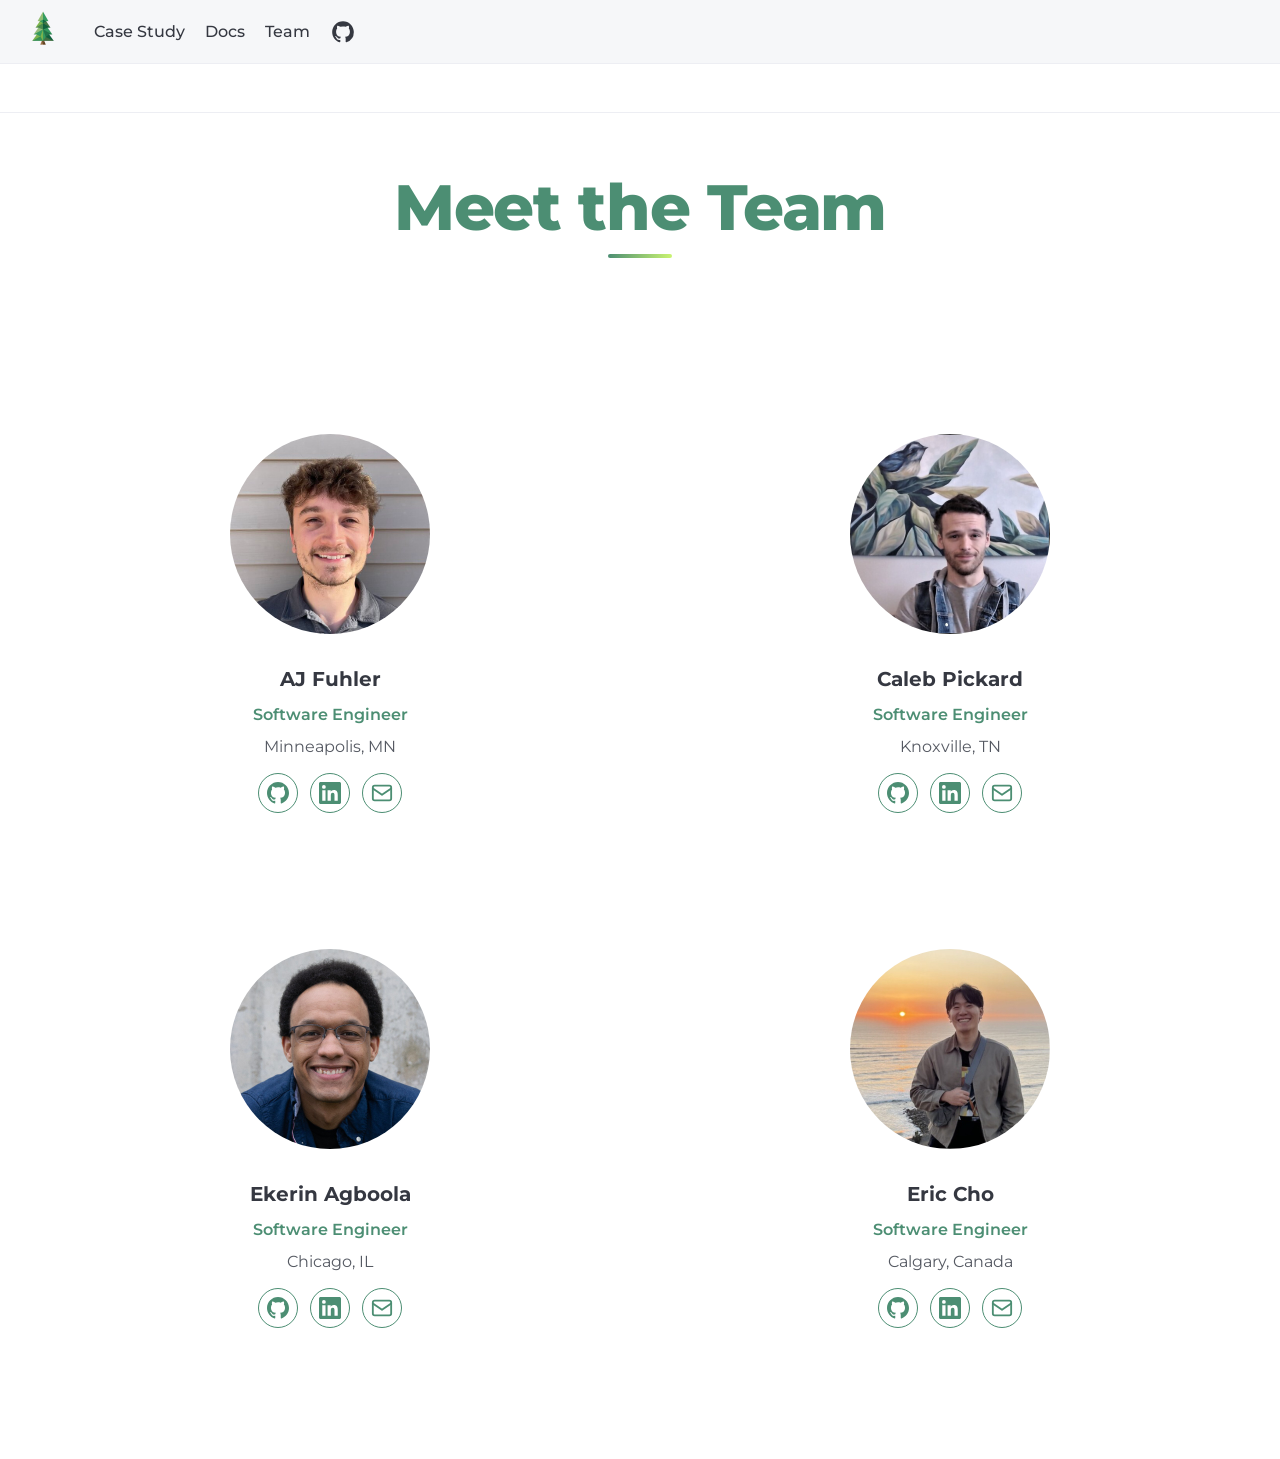
<file: team/index.html>
<!DOCTYPE html><html lang="en" dir="ltr" data-theme="dark" class="astro-bguv2lll"> <head><meta charset="utf-8"/><meta name="viewport" content="width=device-width, initial-scale=1"/><title>Team | SpruceUp</title><link rel="canonical" href="https://spruceup-ai.github.io/team/"/><link rel="sitemap" href="/sitemap-index.xml"/><link rel="shortcut icon" href="/spruceup-logo-only-transparent.png" type="image/png"/><meta name="generator" content="Astro v6.4.4"/><meta name="generator" content="Starlight v0.39.3"/><meta property="og:title" content="Team"/><meta property="og:type" content="article"/><meta property="og:url" content="https://spruceup-ai.github.io/team/"/><meta property="og:locale" content="en"/><meta property="og:description" content="Meet the SpruceUp team."/><meta property="og:site_name" content="SpruceUp"/><meta name="twitter:card" content="summary_large_image"/><meta name="description" content="Meet the SpruceUp team."/><script>
	document.documentElement.dataset.theme = 'light';
</script><link rel="stylesheet" href="/_astro/print.DNXP8c50.css" media="print"><link rel="stylesheet" href="/_astro/common.BnS0pnOu.css"><script type="module" src="/_astro/page.B_tncCx8.js"></script><style>.team-page:where(.astro-liz7rhkm){max-width:1400px;margin:0 auto;padding:2rem 1rem}h1:where(.astro-liz7rhkm){text-align:center;font-size:clamp(2.5rem,6vw,4rem);font-weight:800;letter-spacing:-.02em;background:#4c8e73;-webkit-background-clip:text;-webkit-text-fill-color:transparent;background-clip:text;margin-bottom:.5rem}.team-heading-rule:where(.astro-liz7rhkm){width:4rem;height:4px;background:linear-gradient(90deg,#4c8e73,#caf471);border-radius:2px;margin:0 auto 3rem}.team-grid:where(.astro-liz7rhkm){display:grid;grid-template-columns:repeat(4,1fr);gap:2.5rem;margin-top:8rem}@media(max-width:1360px){.team-grid:where(.astro-liz7rhkm){grid-template-columns:repeat(2,1fr)}}@media(max-width:640px){.team-grid:where(.astro-liz7rhkm){grid-template-columns:1fr}}.team-card:where(.astro-liz7rhkm){display:flex;flex-direction:column;align-items:center;justify-content:center;text-align:center;gap:1.75rem;padding:3rem 2.5rem;border-radius:1rem;background-color:var(--sl-color-bg-sidebar);transition:transform .3s ease}.team-card:where(.astro-liz7rhkm) .team-avatar:where(.astro-liz7rhkm){transition:transform .3s ease}.team-card:where(.astro-liz7rhkm):hover .team-avatar:where(.astro-liz7rhkm){transform:scale(1.05)}.team-card:where(.astro-liz7rhkm):hover{transform:translateY(-8px)}.team-avatar:where(.astro-liz7rhkm){width:200px;height:200px;border-radius:50%;background:var(--sl-color-accent);color:#dcf99d;display:flex;align-items:center;justify-content:center;font-size:var(--sl-text-3xl);font-weight:700;flex-shrink:0}.team-avatar-photo:where(.astro-liz7rhkm){object-fit:cover}.team-info:where(.astro-liz7rhkm) h3:where(.astro-liz7rhkm){margin:0 0 .25rem;font-size:var(--sl-text-xl)}.team-role:where(.astro-liz7rhkm){color:#4c8e73;font-size:var(--sl-text-base);font-weight:600;margin:0 0 .25rem}.team-location:where(.astro-liz7rhkm){color:var(--sl-color-gray-3);font-size:var(--sl-text-base);margin:0 0 .75rem}.team-links:where(.astro-liz7rhkm){display:flex;gap:.75rem;justify-content:center}.team-links:where(.astro-liz7rhkm) a:where(.astro-liz7rhkm){color:#4c8e73;display:flex;align-items:center;justify-content:center;width:2.5rem;height:2.5rem;border:1px solid #4c8e73;border-radius:50%;text-decoration:none;transition:color .2s ease,border-color .2s ease,background-color .2s ease}.team-links:where(.astro-liz7rhkm) a:where(.astro-liz7rhkm):hover{border-color:var(--sl-color-accent);background-color:color-mix(in srgb,var(--sl-color-accent) 15%,transparent)}
</style></head> <body class="astro-bguv2lll"> <a href="#_top" class="astro-7q3lir66">Skip to content</a> <div class="page sl-flex astro-vrdttmbt"> <header class="header astro-vrdttmbt"><div class="header astro-3ef6ksr2"> <a href="/" class="logo-link astro-3ef6ksr2" aria-label="SpruceUp home"> <img src="/_astro/spruceup-logo-only-transparent.iL2BIKzi.png" width="1376" height="768" alt="" aria-hidden="true" class="logo-img astro-3ef6ksr2"> </a> <!-- Desktop nav --> <div class="sl-hidden md:sl-flex print:hidden right-group astro-3ef6ksr2"> <nav class="top-nav sl-flex astro-3ef6ksr2" aria-label="Site navigation"> <a href="/case-study/" class="nav-link astro-3ef6ksr2">Case Study</a><a href="/docs/" class="nav-link astro-3ef6ksr2">Docs</a><a href="/team/" class="nav-link astro-3ef6ksr2">Team</a> <a href="https://github.com/SpruceUp-ai/SpruceUp" class="nav-link github-link astro-3ef6ksr2" target="_blank" rel="noopener noreferrer" aria-label="GitHub"> <svg xmlns="http://www.w3.org/2000/svg" width="26" height="26" viewBox="0 0 24 24" fill="currentColor" aria-hidden="true" class="astro-3ef6ksr2"> <path d="M12 2C6.477 2 2 6.484 2 12.017c0 4.425 2.865 8.18 6.839 9.504.5.092.682-.217.682-.483 0-.237-.008-.868-.013-1.703-2.782.605-3.369-1.343-3.369-1.343-.454-1.158-1.11-1.466-1.11-1.466-.908-.62.069-.608.069-.608 1.003.07 1.531 1.032 1.531 1.032.892 1.53 2.341 1.088 2.91.832.092-.647.35-1.088.636-1.338-2.22-.253-4.555-1.113-4.555-4.951 0-1.093.39-1.988 1.029-2.688-.103-.253-.446-1.272.098-2.65 0 0 .84-.27 2.75 1.026A9.564 9.564 0 0112 6.844c.85.004 1.705.115 2.504.337 1.909-1.296 2.747-1.027 2.747-1.027.546 1.379.202 2.398.1 2.651.64.7 1.028 1.595 1.028 2.688 0 3.848-2.339 4.695-4.566 4.943.359.309.678.92.678 1.855 0 1.338-.012 2.419-.012 2.747 0 .268.18.58.688.482A10.019 10.019 0 0022 12.017C22 6.484 17.522 2 12 2z" class="astro-3ef6ksr2"></path> </svg> </a> </nav> </div> <!-- Mobile hamburger --> <details class="mobile-nav md:sl-hidden print:hidden astro-3ef6ksr2"> <summary aria-label="Open navigation menu" class="astro-3ef6ksr2"> <span class="bar astro-3ef6ksr2"></span> <span class="bar astro-3ef6ksr2"></span> <span class="bar astro-3ef6ksr2"></span> </summary> <nav class="mobile-menu astro-3ef6ksr2" aria-label="Mobile navigation"> <a href="/case-study/" class="mobile-nav-link astro-3ef6ksr2">Case Study</a><a href="/docs/" class="mobile-nav-link astro-3ef6ksr2">Docs</a><a href="/team/" class="mobile-nav-link astro-3ef6ksr2">Team</a> <a href="https://github.com/SpruceUp-ai/SpruceUp" class="mobile-nav-link astro-3ef6ksr2" target="_blank" rel="noopener noreferrer"> <svg xmlns="http://www.w3.org/2000/svg" width="18" height="18" viewBox="0 0 24 24" fill="currentColor" aria-hidden="true" class="astro-3ef6ksr2"> <path d="M12 2C6.477 2 2 6.484 2 12.017c0 4.425 2.865 8.18 6.839 9.504.5.092.682-.217.682-.483 0-.237-.008-.868-.013-1.703-2.782.605-3.369-1.343-3.369-1.343-.454-1.158-1.11-1.466-1.11-1.466-.908-.62.069-.608.069-.608 1.003.07 1.531 1.032 1.531 1.032.892 1.53 2.341 1.088 2.91.832.092-.647.35-1.088.636-1.338-2.22-.253-4.555-1.113-4.555-4.951 0-1.093.39-1.988 1.029-2.688-.103-.253-.446-1.272.098-2.65 0 0 .84-.27 2.75 1.026A9.564 9.564 0 0112 6.844c.85.004 1.705.115 2.504.337 1.909-1.296 2.747-1.027 2.747-1.027.546 1.379.202 2.398.1 2.651.64.7 1.028 1.595 1.028 2.688 0 3.848-2.339 4.695-4.566 4.943.359.309.678.92.678 1.855 0 1.338-.012 2.419-.012 2.747 0 .268.18.58.688.482A10.019 10.019 0 0022 12.017C22 6.484 17.522 2 12 2z" class="astro-3ef6ksr2"></path> </svg>
GitHub
</a> </nav> </details> </div> <script type="module">document.addEventListener("click",n=>{const e=document.querySelector(".mobile-nav");e?.open&&!e.contains(n.target)&&(e.open=!1)});</script></header>  <div class="main-frame astro-vrdttmbt">  <script type="module">const a=document.getElementById("starlight__sidebar"),n=a?.querySelector("sl-sidebar-state-persist"),o="sl-sidebar-state",i=()=>{let t=[];const e=n?.dataset.hash||"";try{const s=sessionStorage.getItem(o),r=JSON.parse(s||"{}");Array.isArray(r.open)&&r.hash===e&&(t=r.open)}catch{}return{hash:e,open:t,scroll:a?.scrollTop||0}},c=t=>{try{sessionStorage.setItem(o,JSON.stringify(t))}catch{}},d=()=>c(i()),l=(t,e)=>{const s=i();s.open[e]=t,c(s)};n?.addEventListener("click",t=>{if(!(t.target instanceof Element))return;const e=t.target.closest("summary")?.closest("details");if(!e)return;const s=e.querySelector("sl-sidebar-restore"),r=parseInt(s?.dataset.index||"");isNaN(r)||l(!e.open,r)});addEventListener("visibilitychange",()=>{document.visibilityState==="hidden"&&d()});addEventListener("pageHide",d);</script> <div class="toc-layout astro-2hkjwgzv">  <div class="main-pane astro-2hkjwgzv">  <main data-pagefind-body class="astro-bguv2lll" lang="en" dir="ltr">    <div class="content-panel astro-7nkwcw3z"> <div class="sl-container astro-7nkwcw3z">  </div> </div> <div class="content-panel astro-7nkwcw3z"> <div class="sl-container astro-7nkwcw3z"> <div class="sl-markdown-content"> <div class="team-page astro-liz7rhkm"> <h1 class="astro-liz7rhkm">Meet the Team</h1> <div class="team-heading-rule astro-liz7rhkm"></div> <div class="team-grid not-content astro-liz7rhkm"> <div class="team-card astro-liz7rhkm"> <img src="/_astro/aj-profile.BwOjlbBB.jpeg" alt="AJ Fuhler" class="team-avatar team-avatar-photo astro-liz7rhkm"> <div class="team-info astro-liz7rhkm"> <h3 class="astro-liz7rhkm">AJ Fuhler</h3> <p class="team-role astro-liz7rhkm">Software Engineer</p> <p class="team-location astro-liz7rhkm">Minneapolis, MN</p> <div class="team-links astro-liz7rhkm"> <a href="https://github.com/AJ-Fuhler" target="_blank" rel="noopener" aria-label="GitHub" class="astro-liz7rhkm"> <svg viewBox="0 0 24 24" width="22" height="22" fill="currentColor" aria-hidden="true" class="astro-liz7rhkm"> <path d="M12 0C5.374 0 0 5.373 0 12c0 5.302 3.438 9.8 8.207 11.387.599.111.793-.261.793-.577v-2.234c-3.338.726-4.033-1.416-4.033-1.416-.546-1.387-1.333-1.756-1.333-1.756-1.089-.745.083-.729.083-.729 1.205.084 1.839 1.237 1.839 1.237 1.07 1.834 2.807 1.304 3.492.997.107-.775.418-1.305.762-1.604-2.665-.305-5.467-1.334-5.467-5.931 0-1.311.469-2.381 1.236-3.221-.124-.303-.535-1.524.117-3.176 0 0 1.008-.322 3.301 1.23A11.509 11.509 0 0112 5.803c1.02.005 2.047.138 3.006.404 2.291-1.552 3.297-1.23 3.297-1.23.653 1.653.242 2.874.118 3.176.77.84 1.235 1.911 1.235 3.221 0 4.609-2.807 5.624-5.479 5.921.43.372.823 1.102.823 2.222v3.293c0 .319.192.694.801.576C20.566 21.797 24 17.3 24 12c0-6.627-5.373-12-12-12z" class="astro-liz7rhkm"></path> </svg> </a> <a href="https://www.linkedin.com/in/aj-fuhler-6851422b7/" target="_blank" rel="noopener" aria-label="LinkedIn" class="astro-liz7rhkm"> <svg viewBox="0 0 24 24" width="22" height="22" fill="currentColor" aria-hidden="true" class="astro-liz7rhkm"> <path d="M20.447 20.452h-3.554v-5.569c0-1.328-.027-3.037-1.852-3.037-1.853 0-2.136 1.445-2.136 2.939v5.667H9.351V9h3.414v1.561h.046c.477-.9 1.637-1.85 3.37-1.85 3.601 0 4.267 2.37 4.267 5.455v6.286zM5.337 7.433a2.062 2.062 0 01-2.063-2.065 2.064 2.064 0 112.063 2.065zm1.782 13.019H3.555V9h3.564v11.452zM22.225 0H1.771C.792 0 0 .774 0 1.729v20.542C0 23.227.792 24 1.771 24h20.451C23.2 24 24 23.227 24 22.271V1.729C24 .774 23.2 0 22.222 0h.003z" class="astro-liz7rhkm"></path> </svg> </a> <a href="mailto:aart.fuhler@gmail.com" aria-label="Email" class="astro-liz7rhkm"> <svg viewBox="0 0 24 24" width="22" height="22" fill="none" stroke="currentColor" stroke-width="2" stroke-linecap="round" stroke-linejoin="round" aria-hidden="true" class="astro-liz7rhkm"> <rect x="2" y="4" width="20" height="16" rx="2" class="astro-liz7rhkm"></rect> <path d="m2 7 10 7 10-7" class="astro-liz7rhkm"></path> </svg> </a> </div> </div> </div> <div class="team-card astro-liz7rhkm"> <img src="/_astro/caleb-profile.nAbDnd2i.png" alt="Caleb Pickard" class="team-avatar team-avatar-photo astro-liz7rhkm"> <div class="team-info astro-liz7rhkm"> <h3 class="astro-liz7rhkm">Caleb Pickard</h3> <p class="team-role astro-liz7rhkm">Software Engineer</p> <p class="team-location astro-liz7rhkm">Knoxville, TN</p> <div class="team-links astro-liz7rhkm"> <a href="https://github.com/cmpickard" target="_blank" rel="noopener" aria-label="GitHub" class="astro-liz7rhkm"> <svg viewBox="0 0 24 24" width="22" height="22" fill="currentColor" aria-hidden="true" class="astro-liz7rhkm"> <path d="M12 0C5.374 0 0 5.373 0 12c0 5.302 3.438 9.8 8.207 11.387.599.111.793-.261.793-.577v-2.234c-3.338.726-4.033-1.416-4.033-1.416-.546-1.387-1.333-1.756-1.333-1.756-1.089-.745.083-.729.083-.729 1.205.084 1.839 1.237 1.839 1.237 1.07 1.834 2.807 1.304 3.492.997.107-.775.418-1.305.762-1.604-2.665-.305-5.467-1.334-5.467-5.931 0-1.311.469-2.381 1.236-3.221-.124-.303-.535-1.524.117-3.176 0 0 1.008-.322 3.301 1.23A11.509 11.509 0 0112 5.803c1.02.005 2.047.138 3.006.404 2.291-1.552 3.297-1.23 3.297-1.23.653 1.653.242 2.874.118 3.176.77.84 1.235 1.911 1.235 3.221 0 4.609-2.807 5.624-5.479 5.921.43.372.823 1.102.823 2.222v3.293c0 .319.192.694.801.576C20.566 21.797 24 17.3 24 12c0-6.627-5.373-12-12-12z" class="astro-liz7rhkm"></path> </svg> </a> <a href="https://linkedin.com/in/caleb-m-pickard/" target="_blank" rel="noopener" aria-label="LinkedIn" class="astro-liz7rhkm"> <svg viewBox="0 0 24 24" width="22" height="22" fill="currentColor" aria-hidden="true" class="astro-liz7rhkm"> <path d="M20.447 20.452h-3.554v-5.569c0-1.328-.027-3.037-1.852-3.037-1.853 0-2.136 1.445-2.136 2.939v5.667H9.351V9h3.414v1.561h.046c.477-.9 1.637-1.85 3.37-1.85 3.601 0 4.267 2.37 4.267 5.455v6.286zM5.337 7.433a2.062 2.062 0 01-2.063-2.065 2.064 2.064 0 112.063 2.065zm1.782 13.019H3.555V9h3.564v11.452zM22.225 0H1.771C.792 0 0 .774 0 1.729v20.542C0 23.227.792 24 1.771 24h20.451C23.2 24 24 23.227 24 22.271V1.729C24 .774 23.2 0 22.222 0h.003z" class="astro-liz7rhkm"></path> </svg> </a> <a href="mailto:caleb.pickard@gmail.com" aria-label="Email" class="astro-liz7rhkm"> <svg viewBox="0 0 24 24" width="22" height="22" fill="none" stroke="currentColor" stroke-width="2" stroke-linecap="round" stroke-linejoin="round" aria-hidden="true" class="astro-liz7rhkm"> <rect x="2" y="4" width="20" height="16" rx="2" class="astro-liz7rhkm"></rect> <path d="m2 7 10 7 10-7" class="astro-liz7rhkm"></path> </svg> </a> </div> </div> </div> <div class="team-card astro-liz7rhkm"> <img src="/_astro/ekerin-profile.B3H3iwhf.jpeg" alt="Ekerin Agboola" class="team-avatar team-avatar-photo astro-liz7rhkm"> <div class="team-info astro-liz7rhkm"> <h3 class="astro-liz7rhkm">Ekerin Agboola</h3> <p class="team-role astro-liz7rhkm">Software Engineer</p> <p class="team-location astro-liz7rhkm">Chicago, IL</p> <div class="team-links astro-liz7rhkm"> <a href="https://github.com/eagboola" target="_blank" rel="noopener" aria-label="GitHub" class="astro-liz7rhkm"> <svg viewBox="0 0 24 24" width="22" height="22" fill="currentColor" aria-hidden="true" class="astro-liz7rhkm"> <path d="M12 0C5.374 0 0 5.373 0 12c0 5.302 3.438 9.8 8.207 11.387.599.111.793-.261.793-.577v-2.234c-3.338.726-4.033-1.416-4.033-1.416-.546-1.387-1.333-1.756-1.333-1.756-1.089-.745.083-.729.083-.729 1.205.084 1.839 1.237 1.839 1.237 1.07 1.834 2.807 1.304 3.492.997.107-.775.418-1.305.762-1.604-2.665-.305-5.467-1.334-5.467-5.931 0-1.311.469-2.381 1.236-3.221-.124-.303-.535-1.524.117-3.176 0 0 1.008-.322 3.301 1.23A11.509 11.509 0 0112 5.803c1.02.005 2.047.138 3.006.404 2.291-1.552 3.297-1.23 3.297-1.23.653 1.653.242 2.874.118 3.176.77.84 1.235 1.911 1.235 3.221 0 4.609-2.807 5.624-5.479 5.921.43.372.823 1.102.823 2.222v3.293c0 .319.192.694.801.576C20.566 21.797 24 17.3 24 12c0-6.627-5.373-12-12-12z" class="astro-liz7rhkm"></path> </svg> </a> <a href="https://www.linkedin.com/in/ekerin-agboola-466201216/" target="_blank" rel="noopener" aria-label="LinkedIn" class="astro-liz7rhkm"> <svg viewBox="0 0 24 24" width="22" height="22" fill="currentColor" aria-hidden="true" class="astro-liz7rhkm"> <path d="M20.447 20.452h-3.554v-5.569c0-1.328-.027-3.037-1.852-3.037-1.853 0-2.136 1.445-2.136 2.939v5.667H9.351V9h3.414v1.561h.046c.477-.9 1.637-1.85 3.37-1.85 3.601 0 4.267 2.37 4.267 5.455v6.286zM5.337 7.433a2.062 2.062 0 01-2.063-2.065 2.064 2.064 0 112.063 2.065zm1.782 13.019H3.555V9h3.564v11.452zM22.225 0H1.771C.792 0 0 .774 0 1.729v20.542C0 23.227.792 24 1.771 24h20.451C23.2 24 24 23.227 24 22.271V1.729C24 .774 23.2 0 22.222 0h.003z" class="astro-liz7rhkm"></path> </svg> </a> <a href="mailto:ekerin.m.a@gmail.com" aria-label="Email" class="astro-liz7rhkm"> <svg viewBox="0 0 24 24" width="22" height="22" fill="none" stroke="currentColor" stroke-width="2" stroke-linecap="round" stroke-linejoin="round" aria-hidden="true" class="astro-liz7rhkm"> <rect x="2" y="4" width="20" height="16" rx="2" class="astro-liz7rhkm"></rect> <path d="m2 7 10 7 10-7" class="astro-liz7rhkm"></path> </svg> </a> </div> </div> </div> <div class="team-card astro-liz7rhkm"> <img src="/_astro/eric-profile.DNtVTAc6.jpeg" alt="Eric Cho" class="team-avatar team-avatar-photo astro-liz7rhkm"> <div class="team-info astro-liz7rhkm"> <h3 class="astro-liz7rhkm">Eric Cho</h3> <p class="team-role astro-liz7rhkm">Software Engineer</p> <p class="team-location astro-liz7rhkm">Calgary, Canada</p> <div class="team-links astro-liz7rhkm"> <a href="https://github.com/danrh55" target="_blank" rel="noopener" aria-label="GitHub" class="astro-liz7rhkm"> <svg viewBox="0 0 24 24" width="22" height="22" fill="currentColor" aria-hidden="true" class="astro-liz7rhkm"> <path d="M12 0C5.374 0 0 5.373 0 12c0 5.302 3.438 9.8 8.207 11.387.599.111.793-.261.793-.577v-2.234c-3.338.726-4.033-1.416-4.033-1.416-.546-1.387-1.333-1.756-1.333-1.756-1.089-.745.083-.729.083-.729 1.205.084 1.839 1.237 1.839 1.237 1.07 1.834 2.807 1.304 3.492.997.107-.775.418-1.305.762-1.604-2.665-.305-5.467-1.334-5.467-5.931 0-1.311.469-2.381 1.236-3.221-.124-.303-.535-1.524.117-3.176 0 0 1.008-.322 3.301 1.23A11.509 11.509 0 0112 5.803c1.02.005 2.047.138 3.006.404 2.291-1.552 3.297-1.23 3.297-1.23.653 1.653.242 2.874.118 3.176.77.84 1.235 1.911 1.235 3.221 0 4.609-2.807 5.624-5.479 5.921.43.372.823 1.102.823 2.222v3.293c0 .319.192.694.801.576C20.566 21.797 24 17.3 24 12c0-6.627-5.373-12-12-12z" class="astro-liz7rhkm"></path> </svg> </a> <a href="https://www.linkedin.com/in/eric-cho-9ab2b7180/" target="_blank" rel="noopener" aria-label="LinkedIn" class="astro-liz7rhkm"> <svg viewBox="0 0 24 24" width="22" height="22" fill="currentColor" aria-hidden="true" class="astro-liz7rhkm"> <path d="M20.447 20.452h-3.554v-5.569c0-1.328-.027-3.037-1.852-3.037-1.853 0-2.136 1.445-2.136 2.939v5.667H9.351V9h3.414v1.561h.046c.477-.9 1.637-1.85 3.37-1.85 3.601 0 4.267 2.37 4.267 5.455v6.286zM5.337 7.433a2.062 2.062 0 01-2.063-2.065 2.064 2.064 0 112.063 2.065zm1.782 13.019H3.555V9h3.564v11.452zM22.225 0H1.771C.792 0 0 .774 0 1.729v20.542C0 23.227.792 24 1.771 24h20.451C23.2 24 24 23.227 24 22.271V1.729C24 .774 23.2 0 22.222 0h.003z" class="astro-liz7rhkm"></path> </svg> </a> <a href="mailto:ekc7590@gmail.com" aria-label="Email" class="astro-liz7rhkm"> <svg viewBox="0 0 24 24" width="22" height="22" fill="none" stroke="currentColor" stroke-width="2" stroke-linecap="round" stroke-linejoin="round" aria-hidden="true" class="astro-liz7rhkm"> <rect x="2" y="4" width="20" height="16" rx="2" class="astro-liz7rhkm"></rect> <path d="m2 7 10 7 10-7" class="astro-liz7rhkm"></path> </svg> </a> </div> </div> </div> </div> </div> </div>  </div> </div>  </main> </div> </div> </div> </div> </body></html>
</file>
<file: _astro/print.DNXP8c50.css>
@media print{:root{--sl-color-white: hsl(224, 10%, 10%);--sl-color-gray-1: hsl(224, 14%, 16%);--sl-color-gray-2: hsl(224, 10%, 23%);--sl-color-gray-3: hsl(224, 7%, 36%);--sl-color-gray-4: hsl(224, 6%, 56%);--sl-color-gray-5: hsl(224, 6%, 77%);--sl-color-gray-6: hsl(224, 20%, 94%);--sl-color-gray-7: hsl(224, 19%, 97%);--sl-color-black: hsl(0, 0%, 100%);--sl-color-orange-high: hsl(var(--sl-hue-orange), 80%, 25%);--sl-color-orange: hsl(var(--sl-hue-orange), 90%, 60%);--sl-color-orange-low: hsl(var(--sl-hue-orange), 90%, 88%);--sl-color-green-high: hsl(var(--sl-hue-green), 80%, 22%);--sl-color-green: hsl(var(--sl-hue-green), 90%, 46%);--sl-color-green-low: hsl(var(--sl-hue-green), 85%, 90%);--sl-color-blue-high: hsl(var(--sl-hue-blue), 80%, 30%);--sl-color-blue: hsl(var(--sl-hue-blue), 90%, 60%);--sl-color-blue-low: hsl(var(--sl-hue-blue), 88%, 90%);--sl-color-purple-high: hsl(var(--sl-hue-purple), 90%, 30%);--sl-color-purple: hsl(var(--sl-hue-purple), 90%, 60%);--sl-color-purple-low: hsl(var(--sl-hue-purple), 80%, 90%);--sl-color-red-high: hsl(var(--sl-hue-red), 80%, 30%);--sl-color-red: hsl(var(--sl-hue-red), 90%, 60%);--sl-color-red-low: hsl(var(--sl-hue-red), 80%, 90%);--sl-color-accent-high: hsl(234, 80%, 30%);--sl-color-accent: hsl(234, 90%, 60%);--sl-color-accent-low: hsl(234, 88%, 90%);--sl-color-text-accent: var(--sl-color-accent);--sl-color-text-invert: var(--sl-color-black);--sl-color-bg-nav: var(--sl-color-gray-7);--sl-color-bg-sidebar: var(--sl-color-bg);--sl-color-bg-inline-code: var(--sl-color-gray-6);--sl-color-bg-accent: var(--sl-color-accent);--sl-color-hairline-light: var(--sl-color-gray-6);--sl-color-hairline-shade: var(--sl-color-gray-6);--sl-color-backdrop-overlay: hsla(225, 9%, 36%, .66);--sl-shadow-sm: none;--sl-shadow-md: none;--sl-shadow-lg: none}.print\:hidden{display:none}.print\:flex{display:flex}.print\:block{display:block}main{padding-bottom:0}main>.content-panel{padding-block-start:0}.content-panel+.content-panel{border:0}.page>header{position:relative}.page>.main-frame{padding-top:0;padding-inline-start:0}.main-pane{--sl-sidebar-width: 0px;--sl-content-width: 100%}.sl-banner{--sl-color-banner-text: var(--sl-color-white);background-color:transparent}.sl-markdown-content :is(h1,h2,h3,h4,h5,h6){break-after:avoid}.sl-markdown-content :is(p,li){orphans:2;widows:2}.sl-markdown-content pre{overflow-x:hidden;white-space:pre-wrap}.sl-markdown-content .expressive-code,.sl-markdown-content figure,.sl-markdown-content pre{break-inside:avoid}.expressive-code .frame.is-terminal .header:before{box-shadow:inset 99rem 99rem var(--sl-color-gray-5)}.expressive-code .frame.has-title:not(.is-terminal) .header{background:transparent;border-bottom:1px solid var(--sl-color-gray-6)}.expressive-code .frame.has-title:not(.is-terminal) .title{background:transparent}.expressive-code .frame.has-title:not(.is-terminal) .title:after{border-top:0}.expressive-code .copy{display:none}.sl-markdown-content code:not(:where(.not-content *)){background-color:transparent;padding:0;margin-block:unset;font-size:.9375em}.sl-badge{background:transparent;color:var(--sl-color-white)}starlight-file-tree{break-inside:avoid}starlight-file-tree .highlight{outline:3px solid var(--sl-color-accent-low);color:var(--sl-color-text);background-color:transparent}.starlight-aside{break-inside:avoid}.sl-link-button.primary{background:transparent;border-color:var(--sl-color-white);color:var(--sl-color-white)}starlight-tabs{break-inside:avoid}.sl-steps>li:after{box-shadow:inset 99rem 99rem var(--sl-color-hairline-light)}}
</file>
<file: _astro/common.BnS0pnOu.css>
@import"https://fonts.googleapis.com/css2?family=Montserrat:ital,wght@0,400;0,600;0,700;1,400&display=swap";:root:has(.team-page){--sl-content-width: 80rem}:root:has(.case-study-page){--sl-content-width: 72rem}:root:has(.case-study-page) .sl-markdown-content :is(p,h1,h2,h3,h4,h5,h6,ul,ol,blockquote,table){max-width:min(52rem,100%);margin-inline:0}:root:has(.case-study-page) .sl-markdown-content p:has(>img){max-width:min(72rem,100%);margin-inline:0;margin:3rem}:root:has(.case-study-page) .sl-markdown-content img{width:100%}:root{--spruceup-green-deep: #4c8e73;--sl-font: "Montserrat", sans-serif;--sl-mobile-toc-height: 1rem}:root{--sl-color-accent-low: #caf471;--sl-color-accent: #35a016;--sl-color-accent-high: #4c8e73;--sl-color-text-accent: #35a016}@media(min-width:48.75rem){.right-sidebar-panel{display:block}}@media(min-width:50em){:root[data-has-sidebar]{--sl-content-inline-start: 0rem}#starlight__sidebar{display:none}}.main-frame{padding-inline:max(0px,calc((100% - 90rem)/2));overflow-x:clip}header.header .header{max-width:110rem;margin-inline:auto}[data-has-sidebar] header.header{padding-inline-end:var(--sl-nav-pad-x)}:root[data-has-hero]{--sl-main-pad: 0}:root[data-has-hero] .content-panel{padding-bottom:0}starlight-toc h2{display:none}.right-sidebar-panel a[href="#_top"]{display:none}.right-sidebar-panel{padding-top:1.5rem}.right-sidebar-panel a{display:block;font-size:var(--sl-text-base);font-weight:600;color:var(--spruceup-green-deep);padding:.5rem 1.25rem .5rem 1rem;border-inline-start:3px solid transparent;border-radius:0 6px 6px 0;text-decoration:none;transition:color .2s ease,background-color .2s ease,transform .2s ease,border-color .2s ease}.right-sidebar-panel a:hover{color:var(--spruceup-green-deep);background-color:color-mix(in srgb,var(--spruceup-green-deep) 20%,transparent);transform:translate(4px)}.right-sidebar-panel li li a{font-size:var(--sl-text-sm);font-weight:400;color:var(--spruceup-green-deep);padding-inline-start:1.75rem}@layer starlight.base,starlight.reset,starlight.core,starlight.content,starlight.components,starlight.utils;@layer starlight.base{:root,::backdrop{--sl-color-white: hsl(0, 0%, 100%);--sl-color-gray-1: hsl(224, 20%, 94%);--sl-color-gray-2: hsl(224, 6%, 77%);--sl-color-gray-3: hsl(224, 6%, 56%);--sl-color-gray-4: hsl(224, 7%, 36%);--sl-color-gray-5: hsl(224, 10%, 23%);--sl-color-gray-6: hsl(224, 14%, 16%);--sl-color-black: hsl(224, 10%, 10%);--sl-hue-orange: 41;--sl-color-orange-low: hsl(var(--sl-hue-orange), 39%, 22%);--sl-color-orange: hsl(var(--sl-hue-orange), 82%, 63%);--sl-color-orange-high: hsl(var(--sl-hue-orange), 82%, 87%);--sl-hue-green: 101;--sl-color-green-low: hsl(var(--sl-hue-green), 39%, 22%);--sl-color-green: hsl(var(--sl-hue-green), 82%, 63%);--sl-color-green-high: hsl(var(--sl-hue-green), 82%, 80%);--sl-hue-blue: 234;--sl-color-blue-low: hsl(var(--sl-hue-blue), 54%, 20%);--sl-color-blue: hsl(var(--sl-hue-blue), 100%, 60%);--sl-color-blue-high: hsl(var(--sl-hue-blue), 100%, 87%);--sl-hue-purple: 281;--sl-color-purple-low: hsl(var(--sl-hue-purple), 39%, 22%);--sl-color-purple: hsl(var(--sl-hue-purple), 82%, 63%);--sl-color-purple-high: hsl(var(--sl-hue-purple), 82%, 89%);--sl-hue-red: 339;--sl-color-red-low: hsl(var(--sl-hue-red), 39%, 22%);--sl-color-red: hsl(var(--sl-hue-red), 82%, 63%);--sl-color-red-high: hsl(var(--sl-hue-red), 82%, 87%);--sl-color-accent-low: hsl(224, 54%, 20%);--sl-color-accent: hsl(224, 100%, 60%);--sl-color-accent-high: hsl(224, 100%, 85%);--sl-color-text: var(--sl-color-gray-2);--sl-color-text-accent: var(--sl-color-accent-high);--sl-color-text-invert: var(--sl-color-accent-low);--sl-color-bg: var(--sl-color-black);--sl-color-bg-nav: var(--sl-color-gray-6);--sl-color-bg-sidebar: var(--sl-color-gray-6);--sl-color-bg-inline-code: var(--sl-color-gray-5);--sl-color-bg-accent: var(--sl-color-accent-high);--sl-color-hairline-light: var(--sl-color-gray-5);--sl-color-hairline: var(--sl-color-gray-6);--sl-color-hairline-shade: var(--sl-color-black);--sl-color-backdrop-overlay: hsla(223, 13%, 10%, .66);--sl-shadow-sm: 0px 1px 1px hsla(0, 0%, 0%, .12), 0px 2px 1px hsla(0, 0%, 0%, .24);--sl-shadow-md: 0px 8px 4px hsla(0, 0%, 0%, .08), 0px 5px 2px hsla(0, 0%, 0%, .08), 0px 3px 2px hsla(0, 0%, 0%, .12), 0px 1px 1px hsla(0, 0%, 0%, .15);--sl-shadow-lg: 0px 25px 7px hsla(0, 0%, 0%, .03), 0px 16px 6px hsla(0, 0%, 0%, .1), 0px 9px 5px hsla(223, 13%, 10%, .33), 0px 4px 4px hsla(0, 0%, 0%, .75), 0px 4px 2px hsla(0, 0%, 0%, .25);--sl-text-2xs: .75rem;--sl-text-xs: .8125rem;--sl-text-sm: .875rem;--sl-text-base: 1rem;--sl-text-lg: 1.125rem;--sl-text-xl: 1.25rem;--sl-text-2xl: 1.5rem;--sl-text-3xl: 1.8125rem;--sl-text-4xl: 2.1875rem;--sl-text-5xl: 2.625rem;--sl-text-6xl: 4rem;--sl-text-body: var(--sl-text-base);--sl-text-body-sm: var(--sl-text-xs);--sl-text-code: var(--sl-text-sm);--sl-text-code-sm: var(--sl-text-xs);--sl-text-h1: var(--sl-text-4xl);--sl-text-h2: var(--sl-text-3xl);--sl-text-h3: var(--sl-text-2xl);--sl-text-h4: var(--sl-text-xl);--sl-text-h5: var(--sl-text-lg);--sl-line-height: 1.75;--sl-line-height-headings: 1.2;--sl-font-system: -apple-system, BlinkMacSystemFont, "Segoe UI", Roboto, "Helvetica Neue", "Noto Sans", Arial, sans-serif, "Apple Color Emoji", "Segoe UI Emoji", "Segoe UI Symbol", "Noto Color Emoji";--sl-font-system-mono: ui-monospace, SFMono-Regular, Menlo, Monaco, Consolas, "Liberation Mono", "Courier New", monospace;--__sl-font: var(--sl-font, var(--sl-font-system)), var(--sl-font-system);--__sl-font-mono: var(--sl-font-mono, var(--sl-font-system-mono)), var(--sl-font-system-mono);--sl-nav-height: 3.5rem;--sl-nav-pad-x: 1rem;--sl-nav-pad-y: .75rem;--sl-mobile-toc-height: 3rem;--sl-sidebar-width: 18.75rem;--sl-sidebar-pad-x: 1rem;--sl-content-width: 45rem;--sl-content-pad-x: 1rem;--sl-content-gap-y: 1rem;--sl-main-pad: 0 0 3vh 0;--sl-menu-button-size: 2rem;--sl-nav-gap: var(--sl-content-pad-x);--sl-outline-offset-inside: -.1875rem;--sl-z-index-toc: 4;--sl-z-index-menu: 5;--sl-z-index-navbar: 10;--sl-z-index-skiplink: 20}:root[data-theme=light],[data-theme=light] ::backdrop{--sl-color-white: hsl(224, 10%, 10%);--sl-color-gray-1: hsl(224, 14%, 16%);--sl-color-gray-2: hsl(224, 10%, 23%);--sl-color-gray-3: hsl(224, 7%, 36%);--sl-color-gray-4: hsl(224, 6%, 56%);--sl-color-gray-5: hsl(224, 6%, 77%);--sl-color-gray-6: hsl(224, 20%, 94%);--sl-color-gray-7: hsl(224, 19%, 97%);--sl-color-black: hsl(0, 0%, 100%);--sl-color-orange-high: hsl(var(--sl-hue-orange), 80%, 25%);--sl-color-orange: hsl(var(--sl-hue-orange), 90%, 60%);--sl-color-orange-low: hsl(var(--sl-hue-orange), 90%, 88%);--sl-color-green-high: hsl(var(--sl-hue-green), 80%, 22%);--sl-color-green: hsl(var(--sl-hue-green), 90%, 46%);--sl-color-green-low: hsl(var(--sl-hue-green), 85%, 90%);--sl-color-blue-high: hsl(var(--sl-hue-blue), 80%, 30%);--sl-color-blue: hsl(var(--sl-hue-blue), 90%, 60%);--sl-color-blue-low: hsl(var(--sl-hue-blue), 88%, 90%);--sl-color-purple-high: hsl(var(--sl-hue-purple), 90%, 30%);--sl-color-purple: hsl(var(--sl-hue-purple), 90%, 60%);--sl-color-purple-low: hsl(var(--sl-hue-purple), 80%, 90%);--sl-color-red-high: hsl(var(--sl-hue-red), 80%, 30%);--sl-color-red: hsl(var(--sl-hue-red), 90%, 60%);--sl-color-red-low: hsl(var(--sl-hue-red), 80%, 90%);--sl-color-accent-high: hsl(234, 80%, 30%);--sl-color-accent: hsl(234, 90%, 60%);--sl-color-accent-low: hsl(234, 88%, 90%);--sl-color-text-accent: var(--sl-color-accent);--sl-color-text-invert: var(--sl-color-black);--sl-color-bg-nav: var(--sl-color-gray-7);--sl-color-bg-sidebar: var(--sl-color-bg);--sl-color-bg-inline-code: var(--sl-color-gray-6);--sl-color-bg-accent: var(--sl-color-accent);--sl-color-hairline-light: var(--sl-color-gray-6);--sl-color-hairline-shade: var(--sl-color-gray-6);--sl-color-backdrop-overlay: hsla(225, 9%, 36%, .66);--sl-shadow-sm: 0px 1px 1px hsla(0, 0%, 0%, .06), 0px 2px 1px hsla(0, 0%, 0%, .06);--sl-shadow-md: 0px 8px 4px hsla(0, 0%, 0%, .03), 0px 5px 2px hsla(0, 0%, 0%, .03), 0px 3px 2px hsla(0, 0%, 0%, .06), 0px 1px 1px hsla(0, 0%, 0%, .06);--sl-shadow-lg: 0px 25px 7px rgba(0, 0, 0, .01), 0px 16px 6px hsla(0, 0%, 0%, .03), 0px 9px 5px hsla(223, 13%, 10%, .08), 0px 4px 4px hsla(0, 0%, 0%, .16), 0px 4px 2px hsla(0, 0%, 0%, .04)}@media(min-width:50em){:root{--sl-nav-height: 4rem;--sl-nav-pad-x: 1.5rem;--sl-text-h1: var(--sl-text-5xl);--sl-text-h2: var(--sl-text-4xl);--sl-text-h3: var(--sl-text-3xl);--sl-text-h4: var(--sl-text-2xl)}}@media(min-width:72rem){:root{--sl-content-pad-x: 1.5rem;--sl-mobile-toc-height: 0rem}}}@layer starlight.reset{*,*:before,*:after{box-sizing:border-box}*{margin:0}html{color-scheme:dark;accent-color:var(--sl-color-accent);-webkit-text-size-adjust:100%;text-size-adjust:100%}html[data-theme=light]{color-scheme:light}body{font-family:var(--__sl-font);line-height:var(--sl-line-height);-webkit-font-smoothing:antialiased;color:var(--sl-color-text);background-color:var(--sl-color-bg)}[lang]:where(:lang(zh),:lang(ja)){text-autospace:normal}[lang]:where(:not(:lang(zh),:lang(ja))){text-autospace:initial}pre,code,samp,kbd{text-autospace:no-autospace}input,button,textarea,select{font:inherit}p,h1,h2,h3,h4,h5,h6,code{overflow-wrap:break-word}code{font-family:var(--__sl-font-mono)}}@layer starlight.components{.starlight-aside{padding:1rem;border-inline-start:.25rem solid var(--sl-color-asides-border);color:var(--sl-color-white)}.starlight-aside--note{--sl-color-asides-text-accent: var(--sl-color-blue-high);--sl-color-asides-border: var(--sl-color-blue);background-color:var(--sl-color-blue-low)}.starlight-aside--tip{--sl-color-asides-text-accent: var(--sl-color-purple-high);--sl-color-asides-border: var(--sl-color-purple);background-color:var(--sl-color-purple-low)}.starlight-aside--caution{--sl-color-asides-text-accent: var(--sl-color-orange-high);--sl-color-asides-border: var(--sl-color-orange);background-color:var(--sl-color-orange-low)}.starlight-aside--danger{--sl-color-asides-text-accent: var(--sl-color-red-high);--sl-color-asides-border: var(--sl-color-red);background-color:var(--sl-color-red-low)}.starlight-aside__title{display:flex;gap:.5rem;align-items:center;font-size:var(--sl-text-h5);font-weight:600;line-height:var(--sl-line-height-headings);color:var(--sl-color-asides-text-accent)}.starlight-aside__icon{font-size:1.333em;width:1em;height:1em}.starlight-aside__title+.starlight-aside__content{margin-top:.5rem}.starlight-aside__content:empty{display:none}.starlight-aside__content a{color:var(--sl-color-asides-text-accent)}}@layer starlight.utils{.sr-only{position:absolute;width:1px;height:1px;padding:0;margin:-1px;overflow:hidden;clip:rect(0,0,0,0);white-space:nowrap;border-width:0}.sl-hidden{display:none}.sl-flex{display:flex}.sl-block{display:block}@media(min-width:50rem){.md\:sl-hidden{display:none}.md\:sl-flex{display:flex}.md\:sl-block{display:block}}@media(min-width:72rem){.lg\:sl-hidden{display:none}.lg\:sl-flex{display:flex}.lg\:sl-block{display:block}}[data-theme=light] .light\:sl-hidden,[data-theme=dark] .dark\:sl-hidden{display:none}[dir=rtl] .rtl\:flip:not(:where([dir=rtl] [dir=ltr] *)){transform:scaleX(-1)}}@layer starlight.content{.sl-markdown-content .sl-heading-wrapper{--sl-anchor-icon-size: .8275em;--sl-anchor-icon-gap: .25em;--sl-anchor-icon-space: calc(var(--sl-anchor-icon-size) + var(--sl-anchor-icon-gap));line-height:var(--sl-line-height-headings)}.sl-markdown-content :not(h1,h2,h3,h4,h5,h6,.sl-heading-wrapper)+:is(.sl-heading-wrapper){margin-top:1.5em}.sl-markdown-content .sl-heading-wrapper.level-h1{font-size:var(--sl-text-h1)}.sl-markdown-content .sl-heading-wrapper.level-h2{font-size:var(--sl-text-h2)}.sl-markdown-content .sl-heading-wrapper.level-h3{font-size:var(--sl-text-h3)}.sl-markdown-content .sl-heading-wrapper.level-h4{font-size:var(--sl-text-h4)}.sl-markdown-content .sl-heading-wrapper.level-h5{font-size:var(--sl-text-h5)}.sl-markdown-content .sl-heading-wrapper.level-h6{font-size:var(--sl-text-h6)}.sl-markdown-content .sl-heading-wrapper>:first-child{display:inline;padding-inline-end:var(--sl-anchor-icon-space)}.sl-markdown-content .sl-anchor-link{position:relative;margin-inline-start:calc(-1 * var(--sl-anchor-icon-size));-webkit-user-select:none;user-select:none;display:inline-flex}.sl-markdown-content .sl-anchor-link:after{content:"";position:absolute;inset:-.25rem -.5rem}.sl-markdown-content .sl-anchor-icon>svg{display:inline;width:var(--sl-anchor-icon-size);vertical-align:top;transform:translateY(calc((var(--sl-line-height-headings) * 1em - var(--sl-anchor-icon-size)) / 2))}@media(hover:hover){.sl-markdown-content .sl-anchor-link{opacity:0}.sl-markdown-content .sl-anchor-link:focus,.sl-markdown-content .sl-heading-wrapper:hover .sl-anchor-link{opacity:1}}}@layer starlight.core{.sl-banner:where(.astro-laz2plt2){--__sl-banner-text: var(--sl-color-banner-text, var(--sl-color-text-invert));padding:var(--sl-nav-pad-y) var(--sl-nav-pad-x);background-color:var(--sl-color-banner-bg, var(--sl-color-bg-accent));color:var(--__sl-banner-text);line-height:var(--sl-line-height-headings);text-align:center;text-wrap:balance;box-shadow:var(--sl-shadow-sm)}.sl-banner:where(.astro-laz2plt2) a{color:var(--__sl-banner-text)}}@layer starlight.core{.content-panel:where(.astro-7nkwcw3z){padding:1.5rem var(--sl-content-pad-x)}.content-panel:where(.astro-7nkwcw3z)+.content-panel:where(.astro-7nkwcw3z){border-top:1px solid var(--sl-color-hairline)}.sl-container:where(.astro-7nkwcw3z){max-width:var(--sl-content-width)}.sl-container:where(.astro-7nkwcw3z)>*+*{margin-top:1.5rem}@media(min-width:72rem){.sl-container:where(.astro-7nkwcw3z){margin-inline:var(--sl-content-margin-inline, auto)}}}@layer starlight.components{svg:where(.astro-c6vsoqas){color:var(--sl-icon-color);font-size:var(--sl-icon-size, 1em);width:1em;height:1em}}@layer starlight.core{p:where(.astro-opzsrvew){border:1px solid var(--sl-color-orange);padding:.75em 1em;background-color:var(--sl-color-orange-low);color:var(--sl-color-orange-high);width:max-content;max-width:100%;align-items:center;gap:.75em;font-size:var(--sl-text-body-sm);line-height:var(--sl-line-height-headings);text-align:start}}@layer starlight.core{.header:where(.astro-3ef6ksr2){display:flex;gap:var(--sl-nav-gap);justify-content:space-between;align-items:center;height:100%}.logo-link:where(.astro-3ef6ksr2){display:flex;align-items:center;flex-shrink:0;text-decoration:none;transition:transform .15s ease}.logo-link:where(.astro-3ef6ksr2):hover{transform:scale(1.08)}.logo-img:where(.astro-3ef6ksr2){height:48px;width:auto}.right-group:where(.astro-3ef6ksr2){gap:1rem;align-items:center}.top-nav:where(.astro-3ef6ksr2){gap:.25rem;align-items:center}.nav-link:where(.astro-3ef6ksr2){display:flex;align-items:center;gap:.35rem;padding:.35rem .5rem;border-radius:.375rem;font-size:var(--sl-text-base);font-weight:500;color:var(--sl-color-text);text-decoration:none;white-space:nowrap;transition:color .15s ease,background-color .15s ease}.nav-link:where(.astro-3ef6ksr2):hover{color:var(--sl-color-accent)}.nav-link:where(.astro-3ef6ksr2).github-link:hover{background-color:color-mix(in srgb,var(--sl-color-accent) 20%,transparent)}.mobile-nav:where(.astro-3ef6ksr2){position:static}.mobile-nav:where(.astro-3ef6ksr2) summary:where(.astro-3ef6ksr2){list-style:none;display:flex;flex-direction:column;justify-content:center;gap:5px;width:2.25rem;height:2.25rem;padding:.4rem;cursor:pointer;border-radius:.375rem;transition:background-color .15s ease}.mobile-nav:where(.astro-3ef6ksr2) summary:where(.astro-3ef6ksr2)::-webkit-details-marker{display:none}.mobile-nav:where(.astro-3ef6ksr2) summary:where(.astro-3ef6ksr2):hover{background-color:color-mix(in srgb,var(--sl-color-accent) 15%,transparent)}.bar:where(.astro-3ef6ksr2){display:block;width:100%;height:2px;background-color:var(--sl-color-text);border-radius:2px;transition:transform .22s ease,opacity .22s ease}.mobile-nav:where(.astro-3ef6ksr2)[open] summary:where(.astro-3ef6ksr2) .bar:where(.astro-3ef6ksr2):nth-child(1){transform:translateY(7px) rotate(45deg)}.mobile-nav:where(.astro-3ef6ksr2)[open] summary:where(.astro-3ef6ksr2) .bar:where(.astro-3ef6ksr2):nth-child(2){opacity:0}.mobile-nav:where(.astro-3ef6ksr2)[open] summary:where(.astro-3ef6ksr2) .bar:where(.astro-3ef6ksr2):nth-child(3){transform:translateY(-7px) rotate(-45deg)}.mobile-menu:where(.astro-3ef6ksr2){position:fixed;inset-inline:0;top:var(--sl-nav-height);display:flex;flex-direction:column;background-color:var(--sl-color-bg-nav);border-bottom:1px solid var(--sl-color-hairline-shade);box-shadow:0 4px 12px #0000001f;padding-block:.5rem;z-index:50}.mobile-nav-link:where(.astro-3ef6ksr2){display:flex;align-items:center;gap:.5rem;padding:.75rem 1.25rem;font-size:var(--sl-text-base);font-weight:500;color:var(--sl-color-text);text-decoration:none;transition:color .15s ease,background-color .15s ease}.mobile-nav-link:where(.astro-3ef6ksr2):hover{color:var(--sl-color-accent);background-color:color-mix(in srgb,var(--sl-color-accent) 10%,transparent)}@media(min-width:50rem){.header:where(.astro-3ef6ksr2){display:flex;justify-content:flex-start;align-items:center;gap:0}}header.header{padding-inline:0 var(--sl-nav-pad-x)}}@layer starlight.components{.sl-link-button:where(.astro-xwgiixxa){align-items:center;border:1px solid transparent;border-radius:999rem;display:inline-flex;font-size:var(--sl-text-sm);gap:.5em;line-height:1.1875;outline-offset:.25rem;padding:.4375rem 1.125rem;text-decoration:none}.sl-link-button:where(.astro-xwgiixxa).primary{background:var(--sl-color-text-accent);border-color:var(--sl-color-text-accent);color:var(--sl-color-black)}.sl-link-button:where(.astro-xwgiixxa).primary:hover{color:var(--sl-color-black)}.sl-link-button:where(.astro-xwgiixxa).secondary{border-color:inherit;color:var(--sl-color-white)}.sl-link-button:where(.astro-xwgiixxa).minimal{color:var(--sl-color-white);padding-inline:0}.sl-link-button:where(.astro-xwgiixxa) svg{flex-shrink:0}@media(min-width:50rem){.sl-link-button:where(.astro-xwgiixxa){font-size:var(--sl-text-base);padding:.9375rem 1.25rem}}.sl-markdown-content .sl-link-button:where(.astro-xwgiixxa){margin-inline-end:1rem}.sl-markdown-content .sl-link-button:where(.astro-xwgiixxa):not(:where(p *)){margin-block:1rem}}@layer starlight.core{.hero:where(.astro-bbe6dxrz){display:grid;grid-template-columns:100%;align-items:center;gap:1rem}.hero:where(.astro-bbe6dxrz)>img:where(.astro-bbe6dxrz),.hero:where(.astro-bbe6dxrz)>.hero-html:where(.astro-bbe6dxrz){object-fit:contain;width:min(70%,20rem);height:auto;margin-inline:auto}.stack:where(.astro-bbe6dxrz){flex-direction:column;gap:clamp(1.5rem,calc(1.5rem + 1vw),2rem);text-align:center}.copy:where(.astro-bbe6dxrz){flex-direction:column;gap:1rem;align-items:center}.copy:where(.astro-bbe6dxrz)>:where(.astro-bbe6dxrz){max-width:50ch}h1:where(.astro-bbe6dxrz){font-size:clamp(var(--sl-text-3xl),calc(.25rem + 5vw),var(--sl-text-6xl));line-height:var(--sl-line-height-headings);font-weight:600;color:var(--sl-color-white)}.tagline:where(.astro-bbe6dxrz){font-size:clamp(var(--sl-text-base),calc(.0625rem + 2vw),var(--sl-text-xl));color:var(--sl-color-gray-2)}.actions:where(.astro-bbe6dxrz){gap:1rem 2rem;flex-wrap:wrap;justify-content:center}@media(min-width:50rem){.hero:where(.astro-bbe6dxrz){grid-template-columns:7fr 4fr;gap:3%}.stack:where(.astro-bbe6dxrz){text-align:start}.copy:where(.astro-bbe6dxrz){align-items:flex-start}.actions:where(.astro-bbe6dxrz){justify-content:flex-start}}}.hero:where(.astro-bbe6dxrz):before{content:"";position:fixed;inset:0;z-index:-1;background:#4c8e73}.hero:where(.astro-bbe6dxrz){background:transparent;padding-block:1.5rem 5rem;min-height:calc(100svh - var(--sl-nav-height));align-content:start;--sl-color-accent: #137e59;--sl-color-accent-high: #239b72}h1:where(.astro-bbe6dxrz){color:#12442e}.tagline:where(.astro-bbe6dxrz){font-size:clamp(var(--sl-text-lg),calc(.125rem + 2.5vw),var(--sl-text-2xl));color:#ffffffeb;text-shadow:0 1px 4px rgba(0,0,0,.3)}.hero:where(.astro-bbe6dxrz) a:where(.astro-bbe6dxrz)[href$="/case-study/"]{position:relative;overflow:hidden;border-radius:12px;padding-inline:1.25rem;background:linear-gradient(135deg,#137e59,#239b72);color:#fff!important;font-weight:600;letter-spacing:.03em;border:1.5px solid rgba(255,255,255,.25);box-shadow:0 4px 16px #137e5973,0 1px #ffffff26 inset;transition:transform .22s ease,box-shadow .22s ease}.hero:where(.astro-bbe6dxrz) a:where(.astro-bbe6dxrz)[href$="/case-study/"]:before{content:"";position:absolute;inset:0;background:linear-gradient(105deg,transparent 35%,rgba(255,255,255,.28) 50%,transparent 65%);transform:translate(-100%);transition:transform .5s ease}.hero:where(.astro-bbe6dxrz) a:where(.astro-bbe6dxrz)[href$="/case-study/"]:hover:before{transform:translate(100%)}.hero:where(.astro-bbe6dxrz) a:where(.astro-bbe6dxrz)[href$="/case-study/"]:hover{transform:translateY(-3px);box-shadow:0 8px 28px #137e5999,0 1px #fff3 inset}.hero:where(.astro-bbe6dxrz) a:where(.astro-bbe6dxrz)[href$="/case-study/"]:active{transform:translateY(-1px);box-shadow:0 4px 16px #137e5973}.hero:where(.astro-bbe6dxrz) a:where(.astro-bbe6dxrz)[href="https://github.com/SpruceUp-ai/SpruceUp"]{position:relative;overflow:hidden;border-radius:12px;padding-inline:1.25rem;background:#ffffff2e;backdrop-filter:blur(10px);-webkit-backdrop-filter:blur(10px);color:#fff!important;font-weight:600;letter-spacing:.03em;border:1.5px solid rgba(255,255,255,.35);box-shadow:0 4px 16px #00000026,0 1px #ffffff40 inset;transition:transform .22s ease,box-shadow .22s ease,background .22s ease}.hero:where(.astro-bbe6dxrz) a:where(.astro-bbe6dxrz)[href="https://github.com/SpruceUp-ai/SpruceUp"]:before{content:"";position:absolute;inset:0;background:linear-gradient(105deg,transparent 35%,rgba(255,255,255,.22) 50%,transparent 65%);transform:translate(-100%);transition:transform .5s ease}.hero:where(.astro-bbe6dxrz) a:where(.astro-bbe6dxrz)[href="https://github.com/SpruceUp-ai/SpruceUp"]:hover:before{transform:translate(100%)}.hero:where(.astro-bbe6dxrz) a:where(.astro-bbe6dxrz)[href="https://github.com/SpruceUp-ai/SpruceUp"]:hover{transform:translateY(-3px);background:#ffffff42;box-shadow:0 8px 28px #0003,0 1px #ffffff4d inset}.hero:where(.astro-bbe6dxrz) a:where(.astro-bbe6dxrz)[href="https://github.com/SpruceUp-ai/SpruceUp"]:active{transform:translateY(-1px);box-shadow:0 4px 16px #00000026}@media(min-width:50rem){.content-panel:has(.hero) .sl-container{max-width:70rem;margin-inline:0 auto}.hero:where(.astro-bbe6dxrz){grid-template-columns:5fr 6fr}.hero:where(.astro-bbe6dxrz)>img:where(.astro-bbe6dxrz),.hero:where(.astro-bbe6dxrz)>.hero-html:where(.astro-bbe6dxrz){order:0;width:100%}}@keyframes hero-fade-up{0%{opacity:0;transform:translateY(20px)}to{opacity:1;transform:translateY(0)}}.hero:where(.astro-bbe6dxrz)>img:where(.astro-bbe6dxrz),.hero:where(.astro-bbe6dxrz)>.hero-html:where(.astro-bbe6dxrz){animation:hero-fade-up .7s ease-out both}.hero:where(.astro-bbe6dxrz) h1:where(.astro-bbe6dxrz){animation:hero-fade-up .7s ease-out .15s both}.hero:where(.astro-bbe6dxrz) .tagline:where(.astro-bbe6dxrz){animation:hero-fade-up .7s ease-out .3s both}.hero:where(.astro-bbe6dxrz) .actions:where(.astro-bbe6dxrz){animation:hero-fade-up .7s ease-out .45s both}@media(max-width:50rem){.hero:where(.astro-bbe6dxrz){padding-block-start:0}.hero:where(.astro-bbe6dxrz)>img:where(.astro-bbe6dxrz),.hero:where(.astro-bbe6dxrz)>.hero-html:where(.astro-bbe6dxrz){width:min(60%,14rem);margin-block-start:-2rem}}@media(prefers-reduced-motion:reduce){.hero:where(.astro-bbe6dxrz)>img:where(.astro-bbe6dxrz),.hero:where(.astro-bbe6dxrz)>.hero-html:where(.astro-bbe6dxrz),.hero:where(.astro-bbe6dxrz) h1:where(.astro-bbe6dxrz),.hero:where(.astro-bbe6dxrz) .tagline:where(.astro-bbe6dxrz),.hero:where(.astro-bbe6dxrz) .actions:where(.astro-bbe6dxrz){animation:none}}@layer starlight.content{.sl-markdown-content :not(a,strong,em,del,span,input,code,br)+:not(a,strong,em,del,span,input,code,br,:where(.not-content *)){margin-top:var(--sl-content-gap-y)}.sl-markdown-content :not(a,strong,em,del,span,input,code,br)+:is(astro-island,astro-slot)>:not(a,strong,em,del,span,input,code,br,:where(.not-content *)):first-child{margin-top:var(--sl-content-gap-y)}.sl-markdown-content :not(h1,h2,h3,h4,h5,h6)+:is(h1,h2,h3,h4,h5,h6):not(:where(.not-content *)){margin-top:1.5em}.sl-markdown-content li+li:not(:where(.not-content *)),.sl-markdown-content dt+dt:not(:where(.not-content *)),.sl-markdown-content dt+dd:not(:where(.not-content *)),.sl-markdown-content dd+dd:not(:where(.not-content *)){margin-top:.25rem}.sl-markdown-content li:not(:where(.not-content *)){overflow-wrap:anywhere}.sl-markdown-content :is(ol,ul):has(>li>:not(a,strong,em,del,span,input,code,br,script,ol,ul))>li>:is(:last-child:not(a,strong,em,del,span,input,code,br,script,:where(.not-content *)),:not(script):has(~script:last-child):not(:has(~:not(script)))){margin-bottom:1.25rem}.sl-markdown-content dt:not(:where(.not-content *)){font-weight:700}.sl-markdown-content dd:not(:where(.not-content *)){padding-inline-start:1rem}.sl-markdown-content :is(h1,h2,h3,h4,h5,h6):not(:where(.not-content *)){color:var(--sl-color-white);line-height:var(--sl-line-height-headings);font-weight:600}.sl-markdown-content :is(img,picture,video,canvas,svg,iframe):not(:where(.not-content *)){display:block;max-width:100%;height:auto}.sl-markdown-content h1:not(:where(.not-content *)){font-size:var(--sl-text-h1)}.sl-markdown-content h2:not(:where(.not-content *)){font-size:var(--sl-text-h2)}.sl-markdown-content h3:not(:where(.not-content *)){font-size:var(--sl-text-h3)}.sl-markdown-content h4:not(:where(.not-content *)){font-size:var(--sl-text-h4)}.sl-markdown-content h5:not(:where(.not-content *)){font-size:var(--sl-text-h5)}.sl-markdown-content h6:not(:where(.not-content *)){font-size:var(--sl-text-h6)}.sl-markdown-content a:not(:where(.not-content *)){color:var(--sl-color-text-accent)}.sl-markdown-content a:hover:not(:where(.not-content *)){color:var(--sl-color-white)}.sl-markdown-content code:not(:where(.not-content *)){background-color:var(--sl-color-bg-inline-code);margin-block:-.125rem;padding:.125rem .375rem;font-size:var(--sl-text-code-sm)}.sl-markdown-content :is(h1,h2,h3,h4,h5,h6) code{font-size:inherit}.sl-markdown-content pre:not(:where(.not-content *)){border:1px solid var(--sl-color-gray-5);padding:.75rem 1rem;font-size:var(--sl-text-code);tab-size:2}.sl-markdown-content pre code:not(:where(.not-content *)){all:unset;font-family:var(--__sl-font-mono)}.sl-markdown-content blockquote:not(:where(.not-content *)){border-inline-start:1px solid var(--sl-color-gray-5);padding-inline-start:1rem}.sl-markdown-content table:not(:where(.not-content *)){display:block;overflow:auto;border-spacing:0}.sl-markdown-content :is(th,td):not(:where(.not-content *)){border-bottom:1px solid var(--sl-color-gray-5);padding:.5rem 1rem;vertical-align:baseline}.sl-markdown-content :is(th:first-child,td:first-child):not(:where(.not-content *)){padding-inline-start:0}.sl-markdown-content :is(th:last-child,td:last-child):not(:where(.not-content *)){padding-inline-end:0}.sl-markdown-content th:not(:where(.not-content *)){color:var(--sl-color-white);font-weight:600}.sl-markdown-content th:not([align]):not(:where(.not-content *)){text-align:start}.sl-markdown-content .starlight-aside :is(th,td,hr,blockquote):not(:where(.not-content *)){border-color:var(--sl-color-gray-4)}@supports (border-color: color-mix(in srgb,var(--sl-color-asides-text-accent) 30%,transparent)){.sl-markdown-content .starlight-aside :is(th,td,hr,blockquote):not(:where(.not-content *)){border-color:color-mix(in srgb,var(--sl-color-asides-text-accent) 30%,transparent)}}@supports (border-color: color-mix(in srgb,var(--sl-color-asides-text-accent) 12%,transparent)){.sl-markdown-content .starlight-aside code:not(:where(.not-content *)){background-color:color-mix(in srgb,var(--sl-color-asides-text-accent) 12%,transparent)}}.sl-markdown-content hr:not(:where(.not-content *)){border:0;border-bottom:1px solid var(--sl-color-hairline)}.sl-markdown-content details:not(:where(.not-content *)){--sl-details-border-color: var(--sl-color-gray-5);--sl-details-border-color--hover: var(--sl-color-text-accent);border-inline-start:2px solid var(--sl-details-border-color);padding-inline-start:1rem}.sl-markdown-content details:not([open]):hover:not(:where(.not-content *)),.sl-markdown-content details:has(>summary:hover):not(:where(.not-content *)){border-color:var(--sl-details-border-color--hover)}.sl-markdown-content summary:not(:where(.not-content *)){color:var(--sl-color-white);cursor:pointer;display:block;font-weight:600;margin-inline-start:-.5rem;padding-inline-start:.5rem}.sl-markdown-content details[open]>summary:not(:where(.not-content *)){margin-bottom:1rem}.sl-markdown-content summary:not(:where(.not-content *))::marker,.sl-markdown-content summary:not(:where(.not-content *))::-webkit-details-marker{display:none}.sl-markdown-content summary:not(:where(.not-content *)):before{--sl-details-marker-size: 1.25rem;background-color:currentColor;content:"";display:inline-block;height:var(--sl-details-marker-size);width:var(--sl-details-marker-size);margin-inline:calc((var(--sl-details-marker-size) / 4) * -1) .25rem;vertical-align:middle;-webkit-mask-image:url("data:image/svg+xml,%3Csvg xmlns='http://www.w3.org/2000/svg' viewBox='0 0 24 24'%3E%3Cpath d='M14.8 11.3 10.6 7a1 1 0 1 0-1.4 1.5l3.5 3.5-3.5 3.5a1 1 0 0 0 0 1.4 1 1 0 0 0 .7.3 1 1 0 0 0 .7-.3l4.2-4.2a1 1 0 0 0 0-1.4Z'/%3E%3C/svg%3E%0A");mask-image:url("data:image/svg+xml,%3Csvg xmlns='http://www.w3.org/2000/svg' viewBox='0 0 24 24'%3E%3Cpath d='M14.8 11.3 10.6 7a1 1 0 1 0-1.4 1.5l3.5 3.5-3.5 3.5a1 1 0 0 0 0 1.4 1 1 0 0 0 .7.3 1 1 0 0 0 .7-.3l4.2-4.2a1 1 0 0 0 0-1.4Z'/%3E%3C/svg%3E%0A");-webkit-mask-repeat:no-repeat;mask-repeat:no-repeat}@media(prefers-reduced-motion:no-preference){.sl-markdown-content summary:not(:where(.not-content *)):before{transition:transform .2s ease-in-out}}.sl-markdown-content details[open]>summary:not(:where(.not-content *)):before{transform:rotate(90deg)}[dir=rtl] .sl-markdown-content summary:not(:where(.not-content *)):before,.sl-markdown-content [dir=rtl] summary:not(:where(.not-content *)):before{transform:rotate(180deg)}.sl-markdown-content summary:not(:where(.not-content *)) p:only-child{display:inline}.sl-markdown-content .starlight-aside details:not(:where(.not-content *)){--sl-details-border-color: var(--sl-color-asides-border);--sl-details-border-color--hover: var(--sl-color-asides-text-accent)}}@layer starlight.core{.page:where(.astro-vrdttmbt){flex-direction:column;min-height:100vh}.header:where(.astro-vrdttmbt){z-index:var(--sl-z-index-navbar);position:fixed;inset-inline-start:0;inset-block-start:0;width:100%;height:var(--sl-nav-height);border-bottom:1px solid var(--sl-color-hairline-shade);padding:var(--sl-nav-pad-y) var(--sl-nav-pad-x);padding-inline-end:var(--sl-nav-pad-x);background-color:var(--sl-color-bg-nav)}[data-has-sidebar] .header:where(.astro-vrdttmbt){padding-inline-end:calc(var(--sl-nav-gap) + var(--sl-nav-pad-x) + var(--sl-menu-button-size))}.sidebar-pane:where(.astro-vrdttmbt){visibility:var(--sl-sidebar-visibility, hidden);position:fixed;z-index:var(--sl-z-index-menu);inset-block:var(--sl-nav-height) 0;inset-inline-start:0;width:100%;background-color:var(--sl-color-black);overflow-y:auto;scrollbar-gutter:stable}[aria-expanded=true]~.sidebar-pane:where(.astro-vrdttmbt){--sl-sidebar-visibility: visible}.sidebar-content:where(.astro-vrdttmbt){height:100%;min-height:max-content;padding:1rem var(--sl-sidebar-pad-x) 0;flex-direction:column;gap:1rem}@media(min-width:50rem){.sidebar-content:where(.astro-vrdttmbt):after{content:"";padding-bottom:1px}}.main-frame:where(.astro-vrdttmbt){padding-top:calc(var(--sl-nav-height) + var(--sl-mobile-toc-height));padding-inline-start:var(--sl-content-inline-start)}@media(min-width:50rem){[data-has-sidebar] .header:where(.astro-vrdttmbt){padding-inline-end:var(--sl-nav-pad-x)}.sidebar-pane:where(.astro-vrdttmbt){--sl-sidebar-visibility: visible;width:var(--sl-sidebar-width);background-color:var(--sl-color-bg-sidebar);border-inline-end:1px solid var(--sl-color-hairline-shade)}}}@layer starlight.core{ul:where(.astro-gnoq344e){padding:0;list-style:none}a:where(.astro-gnoq344e){--pad-inline: .5rem;display:block;border-radius:.25rem;padding-block:.25rem;padding-inline:calc(1rem * var(--depth) + var(--pad-inline)) var(--pad-inline);line-height:1.25}a:where(.astro-gnoq344e)[aria-current=true]{color:var(--sl-color-text-accent)}.isMobile:where(.astro-gnoq344e) a:where(.astro-gnoq344e){--pad-inline: 1rem;display:flex;justify-content:space-between;gap:var(--pad-inline);border-top:1px solid var(--sl-color-gray-6);border-radius:0;padding-block:.5rem;color:var(--sl-color-text);font-size:var(--sl-text-sm);text-decoration:none;outline-offset:var(--sl-outline-offset-inside)}.isMobile:where(.astro-gnoq344e):first-child>li:where(.astro-gnoq344e):first-child>a:where(.astro-gnoq344e){border-top:0}.isMobile:where(.astro-gnoq344e) a:where(.astro-gnoq344e)[aria-current=true],.isMobile:where(.astro-gnoq344e) a:where(.astro-gnoq344e)[aria-current=true]:hover,.isMobile:where(.astro-gnoq344e) a:where(.astro-gnoq344e)[aria-current=true]:focus{color:var(--sl-color-white);background-color:unset}.isMobile:where(.astro-gnoq344e) a:where(.astro-gnoq344e)[aria-current=true]:after{content:"";width:1rem;background-color:var(--sl-color-text-accent);-webkit-mask-image:url([data-uri]);mask-image:url([data-uri]);-webkit-mask-repeat:no-repeat;mask-repeat:no-repeat;flex-shrink:0}}@layer starlight.core{.right-sidebar-panel:where(.astro-pb3aqygn){padding:1rem var(--sl-sidebar-pad-x)}.sl-container:where(.astro-pb3aqygn){width:calc(var(--sl-sidebar-width) - 2 * var(--sl-sidebar-pad-x))}.right-sidebar-panel:where(.astro-pb3aqygn) h2{color:var(--sl-color-white);font-size:var(--sl-text-h5);font-weight:600;line-height:var(--sl-line-height-headings);margin-bottom:.5rem}.right-sidebar-panel:where(.astro-pb3aqygn) :where(a){display:block;font-size:var(--sl-text-xs);text-decoration:none;color:var(--sl-color-gray-3);overflow-wrap:anywhere}.right-sidebar-panel:where(.astro-pb3aqygn) :where(a):hover{color:var(--sl-color-white)}@media(min-width:72rem){.sl-container:where(.astro-pb3aqygn){max-width:calc(((100vw - var(--sl-sidebar-width) - 2 * var(--sl-content-pad-x) - 2 * var(--sl-sidebar-pad-x)) * .25))}}}@layer starlight.core{a:where(.astro-wy4te6ga){color:var(--sl-color-text-accent);padding:.5em;margin:-.5em}a:where(.astro-wy4te6ga):hover{color:var(--sl-color-white)}}@layer starlight.core{.social-icons:where(.astro-wu23bvmt){display:flex;margin-inline-end:auto;gap:1rem;align-items:center;padding-block:1rem}.social-icons:where(.astro-wu23bvmt):empty{display:none}.mobile-preferences:where(.astro-wu23bvmt){justify-content:space-between;flex-wrap:wrap;border-top:1px solid var(--sl-color-gray-6);column-gap:1rem;padding:.5rem 0}}@layer starlight.core{sl-sidebar-state-persist:where(.astro-kku4brbg){display:contents}}@layer starlight.components{:root{--sl-badge-default-border: var(--sl-color-accent);--sl-badge-default-bg: var(--sl-color-accent-low);--sl-badge-default-text: #fff;--sl-badge-note-border: var(--sl-color-blue);--sl-badge-note-bg: var(--sl-color-blue-low);--sl-badge-note-text: #fff;--sl-badge-danger-border: var(--sl-color-red);--sl-badge-danger-bg: var(--sl-color-red-low);--sl-badge-danger-text: #fff;--sl-badge-success-border: var(--sl-color-green);--sl-badge-success-bg: var(--sl-color-green-low);--sl-badge-success-text: #fff;--sl-badge-caution-border: var(--sl-color-orange);--sl-badge-caution-bg: var(--sl-color-orange-low);--sl-badge-caution-text: #fff;--sl-badge-tip-border: var(--sl-color-purple);--sl-badge-tip-bg: var(--sl-color-purple-low);--sl-badge-tip-text: #fff}[data-theme=light]:root{--sl-badge-default-bg: var(--sl-color-accent-high);--sl-badge-note-bg: var(--sl-color-blue-high);--sl-badge-danger-bg: var(--sl-color-red-high);--sl-badge-success-bg: var(--sl-color-green-high);--sl-badge-caution-bg: var(--sl-color-orange-high);--sl-badge-tip-bg: var(--sl-color-purple-high)}.sl-badge:where(.astro-avdet4wd){display:inline-block;border:1px solid var(--sl-color-border-badge);border-radius:.25rem;font-family:var(--sl-font-system-mono);line-height:normal;color:var(--sl-color-text-badge);background-color:var(--sl-color-bg-badge);overflow-wrap:anywhere}.sidebar-content .sl-badge:where(.astro-avdet4wd){line-height:1;font-size:var(--sl-text-xs);padding:.125rem .375rem}.sidebar-content a[aria-current=page]>.sl-badge:where(.astro-avdet4wd){--sl-color-bg-badge: transparent;--sl-color-border-badge: currentColor;color:inherit}.default:where(.astro-avdet4wd){--sl-color-bg-badge: var(--sl-badge-default-bg);--sl-color-border-badge: var(--sl-badge-default-border);--sl-color-text-badge: var(--sl-badge-default-text)}.note:where(.astro-avdet4wd){--sl-color-bg-badge: var(--sl-badge-note-bg);--sl-color-border-badge: var(--sl-badge-note-border);--sl-color-text-badge: var(--sl-badge-note-text)}.danger:where(.astro-avdet4wd){--sl-color-bg-badge: var(--sl-badge-danger-bg);--sl-color-border-badge: var(--sl-badge-danger-border);--sl-color-text-badge: var(--sl-badge-danger-text)}.success:where(.astro-avdet4wd){--sl-color-bg-badge: var(--sl-badge-success-bg);--sl-color-border-badge: var(--sl-badge-success-border);--sl-color-text-badge: var(--sl-badge-success-text)}.tip:where(.astro-avdet4wd){--sl-color-bg-badge: var(--sl-badge-tip-bg);--sl-color-border-badge: var(--sl-badge-tip-border);--sl-color-text-badge: var(--sl-badge-tip-text)}.caution:where(.astro-avdet4wd){--sl-color-bg-badge: var(--sl-badge-caution-bg);--sl-color-border-badge: var(--sl-badge-caution-border);--sl-color-text-badge: var(--sl-badge-caution-text)}.small:where(.astro-avdet4wd){font-size:var(--sl-text-xs);padding:.125rem .25rem}.medium:where(.astro-avdet4wd){font-size:var(--sl-text-sm);padding:.175rem .35rem}.large:where(.astro-avdet4wd){font-size:var(--sl-text-base);padding:.225rem .45rem}.sl-markdown-content :is(h1,h2,h3,h4,h5,h6) .sl-badge:where(.astro-avdet4wd){vertical-align:middle}}@layer starlight.core{ul:where(.astro-3ii7xxms){--sl-sidebar-item-padding-inline: .5rem;list-style:none;padding:0}li:where(.astro-3ii7xxms){overflow-wrap:anywhere}ul:where(.astro-3ii7xxms) ul:where(.astro-3ii7xxms) li:where(.astro-3ii7xxms){margin-inline-start:var(--sl-sidebar-item-padding-inline);border-inline-start:1px solid var(--sl-color-hairline-light);padding-inline-start:var(--sl-sidebar-item-padding-inline)}.large:where(.astro-3ii7xxms){font-size:var(--sl-text-lg);font-weight:600;color:var(--sl-color-white)}.top-level:where(.astro-3ii7xxms)>li:where(.astro-3ii7xxms)+li:where(.astro-3ii7xxms){margin-top:.75rem}summary:where(.astro-3ii7xxms){display:flex;align-items:center;justify-content:space-between;padding:.2em var(--sl-sidebar-item-padding-inline);line-height:1.4;cursor:pointer;user-select:none}summary:where(.astro-3ii7xxms)::marker,summary:where(.astro-3ii7xxms)::-webkit-details-marker{display:none}.caret:where(.astro-3ii7xxms){transition:transform .2s ease-in-out;flex-shrink:0}[dir=rtl] .caret:where(.astro-3ii7xxms){transform:rotate(180deg)}:where(.astro-3ii7xxms)[open]>summary:where(.astro-3ii7xxms) .caret:where(.astro-3ii7xxms){transform:rotate(90deg)}a:where(.astro-3ii7xxms){display:block;border-radius:.25rem;text-decoration:none;color:var(--sl-color-gray-2);padding:.3em var(--sl-sidebar-item-padding-inline);line-height:1.4}a:where(.astro-3ii7xxms):hover,a:where(.astro-3ii7xxms):focus{color:var(--sl-color-white)}:where(.astro-3ii7xxms)[aria-current=page],:where(.astro-3ii7xxms)[aria-current=page]:hover,:where(.astro-3ii7xxms)[aria-current=page]:focus{font-weight:600;color:var(--sl-color-text-invert);background-color:var(--sl-color-text-accent)}a:where(.astro-3ii7xxms)>:where(.astro-3ii7xxms):not(:last-child),.group-label:where(.astro-3ii7xxms)>:where(.astro-3ii7xxms):not(:last-child){margin-inline-end:.25em}@media(min-width:50rem){.top-level:where(.astro-3ii7xxms)>li:where(.astro-3ii7xxms)+li:where(.astro-3ii7xxms){margin-top:.5rem}.large:where(.astro-3ii7xxms){font-size:var(--sl-text-base)}a:where(.astro-3ii7xxms){font-size:var(--sl-text-sm)}}}@layer starlight.core{a:where(.astro-7q3lir66){clip:rect(0,0,0,0);position:fixed;top:.75rem;inset-inline-start:.75rem}a:where(.astro-7q3lir66):focus{clip:unset;z-index:var(--sl-z-index-skiplink);display:block;padding:.5rem 1rem;text-decoration:none;color:var(--sl-color-text-invert);background-color:var(--sl-color-text-accent);box-shadow:var(--sl-shadow-lg)}}@layer starlight.core{.main-pane:where(.astro-2hkjwgzv){isolation:isolate}@media(min-width:48.75rem){.toc-layout:where(.astro-2hkjwgzv){display:flex}.toc-sidebar-container:where(.astro-2hkjwgzv){position:relative;flex-shrink:0;width:var(--sl-sidebar-width)}.toc-sidebar:where(.astro-2hkjwgzv){position:sticky;top:var(--sl-nav-height);width:var(--sl-sidebar-width);max-height:calc(100vh - var(--sl-nav-height));border-inline-end:1px solid var(--sl-color-hairline-shade);box-shadow:2px 0 8px color-mix(in srgb,var(--spruceup-green-deep) 12%,transparent);overflow-y:auto;scrollbar-width:none}.main-pane:where(.astro-2hkjwgzv){flex:1;min-width:0}[data-has-toc] .main-pane:where(.astro-2hkjwgzv){--sl-content-margin-inline: 0 auto}}}html:not([data-has-toc]){--sl-mobile-toc-height: 0rem}html:not([data-has-sidebar]){--sl-content-width: 67.5rem}html{scroll-padding-top:calc(1.5rem + var(--sl-nav-height) + var(--sl-mobile-toc-height))}main:where(.astro-bguv2lll){padding:var(--sl-main-pad)}@media(min-width:50em){:where(.astro-bguv2lll)[data-has-sidebar]{--sl-content-inline-start: var(--sl-sidebar-width)}}@media(min-width:72em){html{scroll-padding-top:calc(1.5rem + var(--sl-nav-height))}}
</file>
<file: _astro/index.CWJ2dgGS.css>
.features-root:where(.astro-brwpwakl){--mp: max(0px, calc((100vw - 90rem)/2) );--cp: var(--sl-content-pad-x, 1.5rem);width:100vw;position:relative;left:calc(-1 * (var(--mp) + var(--cp)));background:#fff;margin-top:0!important}.fs-section:where(.astro-brwpwakl){width:100%;padding-block:6rem;padding-inline:clamp(1.5rem,6vw,5rem)}.fs-white:where(.astro-brwpwakl){background:#fff}.fs-tint:where(.astro-brwpwakl){background:#f3faf7}.fs-section:where(.astro-brwpwakl){margin-block:0}.fs-section:where(.astro-brwpwakl)+.fs-section:where(.astro-brwpwakl){border-top:1px solid #e4f0ea}.fs-inner:where(.astro-brwpwakl){max-width:72rem;margin-inline:auto}.fs-row:where(.astro-brwpwakl){display:grid;grid-template-columns:1fr 1fr;gap:clamp(2.5rem,5vw,5rem);align-items:center}.fs-row--flip:where(.astro-brwpwakl) .fs-visual:where(.astro-brwpwakl){order:2}.fs-visual:where(.astro-brwpwakl){margin:0;display:flex;align-items:center;justify-content:center}.ph-img:where(.astro-brwpwakl){width:100%;height:auto;max-width:540px;border-radius:16px;display:block;filter:drop-shadow(0 4px 24px rgba(53,160,22,.1)) drop-shadow(0 1px 4px rgba(0,0,0,.06));transition:filter .3s ease,transform .3s ease}.fs-visual:where(.astro-brwpwakl):hover .ph-img:where(.astro-brwpwakl){filter:drop-shadow(0 8px 32px rgba(53,160,22,.18)) drop-shadow(0 2px 8px rgba(0,0,0,.08));transform:translateY(-3px)}.fs-copy:where(.astro-brwpwakl){display:flex;flex-direction:column;gap:1.1rem}.fs-eyebrow:where(.astro-brwpwakl){margin:0;font-family:Montserrat,sans-serif;font-size:.72rem;font-weight:700;letter-spacing:.14em;text-transform:uppercase;color:#4c8e73}.fs-heading:where(.astro-brwpwakl){margin:0;font-family:Montserrat,sans-serif;font-size:clamp(1.55rem,2.4vw,2.15rem);font-weight:700;line-height:1.2;color:#0f2b1e;letter-spacing:-.02em}.fs-body:where(.astro-brwpwakl){margin:0;font-family:Montserrat,sans-serif;font-size:1rem;line-height:1.75;color:#3d5a4a;max-width:44ch}.fs-connector-list:where(.astro-brwpwakl){margin:.4rem 0 0;padding:0;list-style:none;display:flex;flex-direction:column;gap:.6rem}.fs-connector-list:where(.astro-brwpwakl) li:where(.astro-brwpwakl){font-family:Montserrat,sans-serif;font-size:.875rem;color:#3d5a4a;line-height:1.5}.cl-label:where(.astro-brwpwakl){display:inline-block;margin-right:.5rem;padding:.15rem .6rem;border-radius:5px;background:#4c8e731a;color:#4c8e73;font-weight:700;font-size:.72rem;letter-spacing:.06em;text-transform:uppercase;vertical-align:middle}@media(max-width:52rem){.fs-section:where(.astro-brwpwakl){padding-block:4rem}.fs-row:where(.astro-brwpwakl){grid-template-columns:1fr;gap:2.5rem}.fs-visual:where(.astro-brwpwakl),.fs-row--flip:where(.astro-brwpwakl) .fs-visual:where(.astro-brwpwakl){order:2}.fs-body:where(.astro-brwpwakl){max-width:none}}@keyframes logoPulse{0%,to{transform:scale(1)}50%{transform:scale(1.06)}}@keyframes ring{0%,42%{transform:scale(.25);opacity:0}54%{opacity:.85}76%,to{transform:scale(2.2);opacity:0}}@keyframes sweepX{0%,40%{transform:translate(-60px);opacity:0}52%{opacity:.85}64%{opacity:.85}78%,to{transform:translate(380px);opacity:0}}@keyframes tick{0%,to{opacity:.12}50%{opacity:1}}@keyframes staleCell1{0%,47%{fill:#c2cfc8}57%,to{fill:#3f8f6e}}@keyframes staleCell2{0%,57%{fill:#c2cfc8}67%,to{fill:#3f8f6e}}@keyframes staleCell3{0%,63%{fill:#c2cfc8}73%,to{fill:#3f8f6e}}@keyframes staleAccent1{0%,47%{opacity:0}57%,to{opacity:1}}@keyframes staleAccent2{0%,57%{opacity:0}67%,to{opacity:1}}@keyframes staleAccent3{0%,63%{opacity:0}73%,to{opacity:1}}@keyframes staleClock1{0%,5%{opacity:.9}47%{opacity:.9}55%,to{opacity:0}}@keyframes staleClock2{0%,5%{opacity:.9}57%{opacity:.9}65%,to{opacity:0}}@keyframes staleClock3{0%,5%{opacity:.9}63%{opacity:.9}71%,to{opacity:0}}@keyframes dropIn{0%{transform:translateY(-130px);opacity:0}9%{opacity:1}24%{transform:translateY(0)}30%{transform:translateY(-7px)}37%,90%{transform:translateY(0);opacity:1}to{transform:translateY(0);opacity:0}}@keyframes linePulse{0%,to{opacity:.22}50%{opacity:.66}}@keyframes src2Appear{0%,40%{opacity:0}50%,88%{opacity:1}95%,to{opacity:0}}@keyframes swap3{0%{opacity:1}30%{opacity:1}33%{opacity:0}97%{opacity:0}to{opacity:1}}@keyframes swap4{0%{opacity:1}22%{opacity:1}25%{opacity:0}97%{opacity:0}to{opacity:1}}.cta-root:where(.astro-frbqrhml){--mp: max(0px, calc((100vw - 90rem)/2) );--cp: var(--sl-content-pad-x, 1.5rem);width:100vw;position:relative;left:calc(-1 * (var(--mp) + var(--cp)));margin-top:0!important}.cta-section:where(.astro-frbqrhml){width:100%;padding-block:6rem;padding-inline:clamp(1.5rem,6vw,5rem);background:#4c8e73;text-align:center;border-top:1px solid #e4f0ea}.cta-inner:where(.astro-frbqrhml){max-width:72rem;margin-inline:auto;display:flex;flex-direction:column;align-items:center;gap:1.25rem}.cta-eyebrow:where(.astro-frbqrhml){margin:0;font-family:Montserrat,sans-serif;font-size:.72rem;font-weight:700;letter-spacing:.14em;text-transform:uppercase;color:#caf471e6}.cta-body:where(.astro-frbqrhml){margin:0;font-family:Montserrat,sans-serif;font-size:clamp(1rem,1.5vw,1.125rem);line-height:1.65;color:#ffffffe0;max-width:44ch;text-shadow:0 1px 3px rgba(0,0,0,.2)}.cta-actions:where(.astro-frbqrhml){display:flex;gap:1rem 1.5rem;flex-wrap:wrap;justify-content:center;margin-top:.5rem}.cta-btn:where(.astro-frbqrhml){display:inline-flex;align-items:center;gap:.5rem;padding:.75rem 1.5rem;border-radius:12px;font-family:Montserrat,sans-serif;font-size:1rem;font-weight:600;letter-spacing:.03em;text-decoration:none;position:relative;overflow:hidden;transition:transform .22s ease,box-shadow .22s ease,background .22s ease}.cta-btn--primary:where(.astro-frbqrhml){background:linear-gradient(135deg,#137e59,#239b72);color:#fff;border:1.5px solid rgba(255,255,255,.25);box-shadow:0 4px 16px #137e5973,0 1px #ffffff26 inset}.cta-btn--ghost:where(.astro-frbqrhml){background:#ffffff2e;color:#fff;border:1.5px solid rgba(255,255,255,.35);box-shadow:0 4px 16px #00000026,0 1px #ffffff40 inset;backdrop-filter:blur(10px);-webkit-backdrop-filter:blur(10px)}.cta-btn:where(.astro-frbqrhml):before{content:"";position:absolute;inset:0;background:linear-gradient(105deg,transparent 35%,rgba(255,255,255,.25) 50%,transparent 65%);transform:translate(-100%);transition:transform .5s ease}.cta-btn:where(.astro-frbqrhml):hover:before{transform:translate(100%)}.cta-btn--primary:where(.astro-frbqrhml):hover{transform:translateY(-3px);box-shadow:0 8px 28px #137e5999,0 1px #fff3 inset}.cta-btn--ghost:where(.astro-frbqrhml):hover{transform:translateY(-3px);background:#ffffff42;box-shadow:0 8px 28px #0003,0 1px #ffffff4d inset}.cta-btn:where(.astro-frbqrhml):active{transform:translateY(-1px)}.cta-eyebrow:where(.astro-frbqrhml),.cta-body:where(.astro-frbqrhml),.cta-actions:where(.astro-frbqrhml){opacity:0;transform:translateY(20px);transition:opacity .7s ease-out,transform .7s ease-out}.cta-inner:where(.astro-frbqrhml).in-view .cta-eyebrow:where(.astro-frbqrhml){opacity:1;transform:none;transition-delay:0s}.cta-inner:where(.astro-frbqrhml).in-view .cta-body:where(.astro-frbqrhml){opacity:1;transform:none;transition-delay:.15s}.cta-inner:where(.astro-frbqrhml).in-view .cta-actions:where(.astro-frbqrhml){opacity:1;transform:none;transition-delay:.3s}@media(prefers-reduced-motion:reduce){.cta-eyebrow:where(.astro-frbqrhml),.cta-body:where(.astro-frbqrhml),.cta-actions:where(.astro-frbqrhml){opacity:1;transform:none;transition:none}}@media(max-width:52rem){.cta-section:where(.astro-frbqrhml){padding-block:4rem}}
</file>
<file: _astro/ec.v4551.css>
@layer starlight.components{.expressive-code{font-family:var(--ec-uiFontFml);font-size:var(--ec-uiFontSize);font-weight:var(--ec-uiFontWg);line-height:var(--ec-uiLineHt);text-size-adjust:none;-webkit-text-size-adjust:none}.expressive-code *:not(:is(svg, svg *)){all:revert;box-sizing:border-box}.expressive-code pre{display:flex;margin:0;padding:0;border:var(--ec-brdWd) solid var(--ec-brdCol);border-radius:calc(var(--ec-brdRad) + var(--ec-brdWd));background:var(--ec-codeBg)}.expressive-code pre:focus-visible{outline:3px solid var(--ec-focusBrd);outline-offset:-3px}.expressive-code pre > code{all:unset;display:block;flex:1 0 100%;padding:var(--ec-codePadBlk) 0;color:var(--ec-codeFg);font-family:var(--ec-codeFontFml);font-size:var(--ec-codeFontSize);font-weight:var(--ec-codeFontWg);line-height:var(--ec-codeLineHt)}.expressive-code pre{overflow-x:auto}.expressive-code pre.wrap .ec-line .code{white-space:pre-wrap;overflow-wrap:break-word;min-width:min(20ch, var(--ecMaxLine, 20ch))}.expressive-code pre.wrap .ec-line .code span.indent{white-space:pre}.expressive-code pre::-webkit-scrollbar,.expressive-code pre::-webkit-scrollbar-track{background-color:inherit;border-radius:calc(var(--ec-brdRad) + var(--ec-brdWd));border-top-left-radius:0;border-top-right-radius:0}.expressive-code pre::-webkit-scrollbar-thumb{background-color:var(--ec-sbThumbCol);border:4px solid transparent;background-clip:content-box;border-radius:10px}.expressive-code pre::-webkit-scrollbar-thumb:hover{background-color:var(--ec-sbThumbHoverCol)}.expressive-code .ec-line{direction:ltr;unicode-bidi:isolate;display:grid;grid-template-areas:'gutter code';grid-template-columns:auto 1fr;position:relative}.expressive-code .ec-line .gutter{grid-area:gutter;color:var(--ec-gtrFg)}.expressive-code .ec-line .gutter > *{pointer-events:none;user-select:none;-webkit-user-select:none}.expressive-code .ec-line .gutter ~ .code{--ecLineBrdCol:var(--ec-gtrBrdCol)}.expressive-code .ec-line.highlight .gutter{color:var(--ec-gtrHlFg)}.expressive-code .ec-line .code{grid-area:code;position:relative;box-sizing:content-box;padding-inline-start:calc(var(--ecIndent, 0ch) + var(--ec-codePadInl) - var(--ecGtrBrdWd));padding-inline-end:var(--ec-codePadInl);text-indent:calc(var(--ecIndent, 0ch) * -1)}.expressive-code .ec-line .code::before,.expressive-code .ec-line .code::after,.expressive-code .ec-line .code :where(*){text-indent:0}.expressive-code .ec-line .code{--ecGtrBrdWd:var(--ec-gtrBrdWd);border-inline-start:var(--ecGtrBrdWd) solid var(--ecLineBrdCol, transparent)}.expressive-code .sr-only{position:absolute;width:1px;height:1px;padding:0;margin:-1px;overflow:hidden;clip:rect(0, 0, 0, 0);white-space:nowrap;border-width:0}.expressive-code .ec-line.mark{--tmLineBgCol:var(--ec-tm-markBg)}.expressive-code .ec-line.mark .code{--ecLineBrdCol:var(--ec-tm-markBrdCol)}.expressive-code .ec-line.ins{--tmLineBgCol:var(--ec-tm-insBg);--tmLabel:var(--ec-tm-insDiffIndContent)}.expressive-code .ec-line.ins .code{--ecLineBrdCol:var(--ec-tm-insBrdCol)}.expressive-code .ec-line.ins .code::before{color:var(--ec-tm-insDiffIndCol)}.expressive-code .ec-line.del{--tmLineBgCol:var(--ec-tm-delBg);--tmLabel:var(--ec-tm-delDiffIndContent)}.expressive-code .ec-line.del .code{--ecLineBrdCol:var(--ec-tm-delBrdCol)}.expressive-code .ec-line.del .code::before{color:var(--ec-tm-delDiffIndCol)}.expressive-code .ec-line.mark,.expressive-code .ec-line.ins,.expressive-code .ec-line.del{background:var(--tmLineBgCol)}.expressive-code .ec-line.mark .code,.expressive-code .ec-line.ins .code,.expressive-code .ec-line.del .code{--ecGtrBrdWd:var(--ec-tm-lineMarkerAccentWd)}.expressive-code .ec-line.mark .code::before,.expressive-code .ec-line.ins .code::before,.expressive-code .ec-line.del .code::before{display:block;position:absolute;left:0;box-sizing:border-box;content:var(--tmLabel, ' ');padding-inline-start:var(--ec-tm-lineDiffIndMargLeft);text-align:center;white-space:pre}.expressive-code .ec-line.mark.tm-label .code::before,.expressive-code .ec-line.ins.tm-label .code::before,.expressive-code .ec-line.del.tm-label .code::before{background:var(--ecLineBrdCol);padding:0 calc(var(--ec-tm-lineMarkerLabelPadInl) + var(--ec-tm-lineMarkerAccentWd)) 0 var(--ec-tm-lineMarkerLabelPadInl);color:var(--ec-tm-lineMarkerLabelCol)}.expressive-code .ec-line mark{--tmInlineBgCol:var(--ec-tm-markBg);--tmInlineBrdCol:var(--ec-tm-markBrdCol)}.expressive-code .ec-line ins{--tmInlineBgCol:var(--ec-tm-insBg);--tmInlineBrdCol:var(--ec-tm-insBrdCol)}.expressive-code .ec-line del{--tmInlineBgCol:var(--ec-tm-delBg);--tmInlineBrdCol:var(--ec-tm-delBrdCol)}.expressive-code .ec-line mark,.expressive-code .ec-line ins,.expressive-code .ec-line del{all:unset;display:inline-block;position:relative;--tmBrdL:var(--ec-tm-inlMarkerBrdWd);--tmBrdR:var(--ec-tm-inlMarkerBrdWd);--tmRadL:var(--ec-tm-inlMarkerBrdRad);--tmRadR:var(--ec-tm-inlMarkerBrdRad);margin-inline:0.025rem;padding-inline:var(--ec-tm-inlMarkerPad);border-radius:var(--tmRadL) var(--tmRadR) var(--tmRadR) var(--tmRadL);background:var(--tmInlineBgCol);background-clip:padding-box}.expressive-code .ec-line mark.open-start,.expressive-code .ec-line ins.open-start,.expressive-code .ec-line del.open-start{margin-inline-start:0;padding-inline-start:0;--tmBrdL:0px;--tmRadL:0}.expressive-code .ec-line mark.open-end,.expressive-code .ec-line ins.open-end,.expressive-code .ec-line del.open-end{margin-inline-end:0;padding-inline-end:0;--tmBrdR:0px;--tmRadR:0}.expressive-code .ec-line mark::before,.expressive-code .ec-line ins::before,.expressive-code .ec-line del::before{content:'';position:absolute;pointer-events:none;display:inline-block;inset:0;border-radius:var(--tmRadL) var(--tmRadR) var(--tmRadR) var(--tmRadL);border:var(--ec-tm-inlMarkerBrdWd) solid var(--tmInlineBrdCol);border-inline-width:var(--tmBrdL) var(--tmBrdR)}.expressive-code .frame{all:unset;position:relative;display:block;--header-border-radius:calc(var(--ec-brdRad) + var(--ec-brdWd));--tab-border-radius:calc(var(--ec-frm-edTabBrdRad) + var(--ec-brdWd));--button-spacing:0.4rem;--code-background:var(--ec-frm-edBg);border-radius:var(--header-border-radius);box-shadow:var(--ec-frm-frameBoxShdCssVal)}.expressive-code .frame .header{display:none;z-index:1;position:relative;border-radius:var(--header-border-radius) var(--header-border-radius) 0 0}.expressive-code .frame.has-title pre,.expressive-code .frame.has-title code,.expressive-code .frame.is-terminal pre,.expressive-code .frame.is-terminal code{border-top:none;border-top-left-radius:0;border-top-right-radius:0}.expressive-code .frame .title:empty:before{content:'\a0'}.expressive-code .frame.has-title:not(.is-terminal){--button-spacing:calc(1.9rem + 2 * (var(--ec-uiPadBlk) + var(--ec-frm-edActTabIndHt)))}.expressive-code .frame.has-title:not(.is-terminal) .title{position:relative;color:var(--ec-frm-edActTabFg);background:var(--ec-frm-edActTabBg);background-clip:padding-box;margin-block-start:var(--ec-frm-edTabsMargBlkStart);padding:calc(var(--ec-uiPadBlk) + var(--ec-frm-edActTabIndHt)) var(--ec-uiPadInl);border:var(--ec-brdWd) solid var(--ec-frm-edActTabBrdCol);border-radius:var(--tab-border-radius) var(--tab-border-radius) 0 0;border-bottom:none;overflow:hidden}.expressive-code .frame.has-title:not(.is-terminal) .title::after{content:'';position:absolute;pointer-events:none;inset:0;border-top:var(--ec-frm-edActTabIndHt) solid var(--ec-frm-edActTabIndTopCol);border-bottom:var(--ec-frm-edActTabIndHt) solid var(--ec-frm-edActTabIndBtmCol)}.expressive-code .frame.has-title:not(.is-terminal) .header{display:flex;background:linear-gradient(to top, var(--ec-frm-edTabBarBrdBtmCol) var(--ec-brdWd), transparent var(--ec-brdWd)),linear-gradient(var(--ec-frm-edTabBarBg), var(--ec-frm-edTabBarBg));background-repeat:no-repeat;padding-inline-start:var(--ec-frm-edTabsMargInlStart)}.expressive-code .frame.has-title:not(.is-terminal) .header::before{content:'';position:absolute;pointer-events:none;inset:0;border:var(--ec-brdWd) solid var(--ec-frm-edTabBarBrdCol);border-radius:inherit;border-bottom:none}.expressive-code .frame.is-terminal{--button-spacing:calc(1.9rem + var(--ec-brdWd) + 2 * var(--ec-uiPadBlk));--code-background:var(--ec-frm-trmBg)}.expressive-code .frame.is-terminal .header{display:flex;align-items:center;justify-content:center;padding-block:var(--ec-uiPadBlk);padding-block-end:calc(var(--ec-uiPadBlk) + var(--ec-brdWd));position:relative;font-weight:500;letter-spacing:0.025ch;color:var(--ec-frm-trmTtbFg);background:var(--ec-frm-trmTtbBg);border:var(--ec-brdWd) solid var(--ec-brdCol);border-bottom:none}.expressive-code .frame.is-terminal .header::before{content:'';position:absolute;pointer-events:none;left:var(--ec-uiPadInl);width:2.1rem;height:0.56rem;line-height:0;background-color:var(--ec-frm-trmTtbDotsFg);opacity:var(--ec-frm-trmTtbDotsOpa);-webkit-mask-image:var(--ec-frm-trmIcon);-webkit-mask-repeat:no-repeat;mask-image:var(--ec-frm-trmIcon);mask-repeat:no-repeat}.expressive-code .frame.is-terminal .header::after{content:'';position:absolute;pointer-events:none;inset:0;border-bottom:var(--ec-brdWd) solid var(--ec-frm-trmTtbBrdBtmCol)}.expressive-code .frame pre{background:var(--code-background)}.expressive-code .copy{display:flex;gap:0.25rem;flex-direction:row;position:absolute;inset-block-start:calc(var(--ec-brdWd) + var(--button-spacing));inset-inline-end:calc(var(--ec-brdWd) + var(--ec-uiPadInl) / 2)}@media (scripting: none){.expressive-code .copy{display:none}}.expressive-code .copy{direction:ltr;unicode-bidi:isolate}.expressive-code .copy button{position:relative;align-self:flex-end;margin:0;padding:0;border:none;border-radius:0.2rem;z-index:1;cursor:pointer;transition-property:opacity, background, border-color;transition-duration:0.2s;transition-timing-function:cubic-bezier(0.25, 0.46, 0.45, 0.94);width:2.5rem;height:2.5rem;background:var(--code-background);opacity:0.75}.expressive-code .copy button div{position:absolute;inset:0;border-radius:inherit;background:var(--ec-frm-inlBtnBg);opacity:var(--ec-frm-inlBtnBgIdleOpa);transition-property:inherit;transition-duration:inherit;transition-timing-function:inherit}.expressive-code .copy button::before{content:'';position:absolute;pointer-events:none;inset:0;border-radius:inherit;border:var(--ec-brdWd) solid var(--ec-frm-inlBtnBrd);opacity:var(--ec-frm-inlBtnBrdOpa)}.expressive-code .copy button::after{content:'';position:absolute;pointer-events:none;inset:0;background-color:var(--ec-frm-inlBtnFg);-webkit-mask-image:var(--ec-frm-copyIcon);-webkit-mask-repeat:no-repeat;mask-image:var(--ec-frm-copyIcon);mask-repeat:no-repeat;margin:0.475rem;line-height:0}.expressive-code .copy button:hover,.expressive-code .copy button:focus:focus-visible{opacity:1}.expressive-code .copy button:hover div,.expressive-code .copy button:focus:focus-visible div{opacity:var(--ec-frm-inlBtnBgHoverOrFocusOpa)}.expressive-code .copy button:active{opacity:1}.expressive-code .copy button:active div{opacity:var(--ec-frm-inlBtnBgActOpa)}.expressive-code .copy .feedback{--tooltip-arrow-size:0.35rem;--tooltip-bg:var(--ec-frm-tooltipSuccessBg);color:var(--ec-frm-tooltipSuccessFg);pointer-events:none;user-select:none;-webkit-user-select:none;position:relative;align-self:center;background-color:var(--tooltip-bg);z-index:99;padding:0.125rem 0.75rem;border-radius:0.2rem;margin-inline-end:var(--tooltip-arrow-size);opacity:0;transition-property:opacity, transform;transition-duration:0.2s;transition-timing-function:ease-in-out;transform:translate3d(0, 0.25rem, 0)}.expressive-code .copy .feedback::after{content:'';position:absolute;pointer-events:none;top:calc(50% - var(--tooltip-arrow-size));inset-inline-end:calc(-2 * (var(--tooltip-arrow-size) - 0.5px));border:var(--tooltip-arrow-size) solid transparent;border-inline-start-color:var(--tooltip-bg)}.expressive-code .copy .feedback.show{opacity:1;transform:translate3d(0, 0, 0)}@media (hover: hover){.expressive-code{}.expressive-code .copy button{opacity:0;width:2rem;height:2rem}.expressive-code .frame:hover .copy button:not(:hover),.expressive-code .frame:focus-within :focus-visible ~ .copy button:not(:hover),.expressive-code .frame .copy .feedback.show ~ button:not(:hover){opacity:0.75}}.expressive-code :nth-child(1 of .ec-line) .code{padding-inline-end:calc(2rem + var(--ec-codePadInl))}}@layer starlight.components{:root,:root:not([data-theme='dark']) .expressive-code[data-theme='dark']{--ec-brdRad:0px;--ec-brdWd:1px;--ec-brdCol:color-mix(in srgb, var(--sl-color-gray-5), transparent 25%);--ec-codeFontFml:var(--__sl-font-mono);--ec-codeFontSize:var(--sl-text-code);--ec-codeFontWg:400;--ec-codeLineHt:var(--sl-line-height);--ec-codePadBlk:0.75rem;--ec-codePadInl:1rem;--ec-codeBg:#23262f;--ec-codeFg:#d6deeb;--ec-codeSelBg:#1d3b53;--ec-gtrFg:#63798b;--ec-gtrBrdCol:#63798b33;--ec-gtrBrdWd:1.5px;--ec-gtrHlFg:#c5e4fd97;--ec-uiFontFml:var(--__sl-font);--ec-uiFontSize:0.9rem;--ec-uiFontWg:400;--ec-uiLineHt:1.65;--ec-uiPadBlk:0.25rem;--ec-uiPadInl:1rem;--ec-uiSelBg:#234d708c;--ec-uiSelFg:#ffffff;--ec-focusBrd:#122d42;--ec-sbThumbCol:#ffffff17;--ec-sbThumbHoverCol:#ffffff47;--ec-tm-lineMarkerAccentMarg:0rem;--ec-tm-lineMarkerAccentWd:0.15rem;--ec-tm-lineMarkerLabelPadInl:0.2rem;--ec-tm-lineMarkerLabelCol:white;--ec-tm-lineDiffIndMargLeft:0.25rem;--ec-tm-inlMarkerBrdWd:1.5px;--ec-tm-inlMarkerBrdRad:0.2rem;--ec-tm-inlMarkerPad:0.15rem;--ec-tm-insDiffIndContent:'+';--ec-tm-delDiffIndContent:'-';--ec-tm-markBg:#ffffff17;--ec-tm-markBrdCol:#ffffff40;--ec-tm-insBg:#1e571599;--ec-tm-insBrdCol:#487f3bd0;--ec-tm-insDiffIndCol:#79b169d0;--ec-tm-delBg:#862d2799;--ec-tm-delBrdCol:#b4554bd0;--ec-tm-delDiffIndCol:#ed8779d0;--ec-frm-shdCol:#011627;--ec-frm-frameBoxShdCssVal:none;--ec-frm-edActTabBg:var(--sl-color-gray-6);--ec-frm-edActTabFg:var(--sl-color-text);--ec-frm-edActTabBrdCol:transparent;--ec-frm-edActTabIndHt:1px;--ec-frm-edActTabIndTopCol:var(--sl-color-accent-high);--ec-frm-edActTabIndBtmCol:transparent;--ec-frm-edTabsMargInlStart:0;--ec-frm-edTabsMargBlkStart:0;--ec-frm-edTabBrdRad:0px;--ec-frm-edTabBarBg:var(--sl-color-black);--ec-frm-edTabBarBrdCol:color-mix(in srgb, var(--sl-color-gray-5), transparent 25%);--ec-frm-edTabBarBrdBtmCol:color-mix(in srgb, var(--sl-color-gray-5), transparent 25%);--ec-frm-edBg:var(--sl-color-gray-6);--ec-frm-trmTtbDotsFg:color-mix(in srgb, var(--sl-color-gray-5), transparent 25%);--ec-frm-trmTtbDotsOpa:0.75;--ec-frm-trmTtbBg:var(--sl-color-black);--ec-frm-trmTtbFg:var(--sl-color-text);--ec-frm-trmTtbBrdBtmCol:color-mix(in srgb, var(--sl-color-gray-5), transparent 25%);--ec-frm-trmBg:var(--sl-color-gray-6);--ec-frm-inlBtnFg:var(--sl-color-text);--ec-frm-inlBtnBg:var(--sl-color-text);--ec-frm-inlBtnBgIdleOpa:0;--ec-frm-inlBtnBgHoverOrFocusOpa:0.2;--ec-frm-inlBtnBgActOpa:0.3;--ec-frm-inlBtnBrd:var(--sl-color-text);--ec-frm-inlBtnBrdOpa:0.4;--ec-frm-tooltipSuccessBg:#158744;--ec-frm-tooltipSuccessFg:white;--ec-frm-copyIcon:url("data:image/svg+xml,%3Csvg%20xmlns%3D'http%3A%2F%2Fwww.w3.org%2F2000%2Fsvg'%20viewBox%3D'0%200%2024%2024'%20fill%3D'none'%20stroke%3D'black'%20stroke-width%3D'1.75'%3E%3Cpath%20d%3D'M3%2019a2%202%200%200%201-1-2V2a2%202%200%200%201%201-1h13a2%202%200%200%201%202%201'%2F%3E%3Crect%20x%3D'6'%20y%3D'5'%20width%3D'16'%20height%3D'18'%20rx%3D'1.5'%20ry%3D'1.5'%2F%3E%3C%2Fsvg%3E");--ec-frm-trmIcon:url("data:image/svg+xml,%3Csvg%20xmlns%3D'http%3A%2F%2Fwww.w3.org%2F2000%2Fsvg'%20viewBox%3D'0%200%2060%2016'%20preserveAspectRatio%3D'xMidYMid%20meet'%3E%3Ccircle%20cx%3D'8'%20cy%3D'8'%20r%3D'8'%2F%3E%3Ccircle%20cx%3D'30'%20cy%3D'8'%20r%3D'8'%2F%3E%3Ccircle%20cx%3D'52'%20cy%3D'8'%20r%3D'8'%2F%3E%3C%2Fsvg%3E")}.expressive-code .ec-line :where(span[style^='--']:not([class])),:root:not([data-theme='dark']) .expressive-code[data-theme='dark'] .ec-line :where(span[style^='--']:not([class])){color:var(--0, inherit);background-color:var(--0bg, transparent);font-style:var(--0fs, inherit);font-weight:var(--0fw, inherit);text-decoration:var(--0td, inherit)}@media (prefers-color-scheme: light){:root:not([data-theme='dark']){--ec-codeBg:#f6f7f9;--ec-codeFg:#403f53;--ec-codeSelBg:#e0e0e0;--ec-gtrFg:#788b94;--ec-gtrBrdCol:#788b9433;--ec-gtrHlFg:#403f53c4;--ec-uiSelBg:#d3e8f8;--ec-uiSelFg:#403f53;--ec-focusBrd:#93a1a1;--ec-sbThumbCol:#0000001a;--ec-sbThumbHoverCol:#0000005c;--ec-tm-markBg:#0000001a;--ec-tm-markBrdCol:#00000055;--ec-tm-insBg:#8ec77d99;--ec-tm-insDiffIndCol:#336a28d0;--ec-tm-delBg:#ff9c8e99;--ec-tm-delDiffIndCol:#9d4138d0;--ec-frm-shdCol:#d9d9d9;--ec-frm-edActTabBg:var(--sl-color-gray-7);--ec-frm-edActTabIndTopCol:var(--sl-color-accent);--ec-frm-edTabBarBg:var(--sl-color-gray-6);--ec-frm-edBg:var(--sl-color-gray-7);--ec-frm-trmTtbBg:var(--sl-color-gray-6);--ec-frm-trmBg:var(--sl-color-gray-7);--ec-frm-tooltipSuccessBg:#078662}:root:not([data-theme='dark']) .expressive-code .ec-line :where(span[style^='--']:not([class])){color:var(--1, inherit);background-color:var(--1bg, transparent);font-style:var(--1fs, inherit);font-weight:var(--1fw, inherit);text-decoration:var(--1td, inherit)}}:root[data-theme='light'] .expressive-code:not([data-theme='dark']),.expressive-code[data-theme='light']{--ec-codeBg:#f6f7f9;--ec-codeFg:#403f53;--ec-codeSelBg:#e0e0e0;--ec-gtrFg:#788b94;--ec-gtrBrdCol:#788b9433;--ec-gtrHlFg:#403f53c4;--ec-uiSelBg:#d3e8f8;--ec-uiSelFg:#403f53;--ec-focusBrd:#93a1a1;--ec-sbThumbCol:#0000001a;--ec-sbThumbHoverCol:#0000005c;--ec-tm-markBg:#0000001a;--ec-tm-markBrdCol:#00000055;--ec-tm-insBg:#8ec77d99;--ec-tm-insDiffIndCol:#336a28d0;--ec-tm-delBg:#ff9c8e99;--ec-tm-delDiffIndCol:#9d4138d0;--ec-frm-shdCol:#d9d9d9;--ec-frm-edActTabBg:var(--sl-color-gray-7);--ec-frm-edActTabIndTopCol:var(--sl-color-accent);--ec-frm-edTabBarBg:var(--sl-color-gray-6);--ec-frm-edBg:var(--sl-color-gray-7);--ec-frm-trmTtbBg:var(--sl-color-gray-6);--ec-frm-trmBg:var(--sl-color-gray-7);--ec-frm-tooltipSuccessBg:#078662}:root[data-theme='light'] .expressive-code:not([data-theme='dark']) .ec-line :where(span[style^='--']:not([class])),.expressive-code[data-theme='light'] .ec-line :where(span[style^='--']:not([class])){color:var(--1, inherit);background-color:var(--1bg, transparent);font-style:var(--1fs, inherit);font-weight:var(--1fw, inherit);text-decoration:var(--1td, inherit)}}
</file>
